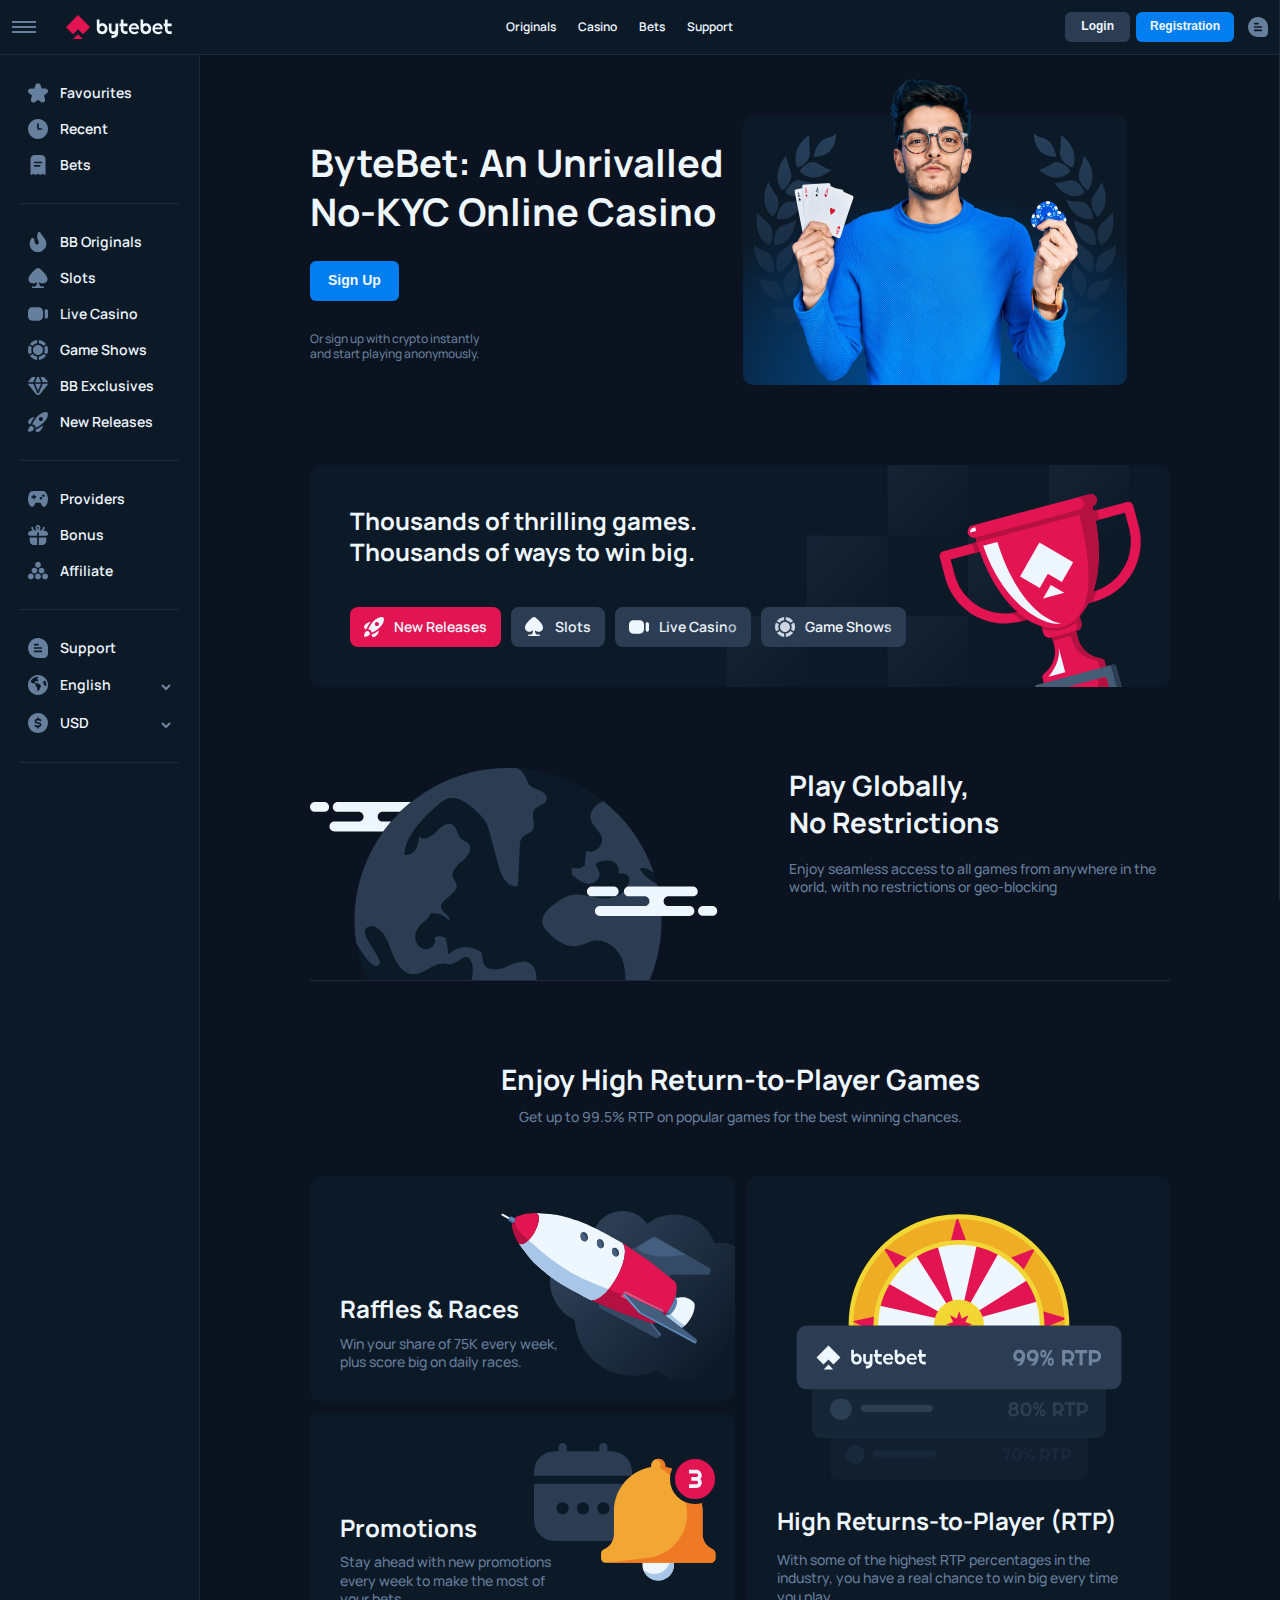
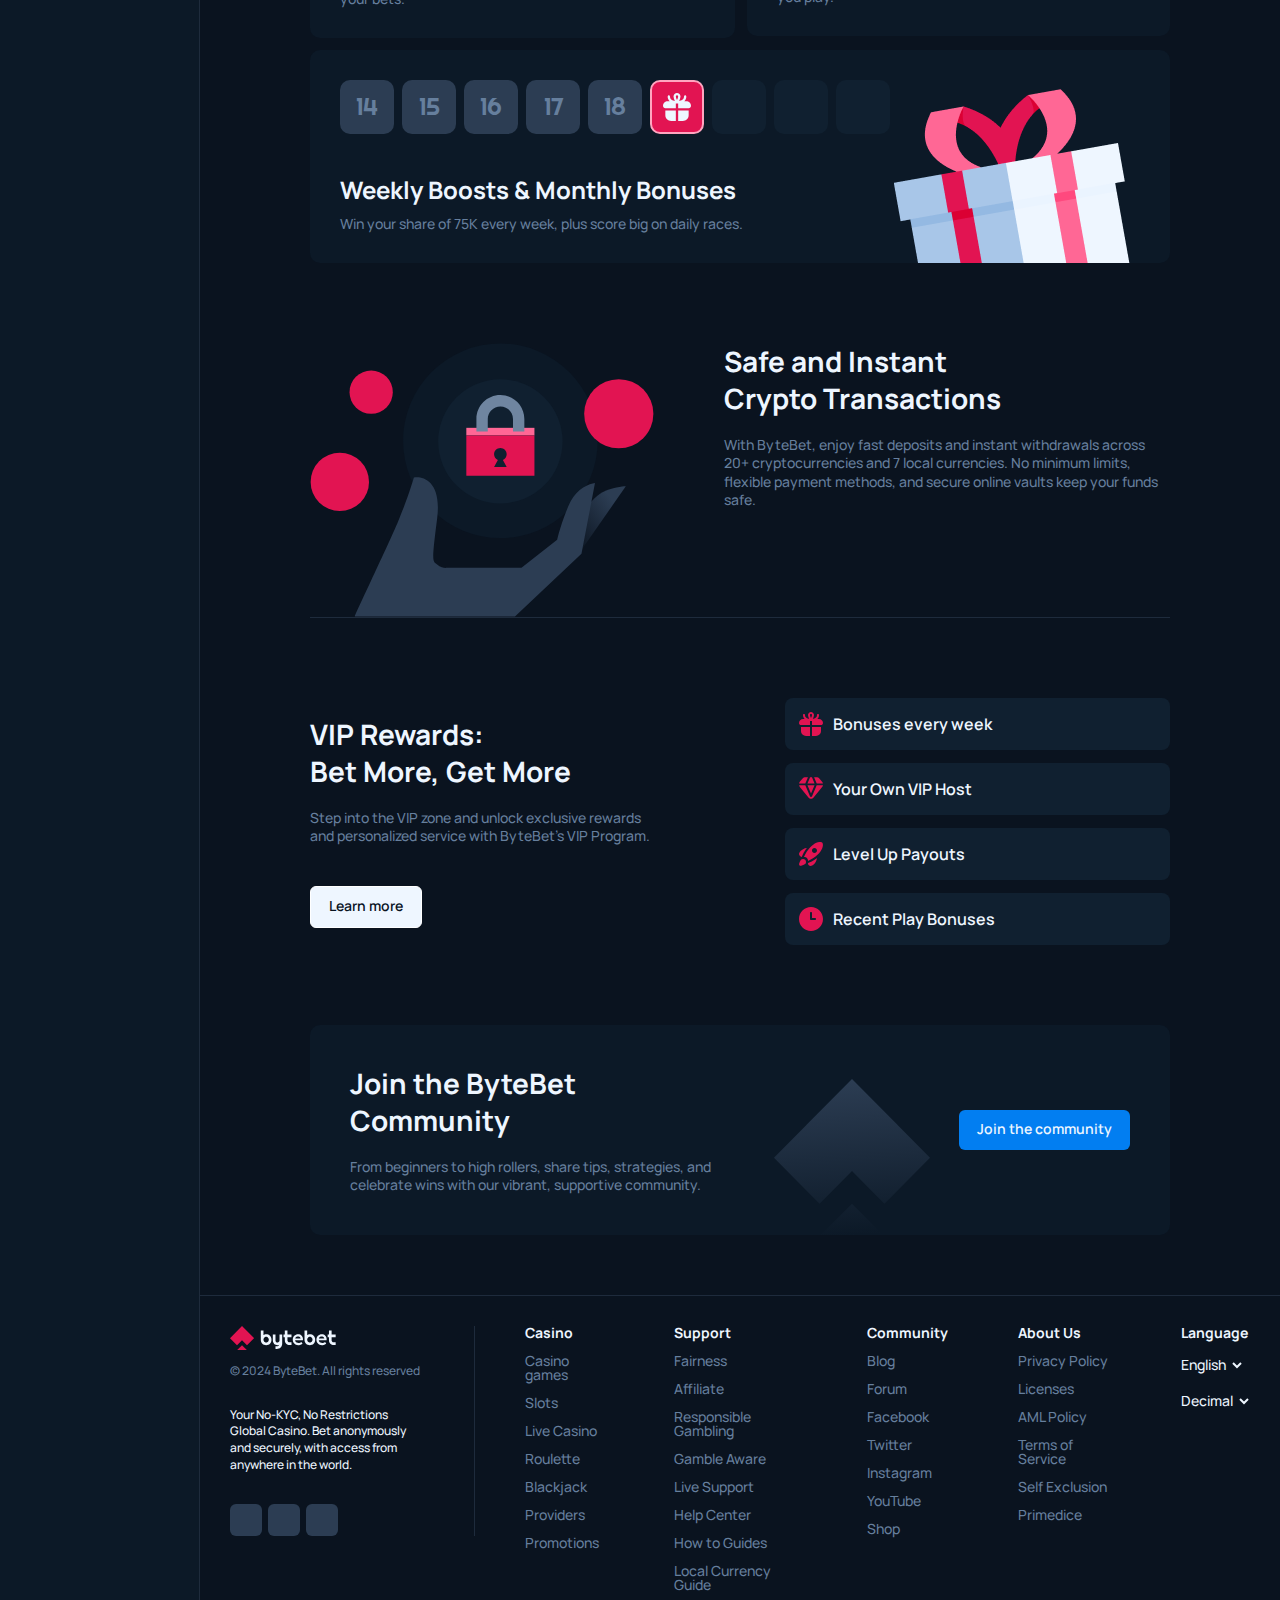
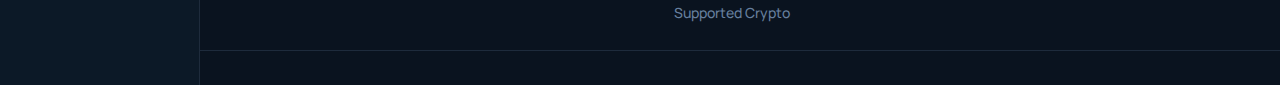
<file: index.html>
<!DOCTYPE html>
<html lang="en">
  <head>
    <meta charset="UTF-8" />
    <meta name="viewport" content="width=device-width, initial-scale=1.0" />
    <meta name="description" content="ByteBet - Online casino and sports betting" />
    <meta name="keywords" content="casino, betting, games, slots, roulette, poker, blackjack" />
    <meta name="author" content="ByteBet" />
    <meta property="og:title" content="ByteBet - Online Casino" />
    <meta property="og:description" content="Play the best casino games at ByteBet" />
    <meta property="og:type" content="website" />
    <meta name="robots" content="index, follow" />

    <link rel="stylesheet" href="/assets/css/style.css" />

    <script src="https://cdnjs.cloudflare.com/ajax/libs/jquery/3.7.1/jquery.min.js"></script>
    <script src="/assets/js/app.js"></script>

    <title>ByteBet</title>
  </head>
  <body>
    <div class="modal_background"></div>
    <div class="wrapper">
      <div class="header">
        <div class="header_brend">
          <div class="header_menu">
            <span></span>
            <span></span>
            <span></span>
          </div>
          <a href="/" class="header_logo">
            <img src="/assets/images/logo.svg" alt="" />
          </a>
        </div>
        <div class="header_nav">
          <a href="#" class="header_nav_link">Originals</a>
          <a href="casino.html" class="header_nav_link">Casino</a>
          <a href="bets.html" class="header_nav_link">Bets</a>
          <a href="#" class="header_nav_link">Support</a>
        </div>
        <div class="header_other">
          <div class="header_auth_wrapper">
            <button type="button" class="header_btn_login openModalLogin">
              Login
            </button>
            <button type="button" class="header_btn_reg openModalReg">
              Registration
            </button>
          </div>
          <div class="header_chat open_chat">
            <svg
              width="20"
              height="20"
              viewBox="0 0 20 20"
              fill="none"
              xmlns="http://www.w3.org/2000/svg"
            >
              <g clip-path="url(#clip0_35_894)">
                <path
                  d="M16.3958 2.29831C15.34 1.41969 14.1136 0.769278 12.794 0.38806C11.4744 0.00684071 10.0901 -0.0969218 8.72834 0.0833103C6.20923 0.410575 3.90908 1.68429 2.29495 3.64582C0.68081 5.60735 -0.126318 8.10966 0.0374492 10.6447C0.201217 13.1797 1.3236 15.5573 3.17671 17.2949C5.02981 19.0324 7.47473 19.9996 10.015 20H15.8333C16.938 19.9987 17.997 19.5592 18.7782 18.7781C19.5593 17.997 19.9987 16.938 20 15.8333V9.42415V9.37165C19.9118 8.00952 19.5467 6.67969 18.927 5.46349C18.3073 4.24729 17.446 3.17028 16.3958 2.29831ZM6.66668 5.83331H10C10.221 5.83331 10.433 5.92111 10.5893 6.07739C10.7455 6.23367 10.8333 6.44563 10.8333 6.66664C10.8333 6.88766 10.7455 7.09962 10.5893 7.2559C10.433 7.41218 10.221 7.49998 10 7.49998H6.66668C6.44567 7.49998 6.2337 7.41218 6.07742 7.2559C5.92114 7.09962 5.83335 6.88766 5.83335 6.66664C5.83335 6.44563 5.92114 6.23367 6.07742 6.07739C6.2337 5.92111 6.44567 5.83331 6.66668 5.83331ZM13.3333 14.1666H6.66668C6.44567 14.1666 6.2337 14.0789 6.07742 13.9226C5.92114 13.7663 5.83335 13.5543 5.83335 13.3333C5.83335 13.1123 5.92114 12.9003 6.07742 12.7441C6.2337 12.5878 6.44567 12.5 6.66668 12.5H13.3333C13.5544 12.5 13.7663 12.5878 13.9226 12.7441C14.0789 12.9003 14.1667 13.1123 14.1667 13.3333C14.1667 13.5543 14.0789 13.7663 13.9226 13.9226C13.7663 14.0789 13.5544 14.1666 13.3333 14.1666ZM13.3333 10.8333H6.66668C6.44567 10.8333 6.2337 10.7455 6.07742 10.5892C5.92114 10.433 5.83335 10.221 5.83335 9.99998C5.83335 9.77897 5.92114 9.567 6.07742 9.41072C6.2337 9.25444 6.44567 9.16665 6.66668 9.16665H13.3333C13.5544 9.16665 13.7663 9.25444 13.9226 9.41072C14.0789 9.567 14.1667 9.77897 14.1667 9.99998C14.1667 10.221 14.0789 10.433 13.9226 10.5892C13.7663 10.7455 13.5544 10.8333 13.3333 10.8333Z"
                  fill="#667F9D"
                />
              </g>
              <defs>
                <clipPath id="clip0_35_894">
                  <rect width="20" height="20" fill="white" />
                </clipPath>
              </defs>
            </svg>
          </div>
        </div>
      </div>
      <div class="main">
        <div class="sidebar">
          <div class="sidebar_search">
            <div class="casino_search_wrapper" style="margin-top: 20px">
              <div class="casino_search_wrapper_icon">
                <svg
                  width="16"
                  height="16"
                  viewBox="0 0 16 16"
                  fill="none"
                  xmlns="http://www.w3.org/2000/svg"
                >
                  <path
                    d="M7.33333 12.6667C10.2789 12.6667 12.6667 10.2789 12.6667 7.33333C12.6667 4.38781 10.2789 2 7.33333 2C4.38781 2 2 4.38781 2 7.33333C2 10.2789 4.38781 12.6667 7.33333 12.6667Z"
                    stroke="#667F9D"
                    stroke-width="2"
                    stroke-linecap="round"
                    stroke-linejoin="round"
                  />
                  <path
                    d="M14 14.0001L11.1 11.1001"
                    stroke="#667F9D"
                    stroke-width="2"
                    stroke-linecap="round"
                    stroke-linejoin="round"
                  />
                </svg>
              </div>
              <div class="casino_search_input_wrapper">
                <input
                  type="text"
                  class="casino_search_input"
                  placeholder="Search your game"
                />
              </div>
            </div>
          </div>
          <div class="sidebar_items">
            <a href="#" class="sidebar_item">
              <div class="sidebar_item_icon">
                <svg
                  width="20"
                  height="20"
                  viewBox="0 0 20 20"
                  fill="none"
                  xmlns="http://www.w3.org/2000/svg"
                >
                  <path
                    d="M0.136626 7.32821C0.307087 6.78563 0.64764 6.31231 1.10792 5.97824C1.5682 5.64417 2.12376 5.4671 2.69246 5.47321H6.33329L7.43913 2.02655C7.61303 1.48401 7.95474 1.01073 8.41499 0.674935C8.87524 0.339144 9.43024 0.158203 9.99996 0.158203C10.5697 0.158203 11.1247 0.339144 11.5849 0.674935C12.0452 1.01073 12.3869 1.48401 12.5608 2.02655L13.6666 5.47321H17.3075C17.8743 5.47402 18.4265 5.65395 18.885 5.9873C19.3435 6.32065 19.6849 6.79037 19.8605 7.32937C20.0361 7.86837 20.0369 8.44907 19.8627 8.98854C19.6886 9.528 19.3484 9.99864 18.8908 10.3332L15.9275 12.4999L17.0541 15.989C17.2362 16.5302 17.2385 17.1157 17.0607 17.6583C16.8829 18.2009 16.5345 18.6714 16.0675 18.9999C15.6084 19.3389 15.0521 19.5205 14.4815 19.5176C13.9109 19.5148 13.3564 19.3276 12.9008 18.984L9.99996 16.849L7.09829 18.9815C6.64008 19.3186 6.0868 19.5017 5.51799 19.5044C4.94917 19.5072 4.39413 19.3295 3.93266 18.997C3.47118 18.6644 3.12705 18.1941 2.94972 17.6536C2.7724 17.1131 2.77102 16.5304 2.94579 15.989L4.07246 12.4999L1.10579 10.3332C0.642947 10.0028 0.298776 9.53221 0.124226 8.991C-0.0503241 8.44979 -0.0459774 7.86676 0.136626 7.32821Z"
                    fill="#667F9D"
                  />
                </svg>
              </div>
              <div class="sidebar_item_name">Favourites</div>
            </a>
            <a href="#" class="sidebar_item">
              <div class="sidebar_item_icon">
                <svg
                  width="20"
                  height="20"
                  viewBox="0 0 20 20"
                  fill="none"
                  xmlns="http://www.w3.org/2000/svg"
                >
                  <path
                    d="M10 0C4.48583 0 0 4.48583 0 10C0 15.5142 4.48583 20 10 20C15.5142 20 20 15.5142 20 10C20 4.48583 15.5142 0 10 0ZM13.3333 10.8333H10C9.54 10.8333 9.16667 10.4608 9.16667 10V5C9.16667 4.53917 9.54 4.16667 10 4.16667C10.46 4.16667 10.8333 4.53917 10.8333 5V9.16667H13.3333C13.7942 9.16667 14.1667 9.53917 14.1667 10C14.1667 10.4608 13.7942 10.8333 13.3333 10.8333Z"
                    fill="#667F9D"
                  />
                </svg>
              </div>
              <div class="sidebar_item_name">Recent</div>
            </a>
            <a href="bets.html" class="sidebar_item">
              <div class="sidebar_item_icon">
                <svg
                  width="16"
                  height="20"
                  viewBox="0 0 16 20"
                  fill="none"
                  xmlns="http://www.w3.org/2000/svg"
                >
                  <path
                    d="M4.66667 0C3.562 0.00132321 2.50296 0.440735 1.72185 1.22185C0.940735 2.00296 0.501323 3.062 0.5 4.16667V19.1667C0.500117 19.3182 0.541572 19.4669 0.619901 19.5967C0.698231 19.7264 0.810468 19.8324 0.944531 19.9031C1.07859 19.9738 1.22941 20.0066 1.38073 19.998C1.53206 19.9894 1.67817 19.9397 1.80333 19.8542L3.55833 18.655L5.31333 19.8542C5.45199 19.9491 5.61612 19.9999 5.78417 19.9999C5.95222 19.9999 6.11634 19.9491 6.255 19.8542L8.005 18.655L9.755 19.8542C9.89374 19.9493 10.058 20.0002 10.2262 20.0002C10.3945 20.0002 10.5588 19.9493 10.6975 19.8542L12.4475 18.6558L14.1975 19.8533C14.3226 19.9386 14.4685 19.9881 14.6197 19.9966C14.7708 20.0052 14.9214 19.9724 15.0553 19.9018C15.1892 19.8312 15.3013 19.7255 15.3797 19.596C15.458 19.4664 15.4996 19.318 15.5 19.1667V4.16667C15.4987 3.062 15.0593 2.00296 14.2782 1.22185C13.497 0.440735 12.438 0.00132321 11.3333 0L4.66667 0ZM9.66667 11.6667H4.66667C4.44565 11.6667 4.23369 11.5789 4.07741 11.4226C3.92113 11.2663 3.83333 11.0543 3.83333 10.8333C3.83333 10.6123 3.92113 10.4004 4.07741 10.2441C4.23369 10.0878 4.44565 10 4.66667 10H9.66667C9.88768 10 10.0996 10.0878 10.2559 10.2441C10.4122 10.4004 10.5 10.6123 10.5 10.8333C10.5 11.0543 10.4122 11.2663 10.2559 11.4226C10.0996 11.5789 9.88768 11.6667 9.66667 11.6667ZM12.1667 7.5C12.1667 7.72101 12.0789 7.93297 11.9226 8.08925C11.7663 8.24554 11.5543 8.33333 11.3333 8.33333H4.66667C4.44565 8.33333 4.23369 8.24554 4.07741 8.08925C3.92113 7.93297 3.83333 7.72101 3.83333 7.5C3.83333 7.27899 3.92113 7.06702 4.07741 6.91074C4.23369 6.75446 4.44565 6.66667 4.66667 6.66667H11.3333C11.5543 6.66667 11.7663 6.75446 11.9226 6.91074C12.0789 7.06702 12.1667 7.27899 12.1667 7.5Z"
                    fill="#667F9D"
                  />
                </svg>
              </div>
              <div class="sidebar_item_name">Bets</div>
            </a>
          </div>
          <div class="sidebar_items">
            <a href="#" class="sidebar_item">
              <div class="sidebar_item_icon">
                <svg
                  width="18"
                  height="20"
                  viewBox="0 0 18 20"
                  fill="none"
                  xmlns="http://www.w3.org/2000/svg"
                >
                  <path
                    d="M8.99996 19.9999H8.95246C4.38413 19.9999 0.666626 16.2616 0.666626 11.6666C0.666626 10.0591 1.22163 8.27488 2.22829 6.64072C2.62079 6.00322 3.37246 5.70238 4.09579 5.89405C4.81996 6.08488 5.32413 6.71655 5.34996 7.46488C5.42996 9.74822 5.97746 12.4766 8.13163 12.5007C9.03246 12.5082 9.74579 11.8782 9.82079 11.0616C9.89913 10.2066 9.58996 9.53655 9.19913 8.68905C8.73913 7.68905 8.16579 6.44572 8.16579 4.60488C8.16579 3.18238 8.45329 1.76155 8.73829 0.984051C8.95079 0.406551 9.45163 0.0273841 10.0466 -0.00678252C10.6625 -0.0401159 11.225 0.299051 11.5075 0.861551C12.1758 2.19072 13.1225 3.41905 14.0375 4.60738C15.6808 6.74238 17.38 8.94988 17.3341 11.6799C17.3341 16.2332 13.5983 19.9716 9.00579 19.9991H9.00079L8.99996 19.9999Z"
                    fill="#667F9D"
                  />
                </svg>
              </div>
              <div class="sidebar_item_name">BB Originals</div>
            </a>
            <a href="casino.html" class="sidebar_item">
              <div class="sidebar_item_icon">
                <svg
                  width="18"
                  height="19"
                  viewBox="0 0 18 19"
                  fill="none"
                  xmlns="http://www.w3.org/2000/svg"
                >
                  <path
                    d="M17.9964 10.2507C17.9964 7.00083 12.2886 1.97813 10.5384 0.552407C10.1024 0.194912 9.55962 0 9 0C8.44037 0 7.89756 0.194912 7.46161 0.552407C5.71139 1.97813 0.00356286 7 0.00356286 10.2507C-0.0835796 12.6317 0.999757 14.6669 4.91071 14.6669C6.11521 14.6372 7.26383 14.1432 8.12489 13.2845C7.97767 15.3377 7.45834 17.6064 5.72857 17.6064H3.27499V19H14.725V17.6064H12.2714C10.5417 17.6064 10.0223 15.3335 9.8751 13.2845C10.7362 14.1432 11.8848 14.6372 13.0893 14.6669C16.9998 14.6669 18.0836 12.6317 17.9964 10.2507Z"
                    fill="#667F9D"
                  />
                </svg>
              </div>
              <div class="sidebar_item_name">Slots</div>
            </a>
            <a href="#" class="sidebar_item">
              <div class="sidebar_item_icon">
                <svg
                  width="20"
                  height="14"
                  viewBox="0 0 20 14"
                  fill="none"
                  xmlns="http://www.w3.org/2000/svg"
                >
                  <path
                    d="M4.16667 13.6666H10.8333C13.1308 13.6666 15 11.7974 15 9.49992V4.49992C15 2.20242 13.1308 0.333252 10.8333 0.333252H4.16667C1.86917 0.333252 0 2.20242 0 4.49992V9.49992C0 11.7974 1.86917 13.6666 4.16667 13.6666ZM20 3.92742V10.0266C20 10.6574 19.65 11.2241 19.0858 11.5058C18.85 11.6233 18.5967 11.6816 18.345 11.6816C17.9942 11.6816 17.6475 11.5691 17.3542 11.3491C17.3233 11.3258 16.6667 10.6741 16.6667 10.6741V3.28659C16.6667 3.28659 17.3217 2.62909 17.3542 2.60492C17.8575 2.22659 18.52 2.16575 19.0858 2.44825C19.6517 2.73075 20 3.29659 20 3.92742Z"
                    fill="#667F9D"
                  />
                </svg>
              </div>
              <div class="sidebar_item_name">Live Casino</div>
            </a>
            <a href="#" class="sidebar_item">
              <div class="sidebar_item_icon">
                <svg
                  width="20"
                  height="20"
                  viewBox="0 0 20 20"
                  fill="none"
                  xmlns="http://www.w3.org/2000/svg"
                >
                  <g clip-path="url(#clip0_35_1506)">
                    <path
                      d="M1.87583 4.14833C3.54 1.82917 6.16417 0.249167 9.16667 0V3.34917C7.37833 3.57333 5.81083 4.5075 4.75167 5.86167L1.87667 4.14917L1.87583 4.14833ZM10.8333 3.34833C12.6217 3.5725 14.1892 4.50667 15.2483 5.86083L18.1233 4.14833C16.46 1.82917 13.8358 0.249167 10.8333 0V3.34833ZM15 9.9575C15 7.2 12.7575 4.9575 10 4.9575C7.2425 4.9575 5 7.2 5 9.9575C5 12.715 7.2425 14.9575 10 14.9575C12.7575 14.9575 15 12.715 15 9.9575ZM18.9775 14.335C19.6258 13.0108 20 11.5283 20 9.9575C20 8.38667 19.6258 6.90417 18.9767 5.58L16.1058 7.29083C16.4642 8.10833 16.6667 9.01 16.6667 9.95833C16.6667 10.9067 16.4642 11.8075 16.1058 12.6258L18.9775 14.3367V14.335ZM15.2483 14.0542C14.1892 15.4083 12.6217 16.3417 10.8333 16.5667V19.9158C13.8358 19.6667 16.46 18.0867 18.1233 15.7675L15.2483 14.0542ZM3.89417 12.625C3.53583 11.8075 3.33333 10.9067 3.33333 9.9575C3.33333 9.00833 3.53583 8.1075 3.89417 7.29L1.02333 5.58C0.375 6.90417 0 8.38667 0 9.9575C0 11.5283 0.374167 13.0108 1.0225 14.335L3.89417 12.625ZM9.16667 16.5667C7.37833 16.3425 5.81083 15.4083 4.75167 14.0542L1.87667 15.7675C3.54 18.0867 6.165 19.6667 9.16667 19.9158V16.5667Z"
                      fill="#667F9D"
                    />
                  </g>
                  <defs>
                    <clipPath id="clip0_35_1506">
                      <rect width="20" height="20" fill="white" />
                    </clipPath>
                  </defs>
                </svg>
              </div>
              <div class="sidebar_item_name">Game Shows</div>
            </a>
            <a href="#" class="sidebar_item">
              <div class="sidebar_item_icon">
                <svg
                  width="20"
                  height="20"
                  viewBox="0 0 20 20"
                  fill="none"
                  xmlns="http://www.w3.org/2000/svg"
                >
                  <path
                    d="M20 7.75008C19.8921 8.29466 19.6516 8.811 19.2958 9.26209L11.9767 18.1272C11.7446 18.397 11.4474 18.6158 11.1076 18.767C10.7677 18.9182 10.3941 18.9979 10.015 19C9.63595 19.0021 9.26129 18.9265 8.91941 18.7791C8.57753 18.6317 8.27738 18.4162 8.04167 18.1489L0.686667 9.10009C0.374233 8.69264 0.153677 8.23397 0.0375 7.75008H5.26083L9.22167 17.0194C9.28194 17.1612 9.38862 17.2833 9.52759 17.3693C9.66657 17.4554 9.8313 17.5015 10 17.5015C10.1687 17.5015 10.3334 17.4554 10.4724 17.3693C10.6114 17.2833 10.7181 17.1612 10.7783 17.0194L14.7392 7.75008H20ZM14.75 6.25006H19.9642C19.8374 5.74261 19.5941 5.26463 19.25 4.84679L17.1183 2.25627C16.8096 1.86795 16.4026 1.55144 15.9308 1.33297C15.4591 1.1145 14.9363 1.00036 14.4058 1H12.5725L14.75 6.25006ZM9.25667 1L7.04083 6.25006H12.9675L10.7958 1H9.25667ZM5.25833 6.25006L7.47333 1H5.53833C5.01232 0.999535 4.49369 1.1114 4.02504 1.3264C3.5564 1.54139 3.15112 1.85339 2.8425 2.23677L0.781667 4.66829C0.387338 5.13332 0.11962 5.67507 0 6.25006H5.25833ZM12.9533 7.75008H7.04667L10 14.6607L12.9533 7.75008Z"
                    fill="#667F9D"
                  />
                </svg>
              </div>
              <div class="sidebar_item_name">BB Exclusives</div>
            </a>
            <a href="#" class="sidebar_item">
              <div class="sidebar_item_icon">
                <svg
                  width="20"
                  height="20"
                  viewBox="0 0 20 20"
                  fill="none"
                  xmlns="http://www.w3.org/2000/svg"
                >
                  <path
                    d="M0.461558 11.3251C0.0085888 10.6587 -0.0819581 9.81017 0.22019 9.06318C0.895464 7.68564 2.02667 6.58432 3.42179 5.94619C4.43187 5.44389 5.52597 5.13236 6.6491 5.02717C6.15972 5.62935 5.6698 6.27185 5.17933 6.95478C4.18113 8.46635 3.32667 10.0681 2.62718 11.739L2.32609 12.4141C1.57187 12.3517 0.886401 11.9513 0.461558 11.3251ZM1.60867 14.8286C0.888042 15.8236 0.370815 16.951 0.0866747 18.1463C-0.0904737 18.9229 0.395503 19.6962 1.17218 19.8733C1.38355 19.9215 1.60304 19.9215 1.81441 19.8732C3.00785 19.5886 4.13351 19.0717 5.12718 18.352C6.10015 17.3795 6.10054 15.8024 5.128 14.8294C4.1555 13.8564 2.57835 13.856 1.60539 14.8286H1.60867ZM8.19187 17.3003L7.51175 17.6022V17.8461C7.51339 18.4303 7.74734 18.9898 8.16203 19.4013C8.55648 19.7849 9.08488 19.9997 9.63511 20.0001C11.5901 19.9719 13.1752 18.192 14.0071 16.5348C14.5167 15.5092 14.8293 14.397 14.9286 13.256C14.3203 13.7537 13.6681 14.2513 12.9719 14.749C11.4609 15.7475 9.85945 16.6017 8.18855 17.3003L8.19187 17.3003ZM19.9532 2.45428C19.8429 6.06478 17.2435 9.64545 12.0056 13.4028C10.5802 14.3268 9.07652 15.1239 7.51175 15.7849V15.318C7.50402 13.7179 6.20882 12.4227 4.60875 12.415H4.14179C4.80437 10.8502 5.60285 9.34646 6.52808 7.92111C10.2762 2.69564 13.8511 0.0928711 17.4558 -0.0249023C19.2523 -0.0249023 19.9532 0.70666 19.9532 2.45428ZM14.9766 7.02361C14.9766 5.87842 14.0483 4.95002 12.903 4.95002C11.7578 4.95002 10.8294 5.87838 10.8294 7.02361C10.8294 8.16881 11.7578 9.09721 12.903 9.09721C14.0483 9.09721 14.9766 8.16881 14.9766 7.02361Z"
                    fill="#667F9D"
                  />
                </svg>
              </div>
              <div class="sidebar_item_name">New Releases</div>
            </a>
          </div>
          <div class="sidebar_items">
            <a href="#" class="sidebar_item">
              <div class="sidebar_item_icon">
                <svg
                  width="20"
                  height="20"
                  viewBox="0 0 20 20"
                  fill="none"
                  xmlns="http://www.w3.org/2000/svg"
                >
                  <path
                    d="M18.4174 4.19482C17.671 2.86795 16.3441 2.12158 14.8514 2.12158H4.98266C3.48992 2.12158 2.16301 2.86795 1.41664 4.19482C0.504414 5.85342 0.00683594 7.67791 0.00683594 9.58529C0.00683594 14.1465 1.83129 17.8783 4.15336 17.8783C5.3973 17.8783 6.3925 16.7173 7.13887 14.3123C7.2218 13.9806 7.55352 13.7318 7.96816 13.7318H12.0318C12.3635 13.7318 12.6952 13.9806 12.8611 14.3123C13.6074 16.7173 14.6026 17.8783 15.8466 17.8783C18.1686 17.8783 19.9931 14.1465 19.9931 9.58529C19.8272 7.67787 19.3296 5.85342 18.4174 4.19482ZM7.47059 8.756H6.64129V9.58529C6.64129 10.0829 6.30957 10.4146 5.81199 10.4146C5.31441 10.4146 4.9827 10.0829 4.9827 9.58529V8.756H4.1534C3.65582 8.756 3.3241 8.42428 3.3241 7.9267C3.3241 7.42912 3.65582 7.0974 4.1534 7.0974H4.9827V6.26811C4.9827 5.77053 5.31441 5.43881 5.81199 5.43881C6.30957 5.43881 6.64129 5.77053 6.64129 6.26811V7.0974H7.47059C7.96816 7.0974 8.29988 7.42912 8.29988 7.9267C8.29988 8.42428 7.96816 8.756 7.47059 8.756ZM12.944 10.4146C12.2805 10.4146 11.7 9.83408 11.7 9.17064C11.7 8.50721 12.2805 7.9267 12.944 7.9267C13.6074 7.9267 14.1879 8.50721 14.1879 9.17064C14.1879 9.83408 13.5245 10.4146 12.944 10.4146ZM15.349 7.9267C14.7685 7.9267 14.105 7.34619 14.105 6.68275C14.105 6.01932 14.7685 5.43881 15.349 5.43881C15.9295 5.43881 16.5929 6.01932 16.5929 6.68275C16.5929 7.34619 16.0124 7.9267 15.349 7.9267Z"
                    fill="#667F9D"
                  />
                </svg>
              </div>
              <div class="sidebar_item_name">Providers</div>
            </a>
            <a href="#" class="sidebar_item">
              <div class="sidebar_item_icon">
                <svg
                  width="20"
                  height="20"
                  viewBox="0 0 20 20"
                  fill="none"
                  xmlns="http://www.w3.org/2000/svg"
                >
                  <path
                    d="M1.66667 12.5H9.16667V20H5.83333C4.72826 20 3.66846 19.561 2.88706 18.7796C2.10565 17.9982 1.66667 16.9384 1.66667 15.8333V12.5ZM20 9.16667C20 9.60869 19.8244 10.0326 19.5118 10.3452C19.1993 10.6577 18.7754 10.8333 18.3333 10.8333H10.8333V7.46417C10.5533 7.48583 10.2742 7.5 10 7.5C9.72583 7.5 9.44667 7.48583 9.16667 7.46417V10.8333H1.66667C1.22464 10.8333 0.800716 10.6577 0.488155 10.3452C0.175595 10.0326 0 9.60869 0 9.16667C0 8.28261 0.35119 7.43476 0.976311 6.80964C1.60143 6.18452 2.44928 5.83333 3.33333 5.83333H4.78167C4.3105 5.418 3.9365 4.90407 3.6862 4.328C3.4359 3.75193 3.31543 3.12784 3.33333 2.5C3.33333 2.27899 3.42113 2.06702 3.57741 1.91074C3.73369 1.75446 3.94565 1.66667 4.16667 1.66667C4.38768 1.66667 4.59964 1.75446 4.75592 1.91074C4.9122 2.06702 5 2.27899 5 2.5C5 4.685 6.97583 5.44167 8.47833 5.70083C7.92376 4.71755 7.58992 3.62531 7.5 2.5C7.5 1.83696 7.76339 1.20107 8.23223 0.732233C8.70107 0.263392 9.33696 0 10 0C10.663 0 11.2989 0.263392 11.7678 0.732233C12.2366 1.20107 12.5 1.83696 12.5 2.5C12.4101 3.62531 12.0762 4.71755 11.5217 5.70083C13.0242 5.44167 15 4.685 15 2.5C15 2.27899 15.0878 2.06702 15.2441 1.91074C15.4004 1.75446 15.6123 1.66667 15.8333 1.66667C16.0543 1.66667 16.2663 1.75446 16.4226 1.91074C16.5789 2.06702 16.6667 2.27899 16.6667 2.5C16.6846 3.12784 16.5641 3.75193 16.3138 4.328C16.0635 4.90407 15.6895 5.418 15.2183 5.83333H16.6667C17.5507 5.83333 18.3986 6.18452 19.0237 6.80964C19.6488 7.43476 20 8.28261 20 9.16667ZM9.16667 2.5C9.26726 3.38569 9.55106 4.24076 10 5.01083C10.4489 4.24076 10.7327 3.38569 10.8333 2.5C10.8333 2.27899 10.7455 2.06702 10.5893 1.91074C10.433 1.75446 10.221 1.66667 10 1.66667C9.77899 1.66667 9.56702 1.75446 9.41074 1.91074C9.25446 2.06702 9.16667 2.27899 9.16667 2.5ZM10.8333 20H14.1667C14.7138 20 15.2557 19.8922 15.7612 19.6828C16.2667 19.4734 16.726 19.1665 17.1129 18.7796C17.4999 18.3927 17.8068 17.9334 18.0162 17.4278C18.2256 16.9223 18.3333 16.3805 18.3333 15.8333V12.5H10.8333V20Z"
                    fill="#667F9D"
                  />
                </svg>
              </div>
              <div class="sidebar_item_name">Bonus</div>
            </a>
            <a href="#" class="sidebar_item">
              <div class="sidebar_item_icon">
                <svg
                  width="20"
                  height="20"
                  viewBox="0 0 20 20"
                  fill="none"
                  xmlns="http://www.w3.org/2000/svg"
                >
                  <path
                    d="M0 15.4166C0 13.8058 1.30583 12.4999 2.91667 12.4999C4.5275 12.4999 5.83333 13.8058 5.83333 15.4166C5.83333 17.0274 4.5275 18.3333 2.91667 18.3333C1.30583 18.3333 0 17.0274 0 15.4166ZM17.0833 18.3333C18.6942 18.3333 20 17.0274 20 15.4166C20 13.8058 18.6942 12.4999 17.0833 12.4999C15.4725 12.4999 14.1667 13.8058 14.1667 15.4166C14.1667 17.0274 15.4725 18.3333 17.0833 18.3333ZM10 18.3333C11.6108 18.3333 12.9167 17.0274 12.9167 15.4166C12.9167 13.8058 11.6108 12.4999 10 12.4999C8.38917 12.4999 7.08333 13.8058 7.08333 15.4166C7.08333 17.0274 8.38917 18.3333 10 18.3333ZM13.5417 12.4999C15.1525 12.4999 16.4583 11.1941 16.4583 9.58325C16.4583 7.97242 15.1525 6.66659 13.5417 6.66659C11.9308 6.66659 10.625 7.97242 10.625 9.58325C10.625 11.1941 11.9308 12.4999 13.5417 12.4999ZM6.45833 12.4999C8.06917 12.4999 9.375 11.1941 9.375 9.58325C9.375 7.97242 8.06917 6.66659 6.45833 6.66659C4.8475 6.66659 3.54167 7.97242 3.54167 9.58325C3.54167 11.1941 4.8475 12.4999 6.45833 12.4999ZM10 6.66659C11.6108 6.66659 12.9167 5.36075 12.9167 3.74992C12.9167 2.13909 11.6108 0.833252 10 0.833252C8.38917 0.833252 7.08333 2.13909 7.08333 3.74992C7.08333 5.36075 8.38917 6.66659 10 6.66659Z"
                    fill="#667F9D"
                  />
                </svg>
              </div>
              <div class="sidebar_item_name">Affiliate</div>
            </a>
          </div>
          <div class="sidebar_items">
            <a href="#" class="sidebar_item">
              <div class="sidebar_item_icon">
                <svg
                  width="20"
                  height="20"
                  viewBox="0 0 20 20"
                  fill="none"
                  xmlns="http://www.w3.org/2000/svg"
                >
                  <path
                    d="M16.3958 2.29831C15.34 1.41969 14.1136 0.769278 12.794 0.38806C11.4743 0.00684072 10.09 -0.0969218 8.72831 0.0833103C6.2092 0.410575 3.90905 1.68429 2.29492 3.64582C0.68078 5.60735 -0.126349 8.10966 0.0374187 10.6447C0.201186 13.1797 1.32357 15.5573 3.17668 17.2949C5.02978 19.0324 7.4747 19.9996 10.015 20H15.8333C16.938 19.9987 17.997 19.5592 18.7781 18.7781C19.5592 17.997 19.9987 16.938 20 15.8333V9.42414V9.37164C19.9118 8.00951 19.5467 6.67969 18.927 5.46349C18.3073 4.24729 17.446 3.17028 16.3958 2.29831ZM6.66665 5.83331H9.99998C10.221 5.83331 10.433 5.92111 10.5892 6.07739C10.7455 6.23367 10.8333 6.44563 10.8333 6.66664C10.8333 6.88766 10.7455 7.09962 10.5892 7.2559C10.433 7.41218 10.221 7.49998 9.99998 7.49998H6.66665C6.44563 7.49998 6.23367 7.41218 6.07739 7.2559C5.92111 7.09962 5.83331 6.88766 5.83331 6.66664C5.83331 6.44563 5.92111 6.23367 6.07739 6.07739C6.23367 5.92111 6.44563 5.83331 6.66665 5.83331ZM13.3333 14.1666H6.66665C6.44563 14.1666 6.23367 14.0788 6.07739 13.9226C5.92111 13.7663 5.83331 13.5543 5.83331 13.3333C5.83331 13.1123 5.92111 12.9003 6.07739 12.7441C6.23367 12.5878 6.44563 12.5 6.66665 12.5H13.3333C13.5543 12.5 13.7663 12.5878 13.9226 12.7441C14.0789 12.9003 14.1666 13.1123 14.1666 13.3333C14.1666 13.5543 14.0789 13.7663 13.9226 13.9226C13.7663 14.0788 13.5543 14.1666 13.3333 14.1666ZM13.3333 10.8333H6.66665C6.44563 10.8333 6.23367 10.7455 6.07739 10.5892C5.92111 10.433 5.83331 10.221 5.83331 9.99998C5.83331 9.77896 5.92111 9.567 6.07739 9.41072C6.23367 9.25444 6.44563 9.16664 6.66665 9.16664H13.3333C13.5543 9.16664 13.7663 9.25444 13.9226 9.41072C14.0789 9.567 14.1666 9.77896 14.1666 9.99998C14.1666 10.221 14.0789 10.433 13.9226 10.5892C13.7663 10.7455 13.5543 10.8333 13.3333 10.8333Z"
                    fill="#667F9D"
                  />
                </svg>
              </div>
              <div class="sidebar_item_name">Support</div>
            </a>
            <a href="#" class="sidebar_item">
              <div class="sidebar_item_icon">
                <svg
                  width="20"
                  height="20"
                  viewBox="0 0 20 20"
                  fill="none"
                  xmlns="http://www.w3.org/2000/svg"
                >
                  <path
                    d="M10 0C4.48583 0 0 4.48583 0 10C0 15.5142 4.48583 20 10 20C15.5142 20 20 15.5142 20 10C20 4.48583 15.5142 0 10 0ZM12.945 11.2592L11.0775 15.3058C10.9292 15.6275 10.6075 15.8333 10.2533 15.8333H10.0758C9.57417 15.8333 9.1675 15.4267 9.1675 14.925V12.9542C9.1675 12.6633 9.05167 12.3842 8.84583 12.1783L7.85417 11.1867C7.6275 10.96 7.5 10.6525 7.5 10.3325V9.53C7.5 9.2975 7.4075 9.07417 7.2425 8.90917L6.93167 8.59833C6.76167 8.42833 6.53167 8.33333 6.29167 8.33333H4.6675C4.3475 8.33333 4.04167 8.2025 3.82083 7.97L2.43917 6.5175C3.76167 3.65917 6.64917 1.66667 10 1.66667C10.1717 1.66667 10.3392 1.6825 10.5075 1.6925C10.0633 2.36583 9.66083 2.985 9.41667 3.36333C9.2625 3.60083 9.25917 3.90333 9.405 4.14667L10.1025 5.31C10.2875 5.6175 10.2383 6.01167 9.985 6.26583L9.9825 6.26833C9.74417 6.50667 9.38083 6.56583 9.07917 6.415L8.34583 6.04833C8.09 5.92 7.78083 5.97083 7.57833 6.1725L7.1375 6.61333C6.8775 6.87333 6.8775 7.29417 7.1375 7.55333L7.63083 8.04667C7.81417 8.23 8.06333 8.33333 8.3225 8.33333H9.515C9.8325 8.33333 10.1433 8.4225 10.4125 8.59083L12.5475 9.925C12.9967 10.2058 13.1675 10.7775 12.945 11.2592ZM16.27 10.2167C15.9933 10.0792 15.7908 9.8275 15.7158 9.5275L15.1933 7.43833C15.0792 6.98167 15.2817 6.50417 15.6892 6.26917L17.0083 5.50833C17.8433 6.80583 18.3333 8.34583 18.3333 10C18.3333 10.4067 18.2942 10.8025 18.2375 11.1933L16.27 10.2167Z"
                    fill="#667F9D"
                  />
                </svg>
              </div>
              <div class="sidebar_item_name">English</div>
              <div class="sidebar_item_arrow">
                <svg width="10" height="7" viewBox="0 0 10 7" fill="none" xmlns="http://www.w3.org/2000/svg">
                  <path d="M9 1L5 5L1 1" stroke="#6F85A0" stroke-width="2"></path>
                </svg>
              </div>
            </a>
            <a href="#" class="sidebar_item">
              <div class="sidebar_item_icon">
                <svg
                  width="20"
                  height="20"
                  viewBox="0 0 20 20"
                  fill="none"
                  xmlns="http://www.w3.org/2000/svg"
                >
                  <path
                    d="M10 0C4.48583 0 0 4.48583 0 10C0.5025 23.2483 19.5 23.245 20 10C20 4.48583 15.5142 0 10 0ZM10.8333 14.1667V15C10.8292 16.09 9.17083 16.0892 9.16667 15V14.1667H8.94333C8.05417 14.1667 7.22417 13.6883 6.77833 12.9175C6.5475 12.5183 6.68417 12.0092 7.08167 11.7792C7.48083 11.5467 7.99083 11.685 8.22 12.0825C8.36917 12.3408 8.64583 12.5 8.9425 12.5H10.8325C11.6633 12.5542 12.035 11.2083 11.1292 11.0333L8.595 10.6108C5.67667 10.07 6.305 5.81667 9.16583 5.83333V5C9.17083 3.91 10.8283 3.91083 10.8325 5V5.83333H11.0558C11.945 5.83333 12.775 6.3125 13.2208 7.08333C13.4517 7.48167 13.315 7.99083 12.9175 8.22167C12.5175 8.4525 12.0083 8.31583 11.7792 7.9175C11.63 7.66 11.3533 7.50083 11.0567 7.50083H9.16667C8.33583 7.44667 7.965 8.7925 8.87 8.9675L11.4042 9.39C14.3225 9.93083 13.6942 14.1833 10.8333 14.1667Z"
                    fill="#667F9D"
                  />
                </svg>
              </div>
              <div class="sidebar_item_name">USD</div>
              <div class="sidebar_item_arrow">
                <svg width="10" height="7" viewBox="0 0 10 7" fill="none" xmlns="http://www.w3.org/2000/svg">
                  <path d="M9 1L5 5L1 1" stroke="#6F85A0" stroke-width="2"></path>
                </svg>
              </div>
            </a>
          </div>
        </div>
        <div class="main_content main_content_mobile">
          <div class="index_wrapper">
            <div class="start_wrapper">
              <div class="start_left">
                <div class="start_title">
                  ByteBet: An Unrivalled <br />
                  No-KYC Online Casino
                </div>
                <div class="start_flex">
                  <button class="start_btn">Sign Up</button>
                  <div class="start_desc">
                    Or sign up with crypto instantly and start playing
                    anonymously.
                  </div>
                </div>
              </div>
              <div class="start_img_container">
                <div class="start_img">
                  <img
                    src="/assets/images/abmas.png"
                    style="max-height: 308px;"
                    
                    alt=""
                  />
                </div>
              </div>
            </div>
            <div class="thousands_section">
              <div class="thousands_title">
                Thousands of thrilling games.<br />
                Thousands of ways to win big.
              </div>
              <div class="thousands_items">
                <div class="thousands_item active">
                  <div class="thousands_item_icon">
                    <svg
                      width="20"
                      height="20"
                      viewBox="0 0 20 20"
                      fill="none"
                      xmlns="http://www.w3.org/2000/svg"
                    >
                      <path
                        d="M0.461558 11.3251C0.0085888 10.6587 -0.0819581 9.81017 0.22019 9.06318C0.895464 7.68564 2.02667 6.58432 3.42179 5.94619C4.43187 5.44389 5.52597 5.13236 6.6491 5.02717C6.15972 5.62935 5.6698 6.27185 5.17933 6.95478C4.18113 8.46635 3.32667 10.0681 2.62718 11.739L2.32609 12.4141C1.57187 12.3517 0.886401 11.9513 0.461558 11.3251ZM1.60867 14.8286C0.888042 15.8236 0.370815 16.951 0.0866747 18.1463C-0.0904737 18.9229 0.395503 19.6962 1.17218 19.8733C1.38355 19.9215 1.60304 19.9215 1.81441 19.8732C3.00785 19.5886 4.13351 19.0717 5.12718 18.352C6.10015 17.3795 6.10054 15.8024 5.128 14.8294C4.1555 13.8564 2.57835 13.856 1.60539 14.8286H1.60867ZM8.19187 17.3003L7.51175 17.6022V17.8461C7.51339 18.4303 7.74734 18.9898 8.16203 19.4013C8.55648 19.7849 9.08488 19.9997 9.63511 20.0001C11.5901 19.9719 13.1752 18.192 14.0071 16.5348C14.5167 15.5092 14.8293 14.397 14.9286 13.256C14.3203 13.7537 13.6681 14.2513 12.9719 14.749C11.4609 15.7475 9.85945 16.6017 8.18855 17.3003L8.19187 17.3003ZM19.9532 2.45428C19.8429 6.06478 17.2435 9.64545 12.0056 13.4028C10.5802 14.3268 9.07652 15.1239 7.51175 15.7849V15.318C7.50402 13.7179 6.20882 12.4227 4.60875 12.415H4.14179C4.80437 10.8502 5.60285 9.34646 6.52808 7.92111C10.2762 2.69564 13.8511 0.0928711 17.4558 -0.0249023C19.2523 -0.0249023 19.9532 0.70666 19.9532 2.45428ZM14.9766 7.02361C14.9766 5.87842 14.0483 4.95002 12.903 4.95002C11.7578 4.95002 10.8294 5.87838 10.8294 7.02361C10.8294 8.16881 11.7578 9.09721 12.903 9.09721C14.0483 9.09721 14.9766 8.16881 14.9766 7.02361Z"
                        fill="#EEF6FF"
                      />
                    </svg>
                  </div>
                  <div class="thousands_item_name">New Releases</div>
                </div>
                <div class="thousands_item">
                  <div class="thousands_item_icon">
                    <svg
                      width="18"
                      height="19"
                      viewBox="0 0 18 19"
                      fill="none"
                      xmlns="http://www.w3.org/2000/svg"
                    >
                      <path
                        d="M17.9964 10.2507C17.9964 7.00083 12.2886 1.97813 10.5384 0.552407C10.1024 0.194912 9.55962 0 9 0C8.44037 0 7.89756 0.194912 7.46161 0.552407C5.71139 1.97813 0.00356286 7 0.00356286 10.2507C-0.0835796 12.6317 0.999757 14.6669 4.91071 14.6669C6.11521 14.6372 7.26383 14.1432 8.12489 13.2845C7.97767 15.3377 7.45834 17.6064 5.72857 17.6064H3.27499V19H14.725V17.6064H12.2714C10.5417 17.6064 10.0223 15.3335 9.8751 13.2845C10.7362 14.1432 11.8848 14.6372 13.0893 14.6669C16.9998 14.6669 18.0836 12.6317 17.9964 10.2507Z"
                        fill="#EEF6FF"
                      />
                    </svg>
                  </div>
                  <div class="thousands_item_name">Slots</div>
                </div>
                <div class="thousands_item">
                  <div class="thousands_item_icon">
                    <svg
                      width="20"
                      height="14"
                      viewBox="0 0 20 14"
                      fill="none"
                      xmlns="http://www.w3.org/2000/svg"
                    >
                      <path
                        d="M4.16667 13.6666H10.8333C13.1308 13.6666 15 11.7974 15 9.49992V4.49992C15 2.20242 13.1308 0.333252 10.8333 0.333252H4.16667C1.86917 0.333252 0 2.20242 0 4.49992V9.49992C0 11.7974 1.86917 13.6666 4.16667 13.6666ZM20 3.92742V10.0266C20 10.6574 19.65 11.2241 19.0858 11.5058C18.85 11.6233 18.5967 11.6816 18.345 11.6816C17.9942 11.6816 17.6475 11.5691 17.3542 11.3491C17.3233 11.3258 16.6667 10.6741 16.6667 10.6741V3.28659C16.6667 3.28659 17.3217 2.62909 17.3542 2.60492C17.8575 2.22659 18.52 2.16575 19.0858 2.44825C19.6517 2.73075 20 3.29659 20 3.92742Z"
                        fill="#EEF6FF"
                      />
                    </svg>
                  </div>
                  <div class="thousands_item_name">Live Casino</div>
                </div>
                <div class="thousands_item">
                  <div class="thousands_item_icon">
                    <svg
                      width="20"
                      height="20"
                      viewBox="0 0 20 20"
                      fill="none"
                      xmlns="http://www.w3.org/2000/svg"
                    >
                      <path
                        d="M1.87583 4.14833C3.54 1.82917 6.16417 0.249167 9.16667 0V3.34917C7.37833 3.57333 5.81083 4.5075 4.75167 5.86167L1.87667 4.14917L1.87583 4.14833ZM10.8333 3.34833C12.6217 3.5725 14.1892 4.50667 15.2483 5.86083L18.1233 4.14833C16.46 1.82917 13.8358 0.249167 10.8333 0V3.34833ZM15 9.9575C15 7.2 12.7575 4.9575 10 4.9575C7.2425 4.9575 5 7.2 5 9.9575C5 12.715 7.2425 14.9575 10 14.9575C12.7575 14.9575 15 12.715 15 9.9575ZM18.9775 14.335C19.6258 13.0108 20 11.5283 20 9.9575C20 8.38667 19.6258 6.90417 18.9767 5.58L16.1058 7.29083C16.4642 8.10833 16.6667 9.01 16.6667 9.95833C16.6667 10.9067 16.4642 11.8075 16.1058 12.6258L18.9775 14.3367V14.335ZM15.2483 14.0542C14.1892 15.4083 12.6217 16.3417 10.8333 16.5667V19.9158C13.8358 19.6667 16.46 18.0867 18.1233 15.7675L15.2483 14.0542ZM3.89417 12.625C3.53583 11.8075 3.33333 10.9067 3.33333 9.9575C3.33333 9.00833 3.53583 8.1075 3.89417 7.29L1.02333 5.58C0.375 6.90417 0 8.38667 0 9.9575C0 11.5283 0.374167 13.0108 1.0225 14.335L3.89417 12.625ZM9.16667 16.5667C7.37833 16.3425 5.81083 15.4083 4.75167 14.0542L1.87667 15.7675C3.54 18.0867 6.165 19.6667 9.16667 19.9158V16.5667Z"
                        fill="#EEF6FF"
                      />
                    </svg>
                  </div>
                  <div class="thousands_item_name">Game Shows</div>
                </div>
              </div>
              <div class="thousands_img">
                <img src="/assets/images/thousands.svg" alt="" />
              </div>
            </div>
            <div class="global_section">
              <div class="global_icon">
                <img src="/assets/images/global.svg" alt="" />
              </div>
              <div class="global_other">
                <div class="global_title">
                  Play Globally, <br />
                  No Restrictions
                </div>
                <div class="global_desc">
                  Enjoy seamless access to all games from anywhere in the world,
                  with no restrictions or geo-blocking
                </div>
              </div>
            </div>
            <div class="player_section">
              <div class="player_head">
                <div class="player_head_title">
                  Enjoy High Return-to-Player Games
                </div>
                <div class="player_head_desc">
                  Get up to 99.5% RTP on popular games for the best winning
                  chances.
                </div>
              </div>
              <div class="player_items_wrapper">
                <div class="player_items_vertical">
                  <div class="player_item_vertical">
                    <div class="player_item_head">
                      <div class="player_item_vertical_title">
                        Raffles & Races
                      </div>
                      <div class="player_item_vertical_desc">
                        Win your share of 75K every week, plus score big on
                        daily races.
                      </div>
                    </div>
                    <div class="player_item_vertical_icon">
                      <img src="/assets/images/rocket.svg" class="rocket_img" />
                    </div>
                  </div>
                  <div class="player_item_vertical">
                    <div class="player_item_head">
                      <div class="player_item_vertical_title">Promotions</div>
                      <div class="player_item_vertical_desc">
                        Stay ahead with new promotions every week to make the
                        most of your bets.
                      </div>
                    </div>
                    <div class="player_item_vertical_icon">
                      <img
                        src="/assets/images/promotions.svg"
                        class="promotions_img"
                      />
                    </div>
                  </div>
                </div>
                <div class="player_item_horiz">
                  <div class="player_item_horiz_img">
                    <img src="/assets/images/returns.svg" alt="" />
                  </div>
                  <div class="player_item_horiz_text">
                    <div class="player_item_horiz_title">
                      High Returns-to-Player (RTP)
                    </div>
                    <div class="player_item_horiz_desc">
                      With some of the highest RTP percentages in the industry,
                      you have a real chance to win big every time you play.
                    </div>
                  </div>
                </div>
              </div>
              <div class="player_item_full">
                <div class="player_item_days">
                  <div class="player_item_day">14</div>
                  <div class="player_item_day">15</div>
                  <div class="player_item_day">16</div>
                  <div class="player_item_day">17</div>
                  <div class="player_item_day">18</div>
                  <div class="player_item_day active">
                    <svg
                      width="28"
                      height="28"
                      viewBox="0 0 28 28"
                      fill="none"
                      xmlns="http://www.w3.org/2000/svg"
                    >
                      <path
                        d="M2.33333 17.5H12.8333V28H8.16667C6.61957 28 5.13584 27.3854 4.04188 26.2915C2.94791 25.1975 2.33333 23.7138 2.33333 22.1667V17.5ZM28 12.8333C28 13.4522 27.7542 14.0457 27.3166 14.4832C26.879 14.9208 26.2855 15.1667 25.6667 15.1667H15.1667V10.4498C14.7747 10.4802 14.3838 10.5 14 10.5C13.6162 10.5 13.2253 10.4802 12.8333 10.4498V15.1667H2.33333C1.71449 15.1667 1.121 14.9208 0.683417 14.4832C0.245833 14.0457 0 13.4522 0 12.8333C0 11.5957 0.491665 10.4087 1.36683 9.5335C2.242 8.65833 3.42899 8.16667 4.66667 8.16667H6.69433C6.0347 7.58519 5.5111 6.86569 5.16068 6.0592C4.81025 5.2527 4.6416 4.37898 4.66667 3.5C4.66667 3.19058 4.78958 2.89383 5.00838 2.67504C5.22717 2.45625 5.52391 2.33333 5.83333 2.33333C6.14275 2.33333 6.4395 2.45625 6.65829 2.67504C6.87708 2.89383 7 3.19058 7 3.5C7 6.559 9.76617 7.61833 11.8697 7.98117C11.0933 6.60456 10.6259 5.07543 10.5 3.5C10.5 2.57174 10.8687 1.6815 11.5251 1.02513C12.1815 0.368749 13.0717 0 14 0C14.9283 0 15.8185 0.368749 16.4749 1.02513C17.1313 1.6815 17.5 2.57174 17.5 3.5C17.3741 5.07543 16.9067 6.60456 16.1303 7.98117C18.2338 7.61833 21 6.559 21 3.5C21 3.19058 21.1229 2.89383 21.3417 2.67504C21.5605 2.45625 21.8572 2.33333 22.1667 2.33333C22.4761 2.33333 22.7728 2.45625 22.9916 2.67504C23.2104 2.89383 23.3333 3.19058 23.3333 3.5C23.3584 4.37898 23.1897 5.2527 22.8393 6.0592C22.4889 6.86569 21.9653 7.58519 21.3057 8.16667H23.3333C24.571 8.16667 25.758 8.65833 26.6332 9.5335C27.5083 10.4087 28 11.5957 28 12.8333ZM12.8333 3.5C12.9742 4.73997 13.3715 5.93706 14 7.01517C14.6285 5.93706 15.0258 4.73997 15.1667 3.5C15.1667 3.19058 15.0437 2.89383 14.825 2.67504C14.6062 2.45625 14.3094 2.33333 14 2.33333C13.6906 2.33333 13.3938 2.45625 13.175 2.67504C12.9562 2.89383 12.8333 3.19058 12.8333 3.5ZM15.1667 28H19.8333C20.5994 28 21.3579 27.8491 22.0657 27.556C22.7734 27.2628 23.4164 26.8331 23.9581 26.2915C24.4998 25.7498 24.9295 25.1067 25.2226 24.399C25.5158 23.6913 25.6667 22.9327 25.6667 22.1667V17.5H15.1667V28Z"
                        fill="#EEF6FF"
                      />
                    </svg>
                  </div>
                  <div class="player_item_day disabled"></div>
                  <div class="player_item_day disabled"></div>
                  <div class="player_item_day disabled"></div>
                </div>
                <div class="player_bottom_text">
                  <div class="player_bottom_head">
                    Weekly Boosts & Monthly Bonuses
                  </div>
                  <div class="player_bottom_desc">
                    Win your share of 75K every week, plus score big on daily
                    races.
                  </div>
                </div>
                <div class="player_icon_gift">
                  <img src="/assets/images/gifts.png" alt="" />
                </div>
              </div>
            </div>
            <div class="global_section">
              <div class="lock_icon">
                <img src="/assets/images/lock.svg" alt="" />
              </div>
              <div class="global_other">
                <div class="global_title">
                  Safe and Instant <br />
                  Crypto Transactions
                </div>
                <div class="global_desc">
                  With ByteBet, enjoy fast deposits and instant withdrawals
                  across 20+ cryptocurrencies and 7 local currencies. No minimum
                  limits, flexible payment methods, and secure online vaults
                  keep your funds safe.
                </div>
              </div>
            </div>
            <div class="rewards_section">
              <div class="rewards_section_body">
                <div class="rewards_section_title">
                  VIP Rewards: <br />
                  Bet More, Get More
                </div>
                <div class="rewards_section_desc">
                  Step into the VIP zone and unlock exclusive rewards and
                  personalized service with ByteBet’s VIP Program.
                </div>
                <div class="rewards_btn">Learn more</div>
              </div>
              <div class="rewards_section_items">
                <div class="rewards_section_item">
                  <div class="rewards_section_item_icon">
                    <svg
                      width="24"
                      height="24"
                      viewBox="0 0 24 24"
                      fill="none"
                      xmlns="http://www.w3.org/2000/svg"
                    >
                      <path
                        d="M2 15H11V24H7C5.67392 24 4.40215 23.4732 3.46447 22.5355C2.52678 21.5979 2 20.3261 2 19V15ZM24 11C24 11.5304 23.7893 12.0391 23.4142 12.4142C23.0391 12.7893 22.5304 13 22 13H13V8.957C12.664 8.983 12.329 9 12 9C11.671 9 11.336 8.983 11 8.957V13H2C1.46957 13 0.960859 12.7893 0.585786 12.4142C0.210714 12.0391 0 11.5304 0 11C0 9.93913 0.421427 8.92172 1.17157 8.17157C1.92172 7.42143 2.93913 7 4 7H5.738C5.1726 6.5016 4.7238 5.88488 4.42344 5.1936C4.12307 4.50232 3.97851 3.75341 4 3C4 2.73478 4.10536 2.48043 4.29289 2.29289C4.48043 2.10536 4.73478 2 5 2C5.26522 2 5.51957 2.10536 5.70711 2.29289C5.89464 2.48043 6 2.73478 6 3C6 5.622 8.371 6.53 10.174 6.841C9.50852 5.66105 9.10791 4.35037 9 3C9 2.20435 9.31607 1.44129 9.87868 0.87868C10.4413 0.31607 11.2044 0 12 0C12.7956 0 13.5587 0.31607 14.1213 0.87868C14.6839 1.44129 15 2.20435 15 3C14.8921 4.35037 14.4915 5.66105 13.826 6.841C15.629 6.53 18 5.622 18 3C18 2.73478 18.1054 2.48043 18.2929 2.29289C18.4804 2.10536 18.7348 2 19 2C19.2652 2 19.5196 2.10536 19.7071 2.29289C19.8946 2.48043 20 2.73478 20 3C20.0215 3.75341 19.8769 4.50232 19.5766 5.1936C19.2762 5.88488 18.8274 6.5016 18.262 7H20C21.0609 7 22.0783 7.42143 22.8284 8.17157C23.5786 8.92172 24 9.93913 24 11ZM11 3C11.1207 4.06283 11.4613 5.08891 12 6.013C12.5387 5.08891 12.8793 4.06283 13 3C13 2.73478 12.8946 2.48043 12.7071 2.29289C12.5196 2.10536 12.2652 2 12 2C11.7348 2 11.4804 2.10536 11.2929 2.29289C11.1054 2.48043 11 2.73478 11 3ZM13 24H17C17.6566 24 18.3068 23.8707 18.9134 23.6194C19.52 23.3681 20.0712 22.9998 20.5355 22.5355C20.9998 22.0712 21.3681 21.52 21.6194 20.9134C21.8707 20.3068 22 19.6566 22 19V15H13V24Z"
                        fill="#E21452"
                      />
                    </svg>
                  </div>
                  <div class="rewards_section_item_name">
                    Bonuses every week
                  </div>
                </div>
                <div class="rewards_section_item">
                  <div class="rewards_section_item_icon">
                    <svg
                      width="24"
                      height="22"
                      viewBox="0 0 24 22"
                      fill="none"
                      xmlns="http://www.w3.org/2000/svg"
                    >
                      <path
                        d="M24 8.30029C23.8705 8.95378 23.5819 9.57339 23.155 10.1147L14.372 20.7528C14.0935 21.0766 13.7369 21.3391 13.3291 21.5206C12.9213 21.702 12.473 21.7976 12.0181 21.8001C11.5631 21.8027 11.1135 21.712 10.7033 21.5351C10.293 21.3582 9.93285 21.0996 9.65 20.7789L0.824 9.9203C0.44908 9.43136 0.184413 8.88096 0.045 8.30029H6.313L11.066 19.4235C11.1383 19.5937 11.2663 19.7401 11.4331 19.8434C11.5999 19.9467 11.7976 20.002 12 20.002C12.2024 20.002 12.4001 19.9467 12.5669 19.8434C12.7337 19.7401 12.8617 19.5937 12.934 19.4235L17.687 8.30029H24ZM17.7 6.50027H23.957C23.8049 5.89133 23.513 5.31775 23.1 4.81635L20.542 1.70771C20.1716 1.24174 19.6831 0.861929 19.117 0.599763C18.551 0.337597 17.9236 0.200624 17.287 0.200197H15.087L17.7 6.50027ZM11.108 0.200197L8.449 6.50027H15.561L12.955 0.200197H11.108ZM6.31 6.50027L8.968 0.200197H6.646C6.01478 0.199638 5.39242 0.333871 4.83005 0.591869C4.26768 0.849868 3.78135 1.22427 3.411 1.68431L0.938 4.60215C0.464805 5.16018 0.143545 5.81028 0 6.50027H6.31ZM15.544 8.30029H8.456L12 16.593L15.544 8.30029Z"
                        fill="#E21452"
                      />
                    </svg>
                  </div>
                  <div class="rewards_section_item_name">Your Own VIP Host</div>
                </div>
                <div class="rewards_section_item">
                  <div class="rewards_section_item_icon">
                    <svg
                      width="24"
                      height="24"
                      viewBox="0 0 24 24"
                      fill="none"
                      xmlns="http://www.w3.org/2000/svg"
                    >
                      <path
                        d="M0.553845 13.5902C0.0102821 12.7905 -0.0983741 11.7723 0.264204 10.8759C1.07453 9.22287 2.43199 7.90128 4.10613 7.13553C5.31822 6.53276 6.63114 6.15893 7.97889 6.0327C7.39164 6.75532 6.80374 7.52632 6.21517 8.34584C5.01733 10.1597 3.99199 12.0818 3.15259 14.0869L2.79128 14.897C1.88622 14.8221 1.06366 14.3417 0.553845 13.5902ZM1.93038 17.7944C1.06563 18.9884 0.444954 20.3413 0.103985 21.7757C-0.108593 22.7076 0.474579 23.6355 1.40659 23.8481C1.66024 23.9059 1.92363 23.9059 2.17727 23.8479C3.60939 23.5064 4.96019 22.8861 6.1526 22.0225C7.32016 20.8555 7.32063 18.9629 6.15358 17.7954C4.98658 16.6278 3.094 16.6273 1.92644 17.7944H1.93038ZM9.83022 20.7604L9.01408 21.1227V21.4154C9.01605 22.1164 9.29678 22.7878 9.79441 23.2816C10.2678 23.742 10.9018 23.9997 11.5621 24.0003C13.9081 23.9664 15.8102 21.8305 16.8085 19.8418C17.42 18.6111 17.7951 17.2765 17.9142 15.9073C17.1843 16.5045 16.4017 17.1017 15.5663 17.6989C13.7531 18.8971 11.8313 19.9221 9.82624 20.7605L9.83022 20.7604ZM23.9439 2.94523C23.8115 7.27784 20.6921 11.5746 14.4067 16.0834C12.6963 17.1922 10.8918 18.1488 9.01408 18.942V18.3817C9.0048 16.4616 7.45056 14.9073 5.53047 14.8981H4.97013C5.76522 13.0203 6.72339 11.2159 7.83367 9.50543C12.3315 3.23487 16.6213 0.111543 20.947 -0.0297852C23.1028 -0.0297852 23.9439 0.84809 23.9439 2.94523ZM17.9719 8.42843C17.9719 7.0542 16.8579 5.94012 15.4836 5.94012C14.1093 5.94012 12.9953 7.05415 12.9953 8.42843C12.9953 9.80267 14.1093 10.9167 15.4836 10.9167C16.8579 10.9167 17.9719 9.80267 17.9719 8.42843Z"
                        fill="#E21452"
                      />
                    </svg>
                  </div>
                  <div class="rewards_section_item_name">Level Up Payouts</div>
                </div>
                <div class="rewards_section_item">
                  <div class="rewards_section_item_icon">
                    <svg
                      width="24"
                      height="24"
                      viewBox="0 0 24 24"
                      fill="none"
                      xmlns="http://www.w3.org/2000/svg"
                    >
                      <path
                        d="M12 0C5.383 0 0 5.383 0 12C0 18.617 5.383 24 12 24C18.617 24 24 18.617 24 12C24 5.383 18.617 0 12 0ZM16 13H12C11.448 13 11 12.553 11 12V6C11 5.447 11.448 5 12 5C12.552 5 13 5.447 13 6V11H16C16.553 11 17 11.447 17 12C17 12.553 16.553 13 16 13Z"
                        fill="#E21452"
                      />
                    </svg>
                  </div>
                  <div class="rewards_section_item_name">
                    Recent Play Bonuses
                  </div>
                </div>
              </div>
            </div>
            <div class="community_section">
              <div class="community_section_head">
                <div class="community_section_title">
                  Join the ByteBet Community
                </div>
                <div class="community_section_desc">
                  From beginners to high rollers, share tips, strategies, and
                  celebrate wins with our vibrant, supportive community.
                </div>
              </div>
              <div class="community_section_icon">
                <img src="/assets/images/bytebet_join.svg" alt="" />
              </div>
              <a href="#" class="community_section_join">Join the community</a>
            </div>
          </div>
          <footer class="footer_wrapper">
            <div class="footer_content">
              <div class="footer_section_brend">
                <div class="footer_section_brend_left">
                  <div class="footer_section_brend_logo">
                    <img src="/assets/images/footer_logo.svg" alt="" />
                  </div>
                  <div class="footer_section_brend_desc">
                    © 2024 ByteBet. All rights reserved
                  </div>
                  <div class="footer_section_brend_warning">
                    Your No-KYC, No Restrictions Global Casino. Bet anonymously
                    and securely, with access from anywhere in the world.
                  </div>
                  <div class="footer_section_brend_socials">
                    <div class="footer_section_brend_social_item"></div>
                    <div class="footer_section_brend_social_item"></div>
                    <div class="footer_section_brend_social_item"></div>
                  </div>
                </div>
                <div class="footer_section_brend_right">
                  <div class="footer_section_nav_item hidePC">
                    <div class="footer_section_nav_item_title">Language</div>
                    <div class="footer_section_nav_item_select">
                      <div class="footer_section_nav_item_select_name">
                        English
                      </div>
                      <div class="footer_section_nav_item_select_icon">
                        <svg
                          width="12"
                          height="12"
                          viewBox="0 0 12 12"
                          fill="none"
                          xmlns="http://www.w3.org/2000/svg"
                        >
                          <path
                            d="M2 4L6 8L10 4"
                            stroke="#EEF6FF"
                            stroke-width="2"
                          />
                        </svg>
                      </div>
                    </div>
                    <div class="footer_section_nav_item_select">
                      <div class="footer_section_nav_item_select_name">
                        Decimal
                      </div>
                      <div class="footer_section_nav_item_select_icon">
                        <svg
                          width="12"
                          height="12"
                          viewBox="0 0 12 12"
                          fill="none"
                          xmlns="http://www.w3.org/2000/svg"
                        >
                          <path
                            d="M2 4L6 8L10 4"
                            stroke="#EEF6FF"
                            stroke-width="2"
                          />
                        </svg>
                      </div>
                    </div>
                  </div>
                </div>
              </div>
              <div class="footer_section_nav">
                <div class="footer_section_nav_item">
                  <div class="footer_section_nav_item_title">Casino</div>
                  <a href="casino.html" class="footer_section_nav_item_link"
                    >Casino games</a
                  >
                  <a href="casino.html" class="footer_section_nav_item_link">Slots</a>
                  <a href="#" class="footer_section_nav_item_link"
                    >Live Casino</a
                  >
                  <a href="#" class="footer_section_nav_item_link">Roulette</a>
                  <a href="#" class="footer_section_nav_item_link">Blackjack</a>
                  <a href="#" class="footer_section_nav_item_link">Providers</a>
                  <a href="#" class="footer_section_nav_item_link"
                    >Promotions</a
                  >
                </div>
                <div class="footer_section_nav_item">
                  <div class="footer_section_nav_item_title">Support</div>
                  <a href="#" class="footer_section_nav_item_link">Fairness</a>
                  <a href="#" class="footer_section_nav_item_link">Affiliate</a>
                  <a href="#" class="footer_section_nav_item_link"
                    >Responsible Gambling</a
                  >
                  <a href="#" class="footer_section_nav_item_link"
                    >Gamble Aware</a
                  >
                  <a href="#" class="footer_section_nav_item_link"
                    >Live Support</a
                  >
                  <a href="#" class="footer_section_nav_item_link"
                    >Help Center</a
                  >
                  <a href="#" class="footer_section_nav_item_link"
                    >How to Guides</a
                  >
                  <a href="#" class="footer_section_nav_item_link"
                    >Local Currency Guide</a
                  >
                  <a href="#" class="footer_section_nav_item_link"
                    >Supported Crypto</a
                  >
                </div>
                <div class="footer_section_nav_item">
                  <div class="footer_section_nav_item_title">Community</div>
                  <a href="#" class="footer_section_nav_item_link">Blog</a>
                  <a href="#" class="footer_section_nav_item_link">Forum</a>
                  <a href="#" class="footer_section_nav_item_link">Facebook</a>
                  <a href="#" class="footer_section_nav_item_link">Twitter</a>
                  <a href="#" class="footer_section_nav_item_link">Instagram</a>
                  <a href="#" class="footer_section_nav_item_link">YouTube</a>
                  <a href="#" class="footer_section_nav_item_link">Shop</a>
                </div>
                <div class="footer_section_nav_item">
                  <div class="footer_section_nav_item_title">About Us</div>
                  <a href="#" class="footer_section_nav_item_link"
                    >Privacy Policy</a
                  >
                  <a href="#" class="footer_section_nav_item_link">Licenses</a>
                  <a href="#" class="footer_section_nav_item_link"
                    >AML Policy</a
                  >
                  <a href="#" class="footer_section_nav_item_link"
                    >Terms of Service</a
                  >
                  <a href="#" class="footer_section_nav_item_link"
                    >Self Exclusion</a
                  >
                  <a href="#" class="footer_section_nav_item_link">Primedice</a>
                </div>
                <div class="footer_section_nav_item hideMobile">
                  <div class="footer_section_nav_item_title">Language</div>
                  <div class="footer_section_nav_item_select">
                    <div class="footer_section_nav_item_select_name">
                      English
                    </div>
                    <div class="footer_section_nav_item_select_icon">
                      <svg
                        width="12"
                        height="12"
                        viewBox="0 0 12 12"
                        fill="none"
                        xmlns="http://www.w3.org/2000/svg"
                      >
                        <path
                          d="M2 4L6 8L10 4"
                          stroke="#EEF6FF"
                          stroke-width="2"
                        />
                      </svg>
                    </div>
                  </div>
                  <div class="footer_section_nav_item_select">
                    <div class="footer_section_nav_item_select_name">
                      Decimal
                    </div>
                    <div class="footer_section_nav_item_select_icon">
                      <svg
                        width="12"
                        height="12"
                        viewBox="0 0 12 12"
                        fill="none"
                        xmlns="http://www.w3.org/2000/svg"
                      >
                        <path
                          d="M2 4L6 8L10 4"
                          stroke="#EEF6FF"
                          stroke-width="2"
                        />
                      </svg>
                    </div>
                  </div>
                </div>
              </div>
            </div>
            <div class="footer_other"></div>
          </footer>
        </div>
      </div>
      <div class="mobile_menu">
        <a href="#" class="mobile_menu_item openBrowse">
          <div class="mobile_menu_item_icon">
            <svg
              xmlns="http://www.w3.org/2000/svg"
              width="24"
              height="24"
              viewBox="0 0 24 24"
              fill="none"
            >
              <g clip-path="url(#clip0_139_3527)">
                <path
                  d="M8 0H4.5C2.015 0 0 2.015 0 4.5V8C0 9.105 0.895 10 2 10H8C9.105 10 10 9.105 10 8V2C10 0.895 9.105 0 8 0ZM14 10H20C21.105 10 22 9.105 22 8V4.5C22 2.015 19.985 0 17.5 0H14C12.895 0 12 0.895 12 2V8C12 9.105 12.895 10 14 10ZM8 12H2C0.895 12 0 12.895 0 14V17.5C0 19.985 2.015 22 4.5 22H8C9.105 22 10 21.105 10 20V14C10 12.895 9.105 12 8 12ZM23.707 22.293L21.167 19.753C21.691 18.962 22 18.017 22 17C22 14.243 19.757 12 17 12C14.243 12 12 14.243 12 17C12 19.757 14.243 22 17 22C18.017 22 18.962 21.691 19.753 21.167L22.293 23.707C22.488 23.902 22.744 24 23 24C23.256 24 23.512 23.902 23.707 23.707C24.098 23.316 24.098 22.684 23.707 22.293Z"
                  fill="#6F85A0"
                />
              </g>
              <defs>
                <clipPath id="clip0_139_3527">
                  <rect width="24" height="24" fill="white" />
                </clipPath>
              </defs>
            </svg>
          </div>
          <div class="mobile_menu_item_name">Browse</div>
        </a>
        <a href="bets.html" class="mobile_menu_item">
          <div class="mobile_menu_item_icon">
            <svg
              xmlns="http://www.w3.org/2000/svg"
              width="18"
              height="24"
              viewBox="0 0 18 24"
              fill="none"
            >
              <path
                d="M5 0C3.67441 0.00158786 2.40356 0.528882 1.46622 1.46622C0.528882 2.40356 0.00158786 3.6744 0 5V23C0.000140886 23.1819 0.0498864 23.3603 0.143882 23.516C0.237877 23.6717 0.372562 23.7989 0.533438 23.8837C0.694314 23.9686 0.875288 24.0079 1.05688 23.9976C1.23847 23.9873 1.4138 23.9276 1.564 23.825L3.67 22.386L5.776 23.825C5.94239 23.9389 6.13934 23.9999 6.341 23.9999C6.54266 23.9999 6.73961 23.9389 6.906 23.825L9.006 22.386L11.106 23.825C11.2725 23.9392 11.4696 24.0002 11.6715 24.0002C11.8734 24.0002 12.0705 23.9392 12.237 23.825L14.337 22.387L16.437 23.824C16.5871 23.9263 16.7623 23.9857 16.9436 23.996C17.125 24.0062 17.3057 23.9669 17.4664 23.8821C17.627 23.7974 17.7616 23.6706 17.8556 23.5151C17.9496 23.3597 17.9996 23.1816 18 23V5C17.9984 3.6744 17.4711 2.40356 16.5338 1.46622C15.5964 0.528882 14.3256 0.00158786 13 0L5 0ZM11 14H5C4.73478 14 4.48043 13.8946 4.29289 13.7071C4.10536 13.5196 4 13.2652 4 13C4 12.7348 4.10536 12.4804 4.29289 12.2929C4.48043 12.1054 4.73478 12 5 12H11C11.2652 12 11.5196 12.1054 11.7071 12.2929C11.8946 12.4804 12 12.7348 12 13C12 13.2652 11.8946 13.5196 11.7071 13.7071C11.5196 13.8946 11.2652 14 11 14ZM14 9C14 9.26522 13.8946 9.51957 13.7071 9.70711C13.5196 9.89464 13.2652 10 13 10H5C4.73478 10 4.48043 9.89464 4.29289 9.70711C4.10536 9.51957 4 9.26522 4 9C4 8.73478 4.10536 8.48043 4.29289 8.29289C4.48043 8.10536 4.73478 8 5 8H13C13.2652 8 13.5196 8.10536 13.7071 8.29289C13.8946 8.48043 14 8.73478 14 9Z"
                fill="#6F85A0"
              />
            </svg>
          </div>
          <div class="mobile_menu_item_name">Bets</div>
        </a>
        <a href="casino.html" class="mobile_menu_item">
          <div class="mobile_menu_item_icon">
            <svg
              xmlns="http://www.w3.org/2000/svg"
              width="24"
              height="24"
              viewBox="0 0 24 24"
              fill="none"
            >
              <path
                d="M22.7954 13.501C22.7954 9.60119 15.946 3.57395 13.8458 1.86308C13.3226 1.43409 12.6713 1.2002 11.9997 1.2002C11.3282 1.2002 10.6768 1.43409 10.1536 1.86308C8.05338 3.57395 1.20398 9.60019 1.20398 13.501C1.09941 16.3582 2.39942 18.8005 7.09256 18.8005C8.53796 18.7648 9.91631 18.172 10.9496 17.1417C10.7729 19.6055 10.1497 22.3279 8.07399 22.3279H5.1297V24.0002H18.8697V22.3279H15.9254C13.8497 22.3279 13.2265 19.6005 13.0498 17.1417C14.0831 18.172 15.4614 18.7648 16.9068 18.8005C21.5994 18.8005 22.9 16.3582 22.7954 13.501Z"
                fill="#6F85A0"
              />
            </svg>
          </div>
          <div class="mobile_menu_item_name">Casino</div>
        </a>
        <a href="#" class="mobile_menu_item open_chat">
          <div class="mobile_menu_item_icon">
            <svg
              xmlns="http://www.w3.org/2000/svg"
              width="24"
              height="24"
              viewBox="0 0 24 24"
              fill="none"
            >
              <g clip-path="url(#clip0_139_4390)">
                <path
                  d="M19.6746 2.75827C18.4076 1.70392 16.9359 0.923427 15.3524 0.465964C13.7688 0.00850182 12.1077 -0.116013 10.4736 0.100265C7.45065 0.492983 4.69047 2.02144 2.75351 4.37527C0.816545 6.72911 -0.152009 9.73189 0.0445118 12.7739C0.241033 15.8159 1.5879 18.6691 3.81162 20.7541C6.03535 22.8392 8.96925 23.9998 12.0176 24.0003H18.9996C20.3252 23.9987 21.596 23.4714 22.5334 22.5341C23.4707 21.5967 23.998 20.3259 23.9996 19.0003V11.3093V11.2463C23.8937 9.61171 23.4556 8.01592 22.712 6.55648C21.9683 5.09704 20.9348 3.80462 19.6746 2.75827ZM7.99959 7.00027H11.9996C12.2648 7.00027 12.5192 7.10562 12.7067 7.29316C12.8942 7.4807 12.9996 7.73505 12.9996 8.00027C12.9996 8.26548 12.8942 8.51984 12.7067 8.70737C12.5192 8.89491 12.2648 9.00027 11.9996 9.00027H7.99959C7.73437 9.00027 7.48002 8.89491 7.29248 8.70737C7.10494 8.51984 6.99959 8.26548 6.99959 8.00027C6.99959 7.73505 7.10494 7.4807 7.29248 7.29316C7.48002 7.10562 7.73437 7.00027 7.99959 7.00027ZM15.9996 17.0003H7.99959C7.73437 17.0003 7.48002 16.8949 7.29248 16.7074C7.10494 16.5198 6.99959 16.2655 6.99959 16.0003C6.99959 15.7351 7.10494 15.4807 7.29248 15.2932C7.48002 15.1056 7.73437 15.0003 7.99959 15.0003H15.9996C16.2648 15.0003 16.5192 15.1056 16.7067 15.2932C16.8942 15.4807 16.9996 15.7351 16.9996 16.0003C16.9996 16.2655 16.8942 16.5198 16.7067 16.7074C16.5192 16.8949 16.2648 17.0003 15.9996 17.0003ZM15.9996 13.0003H7.99959C7.73437 13.0003 7.48002 12.8949 7.29248 12.7074C7.10494 12.5198 6.99959 12.2655 6.99959 12.0003C6.99959 11.7351 7.10494 11.4807 7.29248 11.2932C7.48002 11.1056 7.73437 11.0003 7.99959 11.0003H15.9996C16.2648 11.0003 16.5192 11.1056 16.7067 11.2932C16.8942 11.4807 16.9996 11.7351 16.9996 12.0003C16.9996 12.2655 16.8942 12.5198 16.7067 12.7074C16.5192 12.8949 16.2648 13.0003 15.9996 13.0003Z"
                  fill="#6F85A0"
                />
              </g>
              <defs>
                <clipPath id="clip0_139_4390">
                  <rect width="24" height="24" fill="white" />
                </clipPath>
              </defs>
            </svg>
          </div>
          <div class="mobile_menu_item_name">Chat</div>
        </a>
        <a href="profile.html" class="mobile_menu_item">
          <div class="mobile_menu_item_icon">
            <svg
              xmlns="http://www.w3.org/2000/svg"
              width="24"
              height="24"
              viewBox="0 0 24 24"
              fill="none"
            >
              <path
                d="M12 12C15.3137 12 18 9.31371 18 6C18 2.68629 15.3137 0 12 0C8.68629 0 6 2.68629 6 6C6 9.31371 8.68629 12 12 12Z"
                fill="#6F85A0"
              />
              <path
                d="M12 14C7.03172 14.0055 3.00553 18.0317 3 23C3 23.5523 3.4477 24 3.99998 24H20C20.5522 24 21 23.5523 21 23C20.9945 18.0317 16.9683 14.0055 12 14Z"
                fill="#6F85A0"
              />
            </svg>
          </div>
          <div class="mobile_menu_item_name">Profile</div>
        </a>
      </div>
      <div class="chat_wrapper close">
        <div class="chat_head">
          <div class="chat_head_title">
            <div class="chat_head_title_icon">
              <svg
                xmlns="http://www.w3.org/2000/svg"
                width="20"
                height="20"
                viewBox="0 0 20 20"
                fill="none"
              >
                <g clip-path="url(#clip0_35_1065)">
                  <path
                    d="M16.3958 2.29831C15.34 1.41969 14.1136 0.769278 12.794 0.38806C11.4743 0.00684071 10.09 -0.0969218 8.72831 0.0833103C6.2092 0.410575 3.90905 1.68429 2.29492 3.64582C0.680779 5.60735 -0.126349 8.10966 0.0374187 10.6447C0.201186 13.1797 1.32357 15.5573 3.17668 17.2949C5.02978 19.0324 7.4747 19.9996 10.015 20H15.8333C16.938 19.9987 17.997 19.5592 18.7781 18.7781C19.5592 17.997 19.9987 16.938 20 15.8333V9.42414V9.37164C19.9118 8.00951 19.5467 6.67969 18.927 5.46349C18.3073 4.24729 17.446 3.17028 16.3958 2.29831ZM6.66665 5.83331H9.99998C10.221 5.83331 10.433 5.92111 10.5892 6.07739C10.7455 6.23367 10.8333 6.44563 10.8333 6.66664C10.8333 6.88766 10.7455 7.09962 10.5892 7.2559C10.433 7.41218 10.221 7.49998 9.99998 7.49998H6.66665C6.44563 7.49998 6.23367 7.41218 6.07739 7.2559C5.92111 7.09962 5.83331 6.88766 5.83331 6.66664C5.83331 6.44563 5.92111 6.23367 6.07739 6.07739C6.23367 5.92111 6.44563 5.83331 6.66665 5.83331ZM13.3333 14.1666H6.66665C6.44563 14.1666 6.23367 14.0788 6.07739 13.9226C5.92111 13.7663 5.83331 13.5543 5.83331 13.3333C5.83331 13.1123 5.92111 12.9003 6.07739 12.7441C6.23367 12.5878 6.44563 12.5 6.66665 12.5H13.3333C13.5543 12.5 13.7663 12.5878 13.9226 12.7441C14.0789 12.9003 14.1666 13.1123 14.1666 13.3333C14.1666 13.5543 14.0789 13.7663 13.9226 13.9226C13.7663 14.0788 13.5543 14.1666 13.3333 14.1666ZM13.3333 10.8333H6.66665C6.44563 10.8333 6.23367 10.7455 6.07739 10.5892C5.92111 10.433 5.83331 10.221 5.83331 9.99998C5.83331 9.77896 5.92111 9.567 6.07739 9.41072C6.23367 9.25444 6.44563 9.16664 6.66665 9.16664H13.3333C13.5543 9.16664 13.7663 9.25444 13.9226 9.41072C14.0789 9.567 14.1666 9.77896 14.1666 9.99998C14.1666 10.221 14.0789 10.433 13.9226 10.5892C13.7663 10.7455 13.5543 10.8333 13.3333 10.8333Z"
                    fill="#E21452"
                  />
                  <path
                    d="M6.66665 5.83331H9.99998C10.221 5.83331 10.433 5.92111 10.5892 6.07739C10.7455 6.23367 10.8333 6.44563 10.8333 6.66664C10.8333 6.88766 10.7455 7.09962 10.5892 7.2559C10.433 7.41218 10.221 7.49998 9.99998 7.49998H6.66665C6.44563 7.49998 6.23367 7.41218 6.07739 7.2559C5.92111 7.09962 5.83331 6.88766 5.83331 6.66664C5.83331 6.44563 5.92111 6.23367 6.07739 6.07739C6.23367 5.92111 6.44563 5.83331 6.66665 5.83331Z"
                    fill="#EEF6FF"
                  />
                  <path
                    d="M13.3333 10.8333H6.66665C6.44563 10.8333 6.23367 10.7455 6.07739 10.5892C5.92111 10.433 5.83331 10.221 5.83331 9.99998C5.83331 9.77896 5.92111 9.567 6.07739 9.41072C6.23367 9.25444 6.44563 9.16664 6.66665 9.16664H13.3333C13.5543 9.16664 13.7663 9.25444 13.9226 9.41072C14.0789 9.567 14.1666 9.77896 14.1666 9.99998C14.1666 10.221 14.0789 10.433 13.9226 10.5892C13.7663 10.7455 13.5543 10.8333 13.3333 10.8333Z"
                    fill="#EEF6FF"
                  />
                  <path
                    d="M13.3333 14.1666H6.66665C6.44563 14.1666 6.23367 14.0788 6.07739 13.9226C5.92111 13.7663 5.83331 13.5543 5.83331 13.3333C5.83331 13.1123 5.92111 12.9003 6.07739 12.7441C6.23367 12.5878 6.44563 12.5 6.66665 12.5H13.3333C13.5543 12.5 13.7663 12.5878 13.9226 12.7441C14.0789 12.9003 14.1666 13.1123 14.1666 13.3333C14.1666 13.5543 14.0789 13.7663 13.9226 13.9226C13.7663 14.0788 13.5543 14.1666 13.3333 14.1666Z"
                    fill="#EEF6FF"
                  />
                </g>
                <defs>
                  <clipPath id="clip0_35_1065">
                    <rect width="20" height="20" fill="white" />
                  </clipPath>
                </defs>
              </svg>
            </div>
            <div class="chat_head_title_name">Global</div>
          </div>
          <div class="chat_head_close">
            <svg
              xmlns="http://www.w3.org/2000/svg"
              width="14"
              height="14"
              viewBox="0 0 14 14"
              fill="none"
            >
              <g clip-path="url(#clip0_35_1071)">
                <path
                  d="M12.5999 1.3999L6.9999 6.9999M6.9999 6.9999L1.3999 12.5999M6.9999 6.9999L1.3999 1.3999M6.9999 6.9999L12.5999 12.5999"
                  stroke="#EEF6FF"
                  stroke-width="2"
                />
              </g>
              <defs>
                <clipPath id="clip0_35_1071">
                  <rect width="14" height="14" fill="white" />
                </clipPath>
              </defs>
            </svg>
          </div>
        </div>
        <div class="chat_main">
          <div class="chat_message">
            <div class="chat_message_content">
              <span class="chat_message_name">Nick:</span>
              Nemo enim ipsam voluptatem, nam libero tempore, cum soluta nobis
              est eligendi optio, cumque nihil impedit, quo minus id, quod
              maxime placeat, qui dolorem eum fugiat, quo voluptas nulla
              pariatur.
            </div>
            <div class="chat_message_time">12:34</div>
          </div>
          <div class="chat_message">
            <div class="chat_message_content">
              <span class="chat_message_name">Nick:</span>
              Nemo enim ipsam voluptatem, nam libero tempore, cum soluta nobis
              est eligendi optio, cumque nihil impedit, quo minus id, quod
              maxime placeat, qui dolorem eum fugiat, quo voluptas nulla
              pariatur.
            </div>
            <div class="chat_message_time">12:34</div>
          </div>
          <div class="chat_message">
            <div class="chat_message_content">
              <span class="chat_message_name">Nick:</span>
              Nemo enim ipsam voluptatem, nam libero tempore, cum soluta nobis
              est eligendi optio, cumque nihil impedit, quo minus id, quod
              maxime placeat, qui dolorem eum fugiat, quo voluptas nulla
              pariatur.
            </div>
            <div class="chat_message_time">12:34</div>
          </div>
          <div class="chat_message">
            <div class="chat_message_content">
              <span class="chat_message_name">Nick:</span>
              Nemo enim ipsam voluptatem, nam libero tempore, cum soluta nobis
              est eligendi optio, cumque nihil impedit, quo minus id, quod
              maxime placeat, qui dolorem eum fugiat, quo voluptas nulla
              pariatur.
            </div>
            <div class="chat_message_time">12:34</div>
          </div>
          <div class="chat_message">
            <div class="chat_message_content">
              <span class="chat_message_name">Nick:</span>
              Nemo enim ipsam voluptatem, nam libero tempore, cum soluta nobis
              est eligendi optio, cumque nihil impedit, quo minus id, quod
              maxime placeat, qui dolorem eum fugiat, quo voluptas nulla
              pariatur.
            </div>
            <div class="chat_message_time">12:34</div>
          </div>
        </div>
        <div class="chat_message_send_wrapper">
          <div class="chat_message_send_input_wrapper">
            <input
              type="text"
              class="chat_message_send_input"
              placeholder="Type your message"
            />
            <div class="chat_message_send_emoji">
              <svg
                xmlns="http://www.w3.org/2000/svg"
                width="16"
                height="16"
                viewBox="0 0 16 16"
                fill="none"
              >
                <g clip-path="url(#clip0_35_1060)">
                  <path
                    d="M8 0C5.87897 0.00229405 3.84547 0.845885 2.34568 2.34568C0.845885 3.84547 0.00229405 5.87897 0 8C0.4 18.6 15.6 18.5953 16 8C15.9977 5.87897 15.1541 3.84547 13.6543 2.34568C12.1545 0.845885 10.121 0.00229405 8 0ZM10.3333 5.33333C10.5985 5.33333 10.8529 5.43869 11.0404 5.62623C11.228 5.81376 11.3333 6.06812 11.3333 6.33333C11.3333 6.59855 11.228 6.8529 11.0404 7.04044C10.8529 7.22798 10.5985 7.33333 10.3333 7.33333C10.0681 7.33333 9.81376 7.22798 9.62623 7.04044C9.43869 6.8529 9.33333 6.59855 9.33333 6.33333C9.33333 6.06812 9.43869 5.81376 9.62623 5.62623C9.81376 5.43869 10.0681 5.33333 10.3333 5.33333ZM5.66667 5.33333C5.93188 5.33333 6.18624 5.43869 6.37377 5.62623C6.56131 5.81376 6.66667 6.06812 6.66667 6.33333C6.66667 6.59855 6.56131 6.8529 6.37377 7.04044C6.18624 7.22798 5.93188 7.33333 5.66667 7.33333C5.40145 7.33333 5.1471 7.22798 4.95956 7.04044C4.77202 6.8529 4.66667 6.59855 4.66667 6.33333C4.66667 6.06812 4.77202 5.81376 4.95956 5.62623C5.1471 5.43869 5.40145 5.33333 5.66667 5.33333ZM11.8947 10.3613C11.503 11.0519 10.9374 11.628 10.2542 12.0324C9.57098 12.4368 8.79386 12.6555 8 12.6667C7.20559 12.6556 6.42788 12.437 5.744 12.0326C5.06013 11.6282 4.49385 11.0521 4.10133 10.3613C4.03046 10.2507 3.99385 10.1216 3.99611 9.99022C3.99838 9.85885 4.03941 9.73107 4.11406 9.62295C4.18871 9.51482 4.29364 9.43116 4.41568 9.38248C4.53772 9.3338 4.67143 9.32227 4.8 9.34933C5.82512 9.73556 6.90545 9.95522 8 10C9.09275 9.95466 10.1712 9.735 11.1947 9.34933C11.3233 9.32193 11.4572 9.33321 11.5795 9.38175C11.7018 9.4303 11.807 9.51393 11.8818 9.62213C11.9567 9.73033 11.9978 9.85825 12.0001 9.98979C12.0024 10.1213 11.9657 10.2506 11.8947 10.3613Z"
                    fill="#667F9D"
                  />
                </g>
                <defs>
                  <clipPath id="clip0_35_1060">
                    <rect width="16" height="16" fill="white" />
                  </clipPath>
                </defs>
              </svg>
            </div>
          </div>
          <button class="chat_message_send">
            <svg
              xmlns="http://www.w3.org/2000/svg"
              width="16"
              height="16"
              viewBox="0 0 16 16"
              fill="none"
            >
              <g clip-path="url(#clip0_35_1032)">
                <path
                  d="M0.114764 2.47205C-0.143903 1.76405 0.0507637 0.980049 0.61143 0.475382C1.17076 -0.0272845 1.96743 -0.140618 2.64343 0.188049L14.7034 5.81738C15.3501 6.12005 15.8128 6.67271 16.0001 7.33272H2.69876L0.152764 2.55672C0.138764 2.52938 0.126097 2.50072 0.114764 2.47205ZM2.7081 8.66671L0.206097 13.45C0.192097 13.4767 0.180097 13.5034 0.170097 13.5314C-0.087903 14.24 0.108764 15.0227 0.66943 15.5267C1.01676 15.838 1.45543 15.9987 1.89676 15.9987C2.16943 15.9987 2.44276 15.9374 2.69743 15.8127L14.7048 10.1874C15.3534 9.88338 15.8154 9.32872 16.0014 8.66738H2.7081V8.66671Z"
                  fill="#EEF6FF"
                />
              </g>
              <defs>
                <clipPath id="clip0_35_1032">
                  <rect width="16" height="16" fill="white" />
                </clipPath>
              </defs>
            </svg>
          </button>
        </div>
      </div>
    </div>

    <div class="modal modal_register" style="display: none;">
      <div class="modal_head">
        <div class="modal_head_name">
          <div class="modal_head_name_value">Create an account</div>
        </div>
        <div class="modal_close">
          <svg
            xmlns="http://www.w3.org/2000/svg"
            width="12"
            height="12"
            viewBox="0 0 12 12"
            fill="none"
          >
            <path
              d="M10.8002 1.19995L6.00019 5.99995M6.00019 5.99995L1.2002 10.8M6.00019 5.99995L1.2002 1.19995M6.00019 5.99995L10.8002 10.8"
              stroke="#EEF6FF"
              stroke-width="2"
              fill="white"
            />
          </svg>
        </div>
      </div>
      <div class="modal_content">
        <div class="modal_auth_input_wrapper">
          <label class="modal_auth_input_label">Account Email</label>
          <input
            type="text"
            class="modal_auth_input"
            placeholder="Enter your email"
          />
        </div>
        <div class="modal_auth_input_wrapper">
          <label class="modal_auth_input_label">Username</label>
          <input
            type="text"
            class="modal_auth_input"
            placeholder="Enter your username"
          />
        </div>
        <div class="modal_auth_input_wrapper">
          <label class="modal_auth_input_label">Password</label>
          <input
            type="text"
            class="modal_auth_input"
            placeholder="Create password"
          />
        </div>
        <div class="modal_auth_input_wrapper">
          <label class="modal_auth_input_label">Phone (Optional)</label>
          <input
            type="text"
            class="modal_auth_input"
            placeholder="Phone number"
          />
        </div>
        <div class="modal_auth_actions">
          <button class="modal_auth_action colorful openModalSogl">Continue</button>
          <div class="modal_auth_or_wrapper">
            <div class="modal_auth_or_line"></div>
            <div class="modal_auth_or_name">OR</div>
            <div class="modal_auth_or_line"></div>
          </div>
          <button class="modal_auth_action openModalLogin">Sign in</button>
        </div>
      </div>
    </div>

    <div class="modal modal_login" style="display: none;">
      <div class="modal_head">
        <div class="modal_head_name">
          <div class="modal_head_name_value">Sign in</div>
        </div>
        <div class="modal_close">
          <svg
            xmlns="http://www.w3.org/2000/svg"
            width="12"
            height="12"
            viewBox="0 0 12 12"
            fill="none"
          >
            <path
              d="M10.8002 1.19995L6.00019 5.99995M6.00019 5.99995L1.2002 10.8M6.00019 5.99995L1.2002 1.19995M6.00019 5.99995L10.8002 10.8"
              stroke="#EEF6FF"
              stroke-width="2"
              fill="white"
            />
          </svg>
        </div>
      </div>
      <div class="modal_content">
        <div class="modal_auth_input_wrapper">
          <label class="modal_auth_input_label">Email or Username</label>
          <input
            type="text"
            class="modal_auth_input"
            placeholder="Enter your email"
          />
        </div>
        <div class="modal_auth_input_wrapper">
          <label class="modal_auth_input_label">Password</label>
          <input
            type="text"
            class="modal_auth_input"
            placeholder="Create password"
          />
        </div>
        <div class="modal_auth_actions">
          <button class="modal_auth_action colorful">Sign in</button>
          <div class="modal_auth_or_wrapper">
            <div class="modal_auth_or_line"></div>
            <div class="modal_auth_or_name">OR</div>
            <div class="modal_auth_or_line"></div>
          </div>
          <button class="modal_auth_action openModalReg">
            Register Account
          </button>
        </div>
      </div>
    </div>






    <div class="modal modal_sogl" style="display: none;">
      <div class="modal_head">
        <div class="modal_head_name">
          <div class="modal_head_name_value">Create an account</div>
        </div>
        <div class="modal_close">
          <svg
            xmlns="http://www.w3.org/2000/svg"
            width="12"
            height="12"
            viewBox="0 0 12 12"
            fill="none"
          >
            <path
              d="M10.8002 1.19995L6.00019 5.99995M6.00019 5.99995L1.2002 10.8M6.00019 5.99995L1.2002 1.19995M6.00019 5.99995L10.8002 10.8"
              stroke="#EEF6FF"
              stroke-width="2"
              fill="white"
            />
          </svg>
        </div>
      </div>
      <div class="modal_content">
    
        <div class="modal_sogl_main">
          <div class="modal_sogl_main_content">
            <div class="modal_sogl_main_terms">
              <div class="modal_sogl_main_terms_content">
                <p class="modal_sogl_main_tittle">Terms and Conditions</p>
                <div class="modal_sogl_main_blocks">
                  <div class="modal_sogl_main_block">
                    <p class="modal_sogl_main_block_tittle">1. BYTEBET.COM</p>
                    <p class="modal_sogl_main_block_text">Blackjack is one of the most popular online casino games available at ByteBet.com. The goal of Blackjack is to acquire a hand as close to 21 as possible, beating the dealer in the process. Beating the dealer with a regular hand pays out 1:1, while beating the dealer with Blackjack pays out 3:2.
                      As the leading online casino, we have many popular Blackjack variants, with this ByteBet original version of Blackjack being amongst our best games !</p>
                  </div>
                  <div class="modal_sogl_main_block">
                    <p class="modal_sogl_main_block_tittle">1. BYTEBET.COM</p>
                    <p class="modal_sogl_main_block_text">Blackjack is one of the most popular online casino games available at ByteBet.com. The goal of Blackjack is to acquire a hand as close to 21 as possible, beating the dealer in the process. Beating the dealer with a regular hand pays out 1:1, while beating the dealer with Blackjack pays out 3:2.
                      As the leading online casino, we have many popular Blackjack variants, with this ByteBet original version of Blackjack being amongst our best games !</p>
                  </div>
                  <div class="modal_sogl_main_block">
                    <p class="modal_sogl_main_block_tittle">1. BYTEBET.COM</p>
                    <p class="modal_sogl_main_block_text">Blackjack is one of the most popular online casino games available at ByteBet.com. The goal of Blackjack is to acquire a hand as close to 21 as possible, beating the dealer in the process. Beating the dealer with a regular hand pays out 1:1, while beating the dealer with Blackjack pays out 3:2.
                      As the leading online casino, we have many popular Blackjack variants, with this ByteBet original version of Blackjack being amongst our best games !</p>
                  </div>
                </div>
              </div>
            </div>
            <div class="modal_sogl_main_buttons">
              <button class="modal_sogl_main_button">Play Now</button>
              <button class="modal_sogl_main_button openModalReg">Back</button>
            </div>
          </div>
        </div>
      </div>
    </div>





  </body>
</html>
</file>
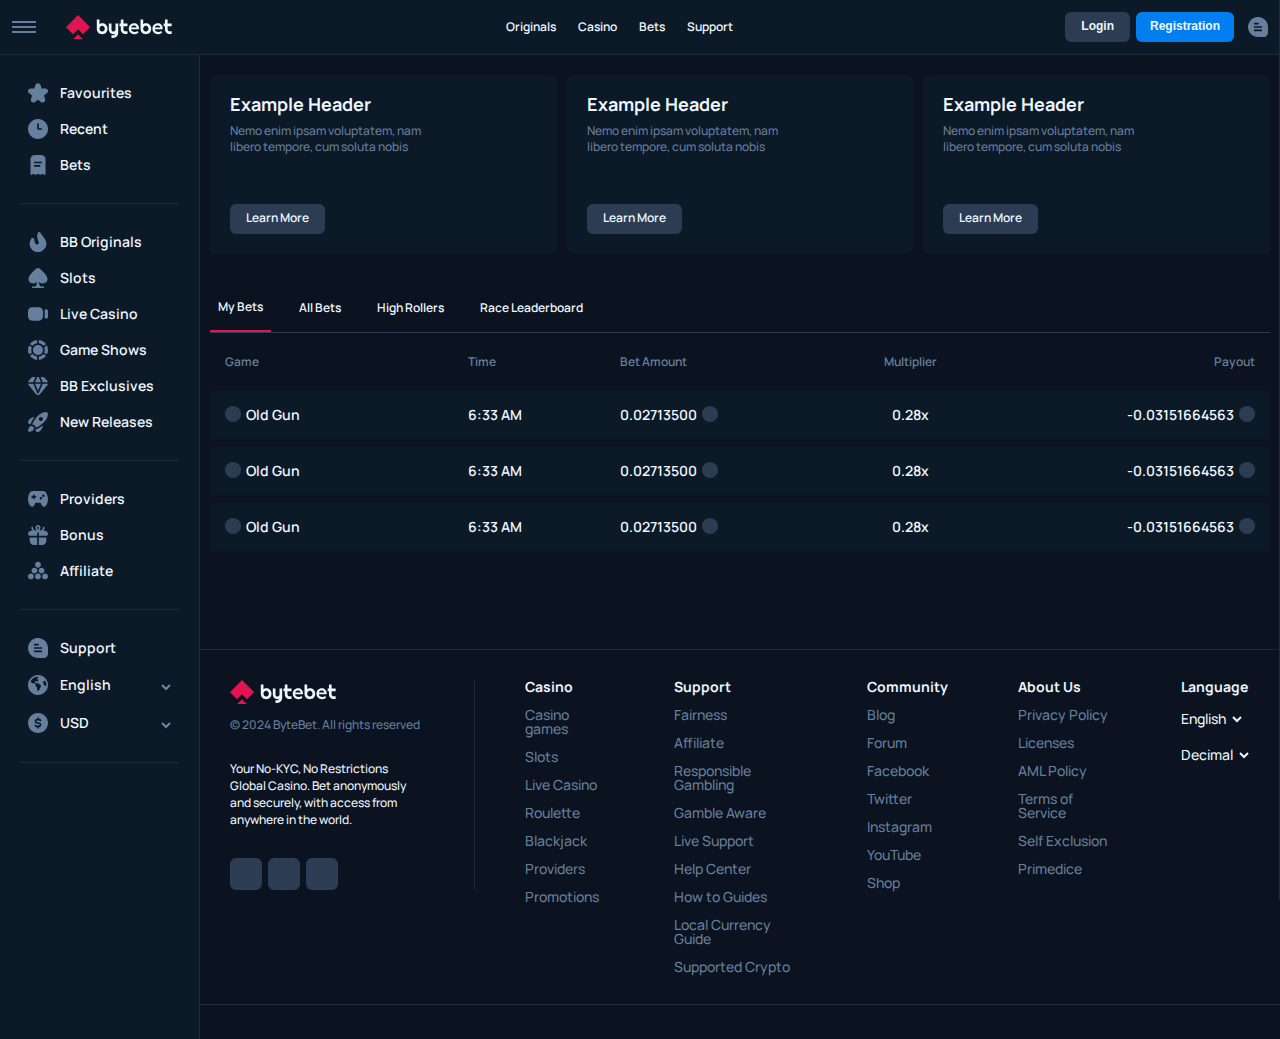
<file: bets.html>
<!DOCTYPE html>
<html lang="en">
  <head>
    <meta charset="UTF-8" />
    <meta name="viewport" content="width=device-width, initial-scale=1.0" />
    <meta name="description" content="ByteBet - Online casino and sports betting" />
    <meta name="keywords" content="casino, betting, games, slots, roulette, poker, blackjack" />
    <meta name="author" content="ByteBet" />
    <meta property="og:title" content="ByteBet - Online Casino" />
    <meta property="og:description" content="Play the best casino games at ByteBet" />
    <meta property="og:type" content="website" />
    <meta name="robots" content="index, follow" />

    <link rel="stylesheet" href="/assets/css/style.css" />

    <script src="https://cdnjs.cloudflare.com/ajax/libs/jquery/3.7.1/jquery.min.js"></script>
    <script src="/assets/js/app.js"></script>

    <title>ByteBet</title>
  </head>
  <body>
    <div class="modal_background"></div>
    <div class="wrapper">
      <div class="header">
        <div class="header_brend">
          <div class="header_menu">
            <span></span>
            <span></span>
            <span></span>
          </div>
          <a href="/" class="header_logo">
            <img src="/assets/images/logo.svg" alt="" />
          </a>
        </div>
        <div class="header_nav">
          <a href="#" class="header_nav_link">Originals</a>
          <a href="casino.html" class="header_nav_link">Casino</a>
          <a href="bets.html" class="header_nav_link">Bets</a>
          <a href="#" class="header_nav_link">Support</a>
        </div>
        <div class="header_other">
          <div class="header_auth_wrapper">
            <button type="button" class="header_btn_login openModalLogin">Login</button>
            <button type="button" class="header_btn_reg openModalReg">Registration</button>
          </div>
          <div class="header_chat open_chat">
            <svg
              width="20"
              height="20"
              viewBox="0 0 20 20"
              fill="none"
              xmlns="http://www.w3.org/2000/svg"
            >
              <g clip-path="url(#clip0_35_894)">
                <path
                  d="M16.3958 2.29831C15.34 1.41969 14.1136 0.769278 12.794 0.38806C11.4744 0.00684071 10.0901 -0.0969218 8.72834 0.0833103C6.20923 0.410575 3.90908 1.68429 2.29495 3.64582C0.68081 5.60735 -0.126318 8.10966 0.0374492 10.6447C0.201217 13.1797 1.3236 15.5573 3.17671 17.2949C5.02981 19.0324 7.47473 19.9996 10.015 20H15.8333C16.938 19.9987 17.997 19.5592 18.7782 18.7781C19.5593 17.997 19.9987 16.938 20 15.8333V9.42415V9.37165C19.9118 8.00952 19.5467 6.67969 18.927 5.46349C18.3073 4.24729 17.446 3.17028 16.3958 2.29831ZM6.66668 5.83331H10C10.221 5.83331 10.433 5.92111 10.5893 6.07739C10.7455 6.23367 10.8333 6.44563 10.8333 6.66664C10.8333 6.88766 10.7455 7.09962 10.5893 7.2559C10.433 7.41218 10.221 7.49998 10 7.49998H6.66668C6.44567 7.49998 6.2337 7.41218 6.07742 7.2559C5.92114 7.09962 5.83335 6.88766 5.83335 6.66664C5.83335 6.44563 5.92114 6.23367 6.07742 6.07739C6.2337 5.92111 6.44567 5.83331 6.66668 5.83331ZM13.3333 14.1666H6.66668C6.44567 14.1666 6.2337 14.0789 6.07742 13.9226C5.92114 13.7663 5.83335 13.5543 5.83335 13.3333C5.83335 13.1123 5.92114 12.9003 6.07742 12.7441C6.2337 12.5878 6.44567 12.5 6.66668 12.5H13.3333C13.5544 12.5 13.7663 12.5878 13.9226 12.7441C14.0789 12.9003 14.1667 13.1123 14.1667 13.3333C14.1667 13.5543 14.0789 13.7663 13.9226 13.9226C13.7663 14.0789 13.5544 14.1666 13.3333 14.1666ZM13.3333 10.8333H6.66668C6.44567 10.8333 6.2337 10.7455 6.07742 10.5892C5.92114 10.433 5.83335 10.221 5.83335 9.99998C5.83335 9.77897 5.92114 9.567 6.07742 9.41072C6.2337 9.25444 6.44567 9.16665 6.66668 9.16665H13.3333C13.5544 9.16665 13.7663 9.25444 13.9226 9.41072C14.0789 9.567 14.1667 9.77897 14.1667 9.99998C14.1667 10.221 14.0789 10.433 13.9226 10.5892C13.7663 10.7455 13.5544 10.8333 13.3333 10.8333Z"
                  fill="#667F9D"
                />
              </g>
              <defs>
                <clipPath id="clip0_35_894">
                  <rect width="20" height="20" fill="white" />
                </clipPath>
              </defs>
            </svg>
          </div>
        </div>
      </div>
      <div class="main">
        <div class="sidebar">
          <div class="sidebar_items">
            <a href="#" class="sidebar_item">
              <div class="sidebar_item_icon">
                <svg
                  width="20"
                  height="20"
                  viewBox="0 0 20 20"
                  fill="none"
                  xmlns="http://www.w3.org/2000/svg"
                >
                  <path
                    d="M0.136626 7.32821C0.307087 6.78563 0.64764 6.31231 1.10792 5.97824C1.5682 5.64417 2.12376 5.4671 2.69246 5.47321H6.33329L7.43913 2.02655C7.61303 1.48401 7.95474 1.01073 8.41499 0.674935C8.87524 0.339144 9.43024 0.158203 9.99996 0.158203C10.5697 0.158203 11.1247 0.339144 11.5849 0.674935C12.0452 1.01073 12.3869 1.48401 12.5608 2.02655L13.6666 5.47321H17.3075C17.8743 5.47402 18.4265 5.65395 18.885 5.9873C19.3435 6.32065 19.6849 6.79037 19.8605 7.32937C20.0361 7.86837 20.0369 8.44907 19.8627 8.98854C19.6886 9.528 19.3484 9.99864 18.8908 10.3332L15.9275 12.4999L17.0541 15.989C17.2362 16.5302 17.2385 17.1157 17.0607 17.6583C16.8829 18.2009 16.5345 18.6714 16.0675 18.9999C15.6084 19.3389 15.0521 19.5205 14.4815 19.5176C13.9109 19.5148 13.3564 19.3276 12.9008 18.984L9.99996 16.849L7.09829 18.9815C6.64008 19.3186 6.0868 19.5017 5.51799 19.5044C4.94917 19.5072 4.39413 19.3295 3.93266 18.997C3.47118 18.6644 3.12705 18.1941 2.94972 17.6536C2.7724 17.1131 2.77102 16.5304 2.94579 15.989L4.07246 12.4999L1.10579 10.3332C0.642947 10.0028 0.298776 9.53221 0.124226 8.991C-0.0503241 8.44979 -0.0459774 7.86676 0.136626 7.32821Z"
                    fill="#667F9D"
                  />
                </svg>
              </div>
              <div class="sidebar_item_name">Favourites</div>
            </a>
            <a href="#" class="sidebar_item">
              <div class="sidebar_item_icon">
                <svg
                  width="20"
                  height="20"
                  viewBox="0 0 20 20"
                  fill="none"
                  xmlns="http://www.w3.org/2000/svg"
                >
                  <path
                    d="M10 0C4.48583 0 0 4.48583 0 10C0 15.5142 4.48583 20 10 20C15.5142 20 20 15.5142 20 10C20 4.48583 15.5142 0 10 0ZM13.3333 10.8333H10C9.54 10.8333 9.16667 10.4608 9.16667 10V5C9.16667 4.53917 9.54 4.16667 10 4.16667C10.46 4.16667 10.8333 4.53917 10.8333 5V9.16667H13.3333C13.7942 9.16667 14.1667 9.53917 14.1667 10C14.1667 10.4608 13.7942 10.8333 13.3333 10.8333Z"
                    fill="#667F9D"
                  />
                </svg>
              </div>
              <div class="sidebar_item_name">Recent</div>
            </a>
            <a href="bets.html" class="sidebar_item">
              <div class="sidebar_item_icon">
                <svg
                  width="16"
                  height="20"
                  viewBox="0 0 16 20"
                  fill="none"
                  xmlns="http://www.w3.org/2000/svg"
                >
                  <path
                    d="M4.66667 0C3.562 0.00132321 2.50296 0.440735 1.72185 1.22185C0.940735 2.00296 0.501323 3.062 0.5 4.16667V19.1667C0.500117 19.3182 0.541572 19.4669 0.619901 19.5967C0.698231 19.7264 0.810468 19.8324 0.944531 19.9031C1.07859 19.9738 1.22941 20.0066 1.38073 19.998C1.53206 19.9894 1.67817 19.9397 1.80333 19.8542L3.55833 18.655L5.31333 19.8542C5.45199 19.9491 5.61612 19.9999 5.78417 19.9999C5.95222 19.9999 6.11634 19.9491 6.255 19.8542L8.005 18.655L9.755 19.8542C9.89374 19.9493 10.058 20.0002 10.2262 20.0002C10.3945 20.0002 10.5588 19.9493 10.6975 19.8542L12.4475 18.6558L14.1975 19.8533C14.3226 19.9386 14.4685 19.9881 14.6197 19.9966C14.7708 20.0052 14.9214 19.9724 15.0553 19.9018C15.1892 19.8312 15.3013 19.7255 15.3797 19.596C15.458 19.4664 15.4996 19.318 15.5 19.1667V4.16667C15.4987 3.062 15.0593 2.00296 14.2782 1.22185C13.497 0.440735 12.438 0.00132321 11.3333 0L4.66667 0ZM9.66667 11.6667H4.66667C4.44565 11.6667 4.23369 11.5789 4.07741 11.4226C3.92113 11.2663 3.83333 11.0543 3.83333 10.8333C3.83333 10.6123 3.92113 10.4004 4.07741 10.2441C4.23369 10.0878 4.44565 10 4.66667 10H9.66667C9.88768 10 10.0996 10.0878 10.2559 10.2441C10.4122 10.4004 10.5 10.6123 10.5 10.8333C10.5 11.0543 10.4122 11.2663 10.2559 11.4226C10.0996 11.5789 9.88768 11.6667 9.66667 11.6667ZM12.1667 7.5C12.1667 7.72101 12.0789 7.93297 11.9226 8.08925C11.7663 8.24554 11.5543 8.33333 11.3333 8.33333H4.66667C4.44565 8.33333 4.23369 8.24554 4.07741 8.08925C3.92113 7.93297 3.83333 7.72101 3.83333 7.5C3.83333 7.27899 3.92113 7.06702 4.07741 6.91074C4.23369 6.75446 4.44565 6.66667 4.66667 6.66667H11.3333C11.5543 6.66667 11.7663 6.75446 11.9226 6.91074C12.0789 7.06702 12.1667 7.27899 12.1667 7.5Z"
                    fill="#667F9D"
                  />
                </svg>
              </div>
              <div class="sidebar_item_name">Bets</div>
            </a>
          </div>
          <div class="sidebar_items">
            <a href="#" class="sidebar_item">
              <div class="sidebar_item_icon">
                <svg
                  width="18"
                  height="20"
                  viewBox="0 0 18 20"
                  fill="none"
                  xmlns="http://www.w3.org/2000/svg"
                >
                  <path
                    d="M8.99996 19.9999H8.95246C4.38413 19.9999 0.666626 16.2616 0.666626 11.6666C0.666626 10.0591 1.22163 8.27488 2.22829 6.64072C2.62079 6.00322 3.37246 5.70238 4.09579 5.89405C4.81996 6.08488 5.32413 6.71655 5.34996 7.46488C5.42996 9.74822 5.97746 12.4766 8.13163 12.5007C9.03246 12.5082 9.74579 11.8782 9.82079 11.0616C9.89913 10.2066 9.58996 9.53655 9.19913 8.68905C8.73913 7.68905 8.16579 6.44572 8.16579 4.60488C8.16579 3.18238 8.45329 1.76155 8.73829 0.984051C8.95079 0.406551 9.45163 0.0273841 10.0466 -0.00678252C10.6625 -0.0401159 11.225 0.299051 11.5075 0.861551C12.1758 2.19072 13.1225 3.41905 14.0375 4.60738C15.6808 6.74238 17.38 8.94988 17.3341 11.6799C17.3341 16.2332 13.5983 19.9716 9.00579 19.9991H9.00079L8.99996 19.9999Z"
                    fill="#667F9D"
                  />
                </svg>
              </div>
              <div class="sidebar_item_name">BB Originals</div>
            </a>
            <a href="casino.html" class="sidebar_item">
              <div class="sidebar_item_icon">
                <svg
                  width="18"
                  height="19"
                  viewBox="0 0 18 19"
                  fill="none"
                  xmlns="http://www.w3.org/2000/svg"
                >
                  <path
                    d="M17.9964 10.2507C17.9964 7.00083 12.2886 1.97813 10.5384 0.552407C10.1024 0.194912 9.55962 0 9 0C8.44037 0 7.89756 0.194912 7.46161 0.552407C5.71139 1.97813 0.00356286 7 0.00356286 10.2507C-0.0835796 12.6317 0.999757 14.6669 4.91071 14.6669C6.11521 14.6372 7.26383 14.1432 8.12489 13.2845C7.97767 15.3377 7.45834 17.6064 5.72857 17.6064H3.27499V19H14.725V17.6064H12.2714C10.5417 17.6064 10.0223 15.3335 9.8751 13.2845C10.7362 14.1432 11.8848 14.6372 13.0893 14.6669C16.9998 14.6669 18.0836 12.6317 17.9964 10.2507Z"
                    fill="#667F9D"
                  />
                </svg>
              </div>
              <div class="sidebar_item_name">Slots</div>
            </a>
            <a href="#" class="sidebar_item">
              <div class="sidebar_item_icon">
                <svg
                  width="20"
                  height="14"
                  viewBox="0 0 20 14"
                  fill="none"
                  xmlns="http://www.w3.org/2000/svg"
                >
                  <path
                    d="M4.16667 13.6666H10.8333C13.1308 13.6666 15 11.7974 15 9.49992V4.49992C15 2.20242 13.1308 0.333252 10.8333 0.333252H4.16667C1.86917 0.333252 0 2.20242 0 4.49992V9.49992C0 11.7974 1.86917 13.6666 4.16667 13.6666ZM20 3.92742V10.0266C20 10.6574 19.65 11.2241 19.0858 11.5058C18.85 11.6233 18.5967 11.6816 18.345 11.6816C17.9942 11.6816 17.6475 11.5691 17.3542 11.3491C17.3233 11.3258 16.6667 10.6741 16.6667 10.6741V3.28659C16.6667 3.28659 17.3217 2.62909 17.3542 2.60492C17.8575 2.22659 18.52 2.16575 19.0858 2.44825C19.6517 2.73075 20 3.29659 20 3.92742Z"
                    fill="#667F9D"
                  />
                </svg>
              </div>
              <div class="sidebar_item_name">Live Casino</div>
            </a>
            <a href="#" class="sidebar_item">
              <div class="sidebar_item_icon">
                <svg
                  width="20"
                  height="20"
                  viewBox="0 0 20 20"
                  fill="none"
                  xmlns="http://www.w3.org/2000/svg"
                >
                  <g clip-path="url(#clip0_35_1506)">
                    <path
                      d="M1.87583 4.14833C3.54 1.82917 6.16417 0.249167 9.16667 0V3.34917C7.37833 3.57333 5.81083 4.5075 4.75167 5.86167L1.87667 4.14917L1.87583 4.14833ZM10.8333 3.34833C12.6217 3.5725 14.1892 4.50667 15.2483 5.86083L18.1233 4.14833C16.46 1.82917 13.8358 0.249167 10.8333 0V3.34833ZM15 9.9575C15 7.2 12.7575 4.9575 10 4.9575C7.2425 4.9575 5 7.2 5 9.9575C5 12.715 7.2425 14.9575 10 14.9575C12.7575 14.9575 15 12.715 15 9.9575ZM18.9775 14.335C19.6258 13.0108 20 11.5283 20 9.9575C20 8.38667 19.6258 6.90417 18.9767 5.58L16.1058 7.29083C16.4642 8.10833 16.6667 9.01 16.6667 9.95833C16.6667 10.9067 16.4642 11.8075 16.1058 12.6258L18.9775 14.3367V14.335ZM15.2483 14.0542C14.1892 15.4083 12.6217 16.3417 10.8333 16.5667V19.9158C13.8358 19.6667 16.46 18.0867 18.1233 15.7675L15.2483 14.0542ZM3.89417 12.625C3.53583 11.8075 3.33333 10.9067 3.33333 9.9575C3.33333 9.00833 3.53583 8.1075 3.89417 7.29L1.02333 5.58C0.375 6.90417 0 8.38667 0 9.9575C0 11.5283 0.374167 13.0108 1.0225 14.335L3.89417 12.625ZM9.16667 16.5667C7.37833 16.3425 5.81083 15.4083 4.75167 14.0542L1.87667 15.7675C3.54 18.0867 6.165 19.6667 9.16667 19.9158V16.5667Z"
                      fill="#667F9D"
                    />
                  </g>
                  <defs>
                    <clipPath id="clip0_35_1506">
                      <rect width="20" height="20" fill="white" />
                    </clipPath>
                  </defs>
                </svg>
              </div>
              <div class="sidebar_item_name">Game Shows</div>
            </a>
            <a href="#" class="sidebar_item">
              <div class="sidebar_item_icon">
                <svg
                  width="20"
                  height="20"
                  viewBox="0 0 20 20"
                  fill="none"
                  xmlns="http://www.w3.org/2000/svg"
                >
                  <path
                    d="M20 7.75008C19.8921 8.29466 19.6516 8.811 19.2958 9.26209L11.9767 18.1272C11.7446 18.397 11.4474 18.6158 11.1076 18.767C10.7677 18.9182 10.3941 18.9979 10.015 19C9.63595 19.0021 9.26129 18.9265 8.91941 18.7791C8.57753 18.6317 8.27738 18.4162 8.04167 18.1489L0.686667 9.10009C0.374233 8.69264 0.153677 8.23397 0.0375 7.75008H5.26083L9.22167 17.0194C9.28194 17.1612 9.38862 17.2833 9.52759 17.3693C9.66657 17.4554 9.8313 17.5015 10 17.5015C10.1687 17.5015 10.3334 17.4554 10.4724 17.3693C10.6114 17.2833 10.7181 17.1612 10.7783 17.0194L14.7392 7.75008H20ZM14.75 6.25006H19.9642C19.8374 5.74261 19.5941 5.26463 19.25 4.84679L17.1183 2.25627C16.8096 1.86795 16.4026 1.55144 15.9308 1.33297C15.4591 1.1145 14.9363 1.00036 14.4058 1H12.5725L14.75 6.25006ZM9.25667 1L7.04083 6.25006H12.9675L10.7958 1H9.25667ZM5.25833 6.25006L7.47333 1H5.53833C5.01232 0.999535 4.49369 1.1114 4.02504 1.3264C3.5564 1.54139 3.15112 1.85339 2.8425 2.23677L0.781667 4.66829C0.387338 5.13332 0.11962 5.67507 0 6.25006H5.25833ZM12.9533 7.75008H7.04667L10 14.6607L12.9533 7.75008Z"
                    fill="#667F9D"
                  />
                </svg>
              </div>
              <div class="sidebar_item_name">BB Exclusives</div>
            </a>
            <a href="#" class="sidebar_item">
              <div class="sidebar_item_icon">
                <svg
                  width="20"
                  height="20"
                  viewBox="0 0 20 20"
                  fill="none"
                  xmlns="http://www.w3.org/2000/svg"
                >
                  <path
                    d="M0.461558 11.3251C0.0085888 10.6587 -0.0819581 9.81017 0.22019 9.06318C0.895464 7.68564 2.02667 6.58432 3.42179 5.94619C4.43187 5.44389 5.52597 5.13236 6.6491 5.02717C6.15972 5.62935 5.6698 6.27185 5.17933 6.95478C4.18113 8.46635 3.32667 10.0681 2.62718 11.739L2.32609 12.4141C1.57187 12.3517 0.886401 11.9513 0.461558 11.3251ZM1.60867 14.8286C0.888042 15.8236 0.370815 16.951 0.0866747 18.1463C-0.0904737 18.9229 0.395503 19.6962 1.17218 19.8733C1.38355 19.9215 1.60304 19.9215 1.81441 19.8732C3.00785 19.5886 4.13351 19.0717 5.12718 18.352C6.10015 17.3795 6.10054 15.8024 5.128 14.8294C4.1555 13.8564 2.57835 13.856 1.60539 14.8286H1.60867ZM8.19187 17.3003L7.51175 17.6022V17.8461C7.51339 18.4303 7.74734 18.9898 8.16203 19.4013C8.55648 19.7849 9.08488 19.9997 9.63511 20.0001C11.5901 19.9719 13.1752 18.192 14.0071 16.5348C14.5167 15.5092 14.8293 14.397 14.9286 13.256C14.3203 13.7537 13.6681 14.2513 12.9719 14.749C11.4609 15.7475 9.85945 16.6017 8.18855 17.3003L8.19187 17.3003ZM19.9532 2.45428C19.8429 6.06478 17.2435 9.64545 12.0056 13.4028C10.5802 14.3268 9.07652 15.1239 7.51175 15.7849V15.318C7.50402 13.7179 6.20882 12.4227 4.60875 12.415H4.14179C4.80437 10.8502 5.60285 9.34646 6.52808 7.92111C10.2762 2.69564 13.8511 0.0928711 17.4558 -0.0249023C19.2523 -0.0249023 19.9532 0.70666 19.9532 2.45428ZM14.9766 7.02361C14.9766 5.87842 14.0483 4.95002 12.903 4.95002C11.7578 4.95002 10.8294 5.87838 10.8294 7.02361C10.8294 8.16881 11.7578 9.09721 12.903 9.09721C14.0483 9.09721 14.9766 8.16881 14.9766 7.02361Z"
                    fill="#667F9D"
                  />
                </svg>
              </div>
              <div class="sidebar_item_name">New Releases</div>
            </a>
          </div>
          <div class="sidebar_items">
            <a href="#" class="sidebar_item">
              <div class="sidebar_item_icon">
                <svg
                  width="20"
                  height="20"
                  viewBox="0 0 20 20"
                  fill="none"
                  xmlns="http://www.w3.org/2000/svg"
                >
                  <path
                    d="M18.4174 4.19482C17.671 2.86795 16.3441 2.12158 14.8514 2.12158H4.98266C3.48992 2.12158 2.16301 2.86795 1.41664 4.19482C0.504414 5.85342 0.00683594 7.67791 0.00683594 9.58529C0.00683594 14.1465 1.83129 17.8783 4.15336 17.8783C5.3973 17.8783 6.3925 16.7173 7.13887 14.3123C7.2218 13.9806 7.55352 13.7318 7.96816 13.7318H12.0318C12.3635 13.7318 12.6952 13.9806 12.8611 14.3123C13.6074 16.7173 14.6026 17.8783 15.8466 17.8783C18.1686 17.8783 19.9931 14.1465 19.9931 9.58529C19.8272 7.67787 19.3296 5.85342 18.4174 4.19482ZM7.47059 8.756H6.64129V9.58529C6.64129 10.0829 6.30957 10.4146 5.81199 10.4146C5.31441 10.4146 4.9827 10.0829 4.9827 9.58529V8.756H4.1534C3.65582 8.756 3.3241 8.42428 3.3241 7.9267C3.3241 7.42912 3.65582 7.0974 4.1534 7.0974H4.9827V6.26811C4.9827 5.77053 5.31441 5.43881 5.81199 5.43881C6.30957 5.43881 6.64129 5.77053 6.64129 6.26811V7.0974H7.47059C7.96816 7.0974 8.29988 7.42912 8.29988 7.9267C8.29988 8.42428 7.96816 8.756 7.47059 8.756ZM12.944 10.4146C12.2805 10.4146 11.7 9.83408 11.7 9.17064C11.7 8.50721 12.2805 7.9267 12.944 7.9267C13.6074 7.9267 14.1879 8.50721 14.1879 9.17064C14.1879 9.83408 13.5245 10.4146 12.944 10.4146ZM15.349 7.9267C14.7685 7.9267 14.105 7.34619 14.105 6.68275C14.105 6.01932 14.7685 5.43881 15.349 5.43881C15.9295 5.43881 16.5929 6.01932 16.5929 6.68275C16.5929 7.34619 16.0124 7.9267 15.349 7.9267Z"
                    fill="#667F9D"
                  />
                </svg>
              </div>
              <div class="sidebar_item_name">Providers</div>
            </a>
            <a href="#" class="sidebar_item">
              <div class="sidebar_item_icon">
                <svg
                  width="20"
                  height="20"
                  viewBox="0 0 20 20"
                  fill="none"
                  xmlns="http://www.w3.org/2000/svg"
                >
                  <path
                    d="M1.66667 12.5H9.16667V20H5.83333C4.72826 20 3.66846 19.561 2.88706 18.7796C2.10565 17.9982 1.66667 16.9384 1.66667 15.8333V12.5ZM20 9.16667C20 9.60869 19.8244 10.0326 19.5118 10.3452C19.1993 10.6577 18.7754 10.8333 18.3333 10.8333H10.8333V7.46417C10.5533 7.48583 10.2742 7.5 10 7.5C9.72583 7.5 9.44667 7.48583 9.16667 7.46417V10.8333H1.66667C1.22464 10.8333 0.800716 10.6577 0.488155 10.3452C0.175595 10.0326 0 9.60869 0 9.16667C0 8.28261 0.35119 7.43476 0.976311 6.80964C1.60143 6.18452 2.44928 5.83333 3.33333 5.83333H4.78167C4.3105 5.418 3.9365 4.90407 3.6862 4.328C3.4359 3.75193 3.31543 3.12784 3.33333 2.5C3.33333 2.27899 3.42113 2.06702 3.57741 1.91074C3.73369 1.75446 3.94565 1.66667 4.16667 1.66667C4.38768 1.66667 4.59964 1.75446 4.75592 1.91074C4.9122 2.06702 5 2.27899 5 2.5C5 4.685 6.97583 5.44167 8.47833 5.70083C7.92376 4.71755 7.58992 3.62531 7.5 2.5C7.5 1.83696 7.76339 1.20107 8.23223 0.732233C8.70107 0.263392 9.33696 0 10 0C10.663 0 11.2989 0.263392 11.7678 0.732233C12.2366 1.20107 12.5 1.83696 12.5 2.5C12.4101 3.62531 12.0762 4.71755 11.5217 5.70083C13.0242 5.44167 15 4.685 15 2.5C15 2.27899 15.0878 2.06702 15.2441 1.91074C15.4004 1.75446 15.6123 1.66667 15.8333 1.66667C16.0543 1.66667 16.2663 1.75446 16.4226 1.91074C16.5789 2.06702 16.6667 2.27899 16.6667 2.5C16.6846 3.12784 16.5641 3.75193 16.3138 4.328C16.0635 4.90407 15.6895 5.418 15.2183 5.83333H16.6667C17.5507 5.83333 18.3986 6.18452 19.0237 6.80964C19.6488 7.43476 20 8.28261 20 9.16667ZM9.16667 2.5C9.26726 3.38569 9.55106 4.24076 10 5.01083C10.4489 4.24076 10.7327 3.38569 10.8333 2.5C10.8333 2.27899 10.7455 2.06702 10.5893 1.91074C10.433 1.75446 10.221 1.66667 10 1.66667C9.77899 1.66667 9.56702 1.75446 9.41074 1.91074C9.25446 2.06702 9.16667 2.27899 9.16667 2.5ZM10.8333 20H14.1667C14.7138 20 15.2557 19.8922 15.7612 19.6828C16.2667 19.4734 16.726 19.1665 17.1129 18.7796C17.4999 18.3927 17.8068 17.9334 18.0162 17.4278C18.2256 16.9223 18.3333 16.3805 18.3333 15.8333V12.5H10.8333V20Z"
                    fill="#667F9D"
                  />
                </svg>
              </div>
              <div class="sidebar_item_name">Bonus</div>
            </a>
            <a href="#" class="sidebar_item">
              <div class="sidebar_item_icon">
                <svg
                  width="20"
                  height="20"
                  viewBox="0 0 20 20"
                  fill="none"
                  xmlns="http://www.w3.org/2000/svg"
                >
                  <path
                    d="M0 15.4166C0 13.8058 1.30583 12.4999 2.91667 12.4999C4.5275 12.4999 5.83333 13.8058 5.83333 15.4166C5.83333 17.0274 4.5275 18.3333 2.91667 18.3333C1.30583 18.3333 0 17.0274 0 15.4166ZM17.0833 18.3333C18.6942 18.3333 20 17.0274 20 15.4166C20 13.8058 18.6942 12.4999 17.0833 12.4999C15.4725 12.4999 14.1667 13.8058 14.1667 15.4166C14.1667 17.0274 15.4725 18.3333 17.0833 18.3333ZM10 18.3333C11.6108 18.3333 12.9167 17.0274 12.9167 15.4166C12.9167 13.8058 11.6108 12.4999 10 12.4999C8.38917 12.4999 7.08333 13.8058 7.08333 15.4166C7.08333 17.0274 8.38917 18.3333 10 18.3333ZM13.5417 12.4999C15.1525 12.4999 16.4583 11.1941 16.4583 9.58325C16.4583 7.97242 15.1525 6.66659 13.5417 6.66659C11.9308 6.66659 10.625 7.97242 10.625 9.58325C10.625 11.1941 11.9308 12.4999 13.5417 12.4999ZM6.45833 12.4999C8.06917 12.4999 9.375 11.1941 9.375 9.58325C9.375 7.97242 8.06917 6.66659 6.45833 6.66659C4.8475 6.66659 3.54167 7.97242 3.54167 9.58325C3.54167 11.1941 4.8475 12.4999 6.45833 12.4999ZM10 6.66659C11.6108 6.66659 12.9167 5.36075 12.9167 3.74992C12.9167 2.13909 11.6108 0.833252 10 0.833252C8.38917 0.833252 7.08333 2.13909 7.08333 3.74992C7.08333 5.36075 8.38917 6.66659 10 6.66659Z"
                    fill="#667F9D"
                  />
                </svg>
              </div>
              <div class="sidebar_item_name">Affiliate</div>
            </a>
          </div>
          <div class="sidebar_items">
            <a href="#" class="sidebar_item">
              <div class="sidebar_item_icon">
                <svg
                  width="20"
                  height="20"
                  viewBox="0 0 20 20"
                  fill="none"
                  xmlns="http://www.w3.org/2000/svg"
                >
                  <path
                    d="M16.3958 2.29831C15.34 1.41969 14.1136 0.769278 12.794 0.38806C11.4743 0.00684072 10.09 -0.0969218 8.72831 0.0833103C6.2092 0.410575 3.90905 1.68429 2.29492 3.64582C0.68078 5.60735 -0.126349 8.10966 0.0374187 10.6447C0.201186 13.1797 1.32357 15.5573 3.17668 17.2949C5.02978 19.0324 7.4747 19.9996 10.015 20H15.8333C16.938 19.9987 17.997 19.5592 18.7781 18.7781C19.5592 17.997 19.9987 16.938 20 15.8333V9.42414V9.37164C19.9118 8.00951 19.5467 6.67969 18.927 5.46349C18.3073 4.24729 17.446 3.17028 16.3958 2.29831ZM6.66665 5.83331H9.99998C10.221 5.83331 10.433 5.92111 10.5892 6.07739C10.7455 6.23367 10.8333 6.44563 10.8333 6.66664C10.8333 6.88766 10.7455 7.09962 10.5892 7.2559C10.433 7.41218 10.221 7.49998 9.99998 7.49998H6.66665C6.44563 7.49998 6.23367 7.41218 6.07739 7.2559C5.92111 7.09962 5.83331 6.88766 5.83331 6.66664C5.83331 6.44563 5.92111 6.23367 6.07739 6.07739C6.23367 5.92111 6.44563 5.83331 6.66665 5.83331ZM13.3333 14.1666H6.66665C6.44563 14.1666 6.23367 14.0788 6.07739 13.9226C5.92111 13.7663 5.83331 13.5543 5.83331 13.3333C5.83331 13.1123 5.92111 12.9003 6.07739 12.7441C6.23367 12.5878 6.44563 12.5 6.66665 12.5H13.3333C13.5543 12.5 13.7663 12.5878 13.9226 12.7441C14.0789 12.9003 14.1666 13.1123 14.1666 13.3333C14.1666 13.5543 14.0789 13.7663 13.9226 13.9226C13.7663 14.0788 13.5543 14.1666 13.3333 14.1666ZM13.3333 10.8333H6.66665C6.44563 10.8333 6.23367 10.7455 6.07739 10.5892C5.92111 10.433 5.83331 10.221 5.83331 9.99998C5.83331 9.77896 5.92111 9.567 6.07739 9.41072C6.23367 9.25444 6.44563 9.16664 6.66665 9.16664H13.3333C13.5543 9.16664 13.7663 9.25444 13.9226 9.41072C14.0789 9.567 14.1666 9.77896 14.1666 9.99998C14.1666 10.221 14.0789 10.433 13.9226 10.5892C13.7663 10.7455 13.5543 10.8333 13.3333 10.8333Z"
                    fill="#667F9D"
                  />
                </svg>
              </div>
              <div class="sidebar_item_name">Support</div>
            </a>
            <a href="#" class="sidebar_item">
              <div class="sidebar_item_icon">
                <svg
                  width="20"
                  height="20"
                  viewBox="0 0 20 20"
                  fill="none"
                  xmlns="http://www.w3.org/2000/svg"
                >
                  <path
                    d="M10 0C4.48583 0 0 4.48583 0 10C0 15.5142 4.48583 20 10 20C15.5142 20 20 15.5142 20 10C20 4.48583 15.5142 0 10 0ZM12.945 11.2592L11.0775 15.3058C10.9292 15.6275 10.6075 15.8333 10.2533 15.8333H10.0758C9.57417 15.8333 9.1675 15.4267 9.1675 14.925V12.9542C9.1675 12.6633 9.05167 12.3842 8.84583 12.1783L7.85417 11.1867C7.6275 10.96 7.5 10.6525 7.5 10.3325V9.53C7.5 9.2975 7.4075 9.07417 7.2425 8.90917L6.93167 8.59833C6.76167 8.42833 6.53167 8.33333 6.29167 8.33333H4.6675C4.3475 8.33333 4.04167 8.2025 3.82083 7.97L2.43917 6.5175C3.76167 3.65917 6.64917 1.66667 10 1.66667C10.1717 1.66667 10.3392 1.6825 10.5075 1.6925C10.0633 2.36583 9.66083 2.985 9.41667 3.36333C9.2625 3.60083 9.25917 3.90333 9.405 4.14667L10.1025 5.31C10.2875 5.6175 10.2383 6.01167 9.985 6.26583L9.9825 6.26833C9.74417 6.50667 9.38083 6.56583 9.07917 6.415L8.34583 6.04833C8.09 5.92 7.78083 5.97083 7.57833 6.1725L7.1375 6.61333C6.8775 6.87333 6.8775 7.29417 7.1375 7.55333L7.63083 8.04667C7.81417 8.23 8.06333 8.33333 8.3225 8.33333H9.515C9.8325 8.33333 10.1433 8.4225 10.4125 8.59083L12.5475 9.925C12.9967 10.2058 13.1675 10.7775 12.945 11.2592ZM16.27 10.2167C15.9933 10.0792 15.7908 9.8275 15.7158 9.5275L15.1933 7.43833C15.0792 6.98167 15.2817 6.50417 15.6892 6.26917L17.0083 5.50833C17.8433 6.80583 18.3333 8.34583 18.3333 10C18.3333 10.4067 18.2942 10.8025 18.2375 11.1933L16.27 10.2167Z"
                    fill="#667F9D"
                  />
                </svg>
              </div>
              <div class="sidebar_item_name">English</div>
              <div class="sidebar_item_arrow">
                <svg width="10" height="7" viewBox="0 0 10 7" fill="none" xmlns="http://www.w3.org/2000/svg">
                  <path d="M9 1L5 5L1 1" stroke="#6F85A0" stroke-width="2"></path>
                </svg>
              </div>
            </a>
            <a href="#" class="sidebar_item">
              <div class="sidebar_item_icon">
                <svg
                  width="20"
                  height="20"
                  viewBox="0 0 20 20"
                  fill="none"
                  xmlns="http://www.w3.org/2000/svg"
                >
                  <path
                    d="M10 0C4.48583 0 0 4.48583 0 10C0.5025 23.2483 19.5 23.245 20 10C20 4.48583 15.5142 0 10 0ZM10.8333 14.1667V15C10.8292 16.09 9.17083 16.0892 9.16667 15V14.1667H8.94333C8.05417 14.1667 7.22417 13.6883 6.77833 12.9175C6.5475 12.5183 6.68417 12.0092 7.08167 11.7792C7.48083 11.5467 7.99083 11.685 8.22 12.0825C8.36917 12.3408 8.64583 12.5 8.9425 12.5H10.8325C11.6633 12.5542 12.035 11.2083 11.1292 11.0333L8.595 10.6108C5.67667 10.07 6.305 5.81667 9.16583 5.83333V5C9.17083 3.91 10.8283 3.91083 10.8325 5V5.83333H11.0558C11.945 5.83333 12.775 6.3125 13.2208 7.08333C13.4517 7.48167 13.315 7.99083 12.9175 8.22167C12.5175 8.4525 12.0083 8.31583 11.7792 7.9175C11.63 7.66 11.3533 7.50083 11.0567 7.50083H9.16667C8.33583 7.44667 7.965 8.7925 8.87 8.9675L11.4042 9.39C14.3225 9.93083 13.6942 14.1833 10.8333 14.1667Z"
                    fill="#667F9D"
                  />
                </svg>
              </div>
              <div class="sidebar_item_name">USD</div>
              <div class="sidebar_item_arrow">
                <svg width="10" height="7" viewBox="0 0 10 7" fill="none" xmlns="http://www.w3.org/2000/svg">
                  <path d="M9 1L5 5L1 1" stroke="#6F85A0" stroke-width="2"></path>
                </svg>
              </div>
            </a>
          </div>
        </div>
        <div class="main_content">
          <div class="pages_wrapper">
            <div class="casino_news">
              <div class="casino_news_item">
                <div class="casino_news_item_title">Example Header</div>
                <div class="casino_news_item_desc">
                  Nemo enim ipsam voluptatem, nam libero tempore, cum soluta
                  nobis
                </div>
                <a href="#" class="casino_news_item_link">Learn More</a>
              </div>
              <div class="casino_news_item">
                <div class="casino_news_item_title">Example Header</div>
                <div class="casino_news_item_desc">
                  Nemo enim ipsam voluptatem, nam libero tempore, cum soluta
                  nobis
                </div>
                <a href="#" class="casino_news_item_link">Learn More</a>
              </div>
              <div class="casino_news_item">
                <div class="casino_news_item_title">Example Header</div>
                <div class="casino_news_item_desc">
                  Nemo enim ipsam voluptatem, nam libero tempore, cum soluta
                  nobis
                </div>
                <a href="#" class="casino_news_item_link">Learn More</a>
              </div>
            </div>
         
            <div class="casino_bets_history">
              <div class="casino_bets_history_head">
                <div
                  class="casino_bets_history_head_item active"
                  data-type="mybets"
                >
                  My Bets
                </div>
                <div class="casino_bets_history_head_item" data-type="allbets">
                  All Bets
                </div>
                <div
                  class="casino_bets_history_head_item"
                  data-type="highrollers"
                >
                  High Rollers
                </div>
                <div
                  class="casino_bets_history_head_item"
                  data-type="raceleader"
                >
                  Race Leaderboard
                </div>
              </div>
              <div class="casino_bets_history_body" data-type="mybets">
                <table class="casino_bet_table">
                  <thead class="casino_bet_table_thead">
                    <tr>
                      <th>Game</th>
                      <th class="nomobile"></th>
                      <th class="nomobile">Time</th>
                      <th class="nomobile">Bet Amount</th>
                      <th class="text-center nomobile">Multiplier</th>
                      <th class="text-right">Payout</th>
                    </tr>
                  </thead>
                  <tbody class="casino_bet_table_tbody">
                    <tr>
                      <td>
                        <div class="table_flex">
                          <div class="table_icon">
                            <svg
                              width="16"
                              height="16"
                              viewBox="0 0 16 16"
                              fill="none"
                              xmlns="http://www.w3.org/2000/svg"
                            >
                              <circle cx="8" cy="8" r="8" fill="#2C3D53" />
                            </svg>
                          </div>
                          <div class="table_value">Old Gun</div>
                        </div>
                      </td>
                      <td class="nomobile"></td>
                      <td class="nomobile">6:33 AM</td>
                      <td class="nomobile">
                        <div class="table_flex">
                          <div class="table_value">0.02713500</div>
                          <div class="table_icon">
                            <svg
                              width="16"
                              height="16"
                              viewBox="0 0 16 16"
                              fill="none"
                              xmlns="http://www.w3.org/2000/svg"
                            >
                              <circle cx="8" cy="8" r="8" fill="#2C3D53" />
                            </svg>
                          </div>
                        </div>
                      </td>
                      <td class="text-center nomobile">0.28x</td>
                      <td>
                        <div class="table_flex justify-end">
                          <div class="table_value">-0.03151664563</div>
                          <div class="table_icon">
                            <svg
                              width="16"
                              height="16"
                              viewBox="0 0 16 16"
                              fill="none"
                              xmlns="http://www.w3.org/2000/svg"
                            >
                              <circle cx="8" cy="8" r="8" fill="#2C3D53" />
                            </svg>
                          </div>
                        </div>
                      </td>
                    </tr>
                    <tr>
                      <td>
                        <div class="table_flex">
                          <div class="table_icon">
                            <svg
                              width="16"
                              height="16"
                              viewBox="0 0 16 16"
                              fill="none"
                              xmlns="http://www.w3.org/2000/svg"
                            >
                              <circle cx="8" cy="8" r="8" fill="#2C3D53" />
                            </svg>
                          </div>
                          <div class="table_value">Old Gun</div>
                        </div>
                      </td>
                      <td class="nomobile"></td>
                      <td class="nomobile">6:33 AM</td>
                      <td class="nomobile">
                        <div class="table_flex">
                          <div class="table_value">0.02713500</div>
                          <div class="table_icon">
                            <svg
                              width="16"
                              height="16"
                              viewBox="0 0 16 16"
                              fill="none"
                              xmlns="http://www.w3.org/2000/svg"
                            >
                              <circle cx="8" cy="8" r="8" fill="#2C3D53" />
                            </svg>
                          </div>
                        </div>
                      </td>
                      <td class="text-center nomobile">0.28x</td>
                      <td>
                        <div class="table_flex justify-end">
                          <div class="table_value">-0.03151664563</div>
                          <div class="table_icon">
                            <svg
                              width="16"
                              height="16"
                              viewBox="0 0 16 16"
                              fill="none"
                              xmlns="http://www.w3.org/2000/svg"
                            >
                              <circle cx="8" cy="8" r="8" fill="#2C3D53" />
                            </svg>
                          </div>
                        </div>
                      </td>
                    </tr>
                    <tr>
                      <td>
                        <div class="table_flex">
                          <div class="table_icon">
                            <svg
                              width="16"
                              height="16"
                              viewBox="0 0 16 16"
                              fill="none"
                              xmlns="http://www.w3.org/2000/svg"
                            >
                              <circle cx="8" cy="8" r="8" fill="#2C3D53" />
                            </svg>
                          </div>
                          <div class="table_value">Old Gun</div>
                        </div>
                      </td>
                      <td class="nomobile"></td>
                      <td class="nomobile">6:33 AM</td>
                      <td class="nomobile">
                        <div class="table_flex">
                          <div class="table_value">0.02713500</div>
                          <div class="table_icon">
                            <svg
                              width="16"
                              height="16"
                              viewBox="0 0 16 16"
                              fill="none"
                              xmlns="http://www.w3.org/2000/svg"
                            >
                              <circle cx="8" cy="8" r="8" fill="#2C3D53" />
                            </svg>
                          </div>
                        </div>
                      </td>
                      <td class="text-center nomobile">0.28x</td>
                      <td>
                        <div class="table_flex justify-end">
                          <div class="table_value">-0.03151664563</div>
                          <div class="table_icon">
                            <svg
                              width="16"
                              height="16"
                              viewBox="0 0 16 16"
                              fill="none"
                              xmlns="http://www.w3.org/2000/svg"
                            >
                              <circle cx="8" cy="8" r="8" fill="#2C3D53" />
                            </svg>
                          </div>
                        </div>
                      </td>
                    </tr>
                  </tbody>
                </table>
              </div>
              <div
                class="casino_bets_history_body"
                style="display: none"
                data-type="allbets"
              >
                <table class="casino_bet_table">
                  <thead class="casino_bet_table_thead">
                    <tr>
                      <th>Game</th>
                      <th class="nomobile">User</th>
                      <th class="nomobile">Time</th>
                      <th class="nomobile">Bet Amount</th>
                      <th class="text-center nomobile">Multiplier</th>
                      <th class="text-right">Payout</th>
                    </tr>
                  </thead>
                  <tbody class="casino_bet_table_tbody">
                    <tr>
                      <td>
                        <div class="table_flex">
                          <div class="table_icon">
                            <svg
                              width="16"
                              height="16"
                              viewBox="0 0 16 16"
                              fill="none"
                              xmlns="http://www.w3.org/2000/svg"
                            >
                              <circle cx="8" cy="8" r="8" fill="#2C3D53" />
                            </svg>
                          </div>
                          <div class="table_value">Old Gun</div>
                        </div>
                      </td>
                      <td class="nomobile">
                        <div class="table_flex">
                          <div class="table_icon">
                            <svg
                              width="16"
                              height="16"
                              viewBox="0 0 16 16"
                              fill="none"
                              xmlns="http://www.w3.org/2000/svg"
                            >
                              <circle cx="8" cy="8" r="8" fill="#2C3D53" />
                            </svg>
                          </div>
                          <div class="table_value">Hidden</div>
                        </div>
                      </td>
                      <td class="nomobile">6:33 AM</td>
                      <td class="nomobile">
                        <div class="table_flex">
                          <div class="table_value">0.02713500</div>
                          <div class="table_icon">
                            <svg
                              width="16"
                              height="16"
                              viewBox="0 0 16 16"
                              fill="none"
                              xmlns="http://www.w3.org/2000/svg"
                            >
                              <circle cx="8" cy="8" r="8" fill="#2C3D53" />
                            </svg>
                          </div>
                        </div>
                      </td>
                      <td class="text-center nomobile">0.28x</td>
                      <td>
                        <div class="table_flex justify-end">
                          <div class="table_value">-0.03151664563</div>
                          <div class="table_icon">
                            <svg
                              width="16"
                              height="16"
                              viewBox="0 0 16 16"
                              fill="none"
                              xmlns="http://www.w3.org/2000/svg"
                            >
                              <circle cx="8" cy="8" r="8" fill="#2C3D53" />
                            </svg>
                          </div>
                        </div>
                      </td>
                    </tr>
                    <tr>
                      <td>
                        <div class="table_flex">
                          <div class="table_icon">
                            <svg
                              width="16"
                              height="16"
                              viewBox="0 0 16 16"
                              fill="none"
                              xmlns="http://www.w3.org/2000/svg"
                            >
                              <circle cx="8" cy="8" r="8" fill="#2C3D53" />
                            </svg>
                          </div>
                          <div class="table_value">Old Gun</div>
                        </div>
                      </td>
                      <td class="nomobile">
                        <div class="table_flex">
                          <div class="table_icon">
                            <svg
                              width="16"
                              height="16"
                              viewBox="0 0 16 16"
                              fill="none"
                              xmlns="http://www.w3.org/2000/svg"
                            >
                              <circle cx="8" cy="8" r="8" fill="#2C3D53" />
                            </svg>
                          </div>
                          <div class="table_value">Hidden</div>
                        </div>
                      </td>
                      <td class="nomobile">6:33 AM</td>
                      <td class="nomobile">
                        <div class="table_flex">
                          <div class="table_value">0.02713500</div>
                          <div class="table_icon">
                            <svg
                              width="16"
                              height="16"
                              viewBox="0 0 16 16"
                              fill="none"
                              xmlns="http://www.w3.org/2000/svg"
                            >
                              <circle cx="8" cy="8" r="8" fill="#2C3D53" />
                            </svg>
                          </div>
                        </div>
                      </td>
                      <td class="text-center nomobile">0.28x</td>
                      <td>
                        <div class="table_flex justify-end">
                          <div class="table_value">-0.03151664563</div>
                          <div class="table_icon">
                            <svg
                              width="16"
                              height="16"
                              viewBox="0 0 16 16"
                              fill="none"
                              xmlns="http://www.w3.org/2000/svg"
                            >
                              <circle cx="8" cy="8" r="8" fill="#2C3D53" />
                            </svg>
                          </div>
                        </div>
                      </td>
                    </tr>
                    <tr>
                      <td>
                        <div class="table_flex">
                          <div class="table_icon">
                            <svg
                              width="16"
                              height="16"
                              viewBox="0 0 16 16"
                              fill="none"
                              xmlns="http://www.w3.org/2000/svg"
                            >
                              <circle cx="8" cy="8" r="8" fill="#2C3D53" />
                            </svg>
                          </div>
                          <div class="table_value">Old Gun</div>
                        </div>
                      </td>
                      <td class="nomobile">
                        <div class="table_flex">
                          <div class="table_icon">
                            <svg
                              width="16"
                              height="16"
                              viewBox="0 0 16 16"
                              fill="none"
                              xmlns="http://www.w3.org/2000/svg"
                            >
                              <circle cx="8" cy="8" r="8" fill="#2C3D53" />
                            </svg>
                          </div>
                          <div class="table_value">Hidden</div>
                        </div>
                      </td>
                      <td class="nomobile">6:33 AM</td>
                      <td class="nomobile">
                        <div class="table_flex">
                          <div class="table_value">0.02713500</div>
                          <div class="table_icon">
                            <svg
                              width="16"
                              height="16"
                              viewBox="0 0 16 16"
                              fill="none"
                              xmlns="http://www.w3.org/2000/svg"
                            >
                              <circle cx="8" cy="8" r="8" fill="#2C3D53" />
                            </svg>
                          </div>
                        </div>
                      </td>
                      <td class="text-center nomobile">0.28x</td>
                      <td>
                        <div class="table_flex justify-end">
                          <div class="table_value">-0.03151664563</div>
                          <div class="table_icon">
                            <svg
                              width="16"
                              height="16"
                              viewBox="0 0 16 16"
                              fill="none"
                              xmlns="http://www.w3.org/2000/svg"
                            >
                              <circle cx="8" cy="8" r="8" fill="#2C3D53" />
                            </svg>
                          </div>
                        </div>
                      </td>
                    </tr>
                  </tbody>
                </table>
              </div>
              <div
                class="casino_bets_history_body"
                style="display: none"
                data-type="highrollers"
              >
                <table class="casino_bet_table">
                  <thead class="casino_bet_table_thead">
                    <tr>
                      <th>Game</th>
                      <th class="nomobile">User</th>
                      <th class="nomobile">Time</th>
                      <th class="nomobile">Bet Amount</th>
                      <th class="text-center nomobile">Multiplier</th>
                      <th class="text-right">Payout</th>
                    </tr>
                  </thead>
                  <tbody class="casino_bet_table_tbody">
                    <tr>
                      <td>
                        <div class="table_flex">
                          <div class="table_icon">
                            <svg
                              width="16"
                              height="16"
                              viewBox="0 0 16 16"
                              fill="none"
                              xmlns="http://www.w3.org/2000/svg"
                            >
                              <circle cx="8" cy="8" r="8" fill="#2C3D53" />
                            </svg>
                          </div>
                          <div class="table_value">Old Gun</div>
                        </div>
                      </td>
                      <td class="nomobile">
                        <div class="table_flex">
                          <div class="table_icon">
                            <svg
                              width="16"
                              height="16"
                              viewBox="0 0 16 16"
                              fill="none"
                              xmlns="http://www.w3.org/2000/svg"
                            >
                              <circle cx="8" cy="8" r="8" fill="#2C3D53" />
                            </svg>
                          </div>
                          <div class="table_value">Hidden</div>
                        </div>
                      </td>
                      <td class="nomobile">6:33 AM</td>
                      <td class="nomobile">
                        <div class="table_flex">
                          <div class="table_value">0.02713500</div>
                          <div class="table_icon">
                            <svg
                              width="16"
                              height="16"
                              viewBox="0 0 16 16"
                              fill="none"
                              xmlns="http://www.w3.org/2000/svg"
                            >
                              <circle cx="8" cy="8" r="8" fill="#2C3D53" />
                            </svg>
                          </div>
                        </div>
                      </td>
                      <td class="text-center nomobile">0.28x</td>
                      <td>
                        <div class="table_flex justify-end">
                          <div class="table_value">-0.03151664563</div>
                          <div class="table_icon">
                            <svg
                              width="16"
                              height="16"
                              viewBox="0 0 16 16"
                              fill="none"
                              xmlns="http://www.w3.org/2000/svg"
                            >
                              <circle cx="8" cy="8" r="8" fill="#2C3D53" />
                            </svg>
                          </div>
                        </div>
                      </td>
                    </tr>
                    <tr>
                      <td>
                        <div class="table_flex">
                          <div class="table_icon">
                            <svg
                              width="16"
                              height="16"
                              viewBox="0 0 16 16"
                              fill="none"
                              xmlns="http://www.w3.org/2000/svg"
                            >
                              <circle cx="8" cy="8" r="8" fill="#2C3D53" />
                            </svg>
                          </div>
                          <div class="table_value">Old Gun</div>
                        </div>
                      </td>
                      <td class="nomobile">
                        <div class="table_flex">
                          <div class="table_icon">
                            <svg
                              width="16"
                              height="16"
                              viewBox="0 0 16 16"
                              fill="none"
                              xmlns="http://www.w3.org/2000/svg"
                            >
                              <circle cx="8" cy="8" r="8" fill="#2C3D53" />
                            </svg>
                          </div>
                          <div class="table_value">Hidden</div>
                        </div>
                      </td>
                      <td class="nomobile">6:33 AM</td>
                      <td class="nomobile">
                        <div class="table_flex">
                          <div class="table_value">0.02713500</div>
                          <div class="table_icon">
                            <svg
                              width="16"
                              height="16"
                              viewBox="0 0 16 16"
                              fill="none"
                              xmlns="http://www.w3.org/2000/svg"
                            >
                              <circle cx="8" cy="8" r="8" fill="#2C3D53" />
                            </svg>
                          </div>
                        </div>
                      </td>
                      <td class="text-center nomobile">0.28x</td>
                      <td>
                        <div class="table_flex justify-end">
                          <div class="table_value">-0.03151664563</div>
                          <div class="table_icon">
                            <svg
                              width="16"
                              height="16"
                              viewBox="0 0 16 16"
                              fill="none"
                              xmlns="http://www.w3.org/2000/svg"
                            >
                              <circle cx="8" cy="8" r="8" fill="#2C3D53" />
                            </svg>
                          </div>
                        </div>
                      </td>
                    </tr>
                    <tr>
                      <td>
                        <div class="table_flex">
                          <div class="table_icon">
                            <svg
                              width="16"
                              height="16"
                              viewBox="0 0 16 16"
                              fill="none"
                              xmlns="http://www.w3.org/2000/svg"
                            >
                              <circle cx="8" cy="8" r="8" fill="#2C3D53" />
                            </svg>
                          </div>
                          <div class="table_value">Old Gun</div>
                        </div>
                      </td>
                      <td class="nomobile">
                        <div class="table_flex">
                          <div class="table_icon">
                            <svg
                              width="16"
                              height="16"
                              viewBox="0 0 16 16"
                              fill="none"
                              xmlns="http://www.w3.org/2000/svg"
                            >
                              <circle cx="8" cy="8" r="8" fill="#2C3D53" />
                            </svg>
                          </div>
                          <div class="table_value">Hidden</div>
                        </div>
                      </td>
                      <td class="nomobile">6:33 AM</td>
                      <td class="nomobile">
                        <div class="table_flex">
                          <div class="table_value">0.02713500</div>
                          <div class="table_icon">
                            <svg
                              width="16"
                              height="16"
                              viewBox="0 0 16 16"
                              fill="none"
                              xmlns="http://www.w3.org/2000/svg"
                            >
                              <circle cx="8" cy="8" r="8" fill="#2C3D53" />
                            </svg>
                          </div>
                        </div>
                      </td>
                      <td class="text-center nomobile">0.28x</td>
                      <td>
                        <div class="table_flex justify-end">
                          <div class="table_value">-0.03151664563</div>
                          <div class="table_icon">
                            <svg
                              width="16"
                              height="16"
                              viewBox="0 0 16 16"
                              fill="none"
                              xmlns="http://www.w3.org/2000/svg"
                            >
                              <circle cx="8" cy="8" r="8" fill="#2C3D53" />
                            </svg>
                          </div>
                        </div>
                      </td>
                    </tr>
                  </tbody>
                </table>
              </div>
              <div
                class="casino_bets_history_body"
                style="display: none"
                data-type="raceleader"
              >
                <table class="casino_bet_table">
                  <thead class="casino_bet_table_thead">
                    <tr>
                      <th>Rank</th>
                      <th>User</th>
                      <th></th>
                      <th></th>
                      <th>Wagered</th>
                      <th class="text-right">Prize</th>
                    </tr>
                  </thead>
                  <tbody class="casino_bet_table_tbody">
                    <tr>
                      <td>
                        <div class="table_flex">
                          <div class="table_value rank">1</div>
                        </div>
                      </td>
                      <td>
                        <div class="table_flex">
                          <div class="table_icon">
                            <svg
                              width="16"
                              height="16"
                              viewBox="0 0 16 16"
                              fill="none"
                              xmlns="http://www.w3.org/2000/svg"
                            >
                              <circle cx="8" cy="8" r="8" fill="#2C3D53" />
                            </svg>
                          </div>
                          <div class="table_value">Hidden</div>
                        </div>
                      </td>
                      <td></td>
                      <td></td>
                      <td>0.28x</td>
                      <td>
                        <div class="table_flex justify-end">
                          <div class="table_value">-0.03151664563</div>
                          <div class="table_icon">
                            <svg
                              width="16"
                              height="16"
                              viewBox="0 0 16 16"
                              fill="none"
                              xmlns="http://www.w3.org/2000/svg"
                            >
                              <circle cx="8" cy="8" r="8" fill="#2C3D53" />
                            </svg>
                          </div>
                        </div>
                      </td>
                    </tr>
                  </tbody>
                </table>
              </div>
            </div>
          </div>
          <footer class="footer_wrapper">
            <div class="footer_content">
              <div class="footer_section_brend">
                <div class="footer_section_brend_left">
                  <div class="footer_section_brend_logo">
                    <img src="/assets/images/footer_logo.svg" alt="" />
                  </div>
                  <div class="footer_section_brend_desc">
                    © 2024 ByteBet. All rights reserved
                  </div>
                  <div class="footer_section_brend_warning">
                    Your No-KYC, No Restrictions Global Casino. Bet anonymously
                    and securely, with access from anywhere in the world.
                  </div>
                  <div class="footer_section_brend_socials">
                    <div class="footer_section_brend_social_item"></div>
                    <div class="footer_section_brend_social_item"></div>
                    <div class="footer_section_brend_social_item"></div>
                  </div>
                </div>
                <div class="footer_section_brend_right">
                  <div class="footer_section_nav_item hidePC">
                    <div class="footer_section_nav_item_title">Language</div>
                    <div class="footer_section_nav_item_select">
                      <div class="footer_section_nav_item_select_name">
                        English
                      </div>
                      <div class="footer_section_nav_item_select_icon">
                        <svg
                          width="12"
                          height="12"
                          viewBox="0 0 12 12"
                          fill="none"
                          xmlns="http://www.w3.org/2000/svg"
                        >
                          <path
                            d="M2 4L6 8L10 4"
                            stroke="#EEF6FF"
                            stroke-width="2"
                          />
                        </svg>
                      </div>
                    </div>
                    <div class="footer_section_nav_item_select">
                      <div class="footer_section_nav_item_select_name">
                        Decimal
                      </div>
                      <div class="footer_section_nav_item_select_icon">
                        <svg
                          width="12"
                          height="12"
                          viewBox="0 0 12 12"
                          fill="none"
                          xmlns="http://www.w3.org/2000/svg"
                        >
                          <path
                            d="M2 4L6 8L10 4"
                            stroke="#EEF6FF"
                            stroke-width="2"
                          />
                        </svg>
                      </div>
                    </div>
                  </div>
                </div>
              </div>
              <div class="footer_section_nav">
                <div class="footer_section_nav_item">
                  <div class="footer_section_nav_item_title">Casino</div>
                  <a href="casino.html" class="footer_section_nav_item_link"
                    >Casino games</a
                  >
                  <a href="casino.html" class="footer_section_nav_item_link">Slots</a>
                  <a href="#" class="footer_section_nav_item_link"
                    >Live Casino</a
                  >
                  <a href="#" class="footer_section_nav_item_link">Roulette</a>
                  <a href="#" class="footer_section_nav_item_link">Blackjack</a>
                  <a href="#" class="footer_section_nav_item_link">Providers</a>
                  <a href="#" class="footer_section_nav_item_link"
                    >Promotions</a
                  >
                </div>
                <div class="footer_section_nav_item">
                  <div class="footer_section_nav_item_title">Support</div>
                  <a href="#" class="footer_section_nav_item_link">Fairness</a>
                  <a href="#" class="footer_section_nav_item_link">Affiliate</a>
                  <a href="#" class="footer_section_nav_item_link"
                    >Responsible Gambling</a
                  >
                  <a href="#" class="footer_section_nav_item_link"
                    >Gamble Aware</a
                  >
                  <a href="#" class="footer_section_nav_item_link"
                    >Live Support</a
                  >
                  <a href="#" class="footer_section_nav_item_link"
                    >Help Center</a
                  >
                  <a href="#" class="footer_section_nav_item_link"
                    >How to Guides</a
                  >
                  <a href="#" class="footer_section_nav_item_link"
                    >Local Currency Guide</a
                  >
                  <a href="#" class="footer_section_nav_item_link"
                    >Supported Crypto</a
                  >
                </div>
                <div class="footer_section_nav_item">
                  <div class="footer_section_nav_item_title">Community</div>
                  <a href="#" class="footer_section_nav_item_link">Blog</a>
                  <a href="#" class="footer_section_nav_item_link">Forum</a>
                  <a href="#" class="footer_section_nav_item_link">Facebook</a>
                  <a href="#" class="footer_section_nav_item_link">Twitter</a>
                  <a href="#" class="footer_section_nav_item_link">Instagram</a>
                  <a href="#" class="footer_section_nav_item_link">YouTube</a>
                  <a href="#" class="footer_section_nav_item_link">Shop</a>
                </div>
                <div class="footer_section_nav_item">
                  <div class="footer_section_nav_item_title">About Us</div>
                  <a href="#" class="footer_section_nav_item_link"
                    >Privacy Policy</a
                  >
                  <a href="#" class="footer_section_nav_item_link">Licenses</a>
                  <a href="#" class="footer_section_nav_item_link"
                    >AML Policy</a
                  >
                  <a href="#" class="footer_section_nav_item_link"
                    >Terms of Service</a
                  >
                  <a href="#" class="footer_section_nav_item_link"
                    >Self Exclusion</a
                  >
                  <a href="#" class="footer_section_nav_item_link">Primedice</a>
                </div>
                <div class="footer_section_nav_item hideMobile">
                  <div class="footer_section_nav_item_title">Language</div>
                  <div class="footer_section_nav_item_select">
                    <div class="footer_section_nav_item_select_name">
                      English
                    </div>
                    <div class="footer_section_nav_item_select_icon">
                      <svg
                        width="12"
                        height="12"
                        viewBox="0 0 12 12"
                        fill="none"
                        xmlns="http://www.w3.org/2000/svg"
                      >
                        <path
                          d="M2 4L6 8L10 4"
                          stroke="#EEF6FF"
                          stroke-width="2"
                        />
                      </svg>
                    </div>
                  </div>
                  <div class="footer_section_nav_item_select">
                    <div class="footer_section_nav_item_select_name">
                      Decimal
                    </div>
                    <div class="footer_section_nav_item_select_icon">
                      <svg
                        width="12"
                        height="12"
                        viewBox="0 0 12 12"
                        fill="none"
                        xmlns="http://www.w3.org/2000/svg"
                      >
                        <path
                          d="M2 4L6 8L10 4"
                          stroke="#EEF6FF"
                          stroke-width="2"
                        />
                      </svg>
                    </div>
                  </div>
                </div>
              </div>
            </div>
            <div class="footer_other"></div>
          </footer>
        </div>
      </div>
      <div class="mobile_menu">
        <a href="#" class="mobile_menu_item openBrowse">
          <div class="mobile_menu_item_icon">
            <svg
              xmlns="http://www.w3.org/2000/svg"
              width="24"
              height="24"
              viewBox="0 0 24 24"
              fill="none"
            >
              <g clip-path="url(#clip0_139_3527)">
                <path
                  d="M8 0H4.5C2.015 0 0 2.015 0 4.5V8C0 9.105 0.895 10 2 10H8C9.105 10 10 9.105 10 8V2C10 0.895 9.105 0 8 0ZM14 10H20C21.105 10 22 9.105 22 8V4.5C22 2.015 19.985 0 17.5 0H14C12.895 0 12 0.895 12 2V8C12 9.105 12.895 10 14 10ZM8 12H2C0.895 12 0 12.895 0 14V17.5C0 19.985 2.015 22 4.5 22H8C9.105 22 10 21.105 10 20V14C10 12.895 9.105 12 8 12ZM23.707 22.293L21.167 19.753C21.691 18.962 22 18.017 22 17C22 14.243 19.757 12 17 12C14.243 12 12 14.243 12 17C12 19.757 14.243 22 17 22C18.017 22 18.962 21.691 19.753 21.167L22.293 23.707C22.488 23.902 22.744 24 23 24C23.256 24 23.512 23.902 23.707 23.707C24.098 23.316 24.098 22.684 23.707 22.293Z"
                  fill="#6F85A0"
                />
              </g>
              <defs>
                <clipPath id="clip0_139_3527">
                  <rect width="24" height="24" fill="white" />
                </clipPath>
              </defs>
            </svg>
          </div>
          <div class="mobile_menu_item_name">Browse</div>
        </a>
        <a href="bets.html" class="mobile_menu_item active">
          <div class="mobile_menu_item_icon">
            <svg
              xmlns="http://www.w3.org/2000/svg"
              width="18"
              height="24"
              viewBox="0 0 18 24"
              fill="none"
            >
              <path
                d="M5 0C3.67441 0.00158786 2.40356 0.528882 1.46622 1.46622C0.528882 2.40356 0.00158786 3.6744 0 5V23C0.000140886 23.1819 0.0498864 23.3603 0.143882 23.516C0.237877 23.6717 0.372562 23.7989 0.533438 23.8837C0.694314 23.9686 0.875288 24.0079 1.05688 23.9976C1.23847 23.9873 1.4138 23.9276 1.564 23.825L3.67 22.386L5.776 23.825C5.94239 23.9389 6.13934 23.9999 6.341 23.9999C6.54266 23.9999 6.73961 23.9389 6.906 23.825L9.006 22.386L11.106 23.825C11.2725 23.9392 11.4696 24.0002 11.6715 24.0002C11.8734 24.0002 12.0705 23.9392 12.237 23.825L14.337 22.387L16.437 23.824C16.5871 23.9263 16.7623 23.9857 16.9436 23.996C17.125 24.0062 17.3057 23.9669 17.4664 23.8821C17.627 23.7974 17.7616 23.6706 17.8556 23.5151C17.9496 23.3597 17.9996 23.1816 18 23V5C17.9984 3.6744 17.4711 2.40356 16.5338 1.46622C15.5964 0.528882 14.3256 0.00158786 13 0L5 0ZM11 14H5C4.73478 14 4.48043 13.8946 4.29289 13.7071C4.10536 13.5196 4 13.2652 4 13C4 12.7348 4.10536 12.4804 4.29289 12.2929C4.48043 12.1054 4.73478 12 5 12H11C11.2652 12 11.5196 12.1054 11.7071 12.2929C11.8946 12.4804 12 12.7348 12 13C12 13.2652 11.8946 13.5196 11.7071 13.7071C11.5196 13.8946 11.2652 14 11 14ZM14 9C14 9.26522 13.8946 9.51957 13.7071 9.70711C13.5196 9.89464 13.2652 10 13 10H5C4.73478 10 4.48043 9.89464 4.29289 9.70711C4.10536 9.51957 4 9.26522 4 9C4 8.73478 4.10536 8.48043 4.29289 8.29289C4.48043 8.10536 4.73478 8 5 8H13C13.2652 8 13.5196 8.10536 13.7071 8.29289C13.8946 8.48043 14 8.73478 14 9Z"
                fill="#6F85A0"
              />
            </svg>
          </div>
          <div class="mobile_menu_item_name ">Bets</div>
        </a>
        <a href="casino.html" class="mobile_menu_item ">
          <div class="mobile_menu_item_icon">
            <svg
              xmlns="http://www.w3.org/2000/svg"
              width="24"
              height="24"
              viewBox="0 0 24 24"
              fill="none"
            >
              <path
                d="M22.7954 13.501C22.7954 9.60119 15.946 3.57395 13.8458 1.86308C13.3226 1.43409 12.6713 1.2002 11.9997 1.2002C11.3282 1.2002 10.6768 1.43409 10.1536 1.86308C8.05338 3.57395 1.20398 9.60019 1.20398 13.501C1.09941 16.3582 2.39942 18.8005 7.09256 18.8005C8.53796 18.7648 9.91631 18.172 10.9496 17.1417C10.7729 19.6055 10.1497 22.3279 8.07399 22.3279H5.1297V24.0002H18.8697V22.3279H15.9254C13.8497 22.3279 13.2265 19.6005 13.0498 17.1417C14.0831 18.172 15.4614 18.7648 16.9068 18.8005C21.5994 18.8005 22.9 16.3582 22.7954 13.501Z"
                fill="#6F85A0"
              />
            </svg>
          </div>
          <div class="mobile_menu_item_name">Casino</div>
        </a>
        <a href="#" class="mobile_menu_item open_chat">
          <div class="mobile_menu_item_icon">
            <svg
              xmlns="http://www.w3.org/2000/svg"
              width="24"
              height="24"
              viewBox="0 0 24 24"
              fill="none"
            >
              <g clip-path="url(#clip0_139_4390)">
                <path
                  d="M19.6746 2.75827C18.4076 1.70392 16.9359 0.923427 15.3524 0.465964C13.7688 0.00850182 12.1077 -0.116013 10.4736 0.100265C7.45065 0.492983 4.69047 2.02144 2.75351 4.37527C0.816545 6.72911 -0.152009 9.73189 0.0445118 12.7739C0.241033 15.8159 1.5879 18.6691 3.81162 20.7541C6.03535 22.8392 8.96925 23.9998 12.0176 24.0003H18.9996C20.3252 23.9987 21.596 23.4714 22.5334 22.5341C23.4707 21.5967 23.998 20.3259 23.9996 19.0003V11.3093V11.2463C23.8937 9.61171 23.4556 8.01592 22.712 6.55648C21.9683 5.09704 20.9348 3.80462 19.6746 2.75827ZM7.99959 7.00027H11.9996C12.2648 7.00027 12.5192 7.10562 12.7067 7.29316C12.8942 7.4807 12.9996 7.73505 12.9996 8.00027C12.9996 8.26548 12.8942 8.51984 12.7067 8.70737C12.5192 8.89491 12.2648 9.00027 11.9996 9.00027H7.99959C7.73437 9.00027 7.48002 8.89491 7.29248 8.70737C7.10494 8.51984 6.99959 8.26548 6.99959 8.00027C6.99959 7.73505 7.10494 7.4807 7.29248 7.29316C7.48002 7.10562 7.73437 7.00027 7.99959 7.00027ZM15.9996 17.0003H7.99959C7.73437 17.0003 7.48002 16.8949 7.29248 16.7074C7.10494 16.5198 6.99959 16.2655 6.99959 16.0003C6.99959 15.7351 7.10494 15.4807 7.29248 15.2932C7.48002 15.1056 7.73437 15.0003 7.99959 15.0003H15.9996C16.2648 15.0003 16.5192 15.1056 16.7067 15.2932C16.8942 15.4807 16.9996 15.7351 16.9996 16.0003C16.9996 16.2655 16.8942 16.5198 16.7067 16.7074C16.5192 16.8949 16.2648 17.0003 15.9996 17.0003ZM15.9996 13.0003H7.99959C7.73437 13.0003 7.48002 12.8949 7.29248 12.7074C7.10494 12.5198 6.99959 12.2655 6.99959 12.0003C6.99959 11.7351 7.10494 11.4807 7.29248 11.2932C7.48002 11.1056 7.73437 11.0003 7.99959 11.0003H15.9996C16.2648 11.0003 16.5192 11.1056 16.7067 11.2932C16.8942 11.4807 16.9996 11.7351 16.9996 12.0003C16.9996 12.2655 16.8942 12.5198 16.7067 12.7074C16.5192 12.8949 16.2648 13.0003 15.9996 13.0003Z"
                  fill="#6F85A0"
                />
              </g>
              <defs>
                <clipPath id="clip0_139_4390">
                  <rect width="24" height="24" fill="white" />
                </clipPath>
              </defs>
            </svg>
          </div>
          <div class="mobile_menu_item_name">Chat</div>
        </a>
        <a href="profile.html" class="mobile_menu_item">
          <div class="mobile_menu_item_icon">
            <svg
              xmlns="http://www.w3.org/2000/svg"
              width="24"
              height="24"
              viewBox="0 0 24 24"
              fill="none"
            >
              <path
                d="M12 12C15.3137 12 18 9.31371 18 6C18 2.68629 15.3137 0 12 0C8.68629 0 6 2.68629 6 6C6 9.31371 8.68629 12 12 12Z"
                fill="#6F85A0"
              />
              <path
                d="M12 14C7.03172 14.0055 3.00553 18.0317 3 23C3 23.5523 3.4477 24 3.99998 24H20C20.5522 24 21 23.5523 21 23C20.9945 18.0317 16.9683 14.0055 12 14Z"
                fill="#6F85A0"
              />
            </svg>
          </div>
          <div class="mobile_menu_item_name">Profile</div>
        </a>
      </div>
      <div class="chat_wrapper close">
        <div class="chat_head">
          <div class="chat_head_title">
            <div class="chat_head_title_icon">
              <svg
                xmlns="http://www.w3.org/2000/svg"
                width="20"
                height="20"
                viewBox="0 0 20 20"
                fill="none"
              >
                <g clip-path="url(#clip0_35_1065)">
                  <path
                    d="M16.3958 2.29831C15.34 1.41969 14.1136 0.769278 12.794 0.38806C11.4743 0.00684071 10.09 -0.0969218 8.72831 0.0833103C6.2092 0.410575 3.90905 1.68429 2.29492 3.64582C0.680779 5.60735 -0.126349 8.10966 0.0374187 10.6447C0.201186 13.1797 1.32357 15.5573 3.17668 17.2949C5.02978 19.0324 7.4747 19.9996 10.015 20H15.8333C16.938 19.9987 17.997 19.5592 18.7781 18.7781C19.5592 17.997 19.9987 16.938 20 15.8333V9.42414V9.37164C19.9118 8.00951 19.5467 6.67969 18.927 5.46349C18.3073 4.24729 17.446 3.17028 16.3958 2.29831ZM6.66665 5.83331H9.99998C10.221 5.83331 10.433 5.92111 10.5892 6.07739C10.7455 6.23367 10.8333 6.44563 10.8333 6.66664C10.8333 6.88766 10.7455 7.09962 10.5892 7.2559C10.433 7.41218 10.221 7.49998 9.99998 7.49998H6.66665C6.44563 7.49998 6.23367 7.41218 6.07739 7.2559C5.92111 7.09962 5.83331 6.88766 5.83331 6.66664C5.83331 6.44563 5.92111 6.23367 6.07739 6.07739C6.23367 5.92111 6.44563 5.83331 6.66665 5.83331ZM13.3333 14.1666H6.66665C6.44563 14.1666 6.23367 14.0788 6.07739 13.9226C5.92111 13.7663 5.83331 13.5543 5.83331 13.3333C5.83331 13.1123 5.92111 12.9003 6.07739 12.7441C6.23367 12.5878 6.44563 12.5 6.66665 12.5H13.3333C13.5543 12.5 13.7663 12.5878 13.9226 12.7441C14.0789 12.9003 14.1666 13.1123 14.1666 13.3333C14.1666 13.5543 14.0789 13.7663 13.9226 13.9226C13.7663 14.0788 13.5543 14.1666 13.3333 14.1666ZM13.3333 10.8333H6.66665C6.44563 10.8333 6.23367 10.7455 6.07739 10.5892C5.92111 10.433 5.83331 10.221 5.83331 9.99998C5.83331 9.77896 5.92111 9.567 6.07739 9.41072C6.23367 9.25444 6.44563 9.16664 6.66665 9.16664H13.3333C13.5543 9.16664 13.7663 9.25444 13.9226 9.41072C14.0789 9.567 14.1666 9.77896 14.1666 9.99998C14.1666 10.221 14.0789 10.433 13.9226 10.5892C13.7663 10.7455 13.5543 10.8333 13.3333 10.8333Z"
                    fill="#E21452"
                  />
                  <path
                    d="M6.66665 5.83331H9.99998C10.221 5.83331 10.433 5.92111 10.5892 6.07739C10.7455 6.23367 10.8333 6.44563 10.8333 6.66664C10.8333 6.88766 10.7455 7.09962 10.5892 7.2559C10.433 7.41218 10.221 7.49998 9.99998 7.49998H6.66665C6.44563 7.49998 6.23367 7.41218 6.07739 7.2559C5.92111 7.09962 5.83331 6.88766 5.83331 6.66664C5.83331 6.44563 5.92111 6.23367 6.07739 6.07739C6.23367 5.92111 6.44563 5.83331 6.66665 5.83331Z"
                    fill="#EEF6FF"
                  />
                  <path
                    d="M13.3333 10.8333H6.66665C6.44563 10.8333 6.23367 10.7455 6.07739 10.5892C5.92111 10.433 5.83331 10.221 5.83331 9.99998C5.83331 9.77896 5.92111 9.567 6.07739 9.41072C6.23367 9.25444 6.44563 9.16664 6.66665 9.16664H13.3333C13.5543 9.16664 13.7663 9.25444 13.9226 9.41072C14.0789 9.567 14.1666 9.77896 14.1666 9.99998C14.1666 10.221 14.0789 10.433 13.9226 10.5892C13.7663 10.7455 13.5543 10.8333 13.3333 10.8333Z"
                    fill="#EEF6FF"
                  />
                  <path
                    d="M13.3333 14.1666H6.66665C6.44563 14.1666 6.23367 14.0788 6.07739 13.9226C5.92111 13.7663 5.83331 13.5543 5.83331 13.3333C5.83331 13.1123 5.92111 12.9003 6.07739 12.7441C6.23367 12.5878 6.44563 12.5 6.66665 12.5H13.3333C13.5543 12.5 13.7663 12.5878 13.9226 12.7441C14.0789 12.9003 14.1666 13.1123 14.1666 13.3333C14.1666 13.5543 14.0789 13.7663 13.9226 13.9226C13.7663 14.0788 13.5543 14.1666 13.3333 14.1666Z"
                    fill="#EEF6FF"
                  />
                </g>
                <defs>
                  <clipPath id="clip0_35_1065">
                    <rect width="20" height="20" fill="white" />
                  </clipPath>
                </defs>
              </svg>
            </div>
            <div class="chat_head_title_name">Global</div>
          </div>
          <div class="chat_head_close">
            <svg
              xmlns="http://www.w3.org/2000/svg"
              width="14"
              height="14"
              viewBox="0 0 14 14"
              fill="none"
            >
              <g clip-path="url(#clip0_35_1071)">
                <path
                  d="M12.5999 1.3999L6.9999 6.9999M6.9999 6.9999L1.3999 12.5999M6.9999 6.9999L1.3999 1.3999M6.9999 6.9999L12.5999 12.5999"
                  stroke="#EEF6FF"
                  stroke-width="2"
                />
              </g>
              <defs>
                <clipPath id="clip0_35_1071">
                  <rect width="14" height="14" fill="white" />
                </clipPath>
              </defs>
            </svg>
          </div>
        </div>
        <div class="chat_main">
          <div class="chat_message">
            <div class="chat_message_content">
              <span class="chat_message_name">Nick:</span>
              Nemo enim ipsam voluptatem, nam libero tempore, cum soluta nobis
              est eligendi optio, cumque nihil impedit, quo minus id, quod
              maxime placeat, qui dolorem eum fugiat, quo voluptas nulla
              pariatur.
            </div>
            <div class="chat_message_time">12:34</div>
          </div>
          <div class="chat_message">
            <div class="chat_message_content">
              <span class="chat_message_name">Nick:</span>
              Nemo enim ipsam voluptatem, nam libero tempore, cum soluta nobis
              est eligendi optio, cumque nihil impedit, quo minus id, quod
              maxime placeat, qui dolorem eum fugiat, quo voluptas nulla
              pariatur.
            </div>
            <div class="chat_message_time">12:34</div>
          </div>
          <div class="chat_message">
            <div class="chat_message_content">
              <span class="chat_message_name">Nick:</span>
              Nemo enim ipsam voluptatem, nam libero tempore, cum soluta nobis
              est eligendi optio, cumque nihil impedit, quo minus id, quod
              maxime placeat, qui dolorem eum fugiat, quo voluptas nulla
              pariatur.
            </div>
            <div class="chat_message_time">12:34</div>
          </div>
          <div class="chat_message">
            <div class="chat_message_content">
              <span class="chat_message_name">Nick:</span>
              Nemo enim ipsam voluptatem, nam libero tempore, cum soluta nobis
              est eligendi optio, cumque nihil impedit, quo minus id, quod
              maxime placeat, qui dolorem eum fugiat, quo voluptas nulla
              pariatur.
            </div>
            <div class="chat_message_time">12:34</div>
          </div>
          <div class="chat_message">
            <div class="chat_message_content">
              <span class="chat_message_name">Nick:</span>
              Nemo enim ipsam voluptatem, nam libero tempore, cum soluta nobis
              est eligendi optio, cumque nihil impedit, quo minus id, quod
              maxime placeat, qui dolorem eum fugiat, quo voluptas nulla
              pariatur.
            </div>
            <div class="chat_message_time">12:34</div>
          </div>
        </div>
        <div class="chat_message_send_wrapper">
          <div class="chat_message_send_input_wrapper">
            <input
              type="text"
              class="chat_message_send_input"
              placeholder="Type your message"
            />
            <div class="chat_message_send_emoji">
              <svg
                xmlns="http://www.w3.org/2000/svg"
                width="16"
                height="16"
                viewBox="0 0 16 16"
                fill="none"
              >
                <g clip-path="url(#clip0_35_1060)">
                  <path
                    d="M8 0C5.87897 0.00229405 3.84547 0.845885 2.34568 2.34568C0.845885 3.84547 0.00229405 5.87897 0 8C0.4 18.6 15.6 18.5953 16 8C15.9977 5.87897 15.1541 3.84547 13.6543 2.34568C12.1545 0.845885 10.121 0.00229405 8 0ZM10.3333 5.33333C10.5985 5.33333 10.8529 5.43869 11.0404 5.62623C11.228 5.81376 11.3333 6.06812 11.3333 6.33333C11.3333 6.59855 11.228 6.8529 11.0404 7.04044C10.8529 7.22798 10.5985 7.33333 10.3333 7.33333C10.0681 7.33333 9.81376 7.22798 9.62623 7.04044C9.43869 6.8529 9.33333 6.59855 9.33333 6.33333C9.33333 6.06812 9.43869 5.81376 9.62623 5.62623C9.81376 5.43869 10.0681 5.33333 10.3333 5.33333ZM5.66667 5.33333C5.93188 5.33333 6.18624 5.43869 6.37377 5.62623C6.56131 5.81376 6.66667 6.06812 6.66667 6.33333C6.66667 6.59855 6.56131 6.8529 6.37377 7.04044C6.18624 7.22798 5.93188 7.33333 5.66667 7.33333C5.40145 7.33333 5.1471 7.22798 4.95956 7.04044C4.77202 6.8529 4.66667 6.59855 4.66667 6.33333C4.66667 6.06812 4.77202 5.81376 4.95956 5.62623C5.1471 5.43869 5.40145 5.33333 5.66667 5.33333ZM11.8947 10.3613C11.503 11.0519 10.9374 11.628 10.2542 12.0324C9.57098 12.4368 8.79386 12.6555 8 12.6667C7.20559 12.6556 6.42788 12.437 5.744 12.0326C5.06013 11.6282 4.49385 11.0521 4.10133 10.3613C4.03046 10.2507 3.99385 10.1216 3.99611 9.99022C3.99838 9.85885 4.03941 9.73107 4.11406 9.62295C4.18871 9.51482 4.29364 9.43116 4.41568 9.38248C4.53772 9.3338 4.67143 9.32227 4.8 9.34933C5.82512 9.73556 6.90545 9.95522 8 10C9.09275 9.95466 10.1712 9.735 11.1947 9.34933C11.3233 9.32193 11.4572 9.33321 11.5795 9.38175C11.7018 9.4303 11.807 9.51393 11.8818 9.62213C11.9567 9.73033 11.9978 9.85825 12.0001 9.98979C12.0024 10.1213 11.9657 10.2506 11.8947 10.3613Z"
                    fill="#667F9D"
                  />
                </g>
                <defs>
                  <clipPath id="clip0_35_1060">
                    <rect width="16" height="16" fill="white" />
                  </clipPath>
                </defs>
              </svg>
            </div>
          </div>
          <button class="chat_message_send">
            <svg
              xmlns="http://www.w3.org/2000/svg"
              width="16"
              height="16"
              viewBox="0 0 16 16"
              fill="none"
            >
              <g clip-path="url(#clip0_35_1032)">
                <path
                  d="M0.114764 2.47205C-0.143903 1.76405 0.0507637 0.980049 0.61143 0.475382C1.17076 -0.0272845 1.96743 -0.140618 2.64343 0.188049L14.7034 5.81738C15.3501 6.12005 15.8128 6.67271 16.0001 7.33272H2.69876L0.152764 2.55672C0.138764 2.52938 0.126097 2.50072 0.114764 2.47205ZM2.7081 8.66671L0.206097 13.45C0.192097 13.4767 0.180097 13.5034 0.170097 13.5314C-0.087903 14.24 0.108764 15.0227 0.66943 15.5267C1.01676 15.838 1.45543 15.9987 1.89676 15.9987C2.16943 15.9987 2.44276 15.9374 2.69743 15.8127L14.7048 10.1874C15.3534 9.88338 15.8154 9.32872 16.0014 8.66738H2.7081V8.66671Z"
                  fill="#EEF6FF"
                />
              </g>
              <defs>
                <clipPath id="clip0_35_1032">
                  <rect width="16" height="16" fill="white" />
                </clipPath>
              </defs>
            </svg>
          </button>
        </div>
      </div>
    </div>
    <div class="modal modal_register" style="display: none">
      <div class="modal_head">
        <div class="modal_head_name">
          <div class="modal_head_name_value">Create an account</div>
        </div>
        <div class="modal_close">
          <svg
            xmlns="http://www.w3.org/2000/svg"
            width="12"
            height="12"
            viewBox="0 0 12 12"
            fill="none"
          >
            <path
              d="M10.8002 1.19995L6.00019 5.99995M6.00019 5.99995L1.2002 10.8M6.00019 5.99995L1.2002 1.19995M6.00019 5.99995L10.8002 10.8"
              stroke="#EEF6FF"
              stroke-width="2"
              fill="white"
            />
          </svg>
        </div>
      </div>
      <div class="modal_content">
        <div class="modal_auth_input_wrapper">
          <label class="modal_auth_input_label">Account Email</label>
          <input
            type="text"
            class="modal_auth_input"
            placeholder="Enter your email"
          />
        </div>
        <div class="modal_auth_input_wrapper">
          <label class="modal_auth_input_label">Username</label>
          <input
            type="text"
            class="modal_auth_input"
            placeholder="Enter your username"
          />
        </div>
        <div class="modal_auth_input_wrapper">
          <label class="modal_auth_input_label">Password</label>
          <input
            type="text"
            class="modal_auth_input"
            placeholder="Create password"
          />
        </div>
        <div class="modal_auth_input_wrapper">
          <label class="modal_auth_input_label">Phone (Optional)</label>
          <input
            type="text"
            class="modal_auth_input"
            placeholder="Phone number"
          />
        </div>
        <div class="modal_auth_actions">
          <button class="modal_auth_action colorful openModalSogl">Continue</button>
          <div class="modal_auth_or_wrapper">
            <div class="modal_auth_or_line"></div>
            <div class="modal_auth_or_name">OR</div>
            <div class="modal_auth_or_line"></div>
          </div>
          <button class="modal_auth_action openModalLogin">Sign in</button>
        </div>
      </div>
    </div>

    <div class="modal modal_login" style="display: none">
      <div class="modal_head">
        <div class="modal_head_name">
          <div class="modal_head_name_value">Sign in</div>
        </div>
        <div class="modal_close">
          <svg
            xmlns="http://www.w3.org/2000/svg"
            width="12"
            height="12"
            viewBox="0 0 12 12"
            fill="none"
          >
            <path
              d="M10.8002 1.19995L6.00019 5.99995M6.00019 5.99995L1.2002 10.8M6.00019 5.99995L1.2002 1.19995M6.00019 5.99995L10.8002 10.8"
              stroke="#EEF6FF"
              stroke-width="2"
              fill="white"
            />
          </svg>
        </div>
      </div>
      <div class="modal_content">
        <div class="modal_auth_input_wrapper">
          <label class="modal_auth_input_label">Email or Username</label>
          <input
            type="text"
            class="modal_auth_input"
            placeholder="Enter your email"
          />
        </div>
        <div class="modal_auth_input_wrapper">
          <label class="modal_auth_input_label">Password</label>
          <input
            type="text"
            class="modal_auth_input"
            placeholder="Create password"
          />
        </div>
        <div class="modal_auth_actions">
          <button class="modal_auth_action colorful">Sign in</button>
          <div class="modal_auth_or_wrapper">
            <div class="modal_auth_or_line"></div>
            <div class="modal_auth_or_name">OR</div>
            <div class="modal_auth_or_line"></div>
          </div>
          <button class="modal_auth_action openModalReg">
            Register Account
          </button>
        </div>
      </div>
    </div>

    <div class="modal modal_sogl" style="display: none;">
      <div class="modal_head">
        <div class="modal_head_name">
          <div class="modal_head_name_value">Create an account</div>
        </div>
        <div class="modal_close">
          <svg
            xmlns="http://www.w3.org/2000/svg"
            width="12"
            height="12"
            viewBox="0 0 12 12"
            fill="none"
          >
            <path
              d="M10.8002 1.19995L6.00019 5.99995M6.00019 5.99995L1.2002 10.8M6.00019 5.99995L1.2002 1.19995M6.00019 5.99995L10.8002 10.8"
              stroke="#EEF6FF"
              stroke-width="2"
              fill="white"
            />
          </svg>
        </div>
      </div>
      <div class="modal_content">
    
        <div class="modal_sogl_main">
          <div class="modal_sogl_main_content">
            <div class="modal_sogl_main_terms">
              <div class="modal_sogl_main_terms_content">
                <p class="modal_sogl_main_tittle">Terms and Conditions</p>
                <div class="modal_sogl_main_blocks">
                  <div class="modal_sogl_main_block">
                    <p class="modal_sogl_main_block_tittle">1. BYTEBET.COM</p>
                    <p class="modal_sogl_main_block_text">Blackjack is one of the most popular online casino games available at ByteBet.com. The goal of Blackjack is to acquire a hand as close to 21 as possible, beating the dealer in the process. Beating the dealer with a regular hand pays out 1:1, while beating the dealer with Blackjack pays out 3:2.
                      As the leading online casino, we have many popular Blackjack variants, with this ByteBet original version of Blackjack being amongst our best games !</p>
                  </div>
                  <div class="modal_sogl_main_block">
                    <p class="modal_sogl_main_block_tittle">1. BYTEBET.COM</p>
                    <p class="modal_sogl_main_block_text">Blackjack is one of the most popular online casino games available at ByteBet.com. The goal of Blackjack is to acquire a hand as close to 21 as possible, beating the dealer in the process. Beating the dealer with a regular hand pays out 1:1, while beating the dealer with Blackjack pays out 3:2.
                      As the leading online casino, we have many popular Blackjack variants, with this ByteBet original version of Blackjack being amongst our best games !</p>
                  </div>
                  <div class="modal_sogl_main_block">
                    <p class="modal_sogl_main_block_tittle">1. BYTEBET.COM</p>
                    <p class="modal_sogl_main_block_text">Blackjack is one of the most popular online casino games available at ByteBet.com. The goal of Blackjack is to acquire a hand as close to 21 as possible, beating the dealer in the process. Beating the dealer with a regular hand pays out 1:1, while beating the dealer with Blackjack pays out 3:2.
                      As the leading online casino, we have many popular Blackjack variants, with this ByteBet original version of Blackjack being amongst our best games !</p>
                  </div>
                </div>
              </div>
            </div>
            <div class="modal_sogl_main_buttons">
              <button class="modal_sogl_main_button">Play Now</button>
              <button class="modal_sogl_main_button openModalReg">Back</button>
            </div>
          </div>
        </div>
      </div>
    </div>
  </body>
</html>
</file>
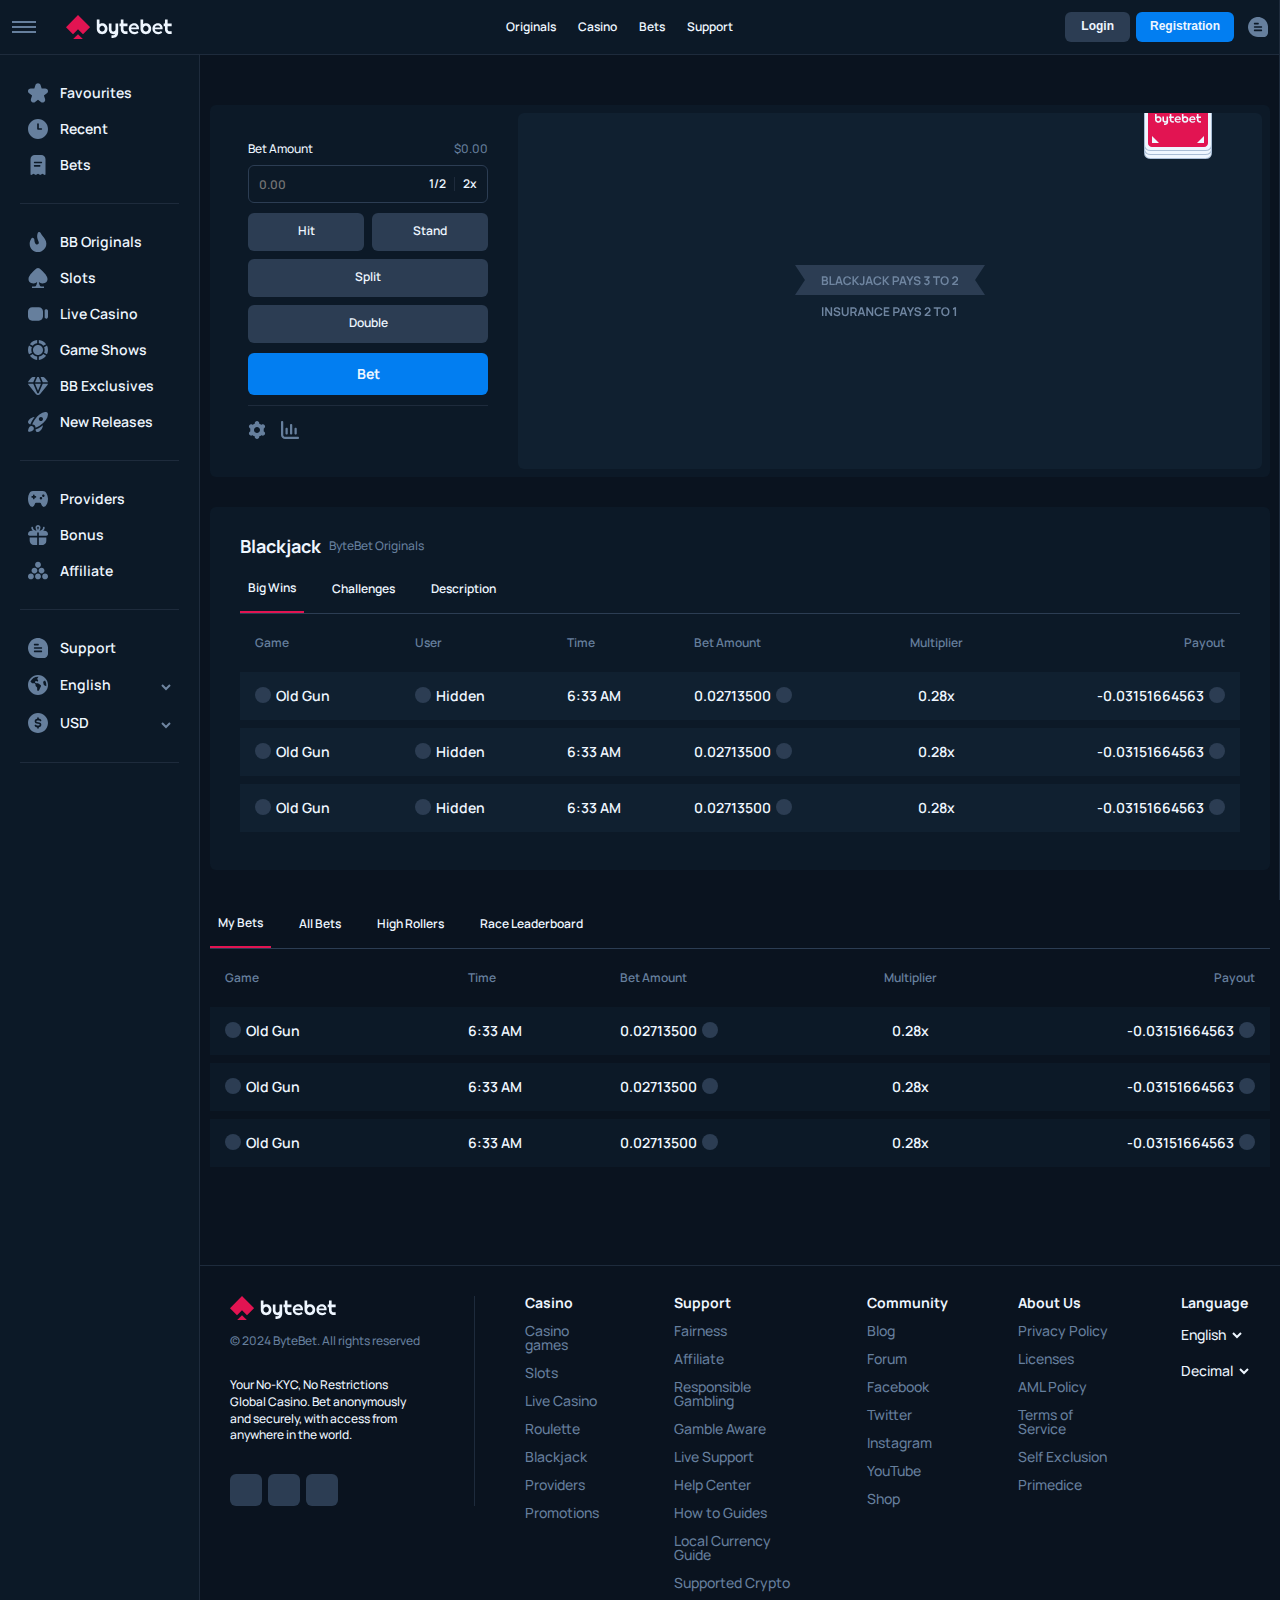
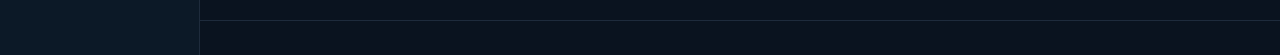
<file: blackjack.html>
<!DOCTYPE html>
<html lang="en">
  <head>
    <meta charset="UTF-8">
    <meta name="viewport" content="width=device-width, initial-scale=1.0">
    <meta name="description" content="ByteBet - Online casino and betting">
    <meta name="keywords" content="casino, betting, blackjack, gambling, online casino">
    <meta name="author" content="ByteBet">
    <meta property="og:title" content="ByteBet - Online Casino">
    <meta property="og:description" content="Play blackjack and other casino games online">
    <meta property="og:image" content="/assets/images/logo.svg">
    <meta property="og:url" content="https://bytebet.com">
    <meta name="twitter:card" content="summary_large_image">

    <link rel="stylesheet" href="/assets/css/style.css">

    <script src="https://cdnjs.cloudflare.com/ajax/libs/jquery/3.7.1/jquery.min.js"></script>
    <script src="/assets/js/app.js"></script>

    <title>ByteBet</title>
  </head>
  <body>
    <div class="modal_background"></div>
    <div class="wrapper">
      <div class="header">
        <div class="header_brend">
          <div class="header_menu">
            <span></span>
            <span></span>
            <span></span>
          </div>
          <a href="/" class="header_logo">
            <img src="/assets/images/logo.svg" alt="" />
          </a>
        </div>
        <div class="header_nav">
          <a href="#" class="header_nav_link">Originals</a>
          <a href="casino.html" class="header_nav_link">Casino</a>
          <a href="bets.html" class="header_nav_link">Bets</a>
          <a href="#" class="header_nav_link">Support</a>
        </div>
        <div class="header_other">
          <div class="header_auth_wrapper">
            <button type="button" class="header_btn_login openModalLogin">
              Login
            </button>
            <button type="button" class="header_btn_reg openModalReg">
              Registration
            </button>
          </div>
          <div class="header_chat open_chat">
            <svg
              width="20"
              height="20"
              viewBox="0 0 20 20"
              fill="none"
              xmlns="http://www.w3.org/2000/svg"
            >
              <g clip-path="url(#clip0_35_894)">
                <path
                  d="M16.3958 2.29831C15.34 1.41969 14.1136 0.769278 12.794 0.38806C11.4744 0.00684071 10.0901 -0.0969218 8.72834 0.0833103C6.20923 0.410575 3.90908 1.68429 2.29495 3.64582C0.68081 5.60735 -0.126318 8.10966 0.0374492 10.6447C0.201217 13.1797 1.3236 15.5573 3.17671 17.2949C5.02981 19.0324 7.47473 19.9996 10.015 20H15.8333C16.938 19.9987 17.997 19.5592 18.7782 18.7781C19.5593 17.997 19.9987 16.938 20 15.8333V9.42415V9.37165C19.9118 8.00952 19.5467 6.67969 18.927 5.46349C18.3073 4.24729 17.446 3.17028 16.3958 2.29831ZM6.66668 5.83331H10C10.221 5.83331 10.433 5.92111 10.5893 6.07739C10.7455 6.23367 10.8333 6.44563 10.8333 6.66664C10.8333 6.88766 10.7455 7.09962 10.5893 7.2559C10.433 7.41218 10.221 7.49998 10 7.49998H6.66668C6.44567 7.49998 6.2337 7.41218 6.07742 7.2559C5.92114 7.09962 5.83335 6.88766 5.83335 6.66664C5.83335 6.44563 5.92114 6.23367 6.07742 6.07739C6.2337 5.92111 6.44567 5.83331 6.66668 5.83331ZM13.3333 14.1666H6.66668C6.44567 14.1666 6.2337 14.0789 6.07742 13.9226C5.92114 13.7663 5.83335 13.5543 5.83335 13.3333C5.83335 13.1123 5.92114 12.9003 6.07742 12.7441C6.2337 12.5878 6.44567 12.5 6.66668 12.5H13.3333C13.5544 12.5 13.7663 12.5878 13.9226 12.7441C14.0789 12.9003 14.1667 13.1123 14.1667 13.3333C14.1667 13.5543 14.0789 13.7663 13.9226 13.9226C13.7663 14.0789 13.5544 14.1666 13.3333 14.1666ZM13.3333 10.8333H6.66668C6.44567 10.8333 6.2337 10.7455 6.07742 10.5892C5.92114 10.433 5.83335 10.221 5.83335 9.99998C5.83335 9.77897 5.92114 9.567 6.07742 9.41072C6.2337 9.25444 6.44567 9.16665 6.66668 9.16665H13.3333C13.5544 9.16665 13.7663 9.25444 13.9226 9.41072C14.0789 9.567 14.1667 9.77897 14.1667 9.99998C14.1667 10.221 14.0789 10.433 13.9226 10.5892C13.7663 10.7455 13.5544 10.8333 13.3333 10.8333Z"
                  fill="#667F9D"
                />
              </g>
              <defs>
                <clipPath id="clip0_35_894">
                  <rect width="20" height="20" fill="white" />
                </clipPath>
              </defs>
            </svg>
          </div>
        </div>
      </div>
      <div class="main">
        <div class="sidebar">
          <div class="sidebar_items">
            <a href="#" class="sidebar_item">
              <div class="sidebar_item_icon">
                <svg
                  width="20"
                  height="20"
                  viewBox="0 0 20 20"
                  fill="none"
                  xmlns="http://www.w3.org/2000/svg"
                >
                  <path
                    d="M0.136626 7.32821C0.307087 6.78563 0.64764 6.31231 1.10792 5.97824C1.5682 5.64417 2.12376 5.4671 2.69246 5.47321H6.33329L7.43913 2.02655C7.61303 1.48401 7.95474 1.01073 8.41499 0.674935C8.87524 0.339144 9.43024 0.158203 9.99996 0.158203C10.5697 0.158203 11.1247 0.339144 11.5849 0.674935C12.0452 1.01073 12.3869 1.48401 12.5608 2.02655L13.6666 5.47321H17.3075C17.8743 5.47402 18.4265 5.65395 18.885 5.9873C19.3435 6.32065 19.6849 6.79037 19.8605 7.32937C20.0361 7.86837 20.0369 8.44907 19.8627 8.98854C19.6886 9.528 19.3484 9.99864 18.8908 10.3332L15.9275 12.4999L17.0541 15.989C17.2362 16.5302 17.2385 17.1157 17.0607 17.6583C16.8829 18.2009 16.5345 18.6714 16.0675 18.9999C15.6084 19.3389 15.0521 19.5205 14.4815 19.5176C13.9109 19.5148 13.3564 19.3276 12.9008 18.984L9.99996 16.849L7.09829 18.9815C6.64008 19.3186 6.0868 19.5017 5.51799 19.5044C4.94917 19.5072 4.39413 19.3295 3.93266 18.997C3.47118 18.6644 3.12705 18.1941 2.94972 17.6536C2.7724 17.1131 2.77102 16.5304 2.94579 15.989L4.07246 12.4999L1.10579 10.3332C0.642947 10.0028 0.298776 9.53221 0.124226 8.991C-0.0503241 8.44979 -0.0459774 7.86676 0.136626 7.32821Z"
                    fill="#667F9D"
                  />
                </svg>
              </div>
              <div class="sidebar_item_name">Favourites</div>
            </a>
            <a href="#" class="sidebar_item">
              <div class="sidebar_item_icon">
                <svg
                  width="20"
                  height="20"
                  viewBox="0 0 20 20"
                  fill="none"
                  xmlns="http://www.w3.org/2000/svg"
                >
                  <path
                    d="M10 0C4.48583 0 0 4.48583 0 10C0 15.5142 4.48583 20 10 20C15.5142 20 20 15.5142 20 10C20 4.48583 15.5142 0 10 0ZM13.3333 10.8333H10C9.54 10.8333 9.16667 10.4608 9.16667 10V5C9.16667 4.53917 9.54 4.16667 10 4.16667C10.46 4.16667 10.8333 4.53917 10.8333 5V9.16667H13.3333C13.7942 9.16667 14.1667 9.53917 14.1667 10C14.1667 10.4608 13.7942 10.8333 13.3333 10.8333Z"
                    fill="#667F9D"
                  />
                </svg>
              </div>
              <div class="sidebar_item_name">Recent</div>
            </a>
            <a href="bets.html" class="sidebar_item">
              <div class="sidebar_item_icon">
                <svg
                  width="16"
                  height="20"
                  viewBox="0 0 16 20"
                  fill="none"
                  xmlns="http://www.w3.org/2000/svg"
                >
                  <path
                    d="M4.66667 0C3.562 0.00132321 2.50296 0.440735 1.72185 1.22185C0.940735 2.00296 0.501323 3.062 0.5 4.16667V19.1667C0.500117 19.3182 0.541572 19.4669 0.619901 19.5967C0.698231 19.7264 0.810468 19.8324 0.944531 19.9031C1.07859 19.9738 1.22941 20.0066 1.38073 19.998C1.53206 19.9894 1.67817 19.9397 1.80333 19.8542L3.55833 18.655L5.31333 19.8542C5.45199 19.9491 5.61612 19.9999 5.78417 19.9999C5.95222 19.9999 6.11634 19.9491 6.255 19.8542L8.005 18.655L9.755 19.8542C9.89374 19.9493 10.058 20.0002 10.2262 20.0002C10.3945 20.0002 10.5588 19.9493 10.6975 19.8542L12.4475 18.6558L14.1975 19.8533C14.3226 19.9386 14.4685 19.9881 14.6197 19.9966C14.7708 20.0052 14.9214 19.9724 15.0553 19.9018C15.1892 19.8312 15.3013 19.7255 15.3797 19.596C15.458 19.4664 15.4996 19.318 15.5 19.1667V4.16667C15.4987 3.062 15.0593 2.00296 14.2782 1.22185C13.497 0.440735 12.438 0.00132321 11.3333 0L4.66667 0ZM9.66667 11.6667H4.66667C4.44565 11.6667 4.23369 11.5789 4.07741 11.4226C3.92113 11.2663 3.83333 11.0543 3.83333 10.8333C3.83333 10.6123 3.92113 10.4004 4.07741 10.2441C4.23369 10.0878 4.44565 10 4.66667 10H9.66667C9.88768 10 10.0996 10.0878 10.2559 10.2441C10.4122 10.4004 10.5 10.6123 10.5 10.8333C10.5 11.0543 10.4122 11.2663 10.2559 11.4226C10.0996 11.5789 9.88768 11.6667 9.66667 11.6667ZM12.1667 7.5C12.1667 7.72101 12.0789 7.93297 11.9226 8.08925C11.7663 8.24554 11.5543 8.33333 11.3333 8.33333H4.66667C4.44565 8.33333 4.23369 8.24554 4.07741 8.08925C3.92113 7.93297 3.83333 7.72101 3.83333 7.5C3.83333 7.27899 3.92113 7.06702 4.07741 6.91074C4.23369 6.75446 4.44565 6.66667 4.66667 6.66667H11.3333C11.5543 6.66667 11.7663 6.75446 11.9226 6.91074C12.0789 7.06702 12.1667 7.27899 12.1667 7.5Z"
                    fill="#667F9D"
                  />
                </svg>
              </div>
              <div class="sidebar_item_name">Bets</div>
            </a>
          </div>
          <div class="sidebar_items">
            <a href="#" class="sidebar_item">
              <div class="sidebar_item_icon">
                <svg
                  width="18"
                  height="20"
                  viewBox="0 0 18 20"
                  fill="none"
                  xmlns="http://www.w3.org/2000/svg"
                >
                  <path
                    d="M8.99996 19.9999H8.95246C4.38413 19.9999 0.666626 16.2616 0.666626 11.6666C0.666626 10.0591 1.22163 8.27488 2.22829 6.64072C2.62079 6.00322 3.37246 5.70238 4.09579 5.89405C4.81996 6.08488 5.32413 6.71655 5.34996 7.46488C5.42996 9.74822 5.97746 12.4766 8.13163 12.5007C9.03246 12.5082 9.74579 11.8782 9.82079 11.0616C9.89913 10.2066 9.58996 9.53655 9.19913 8.68905C8.73913 7.68905 8.16579 6.44572 8.16579 4.60488C8.16579 3.18238 8.45329 1.76155 8.73829 0.984051C8.95079 0.406551 9.45163 0.0273841 10.0466 -0.00678252C10.6625 -0.0401159 11.225 0.299051 11.5075 0.861551C12.1758 2.19072 13.1225 3.41905 14.0375 4.60738C15.6808 6.74238 17.38 8.94988 17.3341 11.6799C17.3341 16.2332 13.5983 19.9716 9.00579 19.9991H9.00079L8.99996 19.9999Z"
                    fill="#667F9D"
                  />
                </svg>
              </div>
              <div class="sidebar_item_name">BB Originals</div>
            </a>
            <a href="casino.html" class="sidebar_item">
              <div class="sidebar_item_icon">
                <svg
                  width="18"
                  height="19"
                  viewBox="0 0 18 19"
                  fill="none"
                  xmlns="http://www.w3.org/2000/svg"
                >
                  <path
                    d="M17.9964 10.2507C17.9964 7.00083 12.2886 1.97813 10.5384 0.552407C10.1024 0.194912 9.55962 0 9 0C8.44037 0 7.89756 0.194912 7.46161 0.552407C5.71139 1.97813 0.00356286 7 0.00356286 10.2507C-0.0835796 12.6317 0.999757 14.6669 4.91071 14.6669C6.11521 14.6372 7.26383 14.1432 8.12489 13.2845C7.97767 15.3377 7.45834 17.6064 5.72857 17.6064H3.27499V19H14.725V17.6064H12.2714C10.5417 17.6064 10.0223 15.3335 9.8751 13.2845C10.7362 14.1432 11.8848 14.6372 13.0893 14.6669C16.9998 14.6669 18.0836 12.6317 17.9964 10.2507Z"
                    fill="#667F9D"
                  />
                </svg>
              </div>
              <div class="sidebar_item_name">Slots</div>
            </a>
            <a href="#" class="sidebar_item">
              <div class="sidebar_item_icon">
                <svg
                  width="20"
                  height="14"
                  viewBox="0 0 20 14"
                  fill="none"
                  xmlns="http://www.w3.org/2000/svg"
                >
                  <path
                    d="M4.16667 13.6666H10.8333C13.1308 13.6666 15 11.7974 15 9.49992V4.49992C15 2.20242 13.1308 0.333252 10.8333 0.333252H4.16667C1.86917 0.333252 0 2.20242 0 4.49992V9.49992C0 11.7974 1.86917 13.6666 4.16667 13.6666ZM20 3.92742V10.0266C20 10.6574 19.65 11.2241 19.0858 11.5058C18.85 11.6233 18.5967 11.6816 18.345 11.6816C17.9942 11.6816 17.6475 11.5691 17.3542 11.3491C17.3233 11.3258 16.6667 10.6741 16.6667 10.6741V3.28659C16.6667 3.28659 17.3217 2.62909 17.3542 2.60492C17.8575 2.22659 18.52 2.16575 19.0858 2.44825C19.6517 2.73075 20 3.29659 20 3.92742Z"
                    fill="#667F9D"
                  />
                </svg>
              </div>
              <div class="sidebar_item_name">Live Casino</div>
            </a>
            <a href="#" class="sidebar_item">
              <div class="sidebar_item_icon">
                <svg
                  width="20"
                  height="20"
                  viewBox="0 0 20 20"
                  fill="none"
                  xmlns="http://www.w3.org/2000/svg"
                >
                  <g clip-path="url(#clip0_35_1506)">
                    <path
                      d="M1.87583 4.14833C3.54 1.82917 6.16417 0.249167 9.16667 0V3.34917C7.37833 3.57333 5.81083 4.5075 4.75167 5.86167L1.87667 4.14917L1.87583 4.14833ZM10.8333 3.34833C12.6217 3.5725 14.1892 4.50667 15.2483 5.86083L18.1233 4.14833C16.46 1.82917 13.8358 0.249167 10.8333 0V3.34833ZM15 9.9575C15 7.2 12.7575 4.9575 10 4.9575C7.2425 4.9575 5 7.2 5 9.9575C5 12.715 7.2425 14.9575 10 14.9575C12.7575 14.9575 15 12.715 15 9.9575ZM18.9775 14.335C19.6258 13.0108 20 11.5283 20 9.9575C20 8.38667 19.6258 6.90417 18.9767 5.58L16.1058 7.29083C16.4642 8.10833 16.6667 9.01 16.6667 9.95833C16.6667 10.9067 16.4642 11.8075 16.1058 12.6258L18.9775 14.3367V14.335ZM15.2483 14.0542C14.1892 15.4083 12.6217 16.3417 10.8333 16.5667V19.9158C13.8358 19.6667 16.46 18.0867 18.1233 15.7675L15.2483 14.0542ZM3.89417 12.625C3.53583 11.8075 3.33333 10.9067 3.33333 9.9575C3.33333 9.00833 3.53583 8.1075 3.89417 7.29L1.02333 5.58C0.375 6.90417 0 8.38667 0 9.9575C0 11.5283 0.374167 13.0108 1.0225 14.335L3.89417 12.625ZM9.16667 16.5667C7.37833 16.3425 5.81083 15.4083 4.75167 14.0542L1.87667 15.7675C3.54 18.0867 6.165 19.6667 9.16667 19.9158V16.5667Z"
                      fill="#667F9D"
                    />
                  </g>
                  <defs>
                    <clipPath id="clip0_35_1506">
                      <rect width="20" height="20" fill="white" />
                    </clipPath>
                  </defs>
                </svg>
              </div>
              <div class="sidebar_item_name">Game Shows</div>
            </a>
            <a href="#" class="sidebar_item">
              <div class="sidebar_item_icon">
                <svg
                  width="20"
                  height="20"
                  viewBox="0 0 20 20"
                  fill="none"
                  xmlns="http://www.w3.org/2000/svg"
                >
                  <path
                    d="M20 7.75008C19.8921 8.29466 19.6516 8.811 19.2958 9.26209L11.9767 18.1272C11.7446 18.397 11.4474 18.6158 11.1076 18.767C10.7677 18.9182 10.3941 18.9979 10.015 19C9.63595 19.0021 9.26129 18.9265 8.91941 18.7791C8.57753 18.6317 8.27738 18.4162 8.04167 18.1489L0.686667 9.10009C0.374233 8.69264 0.153677 8.23397 0.0375 7.75008H5.26083L9.22167 17.0194C9.28194 17.1612 9.38862 17.2833 9.52759 17.3693C9.66657 17.4554 9.8313 17.5015 10 17.5015C10.1687 17.5015 10.3334 17.4554 10.4724 17.3693C10.6114 17.2833 10.7181 17.1612 10.7783 17.0194L14.7392 7.75008H20ZM14.75 6.25006H19.9642C19.8374 5.74261 19.5941 5.26463 19.25 4.84679L17.1183 2.25627C16.8096 1.86795 16.4026 1.55144 15.9308 1.33297C15.4591 1.1145 14.9363 1.00036 14.4058 1H12.5725L14.75 6.25006ZM9.25667 1L7.04083 6.25006H12.9675L10.7958 1H9.25667ZM5.25833 6.25006L7.47333 1H5.53833C5.01232 0.999535 4.49369 1.1114 4.02504 1.3264C3.5564 1.54139 3.15112 1.85339 2.8425 2.23677L0.781667 4.66829C0.387338 5.13332 0.11962 5.67507 0 6.25006H5.25833ZM12.9533 7.75008H7.04667L10 14.6607L12.9533 7.75008Z"
                    fill="#667F9D"
                  />
                </svg>
              </div>
              <div class="sidebar_item_name">BB Exclusives</div>
            </a>
            <a href="#" class="sidebar_item">
              <div class="sidebar_item_icon">
                <svg
                  width="20"
                  height="20"
                  viewBox="0 0 20 20"
                  fill="none"
                  xmlns="http://www.w3.org/2000/svg"
                >
                  <path
                    d="M0.461558 11.3251C0.0085888 10.6587 -0.0819581 9.81017 0.22019 9.06318C0.895464 7.68564 2.02667 6.58432 3.42179 5.94619C4.43187 5.44389 5.52597 5.13236 6.6491 5.02717C6.15972 5.62935 5.6698 6.27185 5.17933 6.95478C4.18113 8.46635 3.32667 10.0681 2.62718 11.739L2.32609 12.4141C1.57187 12.3517 0.886401 11.9513 0.461558 11.3251ZM1.60867 14.8286C0.888042 15.8236 0.370815 16.951 0.0866747 18.1463C-0.0904737 18.9229 0.395503 19.6962 1.17218 19.8733C1.38355 19.9215 1.60304 19.9215 1.81441 19.8732C3.00785 19.5886 4.13351 19.0717 5.12718 18.352C6.10015 17.3795 6.10054 15.8024 5.128 14.8294C4.1555 13.8564 2.57835 13.856 1.60539 14.8286H1.60867ZM8.19187 17.3003L7.51175 17.6022V17.8461C7.51339 18.4303 7.74734 18.9898 8.16203 19.4013C8.55648 19.7849 9.08488 19.9997 9.63511 20.0001C11.5901 19.9719 13.1752 18.192 14.0071 16.5348C14.5167 15.5092 14.8293 14.397 14.9286 13.256C14.3203 13.7537 13.6681 14.2513 12.9719 14.749C11.4609 15.7475 9.85945 16.6017 8.18855 17.3003L8.19187 17.3003ZM19.9532 2.45428C19.8429 6.06478 17.2435 9.64545 12.0056 13.4028C10.5802 14.3268 9.07652 15.1239 7.51175 15.7849V15.318C7.50402 13.7179 6.20882 12.4227 4.60875 12.415H4.14179C4.80437 10.8502 5.60285 9.34646 6.52808 7.92111C10.2762 2.69564 13.8511 0.0928711 17.4558 -0.0249023C19.2523 -0.0249023 19.9532 0.70666 19.9532 2.45428ZM14.9766 7.02361C14.9766 5.87842 14.0483 4.95002 12.903 4.95002C11.7578 4.95002 10.8294 5.87838 10.8294 7.02361C10.8294 8.16881 11.7578 9.09721 12.903 9.09721C14.0483 9.09721 14.9766 8.16881 14.9766 7.02361Z"
                    fill="#667F9D"
                  />
                </svg>
              </div>
              <div class="sidebar_item_name">New Releases</div>
            </a>
          </div>
          <div class="sidebar_items">
            <a href="#" class="sidebar_item">
              <div class="sidebar_item_icon">
                <svg
                  width="20"
                  height="20"
                  viewBox="0 0 20 20"
                  fill="none"
                  xmlns="http://www.w3.org/2000/svg"
                >
                  <path
                    d="M18.4174 4.19482C17.671 2.86795 16.3441 2.12158 14.8514 2.12158H4.98266C3.48992 2.12158 2.16301 2.86795 1.41664 4.19482C0.504414 5.85342 0.00683594 7.67791 0.00683594 9.58529C0.00683594 14.1465 1.83129 17.8783 4.15336 17.8783C5.3973 17.8783 6.3925 16.7173 7.13887 14.3123C7.2218 13.9806 7.55352 13.7318 7.96816 13.7318H12.0318C12.3635 13.7318 12.6952 13.9806 12.8611 14.3123C13.6074 16.7173 14.6026 17.8783 15.8466 17.8783C18.1686 17.8783 19.9931 14.1465 19.9931 9.58529C19.8272 7.67787 19.3296 5.85342 18.4174 4.19482ZM7.47059 8.756H6.64129V9.58529C6.64129 10.0829 6.30957 10.4146 5.81199 10.4146C5.31441 10.4146 4.9827 10.0829 4.9827 9.58529V8.756H4.1534C3.65582 8.756 3.3241 8.42428 3.3241 7.9267C3.3241 7.42912 3.65582 7.0974 4.1534 7.0974H4.9827V6.26811C4.9827 5.77053 5.31441 5.43881 5.81199 5.43881C6.30957 5.43881 6.64129 5.77053 6.64129 6.26811V7.0974H7.47059C7.96816 7.0974 8.29988 7.42912 8.29988 7.9267C8.29988 8.42428 7.96816 8.756 7.47059 8.756ZM12.944 10.4146C12.2805 10.4146 11.7 9.83408 11.7 9.17064C11.7 8.50721 12.2805 7.9267 12.944 7.9267C13.6074 7.9267 14.1879 8.50721 14.1879 9.17064C14.1879 9.83408 13.5245 10.4146 12.944 10.4146ZM15.349 7.9267C14.7685 7.9267 14.105 7.34619 14.105 6.68275C14.105 6.01932 14.7685 5.43881 15.349 5.43881C15.9295 5.43881 16.5929 6.01932 16.5929 6.68275C16.5929 7.34619 16.0124 7.9267 15.349 7.9267Z"
                    fill="#667F9D"
                  />
                </svg>
              </div>
              <div class="sidebar_item_name">Providers</div>
            </a>
            <a href="#" class="sidebar_item">
              <div class="sidebar_item_icon">
                <svg
                  width="20"
                  height="20"
                  viewBox="0 0 20 20"
                  fill="none"
                  xmlns="http://www.w3.org/2000/svg"
                >
                  <path
                    d="M1.66667 12.5H9.16667V20H5.83333C4.72826 20 3.66846 19.561 2.88706 18.7796C2.10565 17.9982 1.66667 16.9384 1.66667 15.8333V12.5ZM20 9.16667C20 9.60869 19.8244 10.0326 19.5118 10.3452C19.1993 10.6577 18.7754 10.8333 18.3333 10.8333H10.8333V7.46417C10.5533 7.48583 10.2742 7.5 10 7.5C9.72583 7.5 9.44667 7.48583 9.16667 7.46417V10.8333H1.66667C1.22464 10.8333 0.800716 10.6577 0.488155 10.3452C0.175595 10.0326 0 9.60869 0 9.16667C0 8.28261 0.35119 7.43476 0.976311 6.80964C1.60143 6.18452 2.44928 5.83333 3.33333 5.83333H4.78167C4.3105 5.418 3.9365 4.90407 3.6862 4.328C3.4359 3.75193 3.31543 3.12784 3.33333 2.5C3.33333 2.27899 3.42113 2.06702 3.57741 1.91074C3.73369 1.75446 3.94565 1.66667 4.16667 1.66667C4.38768 1.66667 4.59964 1.75446 4.75592 1.91074C4.9122 2.06702 5 2.27899 5 2.5C5 4.685 6.97583 5.44167 8.47833 5.70083C7.92376 4.71755 7.58992 3.62531 7.5 2.5C7.5 1.83696 7.76339 1.20107 8.23223 0.732233C8.70107 0.263392 9.33696 0 10 0C10.663 0 11.2989 0.263392 11.7678 0.732233C12.2366 1.20107 12.5 1.83696 12.5 2.5C12.4101 3.62531 12.0762 4.71755 11.5217 5.70083C13.0242 5.44167 15 4.685 15 2.5C15 2.27899 15.0878 2.06702 15.2441 1.91074C15.4004 1.75446 15.6123 1.66667 15.8333 1.66667C16.0543 1.66667 16.2663 1.75446 16.4226 1.91074C16.5789 2.06702 16.6667 2.27899 16.6667 2.5C16.6846 3.12784 16.5641 3.75193 16.3138 4.328C16.0635 4.90407 15.6895 5.418 15.2183 5.83333H16.6667C17.5507 5.83333 18.3986 6.18452 19.0237 6.80964C19.6488 7.43476 20 8.28261 20 9.16667ZM9.16667 2.5C9.26726 3.38569 9.55106 4.24076 10 5.01083C10.4489 4.24076 10.7327 3.38569 10.8333 2.5C10.8333 2.27899 10.7455 2.06702 10.5893 1.91074C10.433 1.75446 10.221 1.66667 10 1.66667C9.77899 1.66667 9.56702 1.75446 9.41074 1.91074C9.25446 2.06702 9.16667 2.27899 9.16667 2.5ZM10.8333 20H14.1667C14.7138 20 15.2557 19.8922 15.7612 19.6828C16.2667 19.4734 16.726 19.1665 17.1129 18.7796C17.4999 18.3927 17.8068 17.9334 18.0162 17.4278C18.2256 16.9223 18.3333 16.3805 18.3333 15.8333V12.5H10.8333V20Z"
                    fill="#667F9D"
                  />
                </svg>
              </div>
              <div class="sidebar_item_name">Bonus</div>
            </a>
            <a href="#" class="sidebar_item">
              <div class="sidebar_item_icon">
                <svg
                  width="20"
                  height="20"
                  viewBox="0 0 20 20"
                  fill="none"
                  xmlns="http://www.w3.org/2000/svg"
                >
                  <path
                    d="M0 15.4166C0 13.8058 1.30583 12.4999 2.91667 12.4999C4.5275 12.4999 5.83333 13.8058 5.83333 15.4166C5.83333 17.0274 4.5275 18.3333 2.91667 18.3333C1.30583 18.3333 0 17.0274 0 15.4166ZM17.0833 18.3333C18.6942 18.3333 20 17.0274 20 15.4166C20 13.8058 18.6942 12.4999 17.0833 12.4999C15.4725 12.4999 14.1667 13.8058 14.1667 15.4166C14.1667 17.0274 15.4725 18.3333 17.0833 18.3333ZM10 18.3333C11.6108 18.3333 12.9167 17.0274 12.9167 15.4166C12.9167 13.8058 11.6108 12.4999 10 12.4999C8.38917 12.4999 7.08333 13.8058 7.08333 15.4166C7.08333 17.0274 8.38917 18.3333 10 18.3333ZM13.5417 12.4999C15.1525 12.4999 16.4583 11.1941 16.4583 9.58325C16.4583 7.97242 15.1525 6.66659 13.5417 6.66659C11.9308 6.66659 10.625 7.97242 10.625 9.58325C10.625 11.1941 11.9308 12.4999 13.5417 12.4999ZM6.45833 12.4999C8.06917 12.4999 9.375 11.1941 9.375 9.58325C9.375 7.97242 8.06917 6.66659 6.45833 6.66659C4.8475 6.66659 3.54167 7.97242 3.54167 9.58325C3.54167 11.1941 4.8475 12.4999 6.45833 12.4999ZM10 6.66659C11.6108 6.66659 12.9167 5.36075 12.9167 3.74992C12.9167 2.13909 11.6108 0.833252 10 0.833252C8.38917 0.833252 7.08333 2.13909 7.08333 3.74992C7.08333 5.36075 8.38917 6.66659 10 6.66659Z"
                    fill="#667F9D"
                  />
                </svg>
              </div>
              <div class="sidebar_item_name">Affiliate</div>
            </a>
          </div>
          <div class="sidebar_items">
            <a href="#" class="sidebar_item">
              <div class="sidebar_item_icon">
                <svg
                  width="20"
                  height="20"
                  viewBox="0 0 20 20"
                  fill="none"
                  xmlns="http://www.w3.org/2000/svg"
                >
                  <path
                    d="M16.3958 2.29831C15.34 1.41969 14.1136 0.769278 12.794 0.38806C11.4743 0.00684072 10.09 -0.0969218 8.72831 0.0833103C6.2092 0.410575 3.90905 1.68429 2.29492 3.64582C0.68078 5.60735 -0.126349 8.10966 0.0374187 10.6447C0.201186 13.1797 1.32357 15.5573 3.17668 17.2949C5.02978 19.0324 7.4747 19.9996 10.015 20H15.8333C16.938 19.9987 17.997 19.5592 18.7781 18.7781C19.5592 17.997 19.9987 16.938 20 15.8333V9.42414V9.37164C19.9118 8.00951 19.5467 6.67969 18.927 5.46349C18.3073 4.24729 17.446 3.17028 16.3958 2.29831ZM6.66665 5.83331H9.99998C10.221 5.83331 10.433 5.92111 10.5892 6.07739C10.7455 6.23367 10.8333 6.44563 10.8333 6.66664C10.8333 6.88766 10.7455 7.09962 10.5892 7.2559C10.433 7.41218 10.221 7.49998 9.99998 7.49998H6.66665C6.44563 7.49998 6.23367 7.41218 6.07739 7.2559C5.92111 7.09962 5.83331 6.88766 5.83331 6.66664C5.83331 6.44563 5.92111 6.23367 6.07739 6.07739C6.23367 5.92111 6.44563 5.83331 6.66665 5.83331ZM13.3333 14.1666H6.66665C6.44563 14.1666 6.23367 14.0788 6.07739 13.9226C5.92111 13.7663 5.83331 13.5543 5.83331 13.3333C5.83331 13.1123 5.92111 12.9003 6.07739 12.7441C6.23367 12.5878 6.44563 12.5 6.66665 12.5H13.3333C13.5543 12.5 13.7663 12.5878 13.9226 12.7441C14.0789 12.9003 14.1666 13.1123 14.1666 13.3333C14.1666 13.5543 14.0789 13.7663 13.9226 13.9226C13.7663 14.0788 13.5543 14.1666 13.3333 14.1666ZM13.3333 10.8333H6.66665C6.44563 10.8333 6.23367 10.7455 6.07739 10.5892C5.92111 10.433 5.83331 10.221 5.83331 9.99998C5.83331 9.77896 5.92111 9.567 6.07739 9.41072C6.23367 9.25444 6.44563 9.16664 6.66665 9.16664H13.3333C13.5543 9.16664 13.7663 9.25444 13.9226 9.41072C14.0789 9.567 14.1666 9.77896 14.1666 9.99998C14.1666 10.221 14.0789 10.433 13.9226 10.5892C13.7663 10.7455 13.5543 10.8333 13.3333 10.8333Z"
                    fill="#667F9D"
                  />
                </svg>
              </div>
              <div class="sidebar_item_name">Support</div>
            </a>
            <a href="#" class="sidebar_item">
              <div class="sidebar_item_icon">
                <svg
                  width="20"
                  height="20"
                  viewBox="0 0 20 20"
                  fill="none"
                  xmlns="http://www.w3.org/2000/svg"
                >
                  <path
                    d="M10 0C4.48583 0 0 4.48583 0 10C0 15.5142 4.48583 20 10 20C15.5142 20 20 15.5142 20 10C20 4.48583 15.5142 0 10 0ZM12.945 11.2592L11.0775 15.3058C10.9292 15.6275 10.6075 15.8333 10.2533 15.8333H10.0758C9.57417 15.8333 9.1675 15.4267 9.1675 14.925V12.9542C9.1675 12.6633 9.05167 12.3842 8.84583 12.1783L7.85417 11.1867C7.6275 10.96 7.5 10.6525 7.5 10.3325V9.53C7.5 9.2975 7.4075 9.07417 7.2425 8.90917L6.93167 8.59833C6.76167 8.42833 6.53167 8.33333 6.29167 8.33333H4.6675C4.3475 8.33333 4.04167 8.2025 3.82083 7.97L2.43917 6.5175C3.76167 3.65917 6.64917 1.66667 10 1.66667C10.1717 1.66667 10.3392 1.6825 10.5075 1.6925C10.0633 2.36583 9.66083 2.985 9.41667 3.36333C9.2625 3.60083 9.25917 3.90333 9.405 4.14667L10.1025 5.31C10.2875 5.6175 10.2383 6.01167 9.985 6.26583L9.9825 6.26833C9.74417 6.50667 9.38083 6.56583 9.07917 6.415L8.34583 6.04833C8.09 5.92 7.78083 5.97083 7.57833 6.1725L7.1375 6.61333C6.8775 6.87333 6.8775 7.29417 7.1375 7.55333L7.63083 8.04667C7.81417 8.23 8.06333 8.33333 8.3225 8.33333H9.515C9.8325 8.33333 10.1433 8.4225 10.4125 8.59083L12.5475 9.925C12.9967 10.2058 13.1675 10.7775 12.945 11.2592ZM16.27 10.2167C15.9933 10.0792 15.7908 9.8275 15.7158 9.5275L15.1933 7.43833C15.0792 6.98167 15.2817 6.50417 15.6892 6.26917L17.0083 5.50833C17.8433 6.80583 18.3333 8.34583 18.3333 10C18.3333 10.4067 18.2942 10.8025 18.2375 11.1933L16.27 10.2167Z"
                    fill="#667F9D"
                  />
                </svg>
              </div>
              <div class="sidebar_item_name">English</div>
              <div class="sidebar_item_arrow">
                <svg
                  width="10"
                  height="7"
                  viewBox="0 0 10 7"
                  fill="none"
                  xmlns="http://www.w3.org/2000/svg"
                >
                  <path d="M9 1L5 5L1 1" stroke="#6F85A0" stroke-width="2" />
                </svg>
              </div>
            </a>
            <a href="#" class="sidebar_item">
              <div class="sidebar_item_icon">
                <svg
                  width="20"
                  height="20"
                  viewBox="0 0 20 20"
                  fill="none"
                  xmlns="http://www.w3.org/2000/svg"
                >
                  <path
                    d="M10 0C4.48583 0 0 4.48583 0 10C0.5025 23.2483 19.5 23.245 20 10C20 4.48583 15.5142 0 10 0ZM10.8333 14.1667V15C10.8292 16.09 9.17083 16.0892 9.16667 15V14.1667H8.94333C8.05417 14.1667 7.22417 13.6883 6.77833 12.9175C6.5475 12.5183 6.68417 12.0092 7.08167 11.7792C7.48083 11.5467 7.99083 11.685 8.22 12.0825C8.36917 12.3408 8.64583 12.5 8.9425 12.5H10.8325C11.6633 12.5542 12.035 11.2083 11.1292 11.0333L8.595 10.6108C5.67667 10.07 6.305 5.81667 9.16583 5.83333V5C9.17083 3.91 10.8283 3.91083 10.8325 5V5.83333H11.0558C11.945 5.83333 12.775 6.3125 13.2208 7.08333C13.4517 7.48167 13.315 7.99083 12.9175 8.22167C12.5175 8.4525 12.0083 8.31583 11.7792 7.9175C11.63 7.66 11.3533 7.50083 11.0567 7.50083H9.16667C8.33583 7.44667 7.965 8.7925 8.87 8.9675L11.4042 9.39C14.3225 9.93083 13.6942 14.1833 10.8333 14.1667Z"
                    fill="#667F9D"
                  />
                </svg>
              </div>
              <div class="sidebar_item_name">USD</div>
              <div class="sidebar_item_arrow">
                <svg width="10" height="7" viewBox="0 0 10 7" fill="none" xmlns="http://www.w3.org/2000/svg">
                  <path d="M9 1L5 5L1 1" stroke="#6F85A0" stroke-width="2"></path>
                </svg>
              </div>
            </a>
          </div>
        </div>
        <div class="main_content">
          <div class="pages_wrapper">
            <div class="blackjack_wrapper">
              <div class="blackjack_bet_wrapper">
                <div class="blackjack_bet_head">
                  <div class="blackjack_bet_head_info">
                    <div class="blackjack_bet_head_name">Bet Amount</div>
                    <div class="blackjack_bet_head_balance">$0.00</div>
                  </div>
                  <div class="blackjack_bet_input_wrapper">
                    <input
                      type="text"
                      class="blackjack_bet_input"
                      placeholder="0.00"
                    />
                    <div class="blackjack_bet_input_actions">
                      <div class="blackjack_bet_input_action">1/2</div>
                      <div class="blackjack_bet_input_action_line"></div>
                      <div class="blackjack_bet_input_action">2x</div>
                    </div>
                  </div>
                  <div class="blackjack_action_game">
                    <div class="blackjack_action_game_double">
                      <div class="blackjack_action_game_btn">Hit</div>
                      <div class="blackjack_action_game_btn">Stand</div>
                    </div>
                    <div class="blackjack_action_game_btn">Split</div>
                    <div class="blackjack_action_game_btn">Double</div>
                  </div>
                  <button class="blackjack_game_bet">Bet</button>
                  <div class="blackjack_game_footer">
                    <div
                      class="blackjack_game_footer_action blackjack_settings"
                    >
                      <svg
                        xmlns="http://www.w3.org/2000/svg"
                        width="18"
                        height="18"
                        viewBox="0 0 18 18"
                        fill="none"
                      >
                        <g clip-path="url(#clip0_35_1912)">
                          <path
                            d="M1.20548 13.5C1.82585 14.5767 3.20162 14.9466 4.27831 14.3262C4.27905 14.3258 4.27975 14.3254 4.28049 14.325L4.61423 14.1322C5.24423 14.6712 5.96838 15.0892 6.75022 15.3652V15.75C6.75022 16.9926 7.75759 18 9.00022 18C10.2429 18 11.2502 16.9926 11.2502 15.75V15.3652C12.0322 15.0888 12.7563 14.6703 13.3862 14.1307L13.7215 14.3242C14.7984 14.9456 16.1752 14.5762 16.7965 13.4992C17.4178 12.4223 17.0484 11.0455 15.9715 10.4242L15.6385 10.2322C15.7884 9.41657 15.7884 8.58041 15.6385 7.76472L15.9715 7.57273C17.0484 6.95141 17.4178 5.57469 16.7965 4.49771C16.1752 3.42077 14.7984 3.05139 13.7215 3.6727L13.3877 3.86546C12.7571 3.32712 12.0324 2.90988 11.2502 2.63475V2.25C11.2502 1.00737 10.2429 0 9.00022 0C7.75759 0 6.75022 1.00737 6.75022 2.25V2.63475C5.96827 2.91118 5.24409 3.32968 4.61423 3.86926L4.27898 3.67502C3.202 3.05367 1.82529 3.42306 1.20397 4.5C0.582653 5.57694 0.952005 6.9537 2.02898 7.57501L2.36198 7.767C2.21208 8.58266 2.21208 9.41882 2.36198 10.2345L2.02898 10.4265C0.954993 11.0495 0.586837 12.4235 1.20548 13.5ZM9.00022 6.00001C10.6571 6.00001 12.0002 7.34316 12.0002 9C12.0002 10.6568 10.6571 12 9.00022 12C7.34338 12 6.00023 10.6568 6.00023 9C6.00023 7.34316 7.34338 6.00001 9.00022 6.00001Z"
                            fill="#667F9D"
                          />
                        </g>
                        <defs>
                          <clipPath id="clip0_35_1912">
                            <rect width="18" height="18" fill="white" />
                          </clipPath>
                        </defs>
                      </svg>
                    </div>
                    <div
                      class="blackjack_game_footer_action blackjack_livestats"
                    >
                      <svg
                        xmlns="http://www.w3.org/2000/svg"
                        width="18"
                        height="18"
                        viewBox="0 0 18 18"
                        fill="none"
                      >
                        <g clip-path="url(#clip0_35_1915)">
                          <path
                            d="M4.125 15.75C3.62772 15.75 3.15081 15.5525 2.79917 15.2008C2.44754 14.8492 2.25 14.3723 2.25 13.875V1.125C2.25 0.826631 2.13147 0.540483 1.9205 0.329505C1.70952 0.118526 1.42337 0 1.125 0C0.826631 0 0.540483 0.118526 0.329505 0.329505C0.118526 0.540483 0 0.826631 0 1.125L0 13.875C0 14.969 0.434597 16.0182 1.20818 16.7918C1.98177 17.5654 3.03098 18 4.125 18H16.875C17.1734 18 17.4595 17.8815 17.6705 17.6705C17.8815 17.4595 18 17.1734 18 16.875C18 16.5766 17.8815 16.2905 17.6705 16.0795C17.4595 15.8685 17.1734 15.75 16.875 15.75H4.125Z"
                            fill="#667F9D"
                          />
                          <path
                            d="M14.625 13.5C14.9234 13.5 15.2095 13.3815 15.4205 13.1705C15.6315 12.9595 15.75 12.6734 15.75 12.375V7.875C15.75 7.57663 15.6315 7.29048 15.4205 7.0795C15.2095 6.86853 14.9234 6.75 14.625 6.75C14.3266 6.75 14.0405 6.86853 13.8295 7.0795C13.6185 7.29048 13.5 7.57663 13.5 7.875V12.375C13.5 12.6734 13.6185 12.9595 13.8295 13.1705C14.0405 13.3815 14.3266 13.5 14.625 13.5Z"
                            fill="#667F9D"
                          />
                          <path
                            d="M5.625 13.5C5.92337 13.5 6.20952 13.3815 6.4205 13.1705C6.63147 12.9595 6.75 12.6734 6.75 12.375V7.875C6.75 7.57663 6.63147 7.29048 6.4205 7.0795C6.20952 6.86853 5.92337 6.75 5.625 6.75C5.32663 6.75 5.04048 6.86853 4.8295 7.0795C4.61853 7.29048 4.5 7.57663 4.5 7.875V12.375C4.5 12.6734 4.61853 12.9595 4.8295 13.1705C5.04048 13.3815 5.32663 13.5 5.625 13.5Z"
                            fill="#667F9D"
                          />
                          <path
                            d="M10.125 13.5C10.4234 13.5 10.7095 13.3815 10.9205 13.1705C11.1315 12.9595 11.25 12.6734 11.25 12.375V4.125C11.25 3.82663 11.1315 3.54048 10.9205 3.3295C10.7095 3.11853 10.4234 3 10.125 3C9.82663 3 9.54048 3.11853 9.3295 3.3295C9.11853 3.54048 9 3.82663 9 4.125V12.375C9 12.6734 9.11853 12.9595 9.3295 13.1705C9.54048 13.3815 9.82663 13.5 10.125 13.5Z"
                            fill="#667F9D"
                          />
                        </g>
                        <defs>
                          <clipPath id="clip0_35_1915">
                            <rect width="18" height="18" fill="white" />
                          </clipPath>
                        </defs>
                      </svg>
                    </div>
                    <div
                      class="blackjack_game_footer_settings_wrapper"
                      style="display: none"
                    >
                      <div class="blackjack_game_footer_settings_item">
                        <div class="blackjack_game_footer_settings_item_icon">
                          <svg
                            xmlns="http://www.w3.org/2000/svg"
                            width="18"
                            height="18"
                            viewBox="0 0 18 18"
                            fill="none"
                          >
                            <g clip-path="url(#clip0_189_7)">
                              <path
                                d="M15.6004 3.21944C15.4574 3.09191 15.2709 3.02399 15.0793 3.02962C14.8878 3.03525 14.7056 3.11401 14.5703 3.24972C14.435 3.38543 14.3567 3.5678 14.3516 3.75938C14.3466 3.95097 14.415 4.13723 14.5429 4.27994C15.7926 5.5328 16.4944 7.23013 16.4944 8.99969C16.4944 10.7692 15.7926 12.4666 14.5429 13.7194C14.4668 13.7873 14.4053 13.87 14.3622 13.9625C14.3191 14.055 14.2953 14.1553 14.2923 14.2573C14.2893 14.3592 14.3072 14.4608 14.3447 14.5556C14.3823 14.6505 14.4389 14.7366 14.5109 14.8089C14.5829 14.8811 14.669 14.9379 14.7637 14.9758C14.8585 15.0136 14.9599 15.0317 15.0619 15.029C15.1639 15.0263 15.2643 15.0028 15.3568 14.96C15.4494 14.9172 15.5323 14.8559 15.6004 14.7799C17.1313 13.2458 17.9911 11.167 17.9911 8.99969C17.9911 6.83238 17.1313 4.75359 15.6004 3.21944Z"
                                fill="#6F85A0"
                              />
                              <path
                                d="M13.5697 5.47018C13.5006 5.39854 13.4178 5.34141 13.3263 5.3021C13.2348 5.26279 13.1364 5.2421 13.0368 5.24124C12.9372 5.24037 12.8384 5.25935 12.7463 5.29706C12.6541 5.33477 12.5704 5.39046 12.4999 5.46088C12.4295 5.5313 12.3738 5.61504 12.3361 5.70721C12.2984 5.79938 12.2794 5.89814 12.2803 5.99773C12.2812 6.09731 12.3019 6.19573 12.3412 6.28723C12.3805 6.37873 12.4376 6.46149 12.5092 6.53068C13.163 7.18638 13.5301 8.07452 13.5301 9.00043C13.5301 9.92634 13.163 10.8145 12.5092 11.4702C12.4376 11.5394 12.3805 11.6221 12.3412 11.7136C12.3019 11.8051 12.2812 11.9035 12.2803 12.0031C12.2794 12.1027 12.2984 12.2015 12.3361 12.2936C12.3738 12.3858 12.4295 12.4696 12.4999 12.54C12.5704 12.6104 12.6541 12.6661 12.7463 12.7038C12.8384 12.7415 12.9372 12.7605 13.0368 12.7596C13.1364 12.7587 13.2348 12.7381 13.3263 12.6988C13.4178 12.6594 13.5006 12.6023 13.5697 12.5307C14.5045 11.5936 15.0294 10.324 15.0294 9.00043C15.0294 7.67683 14.5045 6.40726 13.5697 5.47018Z"
                                fill="#6F85A0"
                              />
                              <path
                                d="M10.3643 0.154966C8.08539 0.58271 6.05797 1.86962 4.701 3.74972H3.75C2.7558 3.75091 1.80267 4.14638 1.09966 4.84938C0.396661 5.55238 0.00119089 6.50552 0 7.49972L0 10.4997C0.00119089 11.4939 0.396661 12.447 1.09966 13.1501C1.80267 13.8531 2.7558 14.2485 3.75 14.2497H4.70175C6.05833 16.1299 8.08555 17.4168 10.3643 17.8445C10.4724 17.8644 10.5836 17.8602 10.69 17.8324C10.7963 17.8045 10.8953 17.7536 10.9798 17.6833C11.0643 17.613 11.1323 17.5249 11.179 17.4253C11.2257 17.3258 11.2499 17.2172 11.25 17.1072V0.892216C11.2499 0.782256 11.2257 0.673653 11.179 0.5741C11.1323 0.474546 11.0643 0.386477 10.9798 0.316132C10.8953 0.245787 10.7963 0.194886 10.69 0.167035C10.5836 0.139183 10.4724 0.135063 10.3643 0.154966Z"
                                fill="#6F85A0"
                              />
                            </g>
                            <defs>
                              <clipPath id="clip0_189_7">
                                <rect width="18" height="18" fill="white" />
                              </clipPath>
                            </defs>
                          </svg>
                        </div>
                        <div
                          class="blackjack_game_footer_settings_item_input_wrapper"
                        >
                          <input type="range" />
                        </div>
                      </div>
                      <div class="blackjack_game_footer_settings_item">
                        <div class="blackjack_game_footer_settings_item_icon">
                          <svg
                            xmlns="http://www.w3.org/2000/svg"
                            width="18"
                            height="18"
                            viewBox="0 0 18 18"
                            fill="none"
                          >
                            <g clip-path="url(#clip0_189_15)">
                              <path
                                d="M8.42998 18C8.18426 17.9992 7.94167 17.9449 7.71898 17.841C7.35524 17.6791 7.0631 17.3899 6.8974 17.0278C6.7317 16.6658 6.70381 16.2557 6.81898 15.8745L7.98973 12H5.23123C4.87978 12.0005 4.53312 11.9186 4.21903 11.7609C3.90494 11.6032 3.63216 11.3741 3.42254 11.092C3.21292 10.8099 3.0723 10.4827 3.01194 10.1364C2.95159 9.79022 2.97318 9.43467 3.07498 9.09829L5.34298 1.59829C5.48123 1.1344 5.76619 0.727856 6.15512 0.43968C6.54404 0.151504 7.01594 -0.00276122 7.49998 3.7417e-05H10.2697C10.5845 0.000300774 10.8946 0.0767819 11.1734 0.222945C11.4523 0.369107 11.6916 0.580606 11.8709 0.839365C12.0502 1.09812 12.1642 1.39645 12.2031 1.70885C12.2421 2.02125 12.2048 2.33843 12.0945 2.63329L10.8322 6.00004H12.75C13.1588 6.00001 13.5598 6.11135 13.9101 6.32209C14.2604 6.53284 14.5466 6.83504 14.7381 7.19622C14.9296 7.5574 15.019 7.96392 14.9968 8.3721C14.9747 8.78029 14.8417 9.17473 14.6122 9.51304L9.81223 17.238C9.66384 17.4704 9.45959 17.6619 9.21813 17.795C8.97667 17.9281 8.7057 17.9986 8.42998 18Z"
                                fill="#6F85A0"
                              />
                            </g>
                            <defs>
                              <clipPath id="clip0_189_15">
                                <rect width="18" height="18" fill="white" />
                              </clipPath>
                            </defs>
                          </svg>
                        </div>
                        <div class="blackjack_game_footer_settings_item_name">
                          Instant Bet
                        </div>
                      </div>
                      <div class="blackjack_game_footer_settings_item">
                        <div class="blackjack_game_footer_settings_item_icon">
                          <svg
                            xmlns="http://www.w3.org/2000/svg"
                            width="18"
                            height="18"
                            viewBox="0 0 18 18"
                            fill="none"
                          >
                            <g clip-path="url(#clip0_189_19)">
                              <path
                                d="M15.369 5.97677L8.21551 0.731271C7.65677 0.322135 6.99566 0.0757051 6.30545 0.0192981C5.61524 -0.037109 4.92289 0.0987095 4.30514 0.411699C3.6874 0.724688 3.16839 1.20262 2.80564 1.79253C2.44289 2.38243 2.25057 3.06126 2.25 3.75377V14.25C2.24893 14.9432 2.44024 15.6231 2.80264 16.214C3.16505 16.8049 3.68432 17.2837 4.30267 17.597C4.92103 17.9103 5.61419 18.0458 6.30501 17.9885C6.99583 17.9313 7.6572 17.6834 8.21551 17.2725L15.369 12.027C15.8437 11.6787 16.2296 11.2235 16.4957 10.6982C16.7617 10.173 16.9003 9.59253 16.9003 9.00377C16.9003 8.41501 16.7617 7.83452 16.4957 7.30929C16.2296 6.78406 15.8437 6.32886 15.369 5.98052V5.97677Z"
                                fill="#6F85A0"
                              />
                            </g>
                            <defs>
                              <clipPath id="clip0_189_19">
                                <rect width="18" height="18" fill="white" />
                              </clipPath>
                            </defs>
                          </svg>
                        </div>
                        <div class="blackjack_game_footer_settings_item_name">
                          Animations
                        </div>
                      </div>
                      <div class="blackjack_game_footer_settings_item">
                        <div class="blackjack_game_footer_settings_item_icon">
                          <svg
                            xmlns="http://www.w3.org/2000/svg"
                            width="18"
                            height="18"
                            viewBox="0 0 18 18"
                            fill="none"
                          >
                            <g clip-path="url(#clip0_189_23)">
                              <path
                                d="M9 18.0002H8.95725C4.84575 18.0002 1.5 14.6357 1.5 10.5002C1.5 9.05346 1.9995 7.44771 2.9055 5.97696C3.25875 5.40321 3.93525 5.13246 4.58625 5.30496C5.238 5.47671 5.69175 6.04521 5.715 6.71871C5.787 8.77371 6.27975 11.2292 8.2185 11.251C9.02925 11.2577 9.67125 10.6907 9.73875 9.95571C9.80925 9.18621 9.531 8.58321 9.17925 7.82046C8.76525 6.92046 8.24925 5.80146 8.24925 4.14471C8.24925 2.86446 8.508 1.58571 8.7645 0.885963C8.95575 0.366213 9.4065 0.0249631 9.942 -0.00578689C10.4962 -0.0357869 11.0025 0.269463 11.2567 0.775713C11.8582 1.97196 12.7103 3.07746 13.5338 4.14696C15.0128 6.06846 16.542 8.05521 16.5007 10.5122C16.5007 14.6102 13.1385 17.9747 9.00525 17.9995H9.00075L9 18.0002Z"
                                fill="#6F85A0"
                              />
                            </g>
                            <defs>
                              <clipPath id="clip0_189_23">
                                <rect width="18" height="18" fill="white" />
                              </clipPath>
                            </defs>
                          </svg>
                        </div>
                        <div class="blackjack_game_footer_settings_item_name">
                          Max Bet
                        </div>
                      </div>
                      <div class="blackjack_game_footer_settings_item">
                        <div class="blackjack_game_footer_settings_item_icon">
                          <svg
                            xmlns="http://www.w3.org/2000/svg"
                            width="18"
                            height="18"
                            viewBox="0 0 18 18"
                            fill="none"
                          >
                            <g clip-path="url(#clip0_189_27)">
                              <path
                                d="M9 18C10.78 18 12.5201 17.4722 14.0001 16.4832C15.4802 15.4943 16.6337 14.0887 17.3149 12.4442C17.9961 10.7996 18.1743 8.99002 17.8271 7.24419C17.4798 5.49836 16.6226 3.89472 15.364 2.63604C14.1053 1.37737 12.5016 0.520204 10.7558 0.172937C9.00998 -0.17433 7.20038 0.00389957 5.55585 0.685088C3.91131 1.36628 2.50571 2.51983 1.51677 3.99987C0.527841 5.47991 0 7.21997 0 9C0.00258081 11.3862 0.951621 13.6738 2.63889 15.3611C4.32616 17.0484 6.61384 17.9974 9 18ZM9 3.75C9.2225 3.75 9.44001 3.81598 9.62502 3.9396C9.81002 4.06322 9.95422 4.23892 10.0394 4.44449C10.1245 4.65005 10.1468 4.87625 10.1034 5.09448C10.06 5.31271 9.95283 5.51317 9.7955 5.6705C9.63816 5.82783 9.43771 5.93498 9.21948 5.97839C9.00125 6.0218 8.77505 5.99952 8.56948 5.91437C8.36391 5.82922 8.18821 5.68503 8.0646 5.50002C7.94098 5.31502 7.875 5.09751 7.875 4.875C7.875 4.57664 7.99353 4.29049 8.20451 4.07951C8.41548 3.86853 8.70163 3.75 9 3.75ZM8.25 7.5H9C9.39783 7.5 9.77936 7.65804 10.0607 7.93934C10.342 8.22065 10.5 8.60218 10.5 9V13.5C10.5 13.6989 10.421 13.8897 10.2803 14.0303C10.1397 14.171 9.94891 14.25 9.75 14.25C9.55109 14.25 9.36032 14.171 9.21967 14.0303C9.07902 13.8897 9 13.6989 9 13.5V9H8.25C8.05109 9 7.86032 8.92099 7.71967 8.78033C7.57902 8.63968 7.5 8.44892 7.5 8.25C7.5 8.05109 7.57902 7.86033 7.71967 7.71967C7.86032 7.57902 8.05109 7.5 8.25 7.5Z"
                                fill="#6F85A0"
                              />
                            </g>
                            <defs>
                              <clipPath id="clip0_189_27">
                                <rect width="18" height="18" fill="white" />
                              </clipPath>
                            </defs>
                          </svg>
                        </div>
                        <div class="blackjack_game_footer_settings_item_name">
                          Game Info
                        </div>
                      </div>
                      <div class="blackjack_game_footer_settings_item">
                        <div class="blackjack_game_footer_settings_item_icon">
                          <svg
                            xmlns="http://www.w3.org/2000/svg"
                            width="18"
                            height="18"
                            viewBox="0 0 18 18"
                            fill="none"
                          >
                            <path
                              fill-rule="evenodd"
                              clip-rule="evenodd"
                              d="M14.25 4.5H9.75H3.75C2.7558 4.50119 1.80267 4.89666 1.09966 5.59966C0.396661 6.30267 0.00119089 7.2558 0 8.25L0 11.25C0.00119089 12.2442 0.396661 13.1973 1.09966 13.9003C1.80267 14.6033 2.7558 14.9988 3.75 15H14.25C15.2442 14.9988 16.1973 14.6033 16.9003 13.9003C17.6033 13.1973 17.9988 12.2442 18 11.25V8.25C17.9988 7.2558 17.6033 6.30267 16.9003 5.59966C16.1973 4.89666 15.2442 4.50119 14.25 4.5ZM8.25 7.5H7.5C7.30109 7.5 7.11032 7.57902 6.96967 7.71967C6.82902 7.86032 6.75 8.05109 6.75 8.25C6.75 8.44891 6.82902 8.63968 6.96967 8.78033C7.11032 8.92098 7.30109 9 7.5 9H8.25C8.44891 9 8.63968 8.92098 8.78033 8.78033C8.92098 8.63968 9 8.44891 9 8.25C9 8.05109 8.92098 7.86032 8.78033 7.71967C8.63968 7.57902 8.44891 7.5 8.25 7.5ZM3.33332 11.8736C3.45666 11.956 3.60166 12 3.75 12C3.94891 12 4.13968 11.921 4.28033 11.7803C4.42098 11.6397 4.5 11.4489 4.5 11.25C4.5 11.1017 4.45601 10.9567 4.3736 10.8333C4.29119 10.71 4.17406 10.6139 4.03701 10.5571C3.89997 10.5003 3.74917 10.4855 3.60368 10.5144C3.4582 10.5433 3.32456 10.6148 3.21967 10.7197C3.11478 10.8246 3.04335 10.9582 3.01441 11.1037C2.98547 11.2492 3.00032 11.4 3.05709 11.537C3.11386 11.6741 3.20999 11.7912 3.33332 11.8736ZM3.75 9H4.5C4.69891 9 4.88968 8.92098 5.03033 8.78033C5.17098 8.63968 5.25 8.44891 5.25 8.25C5.25 8.05109 5.17098 7.86032 5.03033 7.71967C4.88968 7.57902 4.69891 7.5 4.5 7.5H3.75C3.55109 7.5 3.36032 7.57902 3.21967 7.71967C3.07902 7.86032 3 8.05109 3 8.25C3 8.44891 3.07902 8.63968 3.21967 8.78033C3.36032 8.92098 3.55109 9 3.75 9ZM6.75 12H11.25C11.4489 12 11.6397 11.921 11.7803 11.7803C11.921 11.6397 12 11.4489 12 11.25C12 11.0511 11.921 10.8603 11.7803 10.7197C11.6397 10.579 11.4489 10.5 11.25 10.5H6.75C6.55109 10.5 6.36032 10.579 6.21967 10.7197C6.07902 10.8603 6 11.0511 6 11.25C6 11.4489 6.07902 11.6397 6.21967 11.7803C6.36032 11.921 6.55109 12 6.75 12ZM13.8333 11.8736C13.9567 11.956 14.1017 12 14.25 12C14.4489 12 14.6397 11.921 14.7803 11.7803C14.921 11.6397 15 11.4489 15 11.25C15 11.1017 14.956 10.9567 14.8736 10.8333C14.7912 10.71 14.6741 10.6139 14.537 10.5571C14.4 10.5003 14.2492 10.4855 14.1037 10.5144C13.9582 10.5433 13.8246 10.6148 13.7197 10.7197C13.6148 10.8246 13.5433 10.9582 13.5144 11.1037C13.4855 11.2492 13.5003 11.4 13.5571 11.537C13.6139 11.6741 13.71 11.7912 13.8333 11.8736ZM11.25 9H14.25C14.4489 9 14.6397 8.92098 14.7803 8.78033C14.921 8.63968 15 8.44891 15 8.25C15 8.05109 14.921 7.86032 14.7803 7.71967C14.6397 7.57902 14.4489 7.5 14.25 7.5H11.25C11.0511 7.5 10.8603 7.57902 10.7197 7.71967C10.579 7.86032 10.5 8.05109 10.5 8.25C10.5 8.44891 10.579 8.63968 10.7197 8.78033C10.8603 8.92098 11.0511 9 11.25 9Z"
                              fill="#6F85A0"
                            />
                          </svg>
                        </div>
                        <div class="blackjack_game_footer_settings_item_name">
                          Hotkeys
                        </div>
                      </div>
                    </div>
                    <div
                      class="blackjack_livestats_wrapper"
                      style="display: none"
                    >
                      <div class="blackjack_livestats_wrapper_header">
                        <div class="blackjack_livestats_wrapper_header_title">
                          <div
                            class="blackjack_livestats_wrapper_header_title_icon"
                          >
                            <svg
                              xmlns="http://www.w3.org/2000/svg"
                              width="20"
                              height="20"
                              viewBox="0 0 20 20"
                              fill="none"
                            >
                              <g clip-path="url(#clip0_189_39)">
                                <path
                                  d="M4.58333 17.5C4.0308 17.5 3.50089 17.2805 3.11019 16.8898C2.71949 16.4991 2.5 15.9692 2.5 15.4167V1.25C2.5 0.918479 2.3683 0.600537 2.13388 0.366117C1.89946 0.131696 1.58152 0 1.25 0C0.918479 0 0.600537 0.131696 0.366117 0.366117C0.131696 0.600537 0 0.918479 0 1.25L0 15.4167C0 16.6322 0.482886 17.798 1.34243 18.6576C2.20197 19.5171 3.36776 20 4.58333 20H18.75C19.0815 20 19.3995 19.8683 19.6339 19.6339C19.8683 19.3995 20 19.0815 20 18.75C20 18.4185 19.8683 18.1005 19.6339 17.8661C19.3995 17.6317 19.0815 17.5 18.75 17.5H4.58333Z"
                                  fill="#EEF6FF"
                                />
                                <path
                                  d="M16.25 15C16.5815 15 16.8995 14.8683 17.1339 14.6339C17.3683 14.3995 17.5 14.0815 17.5 13.75V8.75C17.5 8.41848 17.3683 8.10054 17.1339 7.86612C16.8995 7.6317 16.5815 7.5 16.25 7.5C15.9185 7.5 15.6005 7.6317 15.3661 7.86612C15.1317 8.10054 15 8.41848 15 8.75V13.75C15 14.0815 15.1317 14.3995 15.3661 14.6339C15.6005 14.8683 15.9185 15 16.25 15Z"
                                  fill="#EEF6FF"
                                />
                                <path
                                  d="M6.25 15C6.58152 15 6.89946 14.8683 7.13388 14.6339C7.3683 14.3995 7.5 14.0815 7.5 13.75V8.75C7.5 8.41848 7.3683 8.10054 7.13388 7.86612C6.89946 7.6317 6.58152 7.5 6.25 7.5C5.91848 7.5 5.60054 7.6317 5.36612 7.86612C5.1317 8.10054 5 8.41848 5 8.75V13.75C5 14.0815 5.1317 14.3995 5.36612 14.6339C5.60054 14.8683 5.91848 15 6.25 15Z"
                                  fill="#EEF6FF"
                                />
                                <path
                                  d="M11.25 15.0002C11.5815 15.0002 11.8995 14.8685 12.1339 14.634C12.3683 14.3996 12.5 14.0817 12.5 13.7502V4.5835C12.5 4.25198 12.3683 3.93403 12.1339 3.69961C11.8995 3.46519 11.5815 3.3335 11.25 3.3335C10.9185 3.3335 10.6005 3.46519 10.3661 3.69961C10.1317 3.93403 10 4.25198 10 4.5835V13.7502C10 14.0817 10.1317 14.3996 10.3661 14.634C10.6005 14.8685 10.9185 15.0002 11.25 15.0002Z"
                                  fill="#EEF6FF"
                                />
                              </g>
                              <defs>
                                <clipPath id="clip0_189_39">
                                  <rect width="20" height="20" fill="white" />
                                </clipPath>
                              </defs>
                            </svg>
                          </div>
                          <div
                            class="blackjack_livestats_wrapper_header_title_name"
                          >
                            Live Stats
                          </div>
                        </div>
                        <div class="blackjack_livestats_header_close">
                          <svg
                            xmlns="http://www.w3.org/2000/svg"
                            width="12"
                            height="12"
                            viewBox="0 0 12 12"
                            fill="none"
                          >
                            <g clip-path="url(#clip0_189_44)">
                              <path
                                d="M10.8002 1.2002L6.00019 6.00019M6.00019 6.00019L1.2002 10.8002M6.00019 6.00019L1.2002 1.2002M6.00019 6.00019L10.8002 10.8002"
                                stroke="#EEF6FF"
                                stroke-width="2"
                              />
                            </g>
                            <defs>
                              <clipPath id="clip0_189_44">
                                <rect width="12" height="12" fill="white" />
                              </clipPath>
                            </defs>
                          </svg>
                        </div>
                      </div>
                      <div class="blackjack_livestats_settings">
                        <div class="blackjack_livestats_settings_period">
                          <select
                            class="blackjack_livestats_settings_period_input"
                          >
                            <option value="all">All</option>
                          </select>
                        </div>
                        <div class="blackjack_livestats_settings_reload">
                          <svg
                            xmlns="http://www.w3.org/2000/svg"
                            width="16"
                            height="16"
                            viewBox="0 0 16 16"
                            fill="none"
                          >
                            <g clip-path="url(#clip0_189_103)">
                              <path
                                d="M2 8.02539C2 11.3341 4.692 14.0254 8 14.0254C11.308 14.0254 14 11.3341 14 8.02539C14 4.71672 11.308 2.02539 8 2.02539C6.404 2.02539 4.882 2.67606 3.76467 3.79006L5.33333 5.35872H1.394C0.992667 5.35872 0.666667 5.03339 0.666667 4.63139V0.692057L2.35267 2.37806C3.842 0.894057 5.87133 0.0253906 8 0.0253906C12.4113 0.0253906 16 3.61406 16 8.02539C16 12.4367 12.4113 16.0254 8 16.0254C3.58867 16.0254 0 12.4374 0 8.02539H2Z"
                                fill="#6F85A0"
                              />
                            </g>
                            <defs>
                              <clipPath id="clip0_189_103">
                                <rect width="16" height="16" fill="white" />
                              </clipPath>
                            </defs>
                          </svg>
                        </div>
                      </div>
                      <div class="blackjack_livestats_block">
                        <div class="blackjack_livestats_block_item">
                          <div class="blackjack_livestats_block_item_wrapper">
                            <div class="blackjack_livestats_block_item_name">
                              Profits
                            </div>
                            <div
                              class="blackjack_livestats_block_item_value success"
                            >
                              $0.00
                              <svg
                                width="18"
                                height="18"
                                viewBox="0 0 18 18"
                                fill="none"
                                xmlns="http://www.w3.org/2000/svg"
                              >
                                <rect
                                  width="18"
                                  height="18"
                                  rx="9"
                                  fill="#F7931A"
                                />
                                <g clip-path="url(#clip0_192_6351)">
                                  <path
                                    d="M13.1967 7.8976C13.3722 6.71549 12.4787 6.08006 11.257 5.65617L11.6533 4.05489L10.6856 3.81201L10.2998 5.37112C10.0454 5.30721 9.7841 5.24699 9.52443 5.18729L9.91307 3.61788L8.94596 3.375L8.54939 4.97575C8.33886 4.92747 8.13209 4.87976 7.93148 4.82948L7.9326 4.82444L6.5981 4.48877L6.34067 5.52986C6.34067 5.52986 7.05863 5.69563 7.04351 5.70584C7.43538 5.80435 7.50624 6.06565 7.49447 6.27275L6.40848 10.6595C6.36059 10.7794 6.23903 10.9594 5.96505 10.8911C5.97475 10.9052 5.2617 10.7143 5.2617 10.7143L4.78125 11.83L6.04057 12.1462C6.27485 12.2054 6.50443 12.2673 6.73052 12.3256L6.33007 13.9452L7.29666 14.1881L7.69323 12.5856C7.9573 12.6578 8.21356 12.7244 8.46443 12.7872L8.0692 14.3821L9.03695 14.625L9.43736 13.0084C11.0875 13.323 12.3283 13.1961 12.8506 11.6927C13.2714 10.4823 12.8296 9.78414 11.9615 9.32885C12.5938 9.18197 13.0697 8.76294 13.1967 7.8976ZM10.9857 11.0205C10.6866 12.2309 8.66336 11.5766 8.00738 11.4125L8.53879 9.26681C9.19472 9.43175 11.2982 9.75817 10.9857 11.0205ZM11.285 7.88006C11.0122 8.98107 9.32817 8.42171 8.7819 8.28455L9.26369 6.33849C9.80996 6.47565 11.5691 6.73164 11.285 7.88006Z"
                                    fill="white"
                                  />
                                </g>
                                <defs>
                                  <clipPath id="clip0_192_6351">
                                    <rect
                                      width="11.25"
                                      height="11.25"
                                      fill="white"
                                      transform="translate(3.375 3.375)"
                                    />
                                  </clipPath>
                                </defs>
                              </svg>
                            </div>
                          </div>
                          <div class="blackjack_livestats_block_item_wrapper">
                            <div class="blackjack_livestats_block_item_name">
                              Wagered
                            </div>
                            <div class="blackjack_livestats_block_item_value">
                              $0.00
                              <svg
                                width="18"
                                height="18"
                                viewBox="0 0 18 18"
                                fill="none"
                                xmlns="http://www.w3.org/2000/svg"
                              >
                                <rect
                                  width="18"
                                  height="18"
                                  rx="9"
                                  fill="#F7931A"
                                />
                                <g clip-path="url(#clip0_192_6351)">
                                  <path
                                    d="M13.1967 7.8976C13.3722 6.71549 12.4787 6.08006 11.257 5.65617L11.6533 4.05489L10.6856 3.81201L10.2998 5.37112C10.0454 5.30721 9.7841 5.24699 9.52443 5.18729L9.91307 3.61788L8.94596 3.375L8.54939 4.97575C8.33886 4.92747 8.13209 4.87976 7.93148 4.82948L7.9326 4.82444L6.5981 4.48877L6.34067 5.52986C6.34067 5.52986 7.05863 5.69563 7.04351 5.70584C7.43538 5.80435 7.50624 6.06565 7.49447 6.27275L6.40848 10.6595C6.36059 10.7794 6.23903 10.9594 5.96505 10.8911C5.97475 10.9052 5.2617 10.7143 5.2617 10.7143L4.78125 11.83L6.04057 12.1462C6.27485 12.2054 6.50443 12.2673 6.73052 12.3256L6.33007 13.9452L7.29666 14.1881L7.69323 12.5856C7.9573 12.6578 8.21356 12.7244 8.46443 12.7872L8.0692 14.3821L9.03695 14.625L9.43736 13.0084C11.0875 13.323 12.3283 13.1961 12.8506 11.6927C13.2714 10.4823 12.8296 9.78414 11.9615 9.32885C12.5938 9.18197 13.0697 8.76294 13.1967 7.8976ZM10.9857 11.0205C10.6866 12.2309 8.66336 11.5766 8.00738 11.4125L8.53879 9.26681C9.19472 9.43175 11.2982 9.75817 10.9857 11.0205ZM11.285 7.88006C11.0122 8.98107 9.32817 8.42171 8.7819 8.28455L9.26369 6.33849C9.80996 6.47565 11.5691 6.73164 11.285 7.88006Z"
                                    fill="white"
                                  />
                                </g>
                                <defs>
                                  <clipPath id="clip0_192_6351">
                                    <rect
                                      width="11.25"
                                      height="11.25"
                                      fill="white"
                                      transform="translate(3.375 3.375)"
                                    />
                                  </clipPath>
                                </defs>
                              </svg>
                            </div>
                          </div>
                        </div>
                        <div class="blackjack_livestats_block_line"></div>
                        <div class="blackjack_livestats_block_item">
                          <div class="blackjack_livestats_block_item_wrapper">
                            <div class="blackjack_livestats_block_item_name">
                              Wins
                            </div>
                            <div
                              class="blackjack_livestats_block_item_value success"
                            >
                              0
                            </div>
                          </div>
                          <div class="blackjack_livestats_block_item_wrapper">
                            <div class="blackjack_livestats_block_item_name">
                              Losses
                            </div>
                            <div
                              class="blackjack_livestats_block_item_value lose"
                            >
                              0
                            </div>
                          </div>
                        </div>
                      </div>
                      <div class="blackjack_livestats_block">
                        <div class="blackjack_livestats_block_item">
                          <div class="blackjack_livestats_block_item_wrapper">
                            <svg
                              xmlns="http://www.w3.org/2000/svg"
                              width="96"
                              height="48"
                              viewBox="0 0 96 48"
                              fill="none"
                            >
                              <path
                                d="M96 48C96 41.6965 94.7584 35.4548 92.3462 29.6312C89.934 23.8076 86.3983 18.5161 81.9411 14.0589C77.4839 9.60166 72.1924 6.06601 66.3688 3.65378C60.5452 1.24156 54.3034 -2.75533e-07 48 0C41.6965 2.75533e-07 35.4548 1.24156 29.6312 3.65378C23.8076 6.06601 18.5161 9.60166 14.0589 14.0589C9.60166 18.5161 6.06601 23.8076 3.65378 29.6312C1.24156 35.4548 -5.51065e-07 41.6966 0 48H4.8C4.8 42.3269 5.9174 36.7093 8.08841 31.4681C10.2594 26.2268 13.4415 21.4645 17.453 17.453C21.4645 13.4415 26.2268 10.2594 31.4681 8.08841C36.7093 5.9174 42.3269 4.8 48 4.8C53.6731 4.8 59.2907 5.9174 64.5319 8.08841C69.7732 10.2594 74.5355 13.4415 78.547 17.453C82.5585 21.4645 85.7406 26.2268 87.9116 31.4681C90.0826 36.7093 91.2 42.3269 91.2 48H96Z"
                                fill="#6F85A0"
                              />
                              <rect
                                x="19"
                                y="31"
                                width="58"
                                height="17"
                                rx="4"
                                fill="#6F85A0"
                              />
                            </svg>
                          </div>
                          <div class="blackjack_livestats_block_item_wrapper">
                            <div
                              class="blackjack_livestats_block_item_block"
                            ></div>
                          </div>
                        </div>
                        <div class="blackjack_livestats_block_item">
                          <div class="blackjack_livestats_block_item_wrapper">
                            <div class="blackjack_livestats_block_item_name">
                              Prize
                            </div>
                            <div class="blackjack_livestats_block_item_value">
                              $0.00
                              <svg
                                width="18"
                                height="18"
                                viewBox="0 0 18 18"
                                fill="none"
                                xmlns="http://www.w3.org/2000/svg"
                              >
                                <rect
                                  width="18"
                                  height="18"
                                  rx="9"
                                  fill="#F7931A"
                                />
                                <g clip-path="url(#clip0_192_6351)">
                                  <path
                                    d="M13.1967 7.8976C13.3722 6.71549 12.4787 6.08006 11.257 5.65617L11.6533 4.05489L10.6856 3.81201L10.2998 5.37112C10.0454 5.30721 9.7841 5.24699 9.52443 5.18729L9.91307 3.61788L8.94596 3.375L8.54939 4.97575C8.33886 4.92747 8.13209 4.87976 7.93148 4.82948L7.9326 4.82444L6.5981 4.48877L6.34067 5.52986C6.34067 5.52986 7.05863 5.69563 7.04351 5.70584C7.43538 5.80435 7.50624 6.06565 7.49447 6.27275L6.40848 10.6595C6.36059 10.7794 6.23903 10.9594 5.96505 10.8911C5.97475 10.9052 5.2617 10.7143 5.2617 10.7143L4.78125 11.83L6.04057 12.1462C6.27485 12.2054 6.50443 12.2673 6.73052 12.3256L6.33007 13.9452L7.29666 14.1881L7.69323 12.5856C7.9573 12.6578 8.21356 12.7244 8.46443 12.7872L8.0692 14.3821L9.03695 14.625L9.43736 13.0084C11.0875 13.323 12.3283 13.1961 12.8506 11.6927C13.2714 10.4823 12.8296 9.78414 11.9615 9.32885C12.5938 9.18197 13.0697 8.76294 13.1967 7.8976ZM10.9857 11.0205C10.6866 12.2309 8.66336 11.5766 8.00738 11.4125L8.53879 9.26681C9.19472 9.43175 11.2982 9.75817 10.9857 11.0205ZM11.285 7.88006C11.0122 8.98107 9.32817 8.42171 8.7819 8.28455L9.26369 6.33849C9.80996 6.47565 11.5691 6.73164 11.285 7.88006Z"
                                    fill="white"
                                  />
                                </g>
                                <defs>
                                  <clipPath id="clip0_192_6351">
                                    <rect
                                      width="11.25"
                                      height="11.25"
                                      fill="white"
                                      transform="translate(3.375 3.375)"
                                    />
                                  </clipPath>
                                </defs>
                              </svg>
                            </div>
                          </div>
                          <div class="blackjack_livestats_block_item_wrapper">
                            <div class="blackjack_livestats_block_item_name">
                              Wagered
                            </div>
                            <div class="blackjack_livestats_block_item_value">
                              $0.00
                              <svg
                                width="18"
                                height="18"
                                viewBox="0 0 18 18"
                                fill="none"
                                xmlns="http://www.w3.org/2000/svg"
                              >
                                <rect
                                  width="18"
                                  height="18"
                                  rx="9"
                                  fill="#F7931A"
                                />
                                <g clip-path="url(#clip0_192_6351)">
                                  <path
                                    d="M13.1967 7.8976C13.3722 6.71549 12.4787 6.08006 11.257 5.65617L11.6533 4.05489L10.6856 3.81201L10.2998 5.37112C10.0454 5.30721 9.7841 5.24699 9.52443 5.18729L9.91307 3.61788L8.94596 3.375L8.54939 4.97575C8.33886 4.92747 8.13209 4.87976 7.93148 4.82948L7.9326 4.82444L6.5981 4.48877L6.34067 5.52986C6.34067 5.52986 7.05863 5.69563 7.04351 5.70584C7.43538 5.80435 7.50624 6.06565 7.49447 6.27275L6.40848 10.6595C6.36059 10.7794 6.23903 10.9594 5.96505 10.8911C5.97475 10.9052 5.2617 10.7143 5.2617 10.7143L4.78125 11.83L6.04057 12.1462C6.27485 12.2054 6.50443 12.2673 6.73052 12.3256L6.33007 13.9452L7.29666 14.1881L7.69323 12.5856C7.9573 12.6578 8.21356 12.7244 8.46443 12.7872L8.0692 14.3821L9.03695 14.625L9.43736 13.0084C11.0875 13.323 12.3283 13.1961 12.8506 11.6927C13.2714 10.4823 12.8296 9.78414 11.9615 9.32885C12.5938 9.18197 13.0697 8.76294 13.1967 7.8976ZM10.9857 11.0205C10.6866 12.2309 8.66336 11.5766 8.00738 11.4125L8.53879 9.26681C9.19472 9.43175 11.2982 9.75817 10.9857 11.0205ZM11.285 7.88006C11.0122 8.98107 9.32817 8.42171 8.7819 8.28455L9.26369 6.33849C9.80996 6.47565 11.5691 6.73164 11.285 7.88006Z"
                                    fill="white"
                                  />
                                </g>
                                <defs>
                                  <clipPath id="clip0_192_6351">
                                    <rect
                                      width="11.25"
                                      height="11.25"
                                      fill="white"
                                      transform="translate(3.375 3.375)"
                                    />
                                  </clipPath>
                                </defs>
                              </svg>
                            </div>
                          </div>
                        </div>
                      </div>
                    </div>
                  </div>
                </div>
              </div>
              <div class="blackjack_field_wrapper">
                <div class="blackjack_field_bg">
                  <img src="/assets/images/blackjack/background.svg" alt="" />
                </div>
                <div class="blackjack_deck">
                  <img src="/assets/images/blackjack/deck.png" alt="" />
                </div>
              </div>
              <!-- <div class="blackjack_field_wrapper">
                            <div class="blackjack_field_dealer">
                                <div class="blackjack_card">
                                    <img src="/assets/images/blackjack/A.svg">
                                </div>
                                <div class="blackjack_card">
                                    <img src="/assets/images/blackjack/A.svg">
                                </div>
                                <div class="blackjack_card">
                                    <img src="/assets/images/blackjack/A.svg">
                                </div>
                                <div class="blackjack_score blackjack_score_dealer">22</div>
                            </div>
                            <div class="blackjack_field_player">
                                <div class="blackjack_card">
                                    <img src="/assets/images/blackjack/A.svg">
                                </div>
                                <div class="blackjack_card">
                                    <img src="/assets/images/blackjack/A.svg">
                                </div>
                                <div class="blackjack_card">
                                    <img src="/assets/images/blackjack/A.svg">
                                </div>
                                <div class="blackjack_score blackjack_score_dealer win">22</div>
                            </div>
                            <div class="blackjack_deck">
                                <img src="/assets/images/blackjack/deck.png" alt="">
                            </div>
                        </div> -->
            </div>
            <div class="blackjack_history">
              <div class="blackjack_history_head">
                <div class="blackjack_history_head_title">Blackjack</div>
                <div class="blackjack_history_head_desc">ByteBet Originals</div>
              </div>
              <div class="casino_bets_history_head">
                <div
                  class="game_select_type blackjack_bets_history_head_item active"
                  data-type="wins"
                >
                  Big Wins
                </div>
                <div
                  class="game_select_type blackjack_bets_history_head_item"
                  data-type="challenges"
                >
                  Challenges
                </div>
                <div
                  class="game_select_type blackjack_bets_history_head_item"
                  data-type="description"
                >
                  Description
                </div>
              </div>
              <div class="blackjack_bets_history_body">
                <div
                  class="game_block_blackjack blackjack_description"
                  style="display: none"
                  data-type="description"
                >
                  <div class="game_description">
                    <img src="/assets/images/games/blackjack.svg" alt="" />
                  </div>
                  <div class="game_description_wrapper">
                    <div class="game_description_head">
                      <div class="game_description_head_keys">
                        <div class="game_description_head_key active">
                          Edge: 0.50%
                        </div>
                        <div class="game_description_head_key">Blackjack</div>
                        <div class="game_description_head_key">
                          ByteBet Originals
                        </div>
                        <div class="game_description_head_key">
                          ByteBet Games
                        </div>
                        <div class="game_description_head_key">Table Games</div>
                      </div>
                      <div class="game_description_head_desc">
                        Blackjack lover? You have come to the right place! Race
                        to 21 with one of the most popular, fast paced card
                        games to exist. With the lowest house edge in the
                        industry, you will not be disappointed in this ultimate
                        card showdown at our Bitcoin casino!
                      </div>
                    </div>
                    <div class="game_description_faq">
                      <div class="game_description_faq_title">
                        What is Blackjack?
                      </div>
                      <div class="game_description_faq_text">
                        Blackjack is one of the most popular online casino games
                        available at ByteBet.com. The goal of Blackjack is to
                        acquire a hand as close to 21 as possible, beating the
                        dealer in the process. Beating the dealer with a regular
                        hand pays out 1:1, while beating the dealer with
                        Blackjack pays out 3:2.<br />
                        As the leading online casino, we have many popular
                        Blackjack variants, with this ByteBet original version
                        of Blackjack being amongst our best games !
                      </div>
                    </div>
                    <div class="game_description_rules">
                      <div class="game_description_rules_title">
                        What are the Basic Rules of Blackjack
                      </div>
                      <div class="game_description_rules_block">
                        Although luck plays a big role in the outcome of any
                        Blackjack hand, the fact that you can decide to hit or
                        stand each hand means that a basic Blackjack strategy is
                        also important. Here are some tips that will help you as
                        you get your feet under the Blackjack table:
                      </div>
                      <div class="game_description_rules_block">
                        While it’s tempting to go for 21 every time, standing
                        with a hand of 17 or better is a smart move as it keeps
                        you in the game. After all, if you go bust, you have
                        zero chance of beating the dealer.<br />
                        Read the dealer’s hand before making your decision. If
                        the dealer is showing 7-Ace, they’re likely to have a
                        good hand and that should influence your decision
                        accordingly.<br />
                        Aces and Eights are great cards to split as you’re
                        betting on getting a ten in your next hand.<br />
                        Remember that you are only dealt one additional card
                        after doubling down, so make sure that you don’t play
                        yourself out of the game.<br />
                      </div>
                      <div class="game_description_rules_block">
                        For further help, be sure to check out our guide that
                        explains how to play Blackjack on ByteBet. Our online
                        casino guide , guide to table games , and guide to
                        casino card games are also a great resource for new
                        Blackjack players.
                      </div>
                    </div>
                  </div>
                </div>
                <div
                  class="game_block_blackjack blackjack_challenges"
                  style="display: none"
                  data-type="challenges"
                >
                  <div class="blackjack_challenges_icon">
                    <svg
                      xmlns="http://www.w3.org/2000/svg"
                      width="20"
                      height="20"
                      viewBox="0 0 20 20"
                      fill="none"
                    >
                      <g clip-path="url(#clip0_35_2106)">
                        <path
                          d="M10 0C4.48583 0 0 4.48583 0 10C0 15.5142 4.48583 20 10 20C15.5142 20 20 15.5142 20 10C20 4.48583 15.5142 0 10 0ZM13.3333 10.8333H10C9.54 10.8333 9.16667 10.4608 9.16667 10V5C9.16667 4.53917 9.54 4.16667 10 4.16667C10.46 4.16667 10.8333 4.53917 10.8333 5V9.16667H13.3333C13.7942 9.16667 14.1667 9.53917 14.1667 10C14.1667 10.4608 13.7942 10.8333 13.3333 10.8333Z"
                          fill="#667F9D"
                        />
                      </g>
                      <defs>
                        <clipPath id="clip0_35_2106">
                          <rect width="20" height="20" fill="white" />
                        </clipPath>
                      </defs>
                    </svg>
                  </div>
                  <div class="blackjack_challenges_status">
                    Blackjack has no active challenges
                  </div>
                </div>
                <table
                  class="game_block_blackjack casino_bet_table"
                  data-type="wins"
                >
                  <thead class="casino_bet_table_thead">
                    <tr>
                      <th>Game</th>
                      <th>User</th>
                      <th>Time</th>
                      <th>Bet Amount</th>
                      <th class="text-center">Multiplier</th>
                      <th class="text-right">Payout</th>
                    </tr>
                  </thead>
                  <tbody class="blackjack_bet_table_tbody">
                    <tr>
                      <td>
                        <div class="table_flex">
                          <div class="table_icon">
                            <svg
                              width="16"
                              height="16"
                              viewBox="0 0 16 16"
                              fill="none"
                              xmlns="http://www.w3.org/2000/svg"
                            >
                              <circle cx="8" cy="8" r="8" fill="#2C3D53" />
                            </svg>
                          </div>
                          <div class="table_value">Old Gun</div>
                        </div>
                      </td>
                      <td>
                        <div class="table_flex">
                          <div class="table_icon">
                            <svg
                              width="16"
                              height="16"
                              viewBox="0 0 16 16"
                              fill="none"
                              xmlns="http://www.w3.org/2000/svg"
                            >
                              <circle cx="8" cy="8" r="8" fill="#2C3D53" />
                            </svg>
                          </div>
                          <div class="table_value">Hidden</div>
                        </div>
                      </td>
                      <td>6:33 AM</td>
                      <td>
                        <div class="table_flex">
                          <div class="table_value">0.02713500</div>
                          <div class="table_icon">
                            <svg
                              width="16"
                              height="16"
                              viewBox="0 0 16 16"
                              fill="none"
                              xmlns="http://www.w3.org/2000/svg"
                            >
                              <circle cx="8" cy="8" r="8" fill="#2C3D53" />
                            </svg>
                          </div>
                        </div>
                      </td>
                      <td class="text-center">0.28x</td>
                      <td>
                        <div class="table_flex justify-end">
                          <div class="table_value">-0.03151664563</div>
                          <div class="table_icon">
                            <svg
                              width="16"
                              height="16"
                              viewBox="0 0 16 16"
                              fill="none"
                              xmlns="http://www.w3.org/2000/svg"
                            >
                              <circle cx="8" cy="8" r="8" fill="#2C3D53" />
                            </svg>
                          </div>
                        </div>
                      </td>
                    </tr>
                    <tr>
                      <td>
                        <div class="table_flex">
                          <div class="table_icon">
                            <svg
                              width="16"
                              height="16"
                              viewBox="0 0 16 16"
                              fill="none"
                              xmlns="http://www.w3.org/2000/svg"
                            >
                              <circle cx="8" cy="8" r="8" fill="#2C3D53" />
                            </svg>
                          </div>
                          <div class="table_value">Old Gun</div>
                        </div>
                      </td>
                      <td>
                        <div class="table_flex">
                          <div class="table_icon">
                            <svg
                              width="16"
                              height="16"
                              viewBox="0 0 16 16"
                              fill="none"
                              xmlns="http://www.w3.org/2000/svg"
                            >
                              <circle cx="8" cy="8" r="8" fill="#2C3D53" />
                            </svg>
                          </div>
                          <div class="table_value">Hidden</div>
                        </div>
                      </td>
                      <td>6:33 AM</td>
                      <td>
                        <div class="table_flex">
                          <div class="table_value">0.02713500</div>
                          <div class="table_icon">
                            <svg
                              width="16"
                              height="16"
                              viewBox="0 0 16 16"
                              fill="none"
                              xmlns="http://www.w3.org/2000/svg"
                            >
                              <circle cx="8" cy="8" r="8" fill="#2C3D53" />
                            </svg>
                          </div>
                        </div>
                      </td>
                      <td class="text-center">0.28x</td>
                      <td>
                        <div class="table_flex justify-end">
                          <div class="table_value">-0.03151664563</div>
                          <div class="table_icon">
                            <svg
                              width="16"
                              height="16"
                              viewBox="0 0 16 16"
                              fill="none"
                              xmlns="http://www.w3.org/2000/svg"
                            >
                              <circle cx="8" cy="8" r="8" fill="#2C3D53" />
                            </svg>
                          </div>
                        </div>
                      </td>
                    </tr>
                    <tr>
                      <td>
                        <div class="table_flex">
                          <div class="table_icon">
                            <svg
                              width="16"
                              height="16"
                              viewBox="0 0 16 16"
                              fill="none"
                              xmlns="http://www.w3.org/2000/svg"
                            >
                              <circle cx="8" cy="8" r="8" fill="#2C3D53" />
                            </svg>
                          </div>
                          <div class="table_value">Old Gun</div>
                        </div>
                      </td>
                      <td>
                        <div class="table_flex">
                          <div class="table_icon">
                            <svg
                              width="16"
                              height="16"
                              viewBox="0 0 16 16"
                              fill="none"
                              xmlns="http://www.w3.org/2000/svg"
                            >
                              <circle cx="8" cy="8" r="8" fill="#2C3D53" />
                            </svg>
                          </div>
                          <div class="table_value">Hidden</div>
                        </div>
                      </td>
                      <td>6:33 AM</td>
                      <td>
                        <div class="table_flex">
                          <div class="table_value">0.02713500</div>
                          <div class="table_icon">
                            <svg
                              width="16"
                              height="16"
                              viewBox="0 0 16 16"
                              fill="none"
                              xmlns="http://www.w3.org/2000/svg"
                            >
                              <circle cx="8" cy="8" r="8" fill="#2C3D53" />
                            </svg>
                          </div>
                        </div>
                      </td>
                      <td class="text-center">0.28x</td>
                      <td>
                        <div class="table_flex justify-end">
                          <div class="table_value">-0.03151664563</div>
                          <div class="table_icon">
                            <svg
                              width="16"
                              height="16"
                              viewBox="0 0 16 16"
                              fill="none"
                              xmlns="http://www.w3.org/2000/svg"
                            >
                              <circle cx="8" cy="8" r="8" fill="#2C3D53" />
                            </svg>
                          </div>
                        </div>
                      </td>
                    </tr>
                  </tbody>
                </table>
              </div>
            </div>
            <div class="casino_bets_history">
              <div class="casino_bets_history_head">
                <div
                  class="casino_bets_history_head_item active"
                  data-type="mybets"
                >
                  My Bets
                </div>
                <div class="casino_bets_history_head_item" data-type="allbets">
                  All Bets
                </div>
                <div
                  class="casino_bets_history_head_item"
                  data-type="highrollers"
                >
                  High Rollers
                </div>
                <div
                  class="casino_bets_history_head_item"
                  data-type="raceleader"
                >
                  Race Leaderboard
                </div>
              </div>
              <div class="casino_bets_history_body" data-type="mybets">
                <table class="casino_bet_table">
                  <thead class="casino_bet_table_thead">
                    <tr>
                      <th>Game</th>
                      <th class="nomobile"></th>
                      <th class="nomobile">Time</th>
                      <th class="nomobile">Bet Amount</th>
                      <th class="text-center nomobile">Multiplier</th>
                      <th class="text-right">Payout</th>
                    </tr>
                  </thead>
                  <tbody class="casino_bet_table_tbody">
                    <tr>
                      <td>
                        <div class="table_flex">
                          <div class="table_icon">
                            <svg
                              width="16"
                              height="16"
                              viewBox="0 0 16 16"
                              fill="none"
                              xmlns="http://www.w3.org/2000/svg"
                            >
                              <circle cx="8" cy="8" r="8" fill="#2C3D53" />
                            </svg>
                          </div>
                          <div class="table_value">Old Gun</div>
                        </div>
                      </td>
                      <td class="nomobile"></td>
                      <td class="nomobile">6:33 AM</td>
                      <td class="nomobile">
                        <div class="table_flex">
                          <div class="table_value">0.02713500</div>
                          <div class="table_icon">
                            <svg
                              width="16"
                              height="16"
                              viewBox="0 0 16 16"
                              fill="none"
                              xmlns="http://www.w3.org/2000/svg"
                            >
                              <circle cx="8" cy="8" r="8" fill="#2C3D53" />
                            </svg>
                          </div>
                        </div>
                      </td>
                      <td class="text-center nomobile">0.28x</td>
                      <td>
                        <div class="table_flex justify-end">
                          <div class="table_value">-0.03151664563</div>
                          <div class="table_icon">
                            <svg
                              width="16"
                              height="16"
                              viewBox="0 0 16 16"
                              fill="none"
                              xmlns="http://www.w3.org/2000/svg"
                            >
                              <circle cx="8" cy="8" r="8" fill="#2C3D53" />
                            </svg>
                          </div>
                        </div>
                      </td>
                    </tr>
                    <tr>
                      <td>
                        <div class="table_flex">
                          <div class="table_icon">
                            <svg
                              width="16"
                              height="16"
                              viewBox="0 0 16 16"
                              fill="none"
                              xmlns="http://www.w3.org/2000/svg"
                            >
                              <circle cx="8" cy="8" r="8" fill="#2C3D53" />
                            </svg>
                          </div>
                          <div class="table_value">Old Gun</div>
                        </div>
                      </td>
                      <td class="nomobile"></td>
                      <td class="nomobile">6:33 AM</td>
                      <td class="nomobile">
                        <div class="table_flex">
                          <div class="table_value">0.02713500</div>
                          <div class="table_icon">
                            <svg
                              width="16"
                              height="16"
                              viewBox="0 0 16 16"
                              fill="none"
                              xmlns="http://www.w3.org/2000/svg"
                            >
                              <circle cx="8" cy="8" r="8" fill="#2C3D53" />
                            </svg>
                          </div>
                        </div>
                      </td>
                      <td class="text-center nomobile">0.28x</td>
                      <td>
                        <div class="table_flex justify-end">
                          <div class="table_value">-0.03151664563</div>
                          <div class="table_icon">
                            <svg
                              width="16"
                              height="16"
                              viewBox="0 0 16 16"
                              fill="none"
                              xmlns="http://www.w3.org/2000/svg"
                            >
                              <circle cx="8" cy="8" r="8" fill="#2C3D53" />
                            </svg>
                          </div>
                        </div>
                      </td>
                    </tr>
                    <tr>
                      <td>
                        <div class="table_flex">
                          <div class="table_icon">
                            <svg
                              width="16"
                              height="16"
                              viewBox="0 0 16 16"
                              fill="none"
                              xmlns="http://www.w3.org/2000/svg"
                            >
                              <circle cx="8" cy="8" r="8" fill="#2C3D53" />
                            </svg>
                          </div>
                          <div class="table_value">Old Gun</div>
                        </div>
                      </td>
                      <td class="nomobile"></td>
                      <td class="nomobile">6:33 AM</td>
                      <td class="nomobile">
                        <div class="table_flex">
                          <div class="table_value">0.02713500</div>
                          <div class="table_icon">
                            <svg
                              width="16"
                              height="16"
                              viewBox="0 0 16 16"
                              fill="none"
                              xmlns="http://www.w3.org/2000/svg"
                            >
                              <circle cx="8" cy="8" r="8" fill="#2C3D53" />
                            </svg>
                          </div>
                        </div>
                      </td>
                      <td class="text-center nomobile">0.28x</td>
                      <td>
                        <div class="table_flex justify-end">
                          <div class="table_value">-0.03151664563</div>
                          <div class="table_icon">
                            <svg
                              width="16"
                              height="16"
                              viewBox="0 0 16 16"
                              fill="none"
                              xmlns="http://www.w3.org/2000/svg"
                            >
                              <circle cx="8" cy="8" r="8" fill="#2C3D53" />
                            </svg>
                          </div>
                        </div>
                      </td>
                    </tr>
                  </tbody>
                </table>
              </div>
              <div
                class="casino_bets_history_body"
                style="display: none"
                data-type="allbets"
              >
                <table class="casino_bet_table">
                  <thead class="casino_bet_table_thead">
                    <tr>
                      <th>Game</th>
                      <th class="nomobile">User</th>
                      <th class="nomobile">Time</th>
                      <th class="nomobile">Bet Amount</th>
                      <th class="text-center nomobile">Multiplier</th>
                      <th class="text-right">Payout</th>
                    </tr>
                  </thead>
                  <tbody class="casino_bet_table_tbody">
                    <tr>
                      <td>
                        <div class="table_flex">
                          <div class="table_icon">
                            <svg
                              width="16"
                              height="16"
                              viewBox="0 0 16 16"
                              fill="none"
                              xmlns="http://www.w3.org/2000/svg"
                            >
                              <circle cx="8" cy="8" r="8" fill="#2C3D53" />
                            </svg>
                          </div>
                          <div class="table_value">Old Gun</div>
                        </div>
                      </td>
                      <td class="nomobile">
                        <div class="table_flex">
                          <div class="table_icon">
                            <svg
                              width="16"
                              height="16"
                              viewBox="0 0 16 16"
                              fill="none"
                              xmlns="http://www.w3.org/2000/svg"
                            >
                              <circle cx="8" cy="8" r="8" fill="#2C3D53" />
                            </svg>
                          </div>
                          <div class="table_value">Hidden</div>
                        </div>
                      </td>
                      <td class="nomobile">6:33 AM</td>
                      <td class="nomobile">
                        <div class="table_flex">
                          <div class="table_value">0.02713500</div>
                          <div class="table_icon">
                            <svg
                              width="16"
                              height="16"
                              viewBox="0 0 16 16"
                              fill="none"
                              xmlns="http://www.w3.org/2000/svg"
                            >
                              <circle cx="8" cy="8" r="8" fill="#2C3D53" />
                            </svg>
                          </div>
                        </div>
                      </td>
                      <td class="text-center nomobile">0.28x</td>
                      <td>
                        <div class="table_flex justify-end">
                          <div class="table_value">-0.03151664563</div>
                          <div class="table_icon">
                            <svg
                              width="16"
                              height="16"
                              viewBox="0 0 16 16"
                              fill="none"
                              xmlns="http://www.w3.org/2000/svg"
                            >
                              <circle cx="8" cy="8" r="8" fill="#2C3D53" />
                            </svg>
                          </div>
                        </div>
                      </td>
                    </tr>
                    <tr>
                      <td>
                        <div class="table_flex">
                          <div class="table_icon">
                            <svg
                              width="16"
                              height="16"
                              viewBox="0 0 16 16"
                              fill="none"
                              xmlns="http://www.w3.org/2000/svg"
                            >
                              <circle cx="8" cy="8" r="8" fill="#2C3D53" />
                            </svg>
                          </div>
                          <div class="table_value">Old Gun</div>
                        </div>
                      </td>
                      <td class="nomobile">
                        <div class="table_flex">
                          <div class="table_icon">
                            <svg
                              width="16"
                              height="16"
                              viewBox="0 0 16 16"
                              fill="none"
                              xmlns="http://www.w3.org/2000/svg"
                            >
                              <circle cx="8" cy="8" r="8" fill="#2C3D53" />
                            </svg>
                          </div>
                          <div class="table_value">Hidden</div>
                        </div>
                      </td>
                      <td class="nomobile">6:33 AM</td>
                      <td class="nomobile">
                        <div class="table_flex">
                          <div class="table_value">0.02713500</div>
                          <div class="table_icon">
                            <svg
                              width="16"
                              height="16"
                              viewBox="0 0 16 16"
                              fill="none"
                              xmlns="http://www.w3.org/2000/svg"
                            >
                              <circle cx="8" cy="8" r="8" fill="#2C3D53" />
                            </svg>
                          </div>
                        </div>
                      </td>
                      <td class="text-center nomobile">0.28x</td>
                      <td>
                        <div class="table_flex justify-end">
                          <div class="table_value">-0.03151664563</div>
                          <div class="table_icon">
                            <svg
                              width="16"
                              height="16"
                              viewBox="0 0 16 16"
                              fill="none"
                              xmlns="http://www.w3.org/2000/svg"
                            >
                              <circle cx="8" cy="8" r="8" fill="#2C3D53" />
                            </svg>
                          </div>
                        </div>
                      </td>
                    </tr>
                    <tr>
                      <td>
                        <div class="table_flex">
                          <div class="table_icon">
                            <svg
                              width="16"
                              height="16"
                              viewBox="0 0 16 16"
                              fill="none"
                              xmlns="http://www.w3.org/2000/svg"
                            >
                              <circle cx="8" cy="8" r="8" fill="#2C3D53" />
                            </svg>
                          </div>
                          <div class="table_value">Old Gun</div>
                        </div>
                      </td>
                      <td class="nomobile">
                        <div class="table_flex">
                          <div class="table_icon">
                            <svg
                              width="16"
                              height="16"
                              viewBox="0 0 16 16"
                              fill="none"
                              xmlns="http://www.w3.org/2000/svg"
                            >
                              <circle cx="8" cy="8" r="8" fill="#2C3D53" />
                            </svg>
                          </div>
                          <div class="table_value">Hidden</div>
                        </div>
                      </td>
                      <td class="nomobile">6:33 AM</td>
                      <td class="nomobile">
                        <div class="table_flex">
                          <div class="table_value">0.02713500</div>
                          <div class="table_icon">
                            <svg
                              width="16"
                              height="16"
                              viewBox="0 0 16 16"
                              fill="none"
                              xmlns="http://www.w3.org/2000/svg"
                            >
                              <circle cx="8" cy="8" r="8" fill="#2C3D53" />
                            </svg>
                          </div>
                        </div>
                      </td>
                      <td class="text-center nomobile">0.28x</td>
                      <td>
                        <div class="table_flex justify-end">
                          <div class="table_value">-0.03151664563</div>
                          <div class="table_icon">
                            <svg
                              width="16"
                              height="16"
                              viewBox="0 0 16 16"
                              fill="none"
                              xmlns="http://www.w3.org/2000/svg"
                            >
                              <circle cx="8" cy="8" r="8" fill="#2C3D53" />
                            </svg>
                          </div>
                        </div>
                      </td>
                    </tr>
                  </tbody>
                </table>
              </div>
              <div
                class="casino_bets_history_body"
                style="display: none"
                data-type="highrollers"
              >
                <table class="casino_bet_table">
                  <thead class="casino_bet_table_thead">
                    <tr>
                      <th>Game</th>
                      <th class="nomobile">User</th>
                      <th class="nomobile">Time</th>
                      <th class="nomobile">Bet Amount</th>
                      <th class="text-center nomobile">Multiplier</th>
                      <th class="text-right">Payout</th>
                    </tr>
                  </thead>
                  <tbody class="casino_bet_table_tbody">
                    <tr>
                      <td>
                        <div class="table_flex">
                          <div class="table_icon">
                            <svg
                              width="16"
                              height="16"
                              viewBox="0 0 16 16"
                              fill="none"
                              xmlns="http://www.w3.org/2000/svg"
                            >
                              <circle cx="8" cy="8" r="8" fill="#2C3D53" />
                            </svg>
                          </div>
                          <div class="table_value">Old Gun</div>
                        </div>
                      </td>
                      <td class="nomobile">
                        <div class="table_flex">
                          <div class="table_icon">
                            <svg
                              width="16"
                              height="16"
                              viewBox="0 0 16 16"
                              fill="none"
                              xmlns="http://www.w3.org/2000/svg"
                            >
                              <circle cx="8" cy="8" r="8" fill="#2C3D53" />
                            </svg>
                          </div>
                          <div class="table_value">Hidden</div>
                        </div>
                      </td>
                      <td class="nomobile">6:33 AM</td>
                      <td class="nomobile">
                        <div class="table_flex">
                          <div class="table_value">0.02713500</div>
                          <div class="table_icon">
                            <svg
                              width="16"
                              height="16"
                              viewBox="0 0 16 16"
                              fill="none"
                              xmlns="http://www.w3.org/2000/svg"
                            >
                              <circle cx="8" cy="8" r="8" fill="#2C3D53" />
                            </svg>
                          </div>
                        </div>
                      </td>
                      <td class="text-center nomobile">0.28x</td>
                      <td>
                        <div class="table_flex justify-end">
                          <div class="table_value">-0.03151664563</div>
                          <div class="table_icon">
                            <svg
                              width="16"
                              height="16"
                              viewBox="0 0 16 16"
                              fill="none"
                              xmlns="http://www.w3.org/2000/svg"
                            >
                              <circle cx="8" cy="8" r="8" fill="#2C3D53" />
                            </svg>
                          </div>
                        </div>
                      </td>
                    </tr>
                    <tr>
                      <td>
                        <div class="table_flex">
                          <div class="table_icon">
                            <svg
                              width="16"
                              height="16"
                              viewBox="0 0 16 16"
                              fill="none"
                              xmlns="http://www.w3.org/2000/svg"
                            >
                              <circle cx="8" cy="8" r="8" fill="#2C3D53" />
                            </svg>
                          </div>
                          <div class="table_value">Old Gun</div>
                        </div>
                      </td>
                      <td class="nomobile">
                        <div class="table_flex">
                          <div class="table_icon">
                            <svg
                              width="16"
                              height="16"
                              viewBox="0 0 16 16"
                              fill="none"
                              xmlns="http://www.w3.org/2000/svg"
                            >
                              <circle cx="8" cy="8" r="8" fill="#2C3D53" />
                            </svg>
                          </div>
                          <div class="table_value">Hidden</div>
                        </div>
                      </td>
                      <td class="nomobile">6:33 AM</td>
                      <td class="nomobile">
                        <div class="table_flex">
                          <div class="table_value">0.02713500</div>
                          <div class="table_icon">
                            <svg
                              width="16"
                              height="16"
                              viewBox="0 0 16 16"
                              fill="none"
                              xmlns="http://www.w3.org/2000/svg"
                            >
                              <circle cx="8" cy="8" r="8" fill="#2C3D53" />
                            </svg>
                          </div>
                        </div>
                      </td>
                      <td class="text-center nomobile">0.28x</td>
                      <td>
                        <div class="table_flex justify-end">
                          <div class="table_value">-0.03151664563</div>
                          <div class="table_icon">
                            <svg
                              width="16"
                              height="16"
                              viewBox="0 0 16 16"
                              fill="none"
                              xmlns="http://www.w3.org/2000/svg"
                            >
                              <circle cx="8" cy="8" r="8" fill="#2C3D53" />
                            </svg>
                          </div>
                        </div>
                      </td>
                    </tr>
                    <tr>
                      <td>
                        <div class="table_flex">
                          <div class="table_icon">
                            <svg
                              width="16"
                              height="16"
                              viewBox="0 0 16 16"
                              fill="none"
                              xmlns="http://www.w3.org/2000/svg"
                            >
                              <circle cx="8" cy="8" r="8" fill="#2C3D53" />
                            </svg>
                          </div>
                          <div class="table_value">Old Gun</div>
                        </div>
                      </td>
                      <td class="nomobile">
                        <div class="table_flex">
                          <div class="table_icon">
                            <svg
                              width="16"
                              height="16"
                              viewBox="0 0 16 16"
                              fill="none"
                              xmlns="http://www.w3.org/2000/svg"
                            >
                              <circle cx="8" cy="8" r="8" fill="#2C3D53" />
                            </svg>
                          </div>
                          <div class="table_value">Hidden</div>
                        </div>
                      </td>
                      <td class="nomobile">6:33 AM</td>
                      <td class="nomobile">
                        <div class="table_flex">
                          <div class="table_value">0.02713500</div>
                          <div class="table_icon">
                            <svg
                              width="16"
                              height="16"
                              viewBox="0 0 16 16"
                              fill="none"
                              xmlns="http://www.w3.org/2000/svg"
                            >
                              <circle cx="8" cy="8" r="8" fill="#2C3D53" />
                            </svg>
                          </div>
                        </div>
                      </td>
                      <td class="text-center nomobile">0.28x</td>
                      <td>
                        <div class="table_flex justify-end">
                          <div class="table_value">-0.03151664563</div>
                          <div class="table_icon">
                            <svg
                              width="16"
                              height="16"
                              viewBox="0 0 16 16"
                              fill="none"
                              xmlns="http://www.w3.org/2000/svg"
                            >
                              <circle cx="8" cy="8" r="8" fill="#2C3D53" />
                            </svg>
                          </div>
                        </div>
                      </td>
                    </tr>
                  </tbody>
                </table>
              </div>
              <div
                class="casino_bets_history_body"
                style="display: none"
                data-type="raceleader"
              >
                <table class="casino_bet_table">
                  <thead class="casino_bet_table_thead">
                    <tr>
                      <th>Rank</th>
                      <th>User</th>
                      <th></th>
                      <th></th>
                      <th>Wagered</th>
                      <th class="text-right">Prize</th>
                    </tr>
                  </thead>
                  <tbody class="casino_bet_table_tbody">
                    <tr>
                      <td>
                        <div class="table_flex">
                          <div class="table_value rank">1</div>
                        </div>
                      </td>
                      <td>
                        <div class="table_flex">
                          <div class="table_icon">
                            <svg
                              width="16"
                              height="16"
                              viewBox="0 0 16 16"
                              fill="none"
                              xmlns="http://www.w3.org/2000/svg"
                            >
                              <circle cx="8" cy="8" r="8" fill="#2C3D53" />
                            </svg>
                          </div>
                          <div class="table_value">Hidden</div>
                        </div>
                      </td>
                      <td></td>
                      <td></td>
                      <td>0.28x</td>
                      <td>
                        <div class="table_flex justify-end">
                          <div class="table_value">-0.03151664563</div>
                          <div class="table_icon">
                            <svg
                              width="16"
                              height="16"
                              viewBox="0 0 16 16"
                              fill="none"
                              xmlns="http://www.w3.org/2000/svg"
                            >
                              <circle cx="8" cy="8" r="8" fill="#2C3D53" />
                            </svg>
                          </div>
                        </div>
                      </td>
                    </tr>
                  </tbody>
                </table>
              </div>
            </div>
          </div>
          <footer class="footer_wrapper">
            <div class="footer_content">
              <div class="footer_section_brend">
                <div class="footer_section_brend_left">
                  <div class="footer_section_brend_logo">
                    <img src="/assets/images/footer_logo.svg" alt="" />
                  </div>
                  <div class="footer_section_brend_desc">
                    © 2024 ByteBet. All rights reserved
                  </div>
                  <div class="footer_section_brend_warning">
                    Your No-KYC, No Restrictions Global Casino. Bet anonymously
                    and securely, with access from anywhere in the world.
                  </div>
                  <div class="footer_section_brend_socials">
                    <div class="footer_section_brend_social_item"></div>
                    <div class="footer_section_brend_social_item"></div>
                    <div class="footer_section_brend_social_item"></div>
                  </div>
                </div>
                <div class="footer_section_brend_right">
                  <div class="footer_section_nav_item hidePC">
                    <div class="footer_section_nav_item_title">Language</div>
                    <div class="footer_section_nav_item_select">
                      <div class="footer_section_nav_item_select_name">
                        English
                      </div>
                      <div class="footer_section_nav_item_select_icon">
                        <svg
                          width="12"
                          height="12"
                          viewBox="0 0 12 12"
                          fill="none"
                          xmlns="http://www.w3.org/2000/svg"
                        >
                          <path
                            d="M2 4L6 8L10 4"
                            stroke="#EEF6FF"
                            stroke-width="2"
                          />
                        </svg>
                      </div>
                    </div>
                    <div class="footer_section_nav_item_select">
                      <div class="footer_section_nav_item_select_name">
                        Decimal
                      </div>
                      <div class="footer_section_nav_item_select_icon">
                        <svg
                          width="12"
                          height="12"
                          viewBox="0 0 12 12"
                          fill="none"
                          xmlns="http://www.w3.org/2000/svg"
                        >
                          <path
                            d="M2 4L6 8L10 4"
                            stroke="#EEF6FF"
                            stroke-width="2"
                          />
                        </svg>
                      </div>
                    </div>
                  </div>
                </div>
              </div>
              <div class="footer_section_nav">
                <div class="footer_section_nav_item">
                  <div class="footer_section_nav_item_title">Casino</div>
                  <a href="casino.html" class="footer_section_nav_item_link"
                    >Casino games</a
                  >
                  <a href="casino.html" class="footer_section_nav_item_link">Slots</a>
                  <a href="#" class="footer_section_nav_item_link"
                    >Live Casino</a
                  >
                  <a href="#" class="footer_section_nav_item_link">Roulette</a>
                  <a href="#" class="footer_section_nav_item_link">Blackjack</a>
                  <a href="#" class="footer_section_nav_item_link">Providers</a>
                  <a href="#" class="footer_section_nav_item_link"
                    >Promotions</a
                  >
                </div>
                <div class="footer_section_nav_item">
                  <div class="footer_section_nav_item_title">Support</div>
                  <a href="#" class="footer_section_nav_item_link">Fairness</a>
                  <a href="#" class="footer_section_nav_item_link">Affiliate</a>
                  <a href="#" class="footer_section_nav_item_link"
                    >Responsible Gambling</a
                  >
                  <a href="#" class="footer_section_nav_item_link"
                    >Gamble Aware</a
                  >
                  <a href="#" class="footer_section_nav_item_link"
                    >Live Support</a
                  >
                  <a href="#" class="footer_section_nav_item_link"
                    >Help Center</a
                  >
                  <a href="#" class="footer_section_nav_item_link"
                    >How to Guides</a
                  >
                  <a href="#" class="footer_section_nav_item_link"
                    >Local Currency Guide</a
                  >
                  <a href="#" class="footer_section_nav_item_link"
                    >Supported Crypto</a
                  >
                </div>
                <div class="footer_section_nav_item">
                  <div class="footer_section_nav_item_title">Community</div>
                  <a href="#" class="footer_section_nav_item_link">Blog</a>
                  <a href="#" class="footer_section_nav_item_link">Forum</a>
                  <a href="#" class="footer_section_nav_item_link">Facebook</a>
                  <a href="#" class="footer_section_nav_item_link">Twitter</a>
                  <a href="#" class="footer_section_nav_item_link">Instagram</a>
                  <a href="#" class="footer_section_nav_item_link">YouTube</a>
                  <a href="#" class="footer_section_nav_item_link">Shop</a>
                </div>
                <div class="footer_section_nav_item">
                  <div class="footer_section_nav_item_title">About Us</div>
                  <a href="#" class="footer_section_nav_item_link"
                    >Privacy Policy</a
                  >
                  <a href="#" class="footer_section_nav_item_link">Licenses</a>
                  <a href="#" class="footer_section_nav_item_link"
                    >AML Policy</a
                  >
                  <a href="#" class="footer_section_nav_item_link"
                    >Terms of Service</a
                  >
                  <a href="#" class="footer_section_nav_item_link"
                    >Self Exclusion</a
                  >
                  <a href="#" class="footer_section_nav_item_link">Primedice</a>
                </div>
                <div class="footer_section_nav_item hideMobile">
                  <div class="footer_section_nav_item_title">Language</div>
                  <div class="footer_section_nav_item_select">
                    <div class="footer_section_nav_item_select_name">
                      English
                    </div>
                    <div class="footer_section_nav_item_select_icon">
                      <svg
                        width="12"
                        height="12"
                        viewBox="0 0 12 12"
                        fill="none"
                        xmlns="http://www.w3.org/2000/svg"
                      >
                        <path
                          d="M2 4L6 8L10 4"
                          stroke="#EEF6FF"
                          stroke-width="2"
                        />
                      </svg>
                    </div>
                  </div>
                  <div class="footer_section_nav_item_select">
                    <div class="footer_section_nav_item_select_name">
                      Decimal
                    </div>
                    <div class="footer_section_nav_item_select_icon">
                      <svg
                        width="12"
                        height="12"
                        viewBox="0 0 12 12"
                        fill="none"
                        xmlns="http://www.w3.org/2000/svg"
                      >
                        <path
                          d="M2 4L6 8L10 4"
                          stroke="#EEF6FF"
                          stroke-width="2"
                        />
                      </svg>
                    </div>
                  </div>
                </div>
              </div>
            </div>
            <div class="footer_other"></div>
          </footer>
        </div>
      </div>

      <div class="mobile_menu">
        <a href="#" class="mobile_menu_item openBrowse">
          <div class="mobile_menu_item_icon">
            <svg
              xmlns="http://www.w3.org/2000/svg"
              width="24"
              height="24"
              viewBox="0 0 24 24"
              fill="none"
            >
              <g clip-path="url(#clip0_139_3527)">
                <path
                  d="M8 0H4.5C2.015 0 0 2.015 0 4.5V8C0 9.105 0.895 10 2 10H8C9.105 10 10 9.105 10 8V2C10 0.895 9.105 0 8 0ZM14 10H20C21.105 10 22 9.105 22 8V4.5C22 2.015 19.985 0 17.5 0H14C12.895 0 12 0.895 12 2V8C12 9.105 12.895 10 14 10ZM8 12H2C0.895 12 0 12.895 0 14V17.5C0 19.985 2.015 22 4.5 22H8C9.105 22 10 21.105 10 20V14C10 12.895 9.105 12 8 12ZM23.707 22.293L21.167 19.753C21.691 18.962 22 18.017 22 17C22 14.243 19.757 12 17 12C14.243 12 12 14.243 12 17C12 19.757 14.243 22 17 22C18.017 22 18.962 21.691 19.753 21.167L22.293 23.707C22.488 23.902 22.744 24 23 24C23.256 24 23.512 23.902 23.707 23.707C24.098 23.316 24.098 22.684 23.707 22.293Z"
                  fill="#6F85A0"
                />
              </g>
              <defs>
                <clipPath id="clip0_139_3527">
                  <rect width="24" height="24" fill="white" />
                </clipPath>
              </defs>
            </svg>
          </div>
          <div class="mobile_menu_item_name">Browse</div>
        </a>
        <a href="bets.html" class="mobile_menu_item">
          <div class="mobile_menu_item_icon">
            <svg
              xmlns="http://www.w3.org/2000/svg"
              width="18"
              height="24"
              viewBox="0 0 18 24"
              fill="none"
            >
              <path
                d="M5 0C3.67441 0.00158786 2.40356 0.528882 1.46622 1.46622C0.528882 2.40356 0.00158786 3.6744 0 5V23C0.000140886 23.1819 0.0498864 23.3603 0.143882 23.516C0.237877 23.6717 0.372562 23.7989 0.533438 23.8837C0.694314 23.9686 0.875288 24.0079 1.05688 23.9976C1.23847 23.9873 1.4138 23.9276 1.564 23.825L3.67 22.386L5.776 23.825C5.94239 23.9389 6.13934 23.9999 6.341 23.9999C6.54266 23.9999 6.73961 23.9389 6.906 23.825L9.006 22.386L11.106 23.825C11.2725 23.9392 11.4696 24.0002 11.6715 24.0002C11.8734 24.0002 12.0705 23.9392 12.237 23.825L14.337 22.387L16.437 23.824C16.5871 23.9263 16.7623 23.9857 16.9436 23.996C17.125 24.0062 17.3057 23.9669 17.4664 23.8821C17.627 23.7974 17.7616 23.6706 17.8556 23.5151C17.9496 23.3597 17.9996 23.1816 18 23V5C17.9984 3.6744 17.4711 2.40356 16.5338 1.46622C15.5964 0.528882 14.3256 0.00158786 13 0L5 0ZM11 14H5C4.73478 14 4.48043 13.8946 4.29289 13.7071C4.10536 13.5196 4 13.2652 4 13C4 12.7348 4.10536 12.4804 4.29289 12.2929C4.48043 12.1054 4.73478 12 5 12H11C11.2652 12 11.5196 12.1054 11.7071 12.2929C11.8946 12.4804 12 12.7348 12 13C12 13.2652 11.8946 13.5196 11.7071 13.7071C11.5196 13.8946 11.2652 14 11 14ZM14 9C14 9.26522 13.8946 9.51957 13.7071 9.70711C13.5196 9.89464 13.2652 10 13 10H5C4.73478 10 4.48043 9.89464 4.29289 9.70711C4.10536 9.51957 4 9.26522 4 9C4 8.73478 4.10536 8.48043 4.29289 8.29289C4.48043 8.10536 4.73478 8 5 8H13C13.2652 8 13.5196 8.10536 13.7071 8.29289C13.8946 8.48043 14 8.73478 14 9Z"
                fill="#6F85A0"
              />
            </svg>
          </div>
          <div class="mobile_menu_item_name">Bets</div>
        </a>
        <a href="casino.html" class="mobile_menu_item">
          <div class="mobile_menu_item_icon">
            <svg
              xmlns="http://www.w3.org/2000/svg"
              width="24"
              height="24"
              viewBox="0 0 24 24"
              fill="none"
            >
              <path
                d="M22.7954 13.501C22.7954 9.60119 15.946 3.57395 13.8458 1.86308C13.3226 1.43409 12.6713 1.2002 11.9997 1.2002C11.3282 1.2002 10.6768 1.43409 10.1536 1.86308C8.05338 3.57395 1.20398 9.60019 1.20398 13.501C1.09941 16.3582 2.39942 18.8005 7.09256 18.8005C8.53796 18.7648 9.91631 18.172 10.9496 17.1417C10.7729 19.6055 10.1497 22.3279 8.07399 22.3279H5.1297V24.0002H18.8697V22.3279H15.9254C13.8497 22.3279 13.2265 19.6005 13.0498 17.1417C14.0831 18.172 15.4614 18.7648 16.9068 18.8005C21.5994 18.8005 22.9 16.3582 22.7954 13.501Z"
                fill="#6F85A0"
              />
            </svg>
          </div>
          <div class="mobile_menu_item_name">Casino</div>
        </a>
        <a href="#" class="mobile_menu_item open_chat">
          <div class="mobile_menu_item_icon">
            <svg
              xmlns="http://www.w3.org/2000/svg"
              width="24"
              height="24"
              viewBox="0 0 24 24"
              fill="none"
            >
              <g clip-path="url(#clip0_139_4390)">
                <path
                  d="M19.6746 2.75827C18.4076 1.70392 16.9359 0.923427 15.3524 0.465964C13.7688 0.00850182 12.1077 -0.116013 10.4736 0.100265C7.45065 0.492983 4.69047 2.02144 2.75351 4.37527C0.816545 6.72911 -0.152009 9.73189 0.0445118 12.7739C0.241033 15.8159 1.5879 18.6691 3.81162 20.7541C6.03535 22.8392 8.96925 23.9998 12.0176 24.0003H18.9996C20.3252 23.9987 21.596 23.4714 22.5334 22.5341C23.4707 21.5967 23.998 20.3259 23.9996 19.0003V11.3093V11.2463C23.8937 9.61171 23.4556 8.01592 22.712 6.55648C21.9683 5.09704 20.9348 3.80462 19.6746 2.75827ZM7.99959 7.00027H11.9996C12.2648 7.00027 12.5192 7.10562 12.7067 7.29316C12.8942 7.4807 12.9996 7.73505 12.9996 8.00027C12.9996 8.26548 12.8942 8.51984 12.7067 8.70737C12.5192 8.89491 12.2648 9.00027 11.9996 9.00027H7.99959C7.73437 9.00027 7.48002 8.89491 7.29248 8.70737C7.10494 8.51984 6.99959 8.26548 6.99959 8.00027C6.99959 7.73505 7.10494 7.4807 7.29248 7.29316C7.48002 7.10562 7.73437 7.00027 7.99959 7.00027ZM15.9996 17.0003H7.99959C7.73437 17.0003 7.48002 16.8949 7.29248 16.7074C7.10494 16.5198 6.99959 16.2655 6.99959 16.0003C6.99959 15.7351 7.10494 15.4807 7.29248 15.2932C7.48002 15.1056 7.73437 15.0003 7.99959 15.0003H15.9996C16.2648 15.0003 16.5192 15.1056 16.7067 15.2932C16.8942 15.4807 16.9996 15.7351 16.9996 16.0003C16.9996 16.2655 16.8942 16.5198 16.7067 16.7074C16.5192 16.8949 16.2648 17.0003 15.9996 17.0003ZM15.9996 13.0003H7.99959C7.73437 13.0003 7.48002 12.8949 7.29248 12.7074C7.10494 12.5198 6.99959 12.2655 6.99959 12.0003C6.99959 11.7351 7.10494 11.4807 7.29248 11.2932C7.48002 11.1056 7.73437 11.0003 7.99959 11.0003H15.9996C16.2648 11.0003 16.5192 11.1056 16.7067 11.2932C16.8942 11.4807 16.9996 11.7351 16.9996 12.0003C16.9996 12.2655 16.8942 12.5198 16.7067 12.7074C16.5192 12.8949 16.2648 13.0003 15.9996 13.0003Z"
                  fill="#6F85A0"
                />
              </g>
              <defs>
                <clipPath id="clip0_139_4390">
                  <rect width="24" height="24" fill="white" />
                </clipPath>
              </defs>
            </svg>
          </div>
          <div class="mobile_menu_item_name">Chat</div>
        </a>
        <a href="profile.html" class="mobile_menu_item">
          <div class="mobile_menu_item_icon">
            <svg
              xmlns="http://www.w3.org/2000/svg"
              width="24"
              height="24"
              viewBox="0 0 24 24"
              fill="none"
            >
              <path
                d="M12 12C15.3137 12 18 9.31371 18 6C18 2.68629 15.3137 0 12 0C8.68629 0 6 2.68629 6 6C6 9.31371 8.68629 12 12 12Z"
                fill="#6F85A0"
              />
              <path
                d="M12 14C7.03172 14.0055 3.00553 18.0317 3 23C3 23.5523 3.4477 24 3.99998 24H20C20.5522 24 21 23.5523 21 23C20.9945 18.0317 16.9683 14.0055 12 14Z"
                fill="#6F85A0"
              />
            </svg>
          </div>
          <div class="mobile_menu_item_name">Profile</div>
        </a>
      </div>
      <div class="chat_wrapper close">
        <div class="chat_head">
          <div class="chat_head_title">
            <div class="chat_head_title_icon">
              <svg
                xmlns="http://www.w3.org/2000/svg"
                width="20"
                height="20"
                viewBox="0 0 20 20"
                fill="none"
              >
                <g clip-path="url(#clip0_35_1065)">
                  <path
                    d="M16.3958 2.29831C15.34 1.41969 14.1136 0.769278 12.794 0.38806C11.4743 0.00684071 10.09 -0.0969218 8.72831 0.0833103C6.2092 0.410575 3.90905 1.68429 2.29492 3.64582C0.680779 5.60735 -0.126349 8.10966 0.0374187 10.6447C0.201186 13.1797 1.32357 15.5573 3.17668 17.2949C5.02978 19.0324 7.4747 19.9996 10.015 20H15.8333C16.938 19.9987 17.997 19.5592 18.7781 18.7781C19.5592 17.997 19.9987 16.938 20 15.8333V9.42414V9.37164C19.9118 8.00951 19.5467 6.67969 18.927 5.46349C18.3073 4.24729 17.446 3.17028 16.3958 2.29831ZM6.66665 5.83331H9.99998C10.221 5.83331 10.433 5.92111 10.5892 6.07739C10.7455 6.23367 10.8333 6.44563 10.8333 6.66664C10.8333 6.88766 10.7455 7.09962 10.5892 7.2559C10.433 7.41218 10.221 7.49998 9.99998 7.49998H6.66665C6.44563 7.49998 6.23367 7.41218 6.07739 7.2559C5.92111 7.09962 5.83331 6.88766 5.83331 6.66664C5.83331 6.44563 5.92111 6.23367 6.07739 6.07739C6.23367 5.92111 6.44563 5.83331 6.66665 5.83331ZM13.3333 14.1666H6.66665C6.44563 14.1666 6.23367 14.0788 6.07739 13.9226C5.92111 13.7663 5.83331 13.5543 5.83331 13.3333C5.83331 13.1123 5.92111 12.9003 6.07739 12.7441C6.23367 12.5878 6.44563 12.5 6.66665 12.5H13.3333C13.5543 12.5 13.7663 12.5878 13.9226 12.7441C14.0789 12.9003 14.1666 13.1123 14.1666 13.3333C14.1666 13.5543 14.0789 13.7663 13.9226 13.9226C13.7663 14.0788 13.5543 14.1666 13.3333 14.1666ZM13.3333 10.8333H6.66665C6.44563 10.8333 6.23367 10.7455 6.07739 10.5892C5.92111 10.433 5.83331 10.221 5.83331 9.99998C5.83331 9.77896 5.92111 9.567 6.07739 9.41072C6.23367 9.25444 6.44563 9.16664 6.66665 9.16664H13.3333C13.5543 9.16664 13.7663 9.25444 13.9226 9.41072C14.0789 9.567 14.1666 9.77896 14.1666 9.99998C14.1666 10.221 14.0789 10.433 13.9226 10.5892C13.7663 10.7455 13.5543 10.8333 13.3333 10.8333Z"
                    fill="#E21452"
                  />
                  <path
                    d="M6.66665 5.83331H9.99998C10.221 5.83331 10.433 5.92111 10.5892 6.07739C10.7455 6.23367 10.8333 6.44563 10.8333 6.66664C10.8333 6.88766 10.7455 7.09962 10.5892 7.2559C10.433 7.41218 10.221 7.49998 9.99998 7.49998H6.66665C6.44563 7.49998 6.23367 7.41218 6.07739 7.2559C5.92111 7.09962 5.83331 6.88766 5.83331 6.66664C5.83331 6.44563 5.92111 6.23367 6.07739 6.07739C6.23367 5.92111 6.44563 5.83331 6.66665 5.83331Z"
                    fill="#EEF6FF"
                  />
                  <path
                    d="M13.3333 10.8333H6.66665C6.44563 10.8333 6.23367 10.7455 6.07739 10.5892C5.92111 10.433 5.83331 10.221 5.83331 9.99998C5.83331 9.77896 5.92111 9.567 6.07739 9.41072C6.23367 9.25444 6.44563 9.16664 6.66665 9.16664H13.3333C13.5543 9.16664 13.7663 9.25444 13.9226 9.41072C14.0789 9.567 14.1666 9.77896 14.1666 9.99998C14.1666 10.221 14.0789 10.433 13.9226 10.5892C13.7663 10.7455 13.5543 10.8333 13.3333 10.8333Z"
                    fill="#EEF6FF"
                  />
                  <path
                    d="M13.3333 14.1666H6.66665C6.44563 14.1666 6.23367 14.0788 6.07739 13.9226C5.92111 13.7663 5.83331 13.5543 5.83331 13.3333C5.83331 13.1123 5.92111 12.9003 6.07739 12.7441C6.23367 12.5878 6.44563 12.5 6.66665 12.5H13.3333C13.5543 12.5 13.7663 12.5878 13.9226 12.7441C14.0789 12.9003 14.1666 13.1123 14.1666 13.3333C14.1666 13.5543 14.0789 13.7663 13.9226 13.9226C13.7663 14.0788 13.5543 14.1666 13.3333 14.1666Z"
                    fill="#EEF6FF"
                  />
                </g>
                <defs>
                  <clipPath id="clip0_35_1065">
                    <rect width="20" height="20" fill="white" />
                  </clipPath>
                </defs>
              </svg>
            </div>
            <div class="chat_head_title_name">Global</div>
          </div>
          <div class="chat_head_close">
            <svg
              xmlns="http://www.w3.org/2000/svg"
              width="14"
              height="14"
              viewBox="0 0 14 14"
              fill="none"
            >
              <g clip-path="url(#clip0_35_1071)">
                <path
                  d="M12.5999 1.3999L6.9999 6.9999M6.9999 6.9999L1.3999 12.5999M6.9999 6.9999L1.3999 1.3999M6.9999 6.9999L12.5999 12.5999"
                  stroke="#EEF6FF"
                  stroke-width="2"
                />
              </g>
              <defs>
                <clipPath id="clip0_35_1071">
                  <rect width="14" height="14" fill="white" />
                </clipPath>
              </defs>
            </svg>
          </div>
        </div>
        <div class="chat_main">
          <div class="chat_message">
            <div class="chat_message_content">
              <span class="chat_message_name">Nick:</span>
              Nemo enim ipsam voluptatem, nam libero tempore, cum soluta nobis
              est eligendi optio, cumque nihil impedit, quo minus id, quod
              maxime placeat, qui dolorem eum fugiat, quo voluptas nulla
              pariatur.
            </div>
            <div class="chat_message_time">12:34</div>
          </div>
          <div class="chat_message">
            <div class="chat_message_content">
              <span class="chat_message_name">Nick:</span>
              Nemo enim ipsam voluptatem, nam libero tempore, cum soluta nobis
              est eligendi optio, cumque nihil impedit, quo minus id, quod
              maxime placeat, qui dolorem eum fugiat, quo voluptas nulla
              pariatur.
            </div>
            <div class="chat_message_time">12:34</div>
          </div>
          <div class="chat_message">
            <div class="chat_message_content">
              <span class="chat_message_name">Nick:</span>
              Nemo enim ipsam voluptatem, nam libero tempore, cum soluta nobis
              est eligendi optio, cumque nihil impedit, quo minus id, quod
              maxime placeat, qui dolorem eum fugiat, quo voluptas nulla
              pariatur.
            </div>
            <div class="chat_message_time">12:34</div>
          </div>
          <div class="chat_message">
            <div class="chat_message_content">
              <span class="chat_message_name">Nick:</span>
              Nemo enim ipsam voluptatem, nam libero tempore, cum soluta nobis
              est eligendi optio, cumque nihil impedit, quo minus id, quod
              maxime placeat, qui dolorem eum fugiat, quo voluptas nulla
              pariatur.
            </div>
            <div class="chat_message_time">12:34</div>
          </div>
          <div class="chat_message">
            <div class="chat_message_content">
              <span class="chat_message_name">Nick:</span>
              Nemo enim ipsam voluptatem, nam libero tempore, cum soluta nobis
              est eligendi optio, cumque nihil impedit, quo minus id, quod
              maxime placeat, qui dolorem eum fugiat, quo voluptas nulla
              pariatur.
            </div>
            <div class="chat_message_time">12:34</div>
          </div>
          <div class="chat_message">
            <div class="chat_message_content">
              <span class="chat_message_name">Nick:</span>
              Nemo enim ipsam voluptatem, nam libero tempore, cum soluta nobis
              est eligendi optio, cumque nihil impedit, quo minus id, quod
              maxime placeat, qui dolorem eum fugiat, quo voluptas nulla
              pariatur.
            </div>
            <div class="chat_message_time">12:34</div>
          </div>
          <div class="chat_message">
            <div class="chat_message_content">
              <span class="chat_message_name">Nick:</span>
              Nemo enim ipsam voluptatem, nam libero tempore, cum soluta nobis
              est eligendi optio, cumque nihil impedit, quo minus id, quod
              maxime placeat, qui dolorem eum fugiat, quo voluptas nulla
              pariatur.
            </div>
            <div class="chat_message_time">12:34</div>
          </div>
          <div class="chat_message">
            <div class="chat_message_content">
              <span class="chat_message_name">Nick:</span>
              Nemo enim ipsam voluptatem, nam libero tempore, cum soluta nobis
              est eligendi optio, cumque nihil impedit, quo minus id, quod
              maxime placeat, qui dolorem eum fugiat, quo voluptas nulla
              pariatur.
            </div>
            <div class="chat_message_time">12:34</div>
          </div>
          <div class="chat_message">
            <div class="chat_message_content">
              <span class="chat_message_name">Nick:</span>
              Nemo enim ipsam voluptatem, nam libero tempore, cum soluta nobis
              est eligendi optio, cumque nihil impedit, quo minus id, quod
              maxime placeat, qui dolorem eum fugiat, quo voluptas nulla
              pariatur.
            </div>
            <div class="chat_message_time">12:34</div>
          </div>
        </div>
        <div class="chat_message_send_wrapper">
          <div class="chat_message_send_input_wrapper">
            <input
              type="text"
              class="chat_message_send_input"
              placeholder="Type your message"
            />
            <div class="chat_message_send_emoji">
              <svg
                xmlns="http://www.w3.org/2000/svg"
                width="16"
                height="16"
                viewBox="0 0 16 16"
                fill="none"
              >
                <g clip-path="url(#clip0_35_1060)">
                  <path
                    d="M8 0C5.87897 0.00229405 3.84547 0.845885 2.34568 2.34568C0.845885 3.84547 0.00229405 5.87897 0 8C0.4 18.6 15.6 18.5953 16 8C15.9977 5.87897 15.1541 3.84547 13.6543 2.34568C12.1545 0.845885 10.121 0.00229405 8 0ZM10.3333 5.33333C10.5985 5.33333 10.8529 5.43869 11.0404 5.62623C11.228 5.81376 11.3333 6.06812 11.3333 6.33333C11.3333 6.59855 11.228 6.8529 11.0404 7.04044C10.8529 7.22798 10.5985 7.33333 10.3333 7.33333C10.0681 7.33333 9.81376 7.22798 9.62623 7.04044C9.43869 6.8529 9.33333 6.59855 9.33333 6.33333C9.33333 6.06812 9.43869 5.81376 9.62623 5.62623C9.81376 5.43869 10.0681 5.33333 10.3333 5.33333ZM5.66667 5.33333C5.93188 5.33333 6.18624 5.43869 6.37377 5.62623C6.56131 5.81376 6.66667 6.06812 6.66667 6.33333C6.66667 6.59855 6.56131 6.8529 6.37377 7.04044C6.18624 7.22798 5.93188 7.33333 5.66667 7.33333C5.40145 7.33333 5.1471 7.22798 4.95956 7.04044C4.77202 6.8529 4.66667 6.59855 4.66667 6.33333C4.66667 6.06812 4.77202 5.81376 4.95956 5.62623C5.1471 5.43869 5.40145 5.33333 5.66667 5.33333ZM11.8947 10.3613C11.503 11.0519 10.9374 11.628 10.2542 12.0324C9.57098 12.4368 8.79386 12.6555 8 12.6667C7.20559 12.6556 6.42788 12.437 5.744 12.0326C5.06013 11.6282 4.49385 11.0521 4.10133 10.3613C4.03046 10.2507 3.99385 10.1216 3.99611 9.99022C3.99838 9.85885 4.03941 9.73107 4.11406 9.62295C4.18871 9.51482 4.29364 9.43116 4.41568 9.38248C4.53772 9.3338 4.67143 9.32227 4.8 9.34933C5.82512 9.73556 6.90545 9.95522 8 10C9.09275 9.95466 10.1712 9.735 11.1947 9.34933C11.3233 9.32193 11.4572 9.33321 11.5795 9.38175C11.7018 9.4303 11.807 9.51393 11.8818 9.62213C11.9567 9.73033 11.9978 9.85825 12.0001 9.98979C12.0024 10.1213 11.9657 10.2506 11.8947 10.3613Z"
                    fill="#667F9D"
                  />
                </g>
                <defs>
                  <clipPath id="clip0_35_1060">
                    <rect width="16" height="16" fill="white" />
                  </clipPath>
                </defs>
              </svg>
            </div>
          </div>
          <button class="chat_message_send">
            <svg
              xmlns="http://www.w3.org/2000/svg"
              width="16"
              height="16"
              viewBox="0 0 16 16"
              fill="none"
            >
              <g clip-path="url(#clip0_35_1032)">
                <path
                  d="M0.114764 2.47205C-0.143903 1.76405 0.0507637 0.980049 0.61143 0.475382C1.17076 -0.0272845 1.96743 -0.140618 2.64343 0.188049L14.7034 5.81738C15.3501 6.12005 15.8128 6.67271 16.0001 7.33272H2.69876L0.152764 2.55672C0.138764 2.52938 0.126097 2.50072 0.114764 2.47205ZM2.7081 8.66671L0.206097 13.45C0.192097 13.4767 0.180097 13.5034 0.170097 13.5314C-0.087903 14.24 0.108764 15.0227 0.66943 15.5267C1.01676 15.838 1.45543 15.9987 1.89676 15.9987C2.16943 15.9987 2.44276 15.9374 2.69743 15.8127L14.7048 10.1874C15.3534 9.88338 15.8154 9.32872 16.0014 8.66738H2.7081V8.66671Z"
                  fill="#EEF6FF"
                />
              </g>
              <defs>
                <clipPath id="clip0_35_1032">
                  <rect width="16" height="16" fill="white" />
                </clipPath>
              </defs>
            </svg>
          </button>
        </div>
      </div>
    </div>
    <div class="modal modal_register" style="display: none">
      <div class="modal_head">
        <div class="modal_head_name">
          <div class="modal_head_name_value">Create an account</div>
        </div>
        <div class="modal_close">
          <svg
            xmlns="http://www.w3.org/2000/svg"
            width="12"
            height="12"
            viewBox="0 0 12 12"
            fill="none"
          >
            <path
              d="M10.8002 1.19995L6.00019 5.99995M6.00019 5.99995L1.2002 10.8M6.00019 5.99995L1.2002 1.19995M6.00019 5.99995L10.8002 10.8"
              stroke="#EEF6FF"
              stroke-width="2"
              fill="white"
            />
          </svg>
        </div>
      </div>
      <div class="modal_content">
        <div class="modal_auth_input_wrapper">
          <label class="modal_auth_input_label">Account Email</label>
          <input
            type="text"
            class="modal_auth_input"
            placeholder="Enter your email"
          />
        </div>
        <div class="modal_auth_input_wrapper">
          <label class="modal_auth_input_label">Username</label>
          <input
            type="text"
            class="modal_auth_input"
            placeholder="Enter your username"
          />
        </div>
        <div class="modal_auth_input_wrapper">
          <label class="modal_auth_input_label">Password</label>
          <input
            type="text"
            class="modal_auth_input"
            placeholder="Create password"
          />
        </div>
        <div class="modal_auth_input_wrapper">
          <label class="modal_auth_input_label">Phone (Optional)</label>
          <input
            type="text"
            class="modal_auth_input"
            placeholder="Phone number"
          />
        </div>
        <div class="modal_auth_actions">
          <button class="modal_auth_action colorful openModalSogl">Continue</button>
          <div class="modal_auth_or_wrapper">
            <div class="modal_auth_or_line"></div>
            <div class="modal_auth_or_name">OR</div>
            <div class="modal_auth_or_line"></div>
          </div>
          <button class="modal_auth_action openModalLogin">Sign in</button>
        </div>
      </div>
    </div>

    <div class="modal modal_login" style="display: none">
      <div class="modal_head">
        <div class="modal_head_name">
          <div class="modal_head_name_value">Sign in</div>
        </div>
        <div class="modal_close">
          <svg
            xmlns="http://www.w3.org/2000/svg"
            width="12"
            height="12"
            viewBox="0 0 12 12"
            fill="none"
          >
            <path
              d="M10.8002 1.19995L6.00019 5.99995M6.00019 5.99995L1.2002 10.8M6.00019 5.99995L1.2002 1.19995M6.00019 5.99995L10.8002 10.8"
              stroke="#EEF6FF"
              stroke-width="2"
              fill="white"
            />
          </svg>
        </div>
      </div>
      <div class="modal_content">
        <div class="modal_auth_input_wrapper">
          <label class="modal_auth_input_label">Email or Username</label>
          <input
            type="text"
            class="modal_auth_input"
            placeholder="Enter your email"
          />
        </div>
        <div class="modal_auth_input_wrapper">
          <label class="modal_auth_input_label">Password</label>
          <input
            type="text"
            class="modal_auth_input"
            placeholder="Create password"
          />
        </div>
        <div class="modal_auth_actions">
          <button class="modal_auth_action colorful">Sign in</button>
          <div class="modal_auth_or_wrapper">
            <div class="modal_auth_or_line"></div>
            <div class="modal_auth_or_name">OR</div>
            <div class="modal_auth_or_line"></div>
          </div>
          <button class="modal_auth_action openModalReg">
            Register Account
          </button>
        </div>
      </div>
    </div>

    <div class="modal modal_sogl" style="display: none;">
      <div class="modal_head">
        <div class="modal_head_name">
          <div class="modal_head_name_value">Create an account</div>
        </div>
        <div class="modal_close">
          <svg
            xmlns="http://www.w3.org/2000/svg"
            width="12"
            height="12"
            viewBox="0 0 12 12"
            fill="none"
          >
            <path
              d="M10.8002 1.19995L6.00019 5.99995M6.00019 5.99995L1.2002 10.8M6.00019 5.99995L1.2002 1.19995M6.00019 5.99995L10.8002 10.8"
              stroke="#EEF6FF"
              stroke-width="2"
              fill="white"
            />
          </svg>
        </div>
      </div>
      <div class="modal_content">
    
        <div class="modal_sogl_main">
          <div class="modal_sogl_main_content">
            <div class="modal_sogl_main_terms">
              <div class="modal_sogl_main_terms_content">
                <p class="modal_sogl_main_tittle">Terms and Conditions</p>
                <div class="modal_sogl_main_blocks">
                  <div class="modal_sogl_main_block">
                    <p class="modal_sogl_main_block_tittle">1. BYTEBET.COM</p>
                    <p class="modal_sogl_main_block_text">Blackjack is one of the most popular online casino games available at ByteBet.com. The goal of Blackjack is to acquire a hand as close to 21 as possible, beating the dealer in the process. Beating the dealer with a regular hand pays out 1:1, while beating the dealer with Blackjack pays out 3:2.
                      As the leading online casino, we have many popular Blackjack variants, with this ByteBet original version of Blackjack being amongst our best games !</p>
                  </div>
                  <div class="modal_sogl_main_block">
                    <p class="modal_sogl_main_block_tittle">1. BYTEBET.COM</p>
                    <p class="modal_sogl_main_block_text">Blackjack is one of the most popular online casino games available at ByteBet.com. The goal of Blackjack is to acquire a hand as close to 21 as possible, beating the dealer in the process. Beating the dealer with a regular hand pays out 1:1, while beating the dealer with Blackjack pays out 3:2.
                      As the leading online casino, we have many popular Blackjack variants, with this ByteBet original version of Blackjack being amongst our best games !</p>
                  </div>
                  <div class="modal_sogl_main_block">
                    <p class="modal_sogl_main_block_tittle">1. BYTEBET.COM</p>
                    <p class="modal_sogl_main_block_text">Blackjack is one of the most popular online casino games available at ByteBet.com. The goal of Blackjack is to acquire a hand as close to 21 as possible, beating the dealer in the process. Beating the dealer with a regular hand pays out 1:1, while beating the dealer with Blackjack pays out 3:2.
                      As the leading online casino, we have many popular Blackjack variants, with this ByteBet original version of Blackjack being amongst our best games !</p>
                  </div>
                </div>
              </div>
            </div>
            <div class="modal_sogl_main_buttons">
              <button class="modal_sogl_main_button">Play Now</button>
              <button class="modal_sogl_main_button openModalReg">Back</button>
            </div>
          </div>
        </div>
      </div>
    </div>
  </body>
</html>
</file>
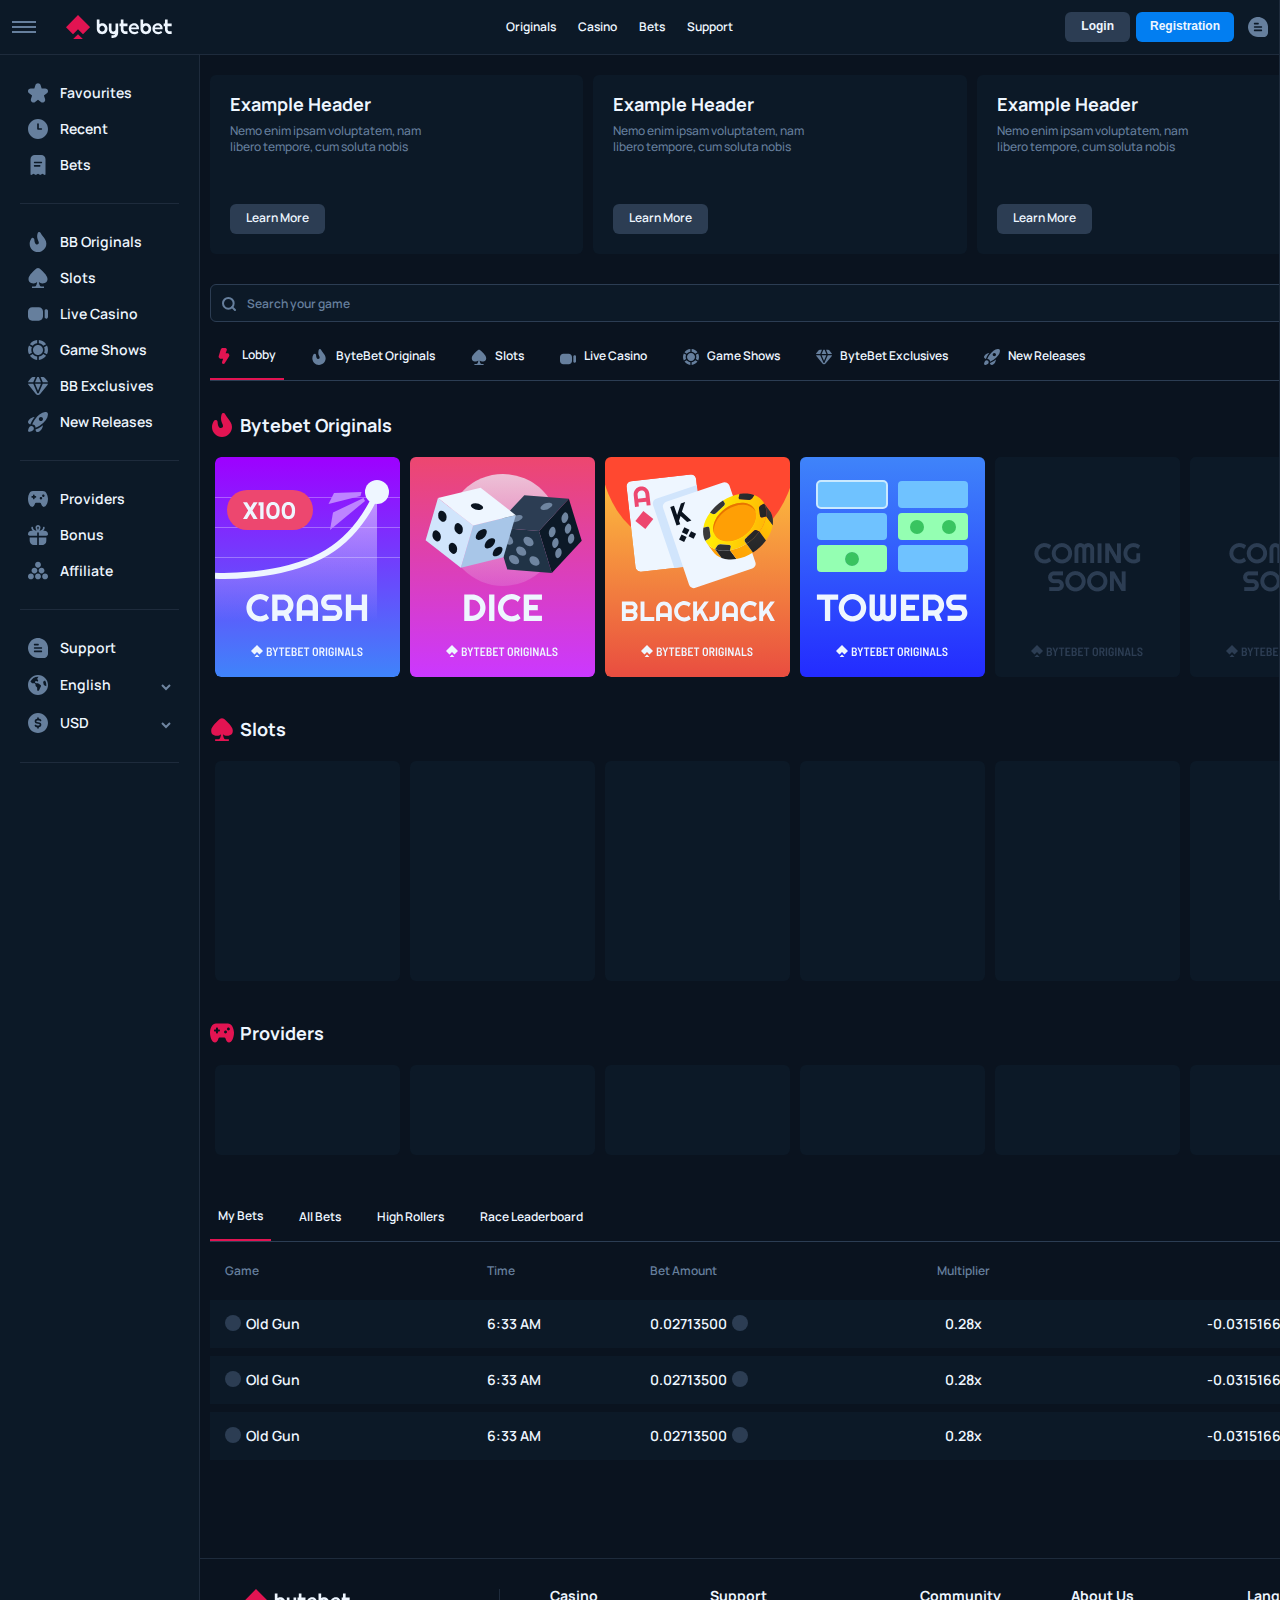
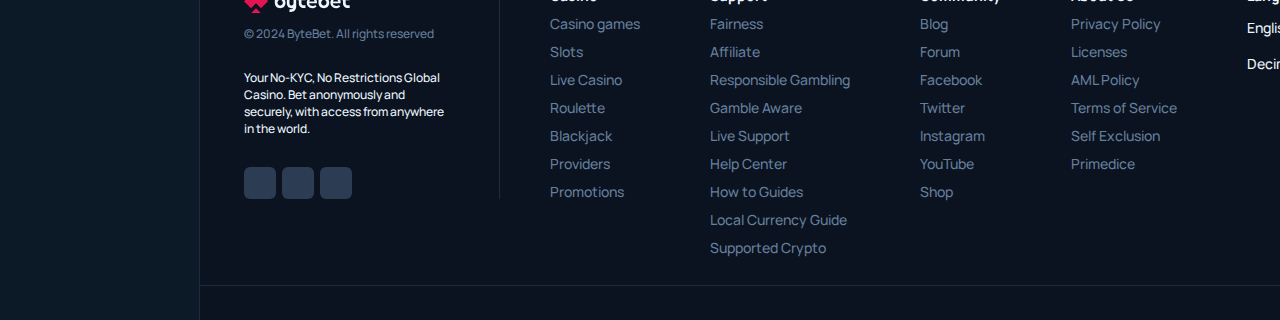
<file: casino.html>
<!DOCTYPE html>
<html lang="en">
  <head>
    <meta charset="UTF-8" />
    <meta name="viewport" content="width=device-width, initial-scale=1.0" />
    <meta name="description" content="ByteBet - Online casino and sports betting" />
    <meta name="keywords" content="casino, betting, games, slots, roulette, poker, blackjack" />
    <meta name="author" content="ByteBet" />
    <meta property="og:title" content="ByteBet - Online Casino" />
    <meta property="og:description" content="Play the best casino games at ByteBet" />
    <meta property="og:type" content="website" />
    <meta name="robots" content="index, follow" />

    <link rel="stylesheet" href="/assets/css/style.css" />

    <script src="https://cdnjs.cloudflare.com/ajax/libs/jquery/3.7.1/jquery.min.js"></script>
    <script src="/assets/js/app.js"></script>

    <title>ByteBet</title>
  </head>
  <body>
    <div class="modal_background"></div>
    <div class="wrapper">
      <div class="header">
        <div class="header_brend">
          <div class="header_menu">
            <span></span>
            <span></span>
            <span></span>
          </div>
          <a href="/" class="header_logo">
            <img src="/assets/images/logo.svg" alt="" />
          </a>
        </div>
        <div class="header_nav">
          <a href="#" class="header_nav_link">Originals</a>
          <a href="casino.html" class="header_nav_link">Casino</a>
          <a href="bets.html" class="header_nav_link">Bets</a>
          <a href="#" class="header_nav_link">Support</a>
        </div>
        <div class="header_other">
          <div class="header_auth_wrapper">
            <button type="button" class="header_btn_login openModalLogin">Login</button>
            <button type="button" class="header_btn_reg openModalReg">Registration</button>
          </div>
          <div class="header_chat open_chat">
            <svg
              width="20"
              height="20"
              viewBox="0 0 20 20"
              fill="none"
              xmlns="http://www.w3.org/2000/svg"
            >
              <g clip-path="url(#clip0_35_894)">
                <path
                  d="M16.3958 2.29831C15.34 1.41969 14.1136 0.769278 12.794 0.38806C11.4744 0.00684071 10.0901 -0.0969218 8.72834 0.0833103C6.20923 0.410575 3.90908 1.68429 2.29495 3.64582C0.68081 5.60735 -0.126318 8.10966 0.0374492 10.6447C0.201217 13.1797 1.3236 15.5573 3.17671 17.2949C5.02981 19.0324 7.47473 19.9996 10.015 20H15.8333C16.938 19.9987 17.997 19.5592 18.7782 18.7781C19.5593 17.997 19.9987 16.938 20 15.8333V9.42415V9.37165C19.9118 8.00952 19.5467 6.67969 18.927 5.46349C18.3073 4.24729 17.446 3.17028 16.3958 2.29831ZM6.66668 5.83331H10C10.221 5.83331 10.433 5.92111 10.5893 6.07739C10.7455 6.23367 10.8333 6.44563 10.8333 6.66664C10.8333 6.88766 10.7455 7.09962 10.5893 7.2559C10.433 7.41218 10.221 7.49998 10 7.49998H6.66668C6.44567 7.49998 6.2337 7.41218 6.07742 7.2559C5.92114 7.09962 5.83335 6.88766 5.83335 6.66664C5.83335 6.44563 5.92114 6.23367 6.07742 6.07739C6.2337 5.92111 6.44567 5.83331 6.66668 5.83331ZM13.3333 14.1666H6.66668C6.44567 14.1666 6.2337 14.0789 6.07742 13.9226C5.92114 13.7663 5.83335 13.5543 5.83335 13.3333C5.83335 13.1123 5.92114 12.9003 6.07742 12.7441C6.2337 12.5878 6.44567 12.5 6.66668 12.5H13.3333C13.5544 12.5 13.7663 12.5878 13.9226 12.7441C14.0789 12.9003 14.1667 13.1123 14.1667 13.3333C14.1667 13.5543 14.0789 13.7663 13.9226 13.9226C13.7663 14.0789 13.5544 14.1666 13.3333 14.1666ZM13.3333 10.8333H6.66668C6.44567 10.8333 6.2337 10.7455 6.07742 10.5892C5.92114 10.433 5.83335 10.221 5.83335 9.99998C5.83335 9.77897 5.92114 9.567 6.07742 9.41072C6.2337 9.25444 6.44567 9.16665 6.66668 9.16665H13.3333C13.5544 9.16665 13.7663 9.25444 13.9226 9.41072C14.0789 9.567 14.1667 9.77897 14.1667 9.99998C14.1667 10.221 14.0789 10.433 13.9226 10.5892C13.7663 10.7455 13.5544 10.8333 13.3333 10.8333Z"
                  fill="#667F9D"
                />
              </g>
              <defs>
                <clipPath id="clip0_35_894">
                  <rect width="20" height="20" fill="white" />
                </clipPath>
              </defs>
            </svg>
          </div>
        </div>
      </div>
      <div class="main">
        <div class="sidebar">
          <div class="sidebar_items">
            <a href="#" class="sidebar_item">
              <div class="sidebar_item_icon">
                <svg
                  width="20"
                  height="20"
                  viewBox="0 0 20 20"
                  fill="none"
                  xmlns="http://www.w3.org/2000/svg"
                >
                  <path
                    d="M0.136626 7.32821C0.307087 6.78563 0.64764 6.31231 1.10792 5.97824C1.5682 5.64417 2.12376 5.4671 2.69246 5.47321H6.33329L7.43913 2.02655C7.61303 1.48401 7.95474 1.01073 8.41499 0.674935C8.87524 0.339144 9.43024 0.158203 9.99996 0.158203C10.5697 0.158203 11.1247 0.339144 11.5849 0.674935C12.0452 1.01073 12.3869 1.48401 12.5608 2.02655L13.6666 5.47321H17.3075C17.8743 5.47402 18.4265 5.65395 18.885 5.9873C19.3435 6.32065 19.6849 6.79037 19.8605 7.32937C20.0361 7.86837 20.0369 8.44907 19.8627 8.98854C19.6886 9.528 19.3484 9.99864 18.8908 10.3332L15.9275 12.4999L17.0541 15.989C17.2362 16.5302 17.2385 17.1157 17.0607 17.6583C16.8829 18.2009 16.5345 18.6714 16.0675 18.9999C15.6084 19.3389 15.0521 19.5205 14.4815 19.5176C13.9109 19.5148 13.3564 19.3276 12.9008 18.984L9.99996 16.849L7.09829 18.9815C6.64008 19.3186 6.0868 19.5017 5.51799 19.5044C4.94917 19.5072 4.39413 19.3295 3.93266 18.997C3.47118 18.6644 3.12705 18.1941 2.94972 17.6536C2.7724 17.1131 2.77102 16.5304 2.94579 15.989L4.07246 12.4999L1.10579 10.3332C0.642947 10.0028 0.298776 9.53221 0.124226 8.991C-0.0503241 8.44979 -0.0459774 7.86676 0.136626 7.32821Z"
                    fill="#667F9D"
                  />
                </svg>
              </div>
              <div class="sidebar_item_name">Favourites</div>
            </a>
            <a href="#" class="sidebar_item">
              <div class="sidebar_item_icon">
                <svg
                  width="20"
                  height="20"
                  viewBox="0 0 20 20"
                  fill="none"
                  xmlns="http://www.w3.org/2000/svg"
                >
                  <path
                    d="M10 0C4.48583 0 0 4.48583 0 10C0 15.5142 4.48583 20 10 20C15.5142 20 20 15.5142 20 10C20 4.48583 15.5142 0 10 0ZM13.3333 10.8333H10C9.54 10.8333 9.16667 10.4608 9.16667 10V5C9.16667 4.53917 9.54 4.16667 10 4.16667C10.46 4.16667 10.8333 4.53917 10.8333 5V9.16667H13.3333C13.7942 9.16667 14.1667 9.53917 14.1667 10C14.1667 10.4608 13.7942 10.8333 13.3333 10.8333Z"
                    fill="#667F9D"
                  />
                </svg>
              </div>
              <div class="sidebar_item_name">Recent</div>
            </a>
            <a href="bets.html" class="sidebar_item">
              <div class="sidebar_item_icon">
                <svg
                  width="16"
                  height="20"
                  viewBox="0 0 16 20"
                  fill="none"
                  xmlns="http://www.w3.org/2000/svg"
                >
                  <path
                    d="M4.66667 0C3.562 0.00132321 2.50296 0.440735 1.72185 1.22185C0.940735 2.00296 0.501323 3.062 0.5 4.16667V19.1667C0.500117 19.3182 0.541572 19.4669 0.619901 19.5967C0.698231 19.7264 0.810468 19.8324 0.944531 19.9031C1.07859 19.9738 1.22941 20.0066 1.38073 19.998C1.53206 19.9894 1.67817 19.9397 1.80333 19.8542L3.55833 18.655L5.31333 19.8542C5.45199 19.9491 5.61612 19.9999 5.78417 19.9999C5.95222 19.9999 6.11634 19.9491 6.255 19.8542L8.005 18.655L9.755 19.8542C9.89374 19.9493 10.058 20.0002 10.2262 20.0002C10.3945 20.0002 10.5588 19.9493 10.6975 19.8542L12.4475 18.6558L14.1975 19.8533C14.3226 19.9386 14.4685 19.9881 14.6197 19.9966C14.7708 20.0052 14.9214 19.9724 15.0553 19.9018C15.1892 19.8312 15.3013 19.7255 15.3797 19.596C15.458 19.4664 15.4996 19.318 15.5 19.1667V4.16667C15.4987 3.062 15.0593 2.00296 14.2782 1.22185C13.497 0.440735 12.438 0.00132321 11.3333 0L4.66667 0ZM9.66667 11.6667H4.66667C4.44565 11.6667 4.23369 11.5789 4.07741 11.4226C3.92113 11.2663 3.83333 11.0543 3.83333 10.8333C3.83333 10.6123 3.92113 10.4004 4.07741 10.2441C4.23369 10.0878 4.44565 10 4.66667 10H9.66667C9.88768 10 10.0996 10.0878 10.2559 10.2441C10.4122 10.4004 10.5 10.6123 10.5 10.8333C10.5 11.0543 10.4122 11.2663 10.2559 11.4226C10.0996 11.5789 9.88768 11.6667 9.66667 11.6667ZM12.1667 7.5C12.1667 7.72101 12.0789 7.93297 11.9226 8.08925C11.7663 8.24554 11.5543 8.33333 11.3333 8.33333H4.66667C4.44565 8.33333 4.23369 8.24554 4.07741 8.08925C3.92113 7.93297 3.83333 7.72101 3.83333 7.5C3.83333 7.27899 3.92113 7.06702 4.07741 6.91074C4.23369 6.75446 4.44565 6.66667 4.66667 6.66667H11.3333C11.5543 6.66667 11.7663 6.75446 11.9226 6.91074C12.0789 7.06702 12.1667 7.27899 12.1667 7.5Z"
                    fill="#667F9D"
                  />
                </svg>
              </div>
              <div class="sidebar_item_name">Bets</div>
            </a>
          </div>
          <div class="sidebar_items">
            <a href="#" class="sidebar_item">
              <div class="sidebar_item_icon">
                <svg
                  width="18"
                  height="20"
                  viewBox="0 0 18 20"
                  fill="none"
                  xmlns="http://www.w3.org/2000/svg"
                >
                  <path
                    d="M8.99996 19.9999H8.95246C4.38413 19.9999 0.666626 16.2616 0.666626 11.6666C0.666626 10.0591 1.22163 8.27488 2.22829 6.64072C2.62079 6.00322 3.37246 5.70238 4.09579 5.89405C4.81996 6.08488 5.32413 6.71655 5.34996 7.46488C5.42996 9.74822 5.97746 12.4766 8.13163 12.5007C9.03246 12.5082 9.74579 11.8782 9.82079 11.0616C9.89913 10.2066 9.58996 9.53655 9.19913 8.68905C8.73913 7.68905 8.16579 6.44572 8.16579 4.60488C8.16579 3.18238 8.45329 1.76155 8.73829 0.984051C8.95079 0.406551 9.45163 0.0273841 10.0466 -0.00678252C10.6625 -0.0401159 11.225 0.299051 11.5075 0.861551C12.1758 2.19072 13.1225 3.41905 14.0375 4.60738C15.6808 6.74238 17.38 8.94988 17.3341 11.6799C17.3341 16.2332 13.5983 19.9716 9.00579 19.9991H9.00079L8.99996 19.9999Z"
                    fill="#667F9D"
                  />
                </svg>
              </div>
              <div class="sidebar_item_name">BB Originals</div>
            </a>
            <a href="casino.html" class="sidebar_item">
              <div class="sidebar_item_icon">
                <svg
                  width="18"
                  height="19"
                  viewBox="0 0 18 19"
                  fill="none"
                  xmlns="http://www.w3.org/2000/svg"
                >
                  <path
                    d="M17.9964 10.2507C17.9964 7.00083 12.2886 1.97813 10.5384 0.552407C10.1024 0.194912 9.55962 0 9 0C8.44037 0 7.89756 0.194912 7.46161 0.552407C5.71139 1.97813 0.00356286 7 0.00356286 10.2507C-0.0835796 12.6317 0.999757 14.6669 4.91071 14.6669C6.11521 14.6372 7.26383 14.1432 8.12489 13.2845C7.97767 15.3377 7.45834 17.6064 5.72857 17.6064H3.27499V19H14.725V17.6064H12.2714C10.5417 17.6064 10.0223 15.3335 9.8751 13.2845C10.7362 14.1432 11.8848 14.6372 13.0893 14.6669C16.9998 14.6669 18.0836 12.6317 17.9964 10.2507Z"
                    fill="#667F9D"
                  />
                </svg>
              </div>
              <div class="sidebar_item_name">Slots</div>
            </a>
            <a href="#" class="sidebar_item">
              <div class="sidebar_item_icon">
                <svg
                  width="20"
                  height="14"
                  viewBox="0 0 20 14"
                  fill="none"
                  xmlns="http://www.w3.org/2000/svg"
                >
                  <path
                    d="M4.16667 13.6666H10.8333C13.1308 13.6666 15 11.7974 15 9.49992V4.49992C15 2.20242 13.1308 0.333252 10.8333 0.333252H4.16667C1.86917 0.333252 0 2.20242 0 4.49992V9.49992C0 11.7974 1.86917 13.6666 4.16667 13.6666ZM20 3.92742V10.0266C20 10.6574 19.65 11.2241 19.0858 11.5058C18.85 11.6233 18.5967 11.6816 18.345 11.6816C17.9942 11.6816 17.6475 11.5691 17.3542 11.3491C17.3233 11.3258 16.6667 10.6741 16.6667 10.6741V3.28659C16.6667 3.28659 17.3217 2.62909 17.3542 2.60492C17.8575 2.22659 18.52 2.16575 19.0858 2.44825C19.6517 2.73075 20 3.29659 20 3.92742Z"
                    fill="#667F9D"
                  />
                </svg>
              </div>
              <div class="sidebar_item_name">Live Casino</div>
            </a>
            <a href="#" class="sidebar_item">
              <div class="sidebar_item_icon">
                <svg
                  width="20"
                  height="20"
                  viewBox="0 0 20 20"
                  fill="none"
                  xmlns="http://www.w3.org/2000/svg"
                >
                  <g clip-path="url(#clip0_35_1506)">
                    <path
                      d="M1.87583 4.14833C3.54 1.82917 6.16417 0.249167 9.16667 0V3.34917C7.37833 3.57333 5.81083 4.5075 4.75167 5.86167L1.87667 4.14917L1.87583 4.14833ZM10.8333 3.34833C12.6217 3.5725 14.1892 4.50667 15.2483 5.86083L18.1233 4.14833C16.46 1.82917 13.8358 0.249167 10.8333 0V3.34833ZM15 9.9575C15 7.2 12.7575 4.9575 10 4.9575C7.2425 4.9575 5 7.2 5 9.9575C5 12.715 7.2425 14.9575 10 14.9575C12.7575 14.9575 15 12.715 15 9.9575ZM18.9775 14.335C19.6258 13.0108 20 11.5283 20 9.9575C20 8.38667 19.6258 6.90417 18.9767 5.58L16.1058 7.29083C16.4642 8.10833 16.6667 9.01 16.6667 9.95833C16.6667 10.9067 16.4642 11.8075 16.1058 12.6258L18.9775 14.3367V14.335ZM15.2483 14.0542C14.1892 15.4083 12.6217 16.3417 10.8333 16.5667V19.9158C13.8358 19.6667 16.46 18.0867 18.1233 15.7675L15.2483 14.0542ZM3.89417 12.625C3.53583 11.8075 3.33333 10.9067 3.33333 9.9575C3.33333 9.00833 3.53583 8.1075 3.89417 7.29L1.02333 5.58C0.375 6.90417 0 8.38667 0 9.9575C0 11.5283 0.374167 13.0108 1.0225 14.335L3.89417 12.625ZM9.16667 16.5667C7.37833 16.3425 5.81083 15.4083 4.75167 14.0542L1.87667 15.7675C3.54 18.0867 6.165 19.6667 9.16667 19.9158V16.5667Z"
                      fill="#667F9D"
                    />
                  </g>
                  <defs>
                    <clipPath id="clip0_35_1506">
                      <rect width="20" height="20" fill="white" />
                    </clipPath>
                  </defs>
                </svg>
              </div>
              <div class="sidebar_item_name">Game Shows</div>
            </a>
            <a href="#" class="sidebar_item">
              <div class="sidebar_item_icon">
                <svg
                  width="20"
                  height="20"
                  viewBox="0 0 20 20"
                  fill="none"
                  xmlns="http://www.w3.org/2000/svg"
                >
                  <path
                    d="M20 7.75008C19.8921 8.29466 19.6516 8.811 19.2958 9.26209L11.9767 18.1272C11.7446 18.397 11.4474 18.6158 11.1076 18.767C10.7677 18.9182 10.3941 18.9979 10.015 19C9.63595 19.0021 9.26129 18.9265 8.91941 18.7791C8.57753 18.6317 8.27738 18.4162 8.04167 18.1489L0.686667 9.10009C0.374233 8.69264 0.153677 8.23397 0.0375 7.75008H5.26083L9.22167 17.0194C9.28194 17.1612 9.38862 17.2833 9.52759 17.3693C9.66657 17.4554 9.8313 17.5015 10 17.5015C10.1687 17.5015 10.3334 17.4554 10.4724 17.3693C10.6114 17.2833 10.7181 17.1612 10.7783 17.0194L14.7392 7.75008H20ZM14.75 6.25006H19.9642C19.8374 5.74261 19.5941 5.26463 19.25 4.84679L17.1183 2.25627C16.8096 1.86795 16.4026 1.55144 15.9308 1.33297C15.4591 1.1145 14.9363 1.00036 14.4058 1H12.5725L14.75 6.25006ZM9.25667 1L7.04083 6.25006H12.9675L10.7958 1H9.25667ZM5.25833 6.25006L7.47333 1H5.53833C5.01232 0.999535 4.49369 1.1114 4.02504 1.3264C3.5564 1.54139 3.15112 1.85339 2.8425 2.23677L0.781667 4.66829C0.387338 5.13332 0.11962 5.67507 0 6.25006H5.25833ZM12.9533 7.75008H7.04667L10 14.6607L12.9533 7.75008Z"
                    fill="#667F9D"
                  />
                </svg>
              </div>
              <div class="sidebar_item_name">BB Exclusives</div>
            </a>
            <a href="#" class="sidebar_item">
              <div class="sidebar_item_icon">
                <svg
                  width="20"
                  height="20"
                  viewBox="0 0 20 20"
                  fill="none"
                  xmlns="http://www.w3.org/2000/svg"
                >
                  <path
                    d="M0.461558 11.3251C0.0085888 10.6587 -0.0819581 9.81017 0.22019 9.06318C0.895464 7.68564 2.02667 6.58432 3.42179 5.94619C4.43187 5.44389 5.52597 5.13236 6.6491 5.02717C6.15972 5.62935 5.6698 6.27185 5.17933 6.95478C4.18113 8.46635 3.32667 10.0681 2.62718 11.739L2.32609 12.4141C1.57187 12.3517 0.886401 11.9513 0.461558 11.3251ZM1.60867 14.8286C0.888042 15.8236 0.370815 16.951 0.0866747 18.1463C-0.0904737 18.9229 0.395503 19.6962 1.17218 19.8733C1.38355 19.9215 1.60304 19.9215 1.81441 19.8732C3.00785 19.5886 4.13351 19.0717 5.12718 18.352C6.10015 17.3795 6.10054 15.8024 5.128 14.8294C4.1555 13.8564 2.57835 13.856 1.60539 14.8286H1.60867ZM8.19187 17.3003L7.51175 17.6022V17.8461C7.51339 18.4303 7.74734 18.9898 8.16203 19.4013C8.55648 19.7849 9.08488 19.9997 9.63511 20.0001C11.5901 19.9719 13.1752 18.192 14.0071 16.5348C14.5167 15.5092 14.8293 14.397 14.9286 13.256C14.3203 13.7537 13.6681 14.2513 12.9719 14.749C11.4609 15.7475 9.85945 16.6017 8.18855 17.3003L8.19187 17.3003ZM19.9532 2.45428C19.8429 6.06478 17.2435 9.64545 12.0056 13.4028C10.5802 14.3268 9.07652 15.1239 7.51175 15.7849V15.318C7.50402 13.7179 6.20882 12.4227 4.60875 12.415H4.14179C4.80437 10.8502 5.60285 9.34646 6.52808 7.92111C10.2762 2.69564 13.8511 0.0928711 17.4558 -0.0249023C19.2523 -0.0249023 19.9532 0.70666 19.9532 2.45428ZM14.9766 7.02361C14.9766 5.87842 14.0483 4.95002 12.903 4.95002C11.7578 4.95002 10.8294 5.87838 10.8294 7.02361C10.8294 8.16881 11.7578 9.09721 12.903 9.09721C14.0483 9.09721 14.9766 8.16881 14.9766 7.02361Z"
                    fill="#667F9D"
                  />
                </svg>
              </div>
              <div class="sidebar_item_name">New Releases</div>
            </a>
          </div>
          <div class="sidebar_items">
            <a href="#" class="sidebar_item">
              <div class="sidebar_item_icon">
                <svg
                  width="20"
                  height="20"
                  viewBox="0 0 20 20"
                  fill="none"
                  xmlns="http://www.w3.org/2000/svg"
                >
                  <path
                    d="M18.4174 4.19482C17.671 2.86795 16.3441 2.12158 14.8514 2.12158H4.98266C3.48992 2.12158 2.16301 2.86795 1.41664 4.19482C0.504414 5.85342 0.00683594 7.67791 0.00683594 9.58529C0.00683594 14.1465 1.83129 17.8783 4.15336 17.8783C5.3973 17.8783 6.3925 16.7173 7.13887 14.3123C7.2218 13.9806 7.55352 13.7318 7.96816 13.7318H12.0318C12.3635 13.7318 12.6952 13.9806 12.8611 14.3123C13.6074 16.7173 14.6026 17.8783 15.8466 17.8783C18.1686 17.8783 19.9931 14.1465 19.9931 9.58529C19.8272 7.67787 19.3296 5.85342 18.4174 4.19482ZM7.47059 8.756H6.64129V9.58529C6.64129 10.0829 6.30957 10.4146 5.81199 10.4146C5.31441 10.4146 4.9827 10.0829 4.9827 9.58529V8.756H4.1534C3.65582 8.756 3.3241 8.42428 3.3241 7.9267C3.3241 7.42912 3.65582 7.0974 4.1534 7.0974H4.9827V6.26811C4.9827 5.77053 5.31441 5.43881 5.81199 5.43881C6.30957 5.43881 6.64129 5.77053 6.64129 6.26811V7.0974H7.47059C7.96816 7.0974 8.29988 7.42912 8.29988 7.9267C8.29988 8.42428 7.96816 8.756 7.47059 8.756ZM12.944 10.4146C12.2805 10.4146 11.7 9.83408 11.7 9.17064C11.7 8.50721 12.2805 7.9267 12.944 7.9267C13.6074 7.9267 14.1879 8.50721 14.1879 9.17064C14.1879 9.83408 13.5245 10.4146 12.944 10.4146ZM15.349 7.9267C14.7685 7.9267 14.105 7.34619 14.105 6.68275C14.105 6.01932 14.7685 5.43881 15.349 5.43881C15.9295 5.43881 16.5929 6.01932 16.5929 6.68275C16.5929 7.34619 16.0124 7.9267 15.349 7.9267Z"
                    fill="#667F9D"
                  />
                </svg>
              </div>
              <div class="sidebar_item_name">Providers</div>
            </a>
            <a href="#" class="sidebar_item">
              <div class="sidebar_item_icon">
                <svg
                  width="20"
                  height="20"
                  viewBox="0 0 20 20"
                  fill="none"
                  xmlns="http://www.w3.org/2000/svg"
                >
                  <path
                    d="M1.66667 12.5H9.16667V20H5.83333C4.72826 20 3.66846 19.561 2.88706 18.7796C2.10565 17.9982 1.66667 16.9384 1.66667 15.8333V12.5ZM20 9.16667C20 9.60869 19.8244 10.0326 19.5118 10.3452C19.1993 10.6577 18.7754 10.8333 18.3333 10.8333H10.8333V7.46417C10.5533 7.48583 10.2742 7.5 10 7.5C9.72583 7.5 9.44667 7.48583 9.16667 7.46417V10.8333H1.66667C1.22464 10.8333 0.800716 10.6577 0.488155 10.3452C0.175595 10.0326 0 9.60869 0 9.16667C0 8.28261 0.35119 7.43476 0.976311 6.80964C1.60143 6.18452 2.44928 5.83333 3.33333 5.83333H4.78167C4.3105 5.418 3.9365 4.90407 3.6862 4.328C3.4359 3.75193 3.31543 3.12784 3.33333 2.5C3.33333 2.27899 3.42113 2.06702 3.57741 1.91074C3.73369 1.75446 3.94565 1.66667 4.16667 1.66667C4.38768 1.66667 4.59964 1.75446 4.75592 1.91074C4.9122 2.06702 5 2.27899 5 2.5C5 4.685 6.97583 5.44167 8.47833 5.70083C7.92376 4.71755 7.58992 3.62531 7.5 2.5C7.5 1.83696 7.76339 1.20107 8.23223 0.732233C8.70107 0.263392 9.33696 0 10 0C10.663 0 11.2989 0.263392 11.7678 0.732233C12.2366 1.20107 12.5 1.83696 12.5 2.5C12.4101 3.62531 12.0762 4.71755 11.5217 5.70083C13.0242 5.44167 15 4.685 15 2.5C15 2.27899 15.0878 2.06702 15.2441 1.91074C15.4004 1.75446 15.6123 1.66667 15.8333 1.66667C16.0543 1.66667 16.2663 1.75446 16.4226 1.91074C16.5789 2.06702 16.6667 2.27899 16.6667 2.5C16.6846 3.12784 16.5641 3.75193 16.3138 4.328C16.0635 4.90407 15.6895 5.418 15.2183 5.83333H16.6667C17.5507 5.83333 18.3986 6.18452 19.0237 6.80964C19.6488 7.43476 20 8.28261 20 9.16667ZM9.16667 2.5C9.26726 3.38569 9.55106 4.24076 10 5.01083C10.4489 4.24076 10.7327 3.38569 10.8333 2.5C10.8333 2.27899 10.7455 2.06702 10.5893 1.91074C10.433 1.75446 10.221 1.66667 10 1.66667C9.77899 1.66667 9.56702 1.75446 9.41074 1.91074C9.25446 2.06702 9.16667 2.27899 9.16667 2.5ZM10.8333 20H14.1667C14.7138 20 15.2557 19.8922 15.7612 19.6828C16.2667 19.4734 16.726 19.1665 17.1129 18.7796C17.4999 18.3927 17.8068 17.9334 18.0162 17.4278C18.2256 16.9223 18.3333 16.3805 18.3333 15.8333V12.5H10.8333V20Z"
                    fill="#667F9D"
                  />
                </svg>
              </div>
              <div class="sidebar_item_name">Bonus</div>
            </a>
            <a href="#" class="sidebar_item">
              <div class="sidebar_item_icon">
                <svg
                  width="20"
                  height="20"
                  viewBox="0 0 20 20"
                  fill="none"
                  xmlns="http://www.w3.org/2000/svg"
                >
                  <path
                    d="M0 15.4166C0 13.8058 1.30583 12.4999 2.91667 12.4999C4.5275 12.4999 5.83333 13.8058 5.83333 15.4166C5.83333 17.0274 4.5275 18.3333 2.91667 18.3333C1.30583 18.3333 0 17.0274 0 15.4166ZM17.0833 18.3333C18.6942 18.3333 20 17.0274 20 15.4166C20 13.8058 18.6942 12.4999 17.0833 12.4999C15.4725 12.4999 14.1667 13.8058 14.1667 15.4166C14.1667 17.0274 15.4725 18.3333 17.0833 18.3333ZM10 18.3333C11.6108 18.3333 12.9167 17.0274 12.9167 15.4166C12.9167 13.8058 11.6108 12.4999 10 12.4999C8.38917 12.4999 7.08333 13.8058 7.08333 15.4166C7.08333 17.0274 8.38917 18.3333 10 18.3333ZM13.5417 12.4999C15.1525 12.4999 16.4583 11.1941 16.4583 9.58325C16.4583 7.97242 15.1525 6.66659 13.5417 6.66659C11.9308 6.66659 10.625 7.97242 10.625 9.58325C10.625 11.1941 11.9308 12.4999 13.5417 12.4999ZM6.45833 12.4999C8.06917 12.4999 9.375 11.1941 9.375 9.58325C9.375 7.97242 8.06917 6.66659 6.45833 6.66659C4.8475 6.66659 3.54167 7.97242 3.54167 9.58325C3.54167 11.1941 4.8475 12.4999 6.45833 12.4999ZM10 6.66659C11.6108 6.66659 12.9167 5.36075 12.9167 3.74992C12.9167 2.13909 11.6108 0.833252 10 0.833252C8.38917 0.833252 7.08333 2.13909 7.08333 3.74992C7.08333 5.36075 8.38917 6.66659 10 6.66659Z"
                    fill="#667F9D"
                  />
                </svg>
              </div>
              <div class="sidebar_item_name">Affiliate</div>
            </a>
          </div>
          <div class="sidebar_items">
            <a href="#" class="sidebar_item">
              <div class="sidebar_item_icon">
                <svg
                  width="20"
                  height="20"
                  viewBox="0 0 20 20"
                  fill="none"
                  xmlns="http://www.w3.org/2000/svg"
                >
                  <path
                    d="M16.3958 2.29831C15.34 1.41969 14.1136 0.769278 12.794 0.38806C11.4743 0.00684072 10.09 -0.0969218 8.72831 0.0833103C6.2092 0.410575 3.90905 1.68429 2.29492 3.64582C0.68078 5.60735 -0.126349 8.10966 0.0374187 10.6447C0.201186 13.1797 1.32357 15.5573 3.17668 17.2949C5.02978 19.0324 7.4747 19.9996 10.015 20H15.8333C16.938 19.9987 17.997 19.5592 18.7781 18.7781C19.5592 17.997 19.9987 16.938 20 15.8333V9.42414V9.37164C19.9118 8.00951 19.5467 6.67969 18.927 5.46349C18.3073 4.24729 17.446 3.17028 16.3958 2.29831ZM6.66665 5.83331H9.99998C10.221 5.83331 10.433 5.92111 10.5892 6.07739C10.7455 6.23367 10.8333 6.44563 10.8333 6.66664C10.8333 6.88766 10.7455 7.09962 10.5892 7.2559C10.433 7.41218 10.221 7.49998 9.99998 7.49998H6.66665C6.44563 7.49998 6.23367 7.41218 6.07739 7.2559C5.92111 7.09962 5.83331 6.88766 5.83331 6.66664C5.83331 6.44563 5.92111 6.23367 6.07739 6.07739C6.23367 5.92111 6.44563 5.83331 6.66665 5.83331ZM13.3333 14.1666H6.66665C6.44563 14.1666 6.23367 14.0788 6.07739 13.9226C5.92111 13.7663 5.83331 13.5543 5.83331 13.3333C5.83331 13.1123 5.92111 12.9003 6.07739 12.7441C6.23367 12.5878 6.44563 12.5 6.66665 12.5H13.3333C13.5543 12.5 13.7663 12.5878 13.9226 12.7441C14.0789 12.9003 14.1666 13.1123 14.1666 13.3333C14.1666 13.5543 14.0789 13.7663 13.9226 13.9226C13.7663 14.0788 13.5543 14.1666 13.3333 14.1666ZM13.3333 10.8333H6.66665C6.44563 10.8333 6.23367 10.7455 6.07739 10.5892C5.92111 10.433 5.83331 10.221 5.83331 9.99998C5.83331 9.77896 5.92111 9.567 6.07739 9.41072C6.23367 9.25444 6.44563 9.16664 6.66665 9.16664H13.3333C13.5543 9.16664 13.7663 9.25444 13.9226 9.41072C14.0789 9.567 14.1666 9.77896 14.1666 9.99998C14.1666 10.221 14.0789 10.433 13.9226 10.5892C13.7663 10.7455 13.5543 10.8333 13.3333 10.8333Z"
                    fill="#667F9D"
                  />
                </svg>
              </div>
              <div class="sidebar_item_name">Support</div>
            </a>
            <a href="#" class="sidebar_item">
              <div class="sidebar_item_icon">
                <svg
                  width="20"
                  height="20"
                  viewBox="0 0 20 20"
                  fill="none"
                  xmlns="http://www.w3.org/2000/svg"
                >
                  <path
                    d="M10 0C4.48583 0 0 4.48583 0 10C0 15.5142 4.48583 20 10 20C15.5142 20 20 15.5142 20 10C20 4.48583 15.5142 0 10 0ZM12.945 11.2592L11.0775 15.3058C10.9292 15.6275 10.6075 15.8333 10.2533 15.8333H10.0758C9.57417 15.8333 9.1675 15.4267 9.1675 14.925V12.9542C9.1675 12.6633 9.05167 12.3842 8.84583 12.1783L7.85417 11.1867C7.6275 10.96 7.5 10.6525 7.5 10.3325V9.53C7.5 9.2975 7.4075 9.07417 7.2425 8.90917L6.93167 8.59833C6.76167 8.42833 6.53167 8.33333 6.29167 8.33333H4.6675C4.3475 8.33333 4.04167 8.2025 3.82083 7.97L2.43917 6.5175C3.76167 3.65917 6.64917 1.66667 10 1.66667C10.1717 1.66667 10.3392 1.6825 10.5075 1.6925C10.0633 2.36583 9.66083 2.985 9.41667 3.36333C9.2625 3.60083 9.25917 3.90333 9.405 4.14667L10.1025 5.31C10.2875 5.6175 10.2383 6.01167 9.985 6.26583L9.9825 6.26833C9.74417 6.50667 9.38083 6.56583 9.07917 6.415L8.34583 6.04833C8.09 5.92 7.78083 5.97083 7.57833 6.1725L7.1375 6.61333C6.8775 6.87333 6.8775 7.29417 7.1375 7.55333L7.63083 8.04667C7.81417 8.23 8.06333 8.33333 8.3225 8.33333H9.515C9.8325 8.33333 10.1433 8.4225 10.4125 8.59083L12.5475 9.925C12.9967 10.2058 13.1675 10.7775 12.945 11.2592ZM16.27 10.2167C15.9933 10.0792 15.7908 9.8275 15.7158 9.5275L15.1933 7.43833C15.0792 6.98167 15.2817 6.50417 15.6892 6.26917L17.0083 5.50833C17.8433 6.80583 18.3333 8.34583 18.3333 10C18.3333 10.4067 18.2942 10.8025 18.2375 11.1933L16.27 10.2167Z"
                    fill="#667F9D"
                  />
                </svg>
              </div>
              <div class="sidebar_item_name">English</div>
              <div class="sidebar_item_arrow">
                <svg width="10" height="7" viewBox="0 0 10 7" fill="none" xmlns="http://www.w3.org/2000/svg">
                  <path d="M9 1L5 5L1 1" stroke="#6F85A0" stroke-width="2"></path>
                </svg>
              </div>
            </a>
            <a href="#" class="sidebar_item">
              <div class="sidebar_item_icon">
                <svg
                  width="20"
                  height="20"
                  viewBox="0 0 20 20"
                  fill="none"
                  xmlns="http://www.w3.org/2000/svg"
                >
                  <path
                    d="M10 0C4.48583 0 0 4.48583 0 10C0.5025 23.2483 19.5 23.245 20 10C20 4.48583 15.5142 0 10 0ZM10.8333 14.1667V15C10.8292 16.09 9.17083 16.0892 9.16667 15V14.1667H8.94333C8.05417 14.1667 7.22417 13.6883 6.77833 12.9175C6.5475 12.5183 6.68417 12.0092 7.08167 11.7792C7.48083 11.5467 7.99083 11.685 8.22 12.0825C8.36917 12.3408 8.64583 12.5 8.9425 12.5H10.8325C11.6633 12.5542 12.035 11.2083 11.1292 11.0333L8.595 10.6108C5.67667 10.07 6.305 5.81667 9.16583 5.83333V5C9.17083 3.91 10.8283 3.91083 10.8325 5V5.83333H11.0558C11.945 5.83333 12.775 6.3125 13.2208 7.08333C13.4517 7.48167 13.315 7.99083 12.9175 8.22167C12.5175 8.4525 12.0083 8.31583 11.7792 7.9175C11.63 7.66 11.3533 7.50083 11.0567 7.50083H9.16667C8.33583 7.44667 7.965 8.7925 8.87 8.9675L11.4042 9.39C14.3225 9.93083 13.6942 14.1833 10.8333 14.1667Z"
                    fill="#667F9D"
                  />
                </svg>
              </div>
              <div class="sidebar_item_name">USD</div>
              <div class="sidebar_item_arrow">
                <svg width="10" height="7" viewBox="0 0 10 7" fill="none" xmlns="http://www.w3.org/2000/svg">
                  <path d="M9 1L5 5L1 1" stroke="#6F85A0" stroke-width="2"></path>
                </svg>
              </div>
            </a>
          </div>
        </div>
        <div class="main_content">
          <div class="pages_wrapper">
            <div class="casino_news">
              <div class="casino_news_item">
                <div class="casino_news_item_title">Example Header</div>
                <div class="casino_news_item_desc">
                  Nemo enim ipsam voluptatem, nam libero tempore, cum soluta
                  nobis
                </div>
                <a href="#" class="casino_news_item_link">Learn More</a>
              </div>
              <div class="casino_news_item">
                <div class="casino_news_item_title">Example Header</div>
                <div class="casino_news_item_desc">
                  Nemo enim ipsam voluptatem, nam libero tempore, cum soluta
                  nobis
                </div>
                <a href="#" class="casino_news_item_link">Learn More</a>
              </div>
              <div class="casino_news_item">
                <div class="casino_news_item_title">Example Header</div>
                <div class="casino_news_item_desc">
                  Nemo enim ipsam voluptatem, nam libero tempore, cum soluta
                  nobis
                </div>
                <a href="#" class="casino_news_item_link">Learn More</a>
              </div>
            </div>
            <div class="casino_search_wrapper">
              <div class="casino_search_wrapper_icon">
                <svg
                  width="16"
                  height="16"
                  viewBox="0 0 16 16"
                  fill="none"
                  xmlns="http://www.w3.org/2000/svg"
                >
                  <path
                    d="M7.33333 12.6667C10.2789 12.6667 12.6667 10.2789 12.6667 7.33333C12.6667 4.38781 10.2789 2 7.33333 2C4.38781 2 2 4.38781 2 7.33333C2 10.2789 4.38781 12.6667 7.33333 12.6667Z"
                    stroke="#667F9D"
                    stroke-width="2"
                    stroke-linecap="round"
                    stroke-linejoin="round"
                  />
                  <path
                    d="M14 14.0001L11.1 11.1001"
                    stroke="#667F9D"
                    stroke-width="2"
                    stroke-linecap="round"
                    stroke-linejoin="round"
                  />
                </svg>
              </div>
              <div class="casino_search_input_wrapper">
                <input
                  type="text"
                  class="casino_search_input"
                  placeholder="Search your game"
                />
              </div>
            </div>
            <div class="casino_category">
              <div class="casino_category_item active" data-type="lobby">
                <div class="casino_category_item_icon">
                  <svg
                    width="12"
                    height="16"
                    viewBox="0 0 12 16"
                    fill="none"
                    xmlns="http://www.w3.org/2000/svg"
                  >
                    <path
                      d="M5.49333 16C5.27491 15.9992 5.05927 15.951 4.86133 15.8587C4.538 15.7147 4.27833 15.4577 4.13104 15.1359C3.98374 14.814 3.95896 14.4495 4.06133 14.1107L5.10199 10.6667H2.65C2.3376 10.6671 2.02946 10.5943 1.75026 10.4541C1.47107 10.3139 1.2286 10.1103 1.04227 9.85959C0.855944 9.60884 0.730947 9.31793 0.677297 9.01017C0.623647 8.70242 0.642837 8.38637 0.733328 8.08737L2.74933 1.4207C2.87221 1.00835 3.12552 0.646983 3.47123 0.390827C3.81694 0.13467 4.2364 -0.00245442 4.66666 3.32596e-05H7.12866C7.4085 0.000267355 7.68412 0.0682506 7.93196 0.198173C8.17981 0.328096 8.39252 0.516094 8.55191 0.746103C8.71129 0.976111 8.81262 1.24129 8.84724 1.51898C8.88185 1.79666 8.84871 2.0786 8.75066 2.3407L7.62866 5.33337H9.33333C9.6967 5.33334 10.0532 5.43231 10.3646 5.61964C10.6759 5.80697 10.9304 6.07559 11.1006 6.39664C11.2707 6.71769 11.3502 7.07904 11.3305 7.44187C11.3108 7.80471 11.1926 8.15531 10.9887 8.45603L6.722 15.3227C6.5901 15.5293 6.40854 15.6995 6.1939 15.8178C5.97927 15.9361 5.73841 15.9988 5.49333 16Z"
                      fill="#E21452"
                    />
                  </svg>
                </div>
                <div class="casino_category_item_name">Lobby</div>
              </div>
              <div class="casino_category_item" data-type="originals">
                <div class="casino_category_item_icon">
                  <svg
                    width="14"
                    height="16"
                    viewBox="0 0 14 16"
                    fill="none"
                    xmlns="http://www.w3.org/2000/svg"
                  >
                    <path
                      d="M7.00004 16.0001H6.96204C3.30737 16.0001 0.333374 13.0094 0.333374 9.33339C0.333374 8.04739 0.777374 6.62005 1.58271 5.31272C1.89671 4.80272 2.49804 4.56205 3.07671 4.71539C3.65604 4.86805 4.05937 5.37339 4.08004 5.97205C4.14404 7.79872 4.58204 9.98139 6.30537 10.0007C7.02604 10.0067 7.59671 9.50272 7.65671 8.84939C7.71937 8.16539 7.47204 7.62939 7.15937 6.95139C6.79137 6.15139 6.33271 5.15672 6.33271 3.68405C6.33271 2.54605 6.56271 1.40939 6.79071 0.787387C6.96071 0.325387 7.36137 0.0220538 7.83737 -0.00527953C8.33004 -0.0319462 8.78004 0.239387 9.00604 0.689387C9.54071 1.75272 10.298 2.73539 11.03 3.68605C12.3447 5.39405 13.704 7.16005 13.6674 9.34405C13.6674 12.9867 10.6787 15.9774 7.00471 15.9994H7.00071L7.00004 16.0001Z"
                      fill="#667F9D"
                    />
                  </svg>
                </div>
                <div class="casino_category_item_name">ByteBet Originals</div>
              </div>
              <div class="casino_category_item" data-type="slots">
                <div class="casino_category_item_icon">
                  <svg
                    width="16"
                    height="16"
                    viewBox="0 0 16 16"
                    fill="none"
                    xmlns="http://www.w3.org/2000/svg"
                  >
                    <path
                      d="M15.1972 9.00062C15.1972 6.40072 10.6309 2.38255 9.23076 1.24197C8.88199 0.955979 8.44774 0.800049 8.00005 0.800049C7.55235 0.800049 7.1181 0.955979 6.76933 1.24197C5.36916 2.38255 0.802899 6.40005 0.802899 9.00062C0.733185 10.9054 1.59985 12.5336 4.72862 12.5336C5.69222 12.5098 6.61111 12.1146 7.29996 11.4277C7.18219 13.0702 6.76672 14.8852 5.3829 14.8852H3.42004V16H12.58V14.8852H10.6172C9.23338 14.8852 8.8179 13.0669 8.70013 11.4277C9.38898 12.1146 10.3079 12.5098 11.2715 12.5336C14.3999 12.5336 15.2669 10.9054 15.1972 9.00062Z"
                      fill="#667F9D"
                    />
                  </svg>
                </div>
                <div class="casino_category_item_name">Slots</div>
              </div>
              <div class="casino_category_item" data-type="live">
                <div class="casino_category_item_icon">
                  <svg
                    width="16"
                    height="12"
                    viewBox="0 0 16 12"
                    fill="none"
                    xmlns="http://www.w3.org/2000/svg"
                  >
                    <path
                      d="M3.33333 11.3334H8.66667C10.5047 11.3334 12 9.83808 12 8.00008V4.00008C12 2.16208 10.5047 0.666748 8.66667 0.666748H3.33333C1.49533 0.666748 0 2.16208 0 4.00008V8.00008C0 9.83808 1.49533 11.3334 3.33333 11.3334ZM16 3.54208V8.42142C16 8.92608 15.72 9.37942 15.2687 9.60475C15.08 9.69875 14.8773 9.74542 14.676 9.74542C14.3953 9.74542 14.118 9.65542 13.8833 9.47942C13.8587 9.46075 13.3333 8.93942 13.3333 8.93942V3.02942C13.3333 3.02942 13.8573 2.50341 13.8833 2.48408C14.286 2.18141 14.816 2.13275 15.2687 2.35875C15.7213 2.58475 16 3.03741 16 3.54208Z"
                      fill="#667F9D"
                    />
                  </svg>
                </div>
                <div class="casino_category_item_name">Live Casino</div>
              </div>
              <div class="casino_category_item" data-type="show">
                <div class="casino_category_item_icon">
                  <svg
                    width="16"
                    height="16"
                    viewBox="0 0 16 16"
                    fill="none"
                    xmlns="http://www.w3.org/2000/svg"
                  >
                    <path
                      d="M1.50067 3.31867C2.832 1.46333 4.93133 0.199333 7.33333 0V2.67933C5.90267 2.85867 4.64867 3.606 3.80133 4.68933L1.50133 3.31933L1.50067 3.31867ZM8.66667 2.67867C10.0973 2.858 11.3513 3.60533 12.1987 4.68867L14.4987 3.31867C13.168 1.46333 11.0687 0.199333 8.66667 0V2.67867ZM12 7.966C12 5.76 10.206 3.966 8 3.966C5.794 3.966 4 5.76 4 7.966C4 10.172 5.794 11.966 8 11.966C10.206 11.966 12 10.172 12 7.966ZM15.182 11.468C15.7007 10.4087 16 9.22267 16 7.966C16 6.70933 15.7007 5.52333 15.1813 4.464L12.8847 5.83267C13.1713 6.48667 13.3333 7.208 13.3333 7.96667C13.3333 8.72533 13.1713 9.446 12.8847 10.1007L15.182 11.4693V11.468ZM12.1987 11.2433C11.3513 12.3267 10.0973 13.0733 8.66667 13.2533V15.9327C11.0687 15.7333 13.168 14.4693 14.4987 12.614L12.1987 11.2433ZM3.11533 10.1C2.82867 9.446 2.66667 8.72533 2.66667 7.966C2.66667 7.20667 2.82867 6.486 3.11533 5.832L0.818667 4.464C0.3 5.52333 0 6.70933 0 7.966C0 9.22267 0.299333 10.4087 0.818 11.468L3.11533 10.1ZM7.33333 13.2533C5.90267 13.074 4.64867 12.3267 3.80133 11.2433L1.50133 12.614C2.832 14.4693 4.932 15.7333 7.33333 15.9327V13.2533Z"
                      fill="#667F9D"
                    />
                  </svg>
                </div>
                <div class="casino_category_item_name">Game Shows</div>
              </div>
              <div class="casino_category_item" data-type="exclusives">
                <div class="casino_category_item_icon">
                  <svg
                    width="16"
                    height="16"
                    viewBox="0 0 16 16"
                    fill="none"
                    xmlns="http://www.w3.org/2000/svg"
                  >
                    <path
                      d="M16 6.20011C15.9136 6.63577 15.7213 7.04885 15.4367 7.40972L9.58133 14.5018C9.3957 14.7177 9.15795 14.8927 8.88607 15.0136C8.6142 15.1346 8.31532 15.1983 8.01204 15.2C7.70876 15.2017 7.40903 15.1413 7.13553 15.0233C6.86202 14.9054 6.6219 14.733 6.43333 14.5192L0.549333 7.28012C0.299387 6.95416 0.122942 6.58722 0.03 6.20011H4.20867L7.37733 13.6156C7.42555 13.729 7.51089 13.8266 7.62207 13.8955C7.73325 13.9644 7.86504 14.0012 8 14.0012C8.13496 14.0012 8.26675 13.9644 8.37793 13.8955C8.48911 13.8266 8.57445 13.729 8.62267 13.6156L11.7913 6.20011H16ZM11.8 5.0001H15.9713C15.8699 4.59414 15.6753 4.21175 15.4 3.87748L13.6947 1.80506C13.4477 1.49441 13.1221 1.2412 12.7447 1.06643C12.3673 0.89165 11.9491 0.800335 11.5247 0.80005H10.058L11.8 5.0001ZM7.40533 0.80005L5.63267 5.0001H10.374L8.63667 0.80005H7.40533ZM4.20667 5.0001L5.97867 0.80005H4.43067C4.00985 0.799677 3.59495 0.889166 3.22004 1.06116C2.84512 1.23316 2.5209 1.48276 2.274 1.78946L0.625333 3.73468C0.30987 4.10671 0.0956964 4.5401 0 5.0001H4.20667ZM10.3627 6.20011H5.63733L8 11.7286L10.3627 6.20011Z"
                      fill="#667F9D"
                    />
                  </svg>
                </div>
                <div class="casino_category_item_name">ByteBet Exclusives</div>
              </div>
              <div class="casino_category_item" data-type="releases">
                <div class="casino_category_item_icon">
                  <svg
                    width="16"
                    height="16"
                    viewBox="0 0 16 16"
                    fill="none"
                    xmlns="http://www.w3.org/2000/svg"
                  >
                    <path
                      d="M0.369148 9.05995C0.00677338 8.52682 -0.0656641 7.84804 0.176055 7.25045C0.716273 6.14842 1.62124 5.26735 2.73734 4.75686C3.5454 4.35501 4.42068 4.10579 5.31918 4.02164C4.92768 4.50339 4.53574 5.01739 4.14337 5.56373C3.3448 6.77298 2.66124 8.05436 2.10165 9.39107L1.86077 9.9312C1.2574 9.88126 0.709023 9.56098 0.369148 9.05995ZM1.28684 11.8628C0.710336 12.6588 0.296555 13.5607 0.0692421 14.5169C-0.0724766 15.1383 0.316305 15.7569 0.937648 15.8986C1.10674 15.9371 1.28234 15.9371 1.45143 15.8984C2.40618 15.6708 3.30671 15.2573 4.10165 14.6815C4.88002 13.9035 4.88034 12.6418 4.1023 11.8634C3.3243 11.085 2.06259 11.0847 1.28421 11.8628H1.28684ZM6.5534 13.8401L6.0093 14.0817V14.2768C6.01062 14.7441 6.19777 15.1917 6.52952 15.5209C6.84509 15.8278 7.2678 15.9997 7.70799 16C9.27196 15.9774 10.54 14.5535 11.2056 13.2277C11.6133 12.4072 11.8633 11.5175 11.9427 10.6047C11.4561 11.0029 10.9344 11.401 10.3774 11.7991C9.16865 12.5979 7.88746 13.2812 6.55074 13.8402L6.5534 13.8401ZM15.9625 1.96332C15.8742 4.85173 13.7947 7.71626 9.6044 10.7221C8.46409 11.4613 7.26112 12.099 6.0093 12.6279V12.2543C6.00312 10.9742 4.96696 9.93804 3.6869 9.93189H3.31334C3.8434 8.68004 4.48218 7.47707 5.22237 6.33679C8.2209 2.15642 11.0808 0.0741992 13.9646 -0.0200195C15.4018 -0.0200195 15.9625 0.56523 15.9625 1.96332ZM11.9812 5.61879C11.9812 4.70264 11.2385 3.95992 10.3223 3.95992C9.40615 3.95992 8.66346 4.7026 8.66346 5.61879C8.66346 6.53495 9.40615 7.27767 10.3223 7.27767C11.2385 7.27767 11.9812 6.53495 11.9812 5.61879Z"
                      fill="#667F9D"
                    />
                  </svg>
                </div>
                <div class="casino_category_item_name">New Releases</div>
              </div>
            </div>
            <div class="casino_wrapper_type active" data-type="lobby">
              <div class="casino_row_games">
                <div class="casino_row_games_head">
                  <div class="casino_row_games_head_title">
                    <div class="casino_row_games_head_icon">
                      <svg
                        width="20"
                        height="24"
                        viewBox="0 0 20 24"
                        fill="none"
                        xmlns="http://www.w3.org/2000/svg"
                      >
                        <path
                          d="M10 24H9.943C4.461 24 0 19.514 0 14C0 12.071 0.666 9.92996 1.874 7.96896C2.345 7.20396 3.247 6.84296 4.115 7.07296C4.984 7.30196 5.589 8.05996 5.62 8.95796C5.716 11.698 6.373 14.972 8.958 15.001C10.039 15.01 10.895 14.254 10.985 13.274C11.079 12.248 10.708 11.444 10.239 10.427C9.687 9.22696 8.999 7.73496 8.999 5.52596C8.999 3.81896 9.344 2.11396 9.686 1.18096C9.941 0.487959 10.542 0.0329586 11.256 -0.00804137C11.995 -0.0480414 12.67 0.358959 13.009 1.03396C13.811 2.62896 14.947 4.10296 16.045 5.52896C18.017 8.09096 20.056 10.74 20.001 14.016C20.001 19.48 15.518 23.966 10.007 23.999H10.001L10 24Z"
                          fill="#E21452"
                        />
                      </svg>
                    </div>
                    <div class="casino_row_games_head_name">
                      Bytebet Originals
                    </div>
                  </div>
                  <div class="casino_row_games_pagination">
                    <div
                      class="casino_row_games_pagination_item casino_game_pagination_left"
                      id="scrollLeft"
                    >
                      <svg
                        width="7"
                        height="10"
                        viewBox="0 0 7 10"
                        fill="none"
                        xmlns="http://www.w3.org/2000/svg"
                      >
                        <path
                          d="M6 9L2 5L6 1"
                          stroke="#667F9D"
                          stroke-width="2"
                        />
                      </svg>
                    </div>
                    <div
                      class="casino_row_games_pagination_item casino_game_pagination_right"
                      id="scrollRight"
                    >
                      <svg
                        width="7"
                        height="10"
                        viewBox="0 0 7 10"
                        fill="none"
                        xmlns="http://www.w3.org/2000/svg"
                      >
                        <path
                          d="M1 9L5 5L1 1"
                          stroke="#EEF6FF"
                          stroke-width="2"
                        />
                      </svg>
                    </div>
                  </div>
                </div>
                <div class="casino_row_games_wrapper" id="gamesWrapper">
                  <a href="#" class="casino_row_games_item">
                    <img
                      src="/assets/images/games/crash.svg"
                      class="casino_row_games_item_icon"
                    />
                  </a>
                  <a href="#" class="casino_row_games_item">
                    <img
                      src="/assets/images/games/dice.svg"
                      class="casino_row_games_item_icon"
                    />
                  </a>
                  <a href="/blackjack.html" class="casino_row_games_item">
                    <img
                      src="/assets/images/games/blackjack.svg"
                      class="casino_row_games_item_icon"
                    />
                  </a>
                  <a href="#" class="casino_row_games_item">
                    <img
                      src="/assets/images/games/towers.svg"
                      class="casino_row_games_item_icon"
                    />
                  </a>
                  <a href="#" class="casino_row_games_item">
                    <img
                      src="/assets/images/games/coming.png"
                      class="casino_row_games_item_icon"
                    />
                  </a>
                  <a href="#" class="casino_row_games_item">
                    <img
                      src="/assets/images/games/coming.png"
                      class="casino_row_games_item_icon"
                    />
                  </a>
                  <a href="#" class="casino_row_games_item">
                    <img
                      src="/assets/images/games/coming.png"
                      class="casino_row_games_item_icon"
                    />
                  </a>
                </div>
              </div>
              <div class="casino_row_games">
                <div class="casino_row_games_head">
                  <div class="casino_row_games_head_title">
                    <div class="casino_row_games_head_icon">
                      <svg
                        width="24"
                        height="24"
                        viewBox="0 0 24 24"
                        fill="none"
                        xmlns="http://www.w3.org/2000/svg"
                      >
                        <path
                          d="M22.7957 13.5008C22.7957 9.60095 15.9463 3.5737 13.846 1.86284C13.3229 1.43385 12.6715 1.19995 11.9999 1.19995C11.3284 1.19995 10.677 1.43385 10.1539 1.86284C8.05362 3.5737 1.20423 9.59995 1.20423 13.5008C1.09966 16.358 2.39966 18.8003 7.0928 18.8003C8.53821 18.7646 9.91655 18.1718 10.9498 17.1414C10.7732 19.6052 10.15 22.3276 8.07423 22.3276H5.12994V24H18.87V22.3276H15.9257C13.8499 22.3276 13.2267 19.6002 13.0501 17.1414C14.0833 18.1718 15.4617 18.7646 16.9071 18.8003C21.5997 18.8003 22.9002 16.358 22.7957 13.5008Z"
                          fill="#E21452"
                        />
                      </svg>
                    </div>
                    <div class="casino_row_games_head_name">Slots</div>
                  </div>
                  <div class="casino_row_games_pagination">
                    <div
                      class="casino_row_games_pagination_item casino_game_pagination_left"
                    >
                      <svg
                        width="7"
                        height="10"
                        viewBox="0 0 7 10"
                        fill="none"
                        xmlns="http://www.w3.org/2000/svg"
                      >
                        <path
                          d="M6 9L2 5L6 1"
                          stroke="#667F9D"
                          stroke-width="2"
                        />
                      </svg>
                    </div>
                    <div
                      class="casino_row_games_pagination_item casino_game_pagination_right"
                    >
                      <svg
                        width="7"
                        height="10"
                        viewBox="0 0 7 10"
                        fill="none"
                        xmlns="http://www.w3.org/2000/svg"
                      >
                        <path
                          d="M1 9L5 5L1 1"
                          stroke="#EEF6FF"
                          stroke-width="2"
                        />
                      </svg>
                    </div>
                  </div>
                </div>
                <div class="casino_row_games_wrapper">
                  <a href="#" class="casino_row_games_item"></a>
                  <a href="#" class="casino_row_games_item"></a>
                  <a href="#" class="casino_row_games_item"></a>
                  <a href="#" class="casino_row_games_item"></a>
                  <a href="#" class="casino_row_games_item"></a>
                  <a href="#" class="casino_row_games_item"></a>
                  <a href="#" class="casino_row_games_item"></a>
                </div>
              </div>
              <div class="casino_row_games">
                <div class="casino_row_games_head">
                  <div class="casino_row_games_head_title">
                    <div class="casino_row_games_head_icon">
                      <svg
                        width="24"
                        height="20"
                        viewBox="0 0 24 20"
                        fill="none"
                        xmlns="http://www.w3.org/2000/svg"
                      >
                        <path
                          d="M22.101 3.03379C21.2053 1.44154 19.6131 0.545898 17.8217 0.545898H5.97928C4.188 0.545898 2.59571 1.44154 1.70007 3.03379C0.605394 5.0241 0.00830078 7.21349 0.00830078 9.50235C0.00830078 14.9758 2.19764 19.454 4.98413 19.454C6.47686 19.454 7.6711 18.0608 8.56674 15.1748C8.66625 14.7767 9.06432 14.4782 9.56189 14.4782H14.4382C14.8363 14.4782 15.2343 14.7767 15.4334 15.1748C16.329 18.0608 17.5232 19.454 19.016 19.454C21.8025 19.454 23.9918 14.9758 23.9918 9.50235C23.7928 7.21345 23.1957 5.0241 22.101 3.03379ZM8.9648 8.5072H7.96964V9.50235C7.96964 10.0994 7.57158 10.4975 6.97449 10.4975C6.37739 10.4975 5.97933 10.0994 5.97933 9.50235V8.5072H4.98418C4.38708 8.5072 3.98902 8.10913 3.98902 7.51204C3.98902 6.91495 4.38708 6.51688 4.98418 6.51688H5.97933V5.52173C5.97933 4.92463 6.37739 4.52657 6.97449 4.52657C7.57158 4.52657 7.96964 4.92463 7.96964 5.52173V6.51688H8.9648C9.56189 6.51688 9.95996 6.91495 9.95996 7.51204C9.95996 8.10913 9.56189 8.5072 8.9648 8.5072ZM15.5329 10.4975C14.7368 10.4975 14.0401 9.8009 14.0401 9.00477C14.0401 8.20865 14.7368 7.51204 15.5329 7.51204C16.329 7.51204 17.0256 8.20865 17.0256 9.00477C17.0256 9.8009 16.2295 10.4975 15.5329 10.4975ZM18.4189 7.51204C17.7223 7.51204 16.9261 6.81543 16.9261 6.01931C16.9261 5.22318 17.7223 4.52657 18.4189 4.52657C19.1155 4.52657 19.9116 5.22318 19.9116 6.01931C19.9116 6.81543 19.215 7.51204 18.4189 7.51204Z"
                          fill="#E21452"
                        />
                      </svg>
                    </div>
                    <div class="casino_row_games_head_name">Providers</div>
                  </div>
                  <div class="casino_row_games_pagination">
                    <div
                      class="casino_row_games_pagination_item casino_game_pagination_left"
                    >
                      <svg
                        width="7"
                        height="10"
                        viewBox="0 0 7 10"
                        fill="none"
                        xmlns="http://www.w3.org/2000/svg"
                      >
                        <path
                          d="M6 9L2 5L6 1"
                          stroke="#667F9D"
                          stroke-width="2"
                        />
                      </svg>
                    </div>
                    <div
                      class="casino_row_games_pagination_item casino_game_pagination_right"
                    >
                      <svg
                        width="7"
                        height="10"
                        viewBox="0 0 7 10"
                        fill="none"
                        xmlns="http://www.w3.org/2000/svg"
                      >
                        <path
                          d="M1 9L5 5L1 1"
                          stroke="#EEF6FF"
                          stroke-width="2"
                        />
                      </svg>
                    </div>
                  </div>
                </div>
                <div class="casino_row_games_wrapper">
                  <a href="#" class="casino_row_games_item_providers"></a>
                  <a href="#" class="casino_row_games_item_providers"></a>
                  <a href="#" class="casino_row_games_item_providers"></a>
                  <a href="#" class="casino_row_games_item_providers"></a>
                  <a href="#" class="casino_row_games_item_providers"></a>
                  <a href="#" class="casino_row_games_item_providers"></a>
                  <a href="#" class="casino_row_games_item_providers"></a>
                  <a href="#" class="casino_row_games_item_providers"></a>
                </div>
              </div>
            </div>
            <div class="casino_wrapper_type" data-type="originals"></div>
            <div class="casino_wrapper_type" data-type="slots"></div>
            <div class="casino_wrapper_type" data-type="live"></div>
            <div class="casino_wrapper_type" data-type="show"></div>
            <div class="casino_wrapper_type" data-type="exclusives"></div>
            <div class="casino_wrapper_type" data-type="releases"></div>

            <div class="casino_bets_history">
              <div class="casino_bets_history_head">
                <div
                  class="casino_bets_history_head_item active"
                  data-type="mybets"
                >
                  My Bets
                </div>
                <div class="casino_bets_history_head_item" data-type="allbets">
                  All Bets
                </div>
                <div
                  class="casino_bets_history_head_item"
                  data-type="highrollers"
                >
                  High Rollers
                </div>
                <div
                  class="casino_bets_history_head_item"
                  data-type="raceleader"
                >
                  Race Leaderboard
                </div>
              </div>
              <div class="casino_bets_history_body" data-type="mybets">
                <table class="casino_bet_table">
                  <thead class="casino_bet_table_thead">
                    <tr>
                      <th>Game</th>
                      <th class="nomobile"></th>
                      <th class="nomobile">Time</th>
                      <th class="nomobile">Bet Amount</th>
                      <th class="text-center nomobile">Multiplier</th>
                      <th class="text-right">Payout</th>
                    </tr>
                  </thead>
                  <tbody class="casino_bet_table_tbody">
                    <tr>
                      <td>
                        <div class="table_flex">
                          <div class="table_icon">
                            <svg
                              width="16"
                              height="16"
                              viewBox="0 0 16 16"
                              fill="none"
                              xmlns="http://www.w3.org/2000/svg"
                            >
                              <circle cx="8" cy="8" r="8" fill="#2C3D53" />
                            </svg>
                          </div>
                          <div class="table_value">Old Gun</div>
                        </div>
                      </td>
                      <td class="nomobile"></td>
                      <td class="nomobile">6:33 AM</td>
                      <td class="nomobile">
                        <div class="table_flex">
                          <div class="table_value">0.02713500</div>
                          <div class="table_icon">
                            <svg
                              width="16"
                              height="16"
                              viewBox="0 0 16 16"
                              fill="none"
                              xmlns="http://www.w3.org/2000/svg"
                            >
                              <circle cx="8" cy="8" r="8" fill="#2C3D53" />
                            </svg>
                          </div>
                        </div>
                      </td>
                      <td class="text-center nomobile">0.28x</td>
                      <td>
                        <div class="table_flex justify-end">
                          <div class="table_value">-0.03151664563</div>
                          <div class="table_icon">
                            <svg
                              width="16"
                              height="16"
                              viewBox="0 0 16 16"
                              fill="none"
                              xmlns="http://www.w3.org/2000/svg"
                            >
                              <circle cx="8" cy="8" r="8" fill="#2C3D53" />
                            </svg>
                          </div>
                        </div>
                      </td>
                    </tr>
                    <tr>
                      <td>
                        <div class="table_flex">
                          <div class="table_icon">
                            <svg
                              width="16"
                              height="16"
                              viewBox="0 0 16 16"
                              fill="none"
                              xmlns="http://www.w3.org/2000/svg"
                            >
                              <circle cx="8" cy="8" r="8" fill="#2C3D53" />
                            </svg>
                          </div>
                          <div class="table_value">Old Gun</div>
                        </div>
                      </td>
                      <td class="nomobile"></td>
                      <td class="nomobile">6:33 AM</td>
                      <td class="nomobile">
                        <div class="table_flex">
                          <div class="table_value">0.02713500</div>
                          <div class="table_icon">
                            <svg
                              width="16"
                              height="16"
                              viewBox="0 0 16 16"
                              fill="none"
                              xmlns="http://www.w3.org/2000/svg"
                            >
                              <circle cx="8" cy="8" r="8" fill="#2C3D53" />
                            </svg>
                          </div>
                        </div>
                      </td>
                      <td class="text-center nomobile">0.28x</td>
                      <td>
                        <div class="table_flex justify-end">
                          <div class="table_value">-0.03151664563</div>
                          <div class="table_icon">
                            <svg
                              width="16"
                              height="16"
                              viewBox="0 0 16 16"
                              fill="none"
                              xmlns="http://www.w3.org/2000/svg"
                            >
                              <circle cx="8" cy="8" r="8" fill="#2C3D53" />
                            </svg>
                          </div>
                        </div>
                      </td>
                    </tr>
                    <tr>
                      <td>
                        <div class="table_flex">
                          <div class="table_icon">
                            <svg
                              width="16"
                              height="16"
                              viewBox="0 0 16 16"
                              fill="none"
                              xmlns="http://www.w3.org/2000/svg"
                            >
                              <circle cx="8" cy="8" r="8" fill="#2C3D53" />
                            </svg>
                          </div>
                          <div class="table_value">Old Gun</div>
                        </div>
                      </td>
                      <td class="nomobile"></td>
                      <td class="nomobile">6:33 AM</td>
                      <td class="nomobile">
                        <div class="table_flex">
                          <div class="table_value">0.02713500</div>
                          <div class="table_icon">
                            <svg
                              width="16"
                              height="16"
                              viewBox="0 0 16 16"
                              fill="none"
                              xmlns="http://www.w3.org/2000/svg"
                            >
                              <circle cx="8" cy="8" r="8" fill="#2C3D53" />
                            </svg>
                          </div>
                        </div>
                      </td>
                      <td class="text-center nomobile">0.28x</td>
                      <td>
                        <div class="table_flex justify-end">
                          <div class="table_value">-0.03151664563</div>
                          <div class="table_icon">
                            <svg
                              width="16"
                              height="16"
                              viewBox="0 0 16 16"
                              fill="none"
                              xmlns="http://www.w3.org/2000/svg"
                            >
                              <circle cx="8" cy="8" r="8" fill="#2C3D53" />
                            </svg>
                          </div>
                        </div>
                      </td>
                    </tr>
                  </tbody>
                </table>
              </div>
              <div
                class="casino_bets_history_body"
                style="display: none"
                data-type="allbets"
              >
                <table class="casino_bet_table">
                  <thead class="casino_bet_table_thead">
                    <tr>
                      <th>Game</th>
                      <th class="nomobile">User</th>
                      <th class="nomobile">Time</th>
                      <th class="nomobile">Bet Amount</th>
                      <th class="text-center nomobile">Multiplier</th>
                      <th class="text-right">Payout</th>
                    </tr>
                  </thead>
                  <tbody class="casino_bet_table_tbody">
                    <tr>
                      <td>
                        <div class="table_flex">
                          <div class="table_icon">
                            <svg
                              width="16"
                              height="16"
                              viewBox="0 0 16 16"
                              fill="none"
                              xmlns="http://www.w3.org/2000/svg"
                            >
                              <circle cx="8" cy="8" r="8" fill="#2C3D53" />
                            </svg>
                          </div>
                          <div class="table_value">Old Gun</div>
                        </div>
                      </td>
                      <td class="nomobile">
                        <div class="table_flex">
                          <div class="table_icon">
                            <svg
                              width="16"
                              height="16"
                              viewBox="0 0 16 16"
                              fill="none"
                              xmlns="http://www.w3.org/2000/svg"
                            >
                              <circle cx="8" cy="8" r="8" fill="#2C3D53" />
                            </svg>
                          </div>
                          <div class="table_value">Hidden</div>
                        </div>
                      </td>
                      <td class="nomobile">6:33 AM</td>
                      <td class="nomobile">
                        <div class="table_flex">
                          <div class="table_value">0.02713500</div>
                          <div class="table_icon">
                            <svg
                              width="16"
                              height="16"
                              viewBox="0 0 16 16"
                              fill="none"
                              xmlns="http://www.w3.org/2000/svg"
                            >
                              <circle cx="8" cy="8" r="8" fill="#2C3D53" />
                            </svg>
                          </div>
                        </div>
                      </td>
                      <td class="text-center nomobile">0.28x</td>
                      <td>
                        <div class="table_flex justify-end">
                          <div class="table_value">-0.03151664563</div>
                          <div class="table_icon">
                            <svg
                              width="16"
                              height="16"
                              viewBox="0 0 16 16"
                              fill="none"
                              xmlns="http://www.w3.org/2000/svg"
                            >
                              <circle cx="8" cy="8" r="8" fill="#2C3D53" />
                            </svg>
                          </div>
                        </div>
                      </td>
                    </tr>
                    <tr>
                      <td>
                        <div class="table_flex">
                          <div class="table_icon">
                            <svg
                              width="16"
                              height="16"
                              viewBox="0 0 16 16"
                              fill="none"
                              xmlns="http://www.w3.org/2000/svg"
                            >
                              <circle cx="8" cy="8" r="8" fill="#2C3D53" />
                            </svg>
                          </div>
                          <div class="table_value">Old Gun</div>
                        </div>
                      </td>
                      <td class="nomobile">
                        <div class="table_flex">
                          <div class="table_icon">
                            <svg
                              width="16"
                              height="16"
                              viewBox="0 0 16 16"
                              fill="none"
                              xmlns="http://www.w3.org/2000/svg"
                            >
                              <circle cx="8" cy="8" r="8" fill="#2C3D53" />
                            </svg>
                          </div>
                          <div class="table_value">Hidden</div>
                        </div>
                      </td>
                      <td class="nomobile">6:33 AM</td>
                      <td class="nomobile">
                        <div class="table_flex">
                          <div class="table_value">0.02713500</div>
                          <div class="table_icon">
                            <svg
                              width="16"
                              height="16"
                              viewBox="0 0 16 16"
                              fill="none"
                              xmlns="http://www.w3.org/2000/svg"
                            >
                              <circle cx="8" cy="8" r="8" fill="#2C3D53" />
                            </svg>
                          </div>
                        </div>
                      </td>
                      <td class="text-center nomobile">0.28x</td>
                      <td>
                        <div class="table_flex justify-end">
                          <div class="table_value">-0.03151664563</div>
                          <div class="table_icon">
                            <svg
                              width="16"
                              height="16"
                              viewBox="0 0 16 16"
                              fill="none"
                              xmlns="http://www.w3.org/2000/svg"
                            >
                              <circle cx="8" cy="8" r="8" fill="#2C3D53" />
                            </svg>
                          </div>
                        </div>
                      </td>
                    </tr>
                    <tr>
                      <td>
                        <div class="table_flex">
                          <div class="table_icon">
                            <svg
                              width="16"
                              height="16"
                              viewBox="0 0 16 16"
                              fill="none"
                              xmlns="http://www.w3.org/2000/svg"
                            >
                              <circle cx="8" cy="8" r="8" fill="#2C3D53" />
                            </svg>
                          </div>
                          <div class="table_value">Old Gun</div>
                        </div>
                      </td>
                      <td class="nomobile">
                        <div class="table_flex">
                          <div class="table_icon">
                            <svg
                              width="16"
                              height="16"
                              viewBox="0 0 16 16"
                              fill="none"
                              xmlns="http://www.w3.org/2000/svg"
                            >
                              <circle cx="8" cy="8" r="8" fill="#2C3D53" />
                            </svg>
                          </div>
                          <div class="table_value">Hidden</div>
                        </div>
                      </td>
                      <td class="nomobile">6:33 AM</td>
                      <td class="nomobile">
                        <div class="table_flex">
                          <div class="table_value">0.02713500</div>
                          <div class="table_icon">
                            <svg
                              width="16"
                              height="16"
                              viewBox="0 0 16 16"
                              fill="none"
                              xmlns="http://www.w3.org/2000/svg"
                            >
                              <circle cx="8" cy="8" r="8" fill="#2C3D53" />
                            </svg>
                          </div>
                        </div>
                      </td>
                      <td class="text-center nomobile">0.28x</td>
                      <td>
                        <div class="table_flex justify-end">
                          <div class="table_value">-0.03151664563</div>
                          <div class="table_icon">
                            <svg
                              width="16"
                              height="16"
                              viewBox="0 0 16 16"
                              fill="none"
                              xmlns="http://www.w3.org/2000/svg"
                            >
                              <circle cx="8" cy="8" r="8" fill="#2C3D53" />
                            </svg>
                          </div>
                        </div>
                      </td>
                    </tr>
                  </tbody>
                </table>
              </div>
              <div
                class="casino_bets_history_body"
                style="display: none"
                data-type="highrollers"
              >
                <table class="casino_bet_table">
                  <thead class="casino_bet_table_thead">
                    <tr>
                      <th>Game</th>
                      <th class="nomobile">User</th>
                      <th class="nomobile">Time</th>
                      <th class="nomobile">Bet Amount</th>
                      <th class="text-center nomobile">Multiplier</th>
                      <th class="text-right">Payout</th>
                    </tr>
                  </thead>
                  <tbody class="casino_bet_table_tbody">
                    <tr>
                      <td>
                        <div class="table_flex">
                          <div class="table_icon">
                            <svg
                              width="16"
                              height="16"
                              viewBox="0 0 16 16"
                              fill="none"
                              xmlns="http://www.w3.org/2000/svg"
                            >
                              <circle cx="8" cy="8" r="8" fill="#2C3D53" />
                            </svg>
                          </div>
                          <div class="table_value">Old Gun</div>
                        </div>
                      </td>
                      <td class="nomobile">
                        <div class="table_flex">
                          <div class="table_icon">
                            <svg
                              width="16"
                              height="16"
                              viewBox="0 0 16 16"
                              fill="none"
                              xmlns="http://www.w3.org/2000/svg"
                            >
                              <circle cx="8" cy="8" r="8" fill="#2C3D53" />
                            </svg>
                          </div>
                          <div class="table_value">Hidden</div>
                        </div>
                      </td>
                      <td class="nomobile">6:33 AM</td>
                      <td class="nomobile">
                        <div class="table_flex">
                          <div class="table_value">0.02713500</div>
                          <div class="table_icon">
                            <svg
                              width="16"
                              height="16"
                              viewBox="0 0 16 16"
                              fill="none"
                              xmlns="http://www.w3.org/2000/svg"
                            >
                              <circle cx="8" cy="8" r="8" fill="#2C3D53" />
                            </svg>
                          </div>
                        </div>
                      </td>
                      <td class="text-center nomobile">0.28x</td>
                      <td>
                        <div class="table_flex justify-end">
                          <div class="table_value">-0.03151664563</div>
                          <div class="table_icon">
                            <svg
                              width="16"
                              height="16"
                              viewBox="0 0 16 16"
                              fill="none"
                              xmlns="http://www.w3.org/2000/svg"
                            >
                              <circle cx="8" cy="8" r="8" fill="#2C3D53" />
                            </svg>
                          </div>
                        </div>
                      </td>
                    </tr>
                    <tr>
                      <td>
                        <div class="table_flex">
                          <div class="table_icon">
                            <svg
                              width="16"
                              height="16"
                              viewBox="0 0 16 16"
                              fill="none"
                              xmlns="http://www.w3.org/2000/svg"
                            >
                              <circle cx="8" cy="8" r="8" fill="#2C3D53" />
                            </svg>
                          </div>
                          <div class="table_value">Old Gun</div>
                        </div>
                      </td>
                      <td class="nomobile">
                        <div class="table_flex">
                          <div class="table_icon">
                            <svg
                              width="16"
                              height="16"
                              viewBox="0 0 16 16"
                              fill="none"
                              xmlns="http://www.w3.org/2000/svg"
                            >
                              <circle cx="8" cy="8" r="8" fill="#2C3D53" />
                            </svg>
                          </div>
                          <div class="table_value">Hidden</div>
                        </div>
                      </td>
                      <td class="nomobile">6:33 AM</td>
                      <td class="nomobile">
                        <div class="table_flex">
                          <div class="table_value">0.02713500</div>
                          <div class="table_icon">
                            <svg
                              width="16"
                              height="16"
                              viewBox="0 0 16 16"
                              fill="none"
                              xmlns="http://www.w3.org/2000/svg"
                            >
                              <circle cx="8" cy="8" r="8" fill="#2C3D53" />
                            </svg>
                          </div>
                        </div>
                      </td>
                      <td class="text-center nomobile">0.28x</td>
                      <td>
                        <div class="table_flex justify-end">
                          <div class="table_value">-0.03151664563</div>
                          <div class="table_icon">
                            <svg
                              width="16"
                              height="16"
                              viewBox="0 0 16 16"
                              fill="none"
                              xmlns="http://www.w3.org/2000/svg"
                            >
                              <circle cx="8" cy="8" r="8" fill="#2C3D53" />
                            </svg>
                          </div>
                        </div>
                      </td>
                    </tr>
                    <tr>
                      <td>
                        <div class="table_flex">
                          <div class="table_icon">
                            <svg
                              width="16"
                              height="16"
                              viewBox="0 0 16 16"
                              fill="none"
                              xmlns="http://www.w3.org/2000/svg"
                            >
                              <circle cx="8" cy="8" r="8" fill="#2C3D53" />
                            </svg>
                          </div>
                          <div class="table_value">Old Gun</div>
                        </div>
                      </td>
                      <td class="nomobile">
                        <div class="table_flex">
                          <div class="table_icon">
                            <svg
                              width="16"
                              height="16"
                              viewBox="0 0 16 16"
                              fill="none"
                              xmlns="http://www.w3.org/2000/svg"
                            >
                              <circle cx="8" cy="8" r="8" fill="#2C3D53" />
                            </svg>
                          </div>
                          <div class="table_value">Hidden</div>
                        </div>
                      </td>
                      <td class="nomobile">6:33 AM</td>
                      <td class="nomobile">
                        <div class="table_flex">
                          <div class="table_value">0.02713500</div>
                          <div class="table_icon">
                            <svg
                              width="16"
                              height="16"
                              viewBox="0 0 16 16"
                              fill="none"
                              xmlns="http://www.w3.org/2000/svg"
                            >
                              <circle cx="8" cy="8" r="8" fill="#2C3D53" />
                            </svg>
                          </div>
                        </div>
                      </td>
                      <td class="text-center nomobile">0.28x</td>
                      <td>
                        <div class="table_flex justify-end">
                          <div class="table_value">-0.03151664563</div>
                          <div class="table_icon">
                            <svg
                              width="16"
                              height="16"
                              viewBox="0 0 16 16"
                              fill="none"
                              xmlns="http://www.w3.org/2000/svg"
                            >
                              <circle cx="8" cy="8" r="8" fill="#2C3D53" />
                            </svg>
                          </div>
                        </div>
                      </td>
                    </tr>
                  </tbody>
                </table>
              </div>
              <div
                class="casino_bets_history_body"
                style="display: none"
                data-type="raceleader"
              >
                <table class="casino_bet_table">
                  <thead class="casino_bet_table_thead">
                    <tr>
                      <th>Rank</th>
                      <th>User</th>
                      <th></th>
                      <th></th>
                      <th>Wagered</th>
                      <th class="text-right">Prize</th>
                    </tr>
                  </thead>
                  <tbody class="casino_bet_table_tbody">
                    <tr>
                      <td>
                        <div class="table_flex">
                          <div class="table_value rank">1</div>
                        </div>
                      </td>
                      <td>
                        <div class="table_flex">
                          <div class="table_icon">
                            <svg
                              width="16"
                              height="16"
                              viewBox="0 0 16 16"
                              fill="none"
                              xmlns="http://www.w3.org/2000/svg"
                            >
                              <circle cx="8" cy="8" r="8" fill="#2C3D53" />
                            </svg>
                          </div>
                          <div class="table_value">Hidden</div>
                        </div>
                      </td>
                      <td></td>
                      <td></td>
                      <td>0.28x</td>
                      <td>
                        <div class="table_flex justify-end">
                          <div class="table_value">-0.03151664563</div>
                          <div class="table_icon">
                            <svg
                              width="16"
                              height="16"
                              viewBox="0 0 16 16"
                              fill="none"
                              xmlns="http://www.w3.org/2000/svg"
                            >
                              <circle cx="8" cy="8" r="8" fill="#2C3D53" />
                            </svg>
                          </div>
                        </div>
                      </td>
                    </tr>
                  </tbody>
                </table>
              </div>
            </div>
          </div>
          <footer class="footer_wrapper">
            <div class="footer_content">
              <div class="footer_section_brend">
                <div class="footer_section_brend_left">
                  <div class="footer_section_brend_logo">
                    <img src="/assets/images/footer_logo.svg" alt="" />
                  </div>
                  <div class="footer_section_brend_desc">
                    © 2024 ByteBet. All rights reserved
                  </div>
                  <div class="footer_section_brend_warning">
                    Your No-KYC, No Restrictions Global Casino. Bet anonymously
                    and securely, with access from anywhere in the world.
                  </div>
                  <div class="footer_section_brend_socials">
                    <div class="footer_section_brend_social_item"></div>
                    <div class="footer_section_brend_social_item"></div>
                    <div class="footer_section_brend_social_item"></div>
                  </div>
                </div>
                <div class="footer_section_brend_right">
                  <div class="footer_section_nav_item hidePC">
                    <div class="footer_section_nav_item_title">Language</div>
                    <div class="footer_section_nav_item_select">
                      <div class="footer_section_nav_item_select_name">
                        English
                      </div>
                      <div class="footer_section_nav_item_select_icon">
                        <svg
                          width="12"
                          height="12"
                          viewBox="0 0 12 12"
                          fill="none"
                          xmlns="http://www.w3.org/2000/svg"
                        >
                          <path
                            d="M2 4L6 8L10 4"
                            stroke="#EEF6FF"
                            stroke-width="2"
                          />
                        </svg>
                      </div>
                    </div>
                    <div class="footer_section_nav_item_select">
                      <div class="footer_section_nav_item_select_name">
                        Decimal
                      </div>
                      <div class="footer_section_nav_item_select_icon">
                        <svg
                          width="12"
                          height="12"
                          viewBox="0 0 12 12"
                          fill="none"
                          xmlns="http://www.w3.org/2000/svg"
                        >
                          <path
                            d="M2 4L6 8L10 4"
                            stroke="#EEF6FF"
                            stroke-width="2"
                          />
                        </svg>
                      </div>
                    </div>
                  </div>
                </div>
              </div>
              <div class="footer_section_nav">
                <div class="footer_section_nav_item">
                  <div class="footer_section_nav_item_title">Casino</div>
                  <a href="casino.html" class="footer_section_nav_item_link"
                    >Casino games</a
                  >
                  <a href="casino.html" class="footer_section_nav_item_link">Slots</a>
                  <a href="#" class="footer_section_nav_item_link"
                    >Live Casino</a
                  >
                  <a href="#" class="footer_section_nav_item_link">Roulette</a>
                  <a href="#" class="footer_section_nav_item_link">Blackjack</a>
                  <a href="#" class="footer_section_nav_item_link">Providers</a>
                  <a href="#" class="footer_section_nav_item_link"
                    >Promotions</a
                  >
                </div>
                <div class="footer_section_nav_item">
                  <div class="footer_section_nav_item_title">Support</div>
                  <a href="#" class="footer_section_nav_item_link">Fairness</a>
                  <a href="#" class="footer_section_nav_item_link">Affiliate</a>
                  <a href="#" class="footer_section_nav_item_link"
                    >Responsible Gambling</a
                  >
                  <a href="#" class="footer_section_nav_item_link"
                    >Gamble Aware</a
                  >
                  <a href="#" class="footer_section_nav_item_link"
                    >Live Support</a
                  >
                  <a href="#" class="footer_section_nav_item_link"
                    >Help Center</a
                  >
                  <a href="#" class="footer_section_nav_item_link"
                    >How to Guides</a
                  >
                  <a href="#" class="footer_section_nav_item_link"
                    >Local Currency Guide</a
                  >
                  <a href="#" class="footer_section_nav_item_link"
                    >Supported Crypto</a
                  >
                </div>
                <div class="footer_section_nav_item">
                  <div class="footer_section_nav_item_title">Community</div>
                  <a href="#" class="footer_section_nav_item_link">Blog</a>
                  <a href="#" class="footer_section_nav_item_link">Forum</a>
                  <a href="#" class="footer_section_nav_item_link">Facebook</a>
                  <a href="#" class="footer_section_nav_item_link">Twitter</a>
                  <a href="#" class="footer_section_nav_item_link">Instagram</a>
                  <a href="#" class="footer_section_nav_item_link">YouTube</a>
                  <a href="#" class="footer_section_nav_item_link">Shop</a>
                </div>
                <div class="footer_section_nav_item">
                  <div class="footer_section_nav_item_title">About Us</div>
                  <a href="#" class="footer_section_nav_item_link"
                    >Privacy Policy</a
                  >
                  <a href="#" class="footer_section_nav_item_link">Licenses</a>
                  <a href="#" class="footer_section_nav_item_link"
                    >AML Policy</a
                  >
                  <a href="#" class="footer_section_nav_item_link"
                    >Terms of Service</a
                  >
                  <a href="#" class="footer_section_nav_item_link"
                    >Self Exclusion</a
                  >
                  <a href="#" class="footer_section_nav_item_link">Primedice</a>
                </div>
                <div class="footer_section_nav_item hideMobile">
                  <div class="footer_section_nav_item_title">Language</div>
                  <div class="footer_section_nav_item_select">
                    <div class="footer_section_nav_item_select_name">
                      English
                    </div>
                    <div class="footer_section_nav_item_select_icon">
                      <svg
                        width="12"
                        height="12"
                        viewBox="0 0 12 12"
                        fill="none"
                        xmlns="http://www.w3.org/2000/svg"
                      >
                        <path
                          d="M2 4L6 8L10 4"
                          stroke="#EEF6FF"
                          stroke-width="2"
                        />
                      </svg>
                    </div>
                  </div>
                  <div class="footer_section_nav_item_select">
                    <div class="footer_section_nav_item_select_name">
                      Decimal
                    </div>
                    <div class="footer_section_nav_item_select_icon">
                      <svg
                        width="12"
                        height="12"
                        viewBox="0 0 12 12"
                        fill="none"
                        xmlns="http://www.w3.org/2000/svg"
                      >
                        <path
                          d="M2 4L6 8L10 4"
                          stroke="#EEF6FF"
                          stroke-width="2"
                        />
                      </svg>
                    </div>
                  </div>
                </div>
              </div>
            </div>
            <div class="footer_other"></div>
          </footer>
        </div>
      </div>
      <div class="mobile_menu">
        <a href="#" class="mobile_menu_item openBrowse">
          <div class="mobile_menu_item_icon">
            <svg
              xmlns="http://www.w3.org/2000/svg"
              width="24"
              height="24"
              viewBox="0 0 24 24"
              fill="none"
            >
              <g clip-path="url(#clip0_139_3527)">
                <path
                  d="M8 0H4.5C2.015 0 0 2.015 0 4.5V8C0 9.105 0.895 10 2 10H8C9.105 10 10 9.105 10 8V2C10 0.895 9.105 0 8 0ZM14 10H20C21.105 10 22 9.105 22 8V4.5C22 2.015 19.985 0 17.5 0H14C12.895 0 12 0.895 12 2V8C12 9.105 12.895 10 14 10ZM8 12H2C0.895 12 0 12.895 0 14V17.5C0 19.985 2.015 22 4.5 22H8C9.105 22 10 21.105 10 20V14C10 12.895 9.105 12 8 12ZM23.707 22.293L21.167 19.753C21.691 18.962 22 18.017 22 17C22 14.243 19.757 12 17 12C14.243 12 12 14.243 12 17C12 19.757 14.243 22 17 22C18.017 22 18.962 21.691 19.753 21.167L22.293 23.707C22.488 23.902 22.744 24 23 24C23.256 24 23.512 23.902 23.707 23.707C24.098 23.316 24.098 22.684 23.707 22.293Z"
                  fill="#6F85A0"
                />
              </g>
              <defs>
                <clipPath id="clip0_139_3527">
                  <rect width="24" height="24" fill="white" />
                </clipPath>
              </defs>
            </svg>
          </div>
          <div class="mobile_menu_item_name">Browse</div>
        </a>
        <a href="bets.html" class="mobile_menu_item">
          <div class="mobile_menu_item_icon">
            <svg
              xmlns="http://www.w3.org/2000/svg"
              width="18"
              height="24"
              viewBox="0 0 18 24"
              fill="none"
            >
              <path
                d="M5 0C3.67441 0.00158786 2.40356 0.528882 1.46622 1.46622C0.528882 2.40356 0.00158786 3.6744 0 5V23C0.000140886 23.1819 0.0498864 23.3603 0.143882 23.516C0.237877 23.6717 0.372562 23.7989 0.533438 23.8837C0.694314 23.9686 0.875288 24.0079 1.05688 23.9976C1.23847 23.9873 1.4138 23.9276 1.564 23.825L3.67 22.386L5.776 23.825C5.94239 23.9389 6.13934 23.9999 6.341 23.9999C6.54266 23.9999 6.73961 23.9389 6.906 23.825L9.006 22.386L11.106 23.825C11.2725 23.9392 11.4696 24.0002 11.6715 24.0002C11.8734 24.0002 12.0705 23.9392 12.237 23.825L14.337 22.387L16.437 23.824C16.5871 23.9263 16.7623 23.9857 16.9436 23.996C17.125 24.0062 17.3057 23.9669 17.4664 23.8821C17.627 23.7974 17.7616 23.6706 17.8556 23.5151C17.9496 23.3597 17.9996 23.1816 18 23V5C17.9984 3.6744 17.4711 2.40356 16.5338 1.46622C15.5964 0.528882 14.3256 0.00158786 13 0L5 0ZM11 14H5C4.73478 14 4.48043 13.8946 4.29289 13.7071C4.10536 13.5196 4 13.2652 4 13C4 12.7348 4.10536 12.4804 4.29289 12.2929C4.48043 12.1054 4.73478 12 5 12H11C11.2652 12 11.5196 12.1054 11.7071 12.2929C11.8946 12.4804 12 12.7348 12 13C12 13.2652 11.8946 13.5196 11.7071 13.7071C11.5196 13.8946 11.2652 14 11 14ZM14 9C14 9.26522 13.8946 9.51957 13.7071 9.70711C13.5196 9.89464 13.2652 10 13 10H5C4.73478 10 4.48043 9.89464 4.29289 9.70711C4.10536 9.51957 4 9.26522 4 9C4 8.73478 4.10536 8.48043 4.29289 8.29289C4.48043 8.10536 4.73478 8 5 8H13C13.2652 8 13.5196 8.10536 13.7071 8.29289C13.8946 8.48043 14 8.73478 14 9Z"
                fill="#6F85A0"
              />
            </svg>
          </div>
          <div class="mobile_menu_item_name">Bets</div>
        </a>
        <a href="casino.html" class="mobile_menu_item active">
          <div class="mobile_menu_item_icon">
            <svg
              xmlns="http://www.w3.org/2000/svg"
              width="24"
              height="24"
              viewBox="0 0 24 24"
              fill="none"
            >
              <path
                d="M22.7954 13.501C22.7954 9.60119 15.946 3.57395 13.8458 1.86308C13.3226 1.43409 12.6713 1.2002 11.9997 1.2002C11.3282 1.2002 10.6768 1.43409 10.1536 1.86308C8.05338 3.57395 1.20398 9.60019 1.20398 13.501C1.09941 16.3582 2.39942 18.8005 7.09256 18.8005C8.53796 18.7648 9.91631 18.172 10.9496 17.1417C10.7729 19.6055 10.1497 22.3279 8.07399 22.3279H5.1297V24.0002H18.8697V22.3279H15.9254C13.8497 22.3279 13.2265 19.6005 13.0498 17.1417C14.0831 18.172 15.4614 18.7648 16.9068 18.8005C21.5994 18.8005 22.9 16.3582 22.7954 13.501Z"
                fill="#6F85A0"
              />
            </svg>
          </div>
          <div class="mobile_menu_item_name">Casino</div>
        </a>
        <a href="#" class="mobile_menu_item open_chat">
          <div class="mobile_menu_item_icon">
            <svg
              xmlns="http://www.w3.org/2000/svg"
              width="24"
              height="24"
              viewBox="0 0 24 24"
              fill="none"
            >
              <g clip-path="url(#clip0_139_4390)">
                <path
                  d="M19.6746 2.75827C18.4076 1.70392 16.9359 0.923427 15.3524 0.465964C13.7688 0.00850182 12.1077 -0.116013 10.4736 0.100265C7.45065 0.492983 4.69047 2.02144 2.75351 4.37527C0.816545 6.72911 -0.152009 9.73189 0.0445118 12.7739C0.241033 15.8159 1.5879 18.6691 3.81162 20.7541C6.03535 22.8392 8.96925 23.9998 12.0176 24.0003H18.9996C20.3252 23.9987 21.596 23.4714 22.5334 22.5341C23.4707 21.5967 23.998 20.3259 23.9996 19.0003V11.3093V11.2463C23.8937 9.61171 23.4556 8.01592 22.712 6.55648C21.9683 5.09704 20.9348 3.80462 19.6746 2.75827ZM7.99959 7.00027H11.9996C12.2648 7.00027 12.5192 7.10562 12.7067 7.29316C12.8942 7.4807 12.9996 7.73505 12.9996 8.00027C12.9996 8.26548 12.8942 8.51984 12.7067 8.70737C12.5192 8.89491 12.2648 9.00027 11.9996 9.00027H7.99959C7.73437 9.00027 7.48002 8.89491 7.29248 8.70737C7.10494 8.51984 6.99959 8.26548 6.99959 8.00027C6.99959 7.73505 7.10494 7.4807 7.29248 7.29316C7.48002 7.10562 7.73437 7.00027 7.99959 7.00027ZM15.9996 17.0003H7.99959C7.73437 17.0003 7.48002 16.8949 7.29248 16.7074C7.10494 16.5198 6.99959 16.2655 6.99959 16.0003C6.99959 15.7351 7.10494 15.4807 7.29248 15.2932C7.48002 15.1056 7.73437 15.0003 7.99959 15.0003H15.9996C16.2648 15.0003 16.5192 15.1056 16.7067 15.2932C16.8942 15.4807 16.9996 15.7351 16.9996 16.0003C16.9996 16.2655 16.8942 16.5198 16.7067 16.7074C16.5192 16.8949 16.2648 17.0003 15.9996 17.0003ZM15.9996 13.0003H7.99959C7.73437 13.0003 7.48002 12.8949 7.29248 12.7074C7.10494 12.5198 6.99959 12.2655 6.99959 12.0003C6.99959 11.7351 7.10494 11.4807 7.29248 11.2932C7.48002 11.1056 7.73437 11.0003 7.99959 11.0003H15.9996C16.2648 11.0003 16.5192 11.1056 16.7067 11.2932C16.8942 11.4807 16.9996 11.7351 16.9996 12.0003C16.9996 12.2655 16.8942 12.5198 16.7067 12.7074C16.5192 12.8949 16.2648 13.0003 15.9996 13.0003Z"
                  fill="#6F85A0"
                />
              </g>
              <defs>
                <clipPath id="clip0_139_4390">
                  <rect width="24" height="24" fill="white" />
                </clipPath>
              </defs>
            </svg>
          </div>
          <div class="mobile_menu_item_name">Chat</div>
        </a>
        <a href="profile.html" class="mobile_menu_item">
          <div class="mobile_menu_item_icon">
            <svg
              xmlns="http://www.w3.org/2000/svg"
              width="24"
              height="24"
              viewBox="0 0 24 24"
              fill="none"
            >
              <path
                d="M12 12C15.3137 12 18 9.31371 18 6C18 2.68629 15.3137 0 12 0C8.68629 0 6 2.68629 6 6C6 9.31371 8.68629 12 12 12Z"
                fill="#6F85A0"
              />
              <path
                d="M12 14C7.03172 14.0055 3.00553 18.0317 3 23C3 23.5523 3.4477 24 3.99998 24H20C20.5522 24 21 23.5523 21 23C20.9945 18.0317 16.9683 14.0055 12 14Z"
                fill="#6F85A0"
              />
            </svg>
          </div>
          <div class="mobile_menu_item_name">Profile</div>
        </a>
      </div>
      <div class="chat_wrapper close">
        <div class="chat_head">
          <div class="chat_head_title">
            <div class="chat_head_title_icon">
              <svg
                xmlns="http://www.w3.org/2000/svg"
                width="20"
                height="20"
                viewBox="0 0 20 20"
                fill="none"
              >
                <g clip-path="url(#clip0_35_1065)">
                  <path
                    d="M16.3958 2.29831C15.34 1.41969 14.1136 0.769278 12.794 0.38806C11.4743 0.00684071 10.09 -0.0969218 8.72831 0.0833103C6.2092 0.410575 3.90905 1.68429 2.29492 3.64582C0.680779 5.60735 -0.126349 8.10966 0.0374187 10.6447C0.201186 13.1797 1.32357 15.5573 3.17668 17.2949C5.02978 19.0324 7.4747 19.9996 10.015 20H15.8333C16.938 19.9987 17.997 19.5592 18.7781 18.7781C19.5592 17.997 19.9987 16.938 20 15.8333V9.42414V9.37164C19.9118 8.00951 19.5467 6.67969 18.927 5.46349C18.3073 4.24729 17.446 3.17028 16.3958 2.29831ZM6.66665 5.83331H9.99998C10.221 5.83331 10.433 5.92111 10.5892 6.07739C10.7455 6.23367 10.8333 6.44563 10.8333 6.66664C10.8333 6.88766 10.7455 7.09962 10.5892 7.2559C10.433 7.41218 10.221 7.49998 9.99998 7.49998H6.66665C6.44563 7.49998 6.23367 7.41218 6.07739 7.2559C5.92111 7.09962 5.83331 6.88766 5.83331 6.66664C5.83331 6.44563 5.92111 6.23367 6.07739 6.07739C6.23367 5.92111 6.44563 5.83331 6.66665 5.83331ZM13.3333 14.1666H6.66665C6.44563 14.1666 6.23367 14.0788 6.07739 13.9226C5.92111 13.7663 5.83331 13.5543 5.83331 13.3333C5.83331 13.1123 5.92111 12.9003 6.07739 12.7441C6.23367 12.5878 6.44563 12.5 6.66665 12.5H13.3333C13.5543 12.5 13.7663 12.5878 13.9226 12.7441C14.0789 12.9003 14.1666 13.1123 14.1666 13.3333C14.1666 13.5543 14.0789 13.7663 13.9226 13.9226C13.7663 14.0788 13.5543 14.1666 13.3333 14.1666ZM13.3333 10.8333H6.66665C6.44563 10.8333 6.23367 10.7455 6.07739 10.5892C5.92111 10.433 5.83331 10.221 5.83331 9.99998C5.83331 9.77896 5.92111 9.567 6.07739 9.41072C6.23367 9.25444 6.44563 9.16664 6.66665 9.16664H13.3333C13.5543 9.16664 13.7663 9.25444 13.9226 9.41072C14.0789 9.567 14.1666 9.77896 14.1666 9.99998C14.1666 10.221 14.0789 10.433 13.9226 10.5892C13.7663 10.7455 13.5543 10.8333 13.3333 10.8333Z"
                    fill="#E21452"
                  />
                  <path
                    d="M6.66665 5.83331H9.99998C10.221 5.83331 10.433 5.92111 10.5892 6.07739C10.7455 6.23367 10.8333 6.44563 10.8333 6.66664C10.8333 6.88766 10.7455 7.09962 10.5892 7.2559C10.433 7.41218 10.221 7.49998 9.99998 7.49998H6.66665C6.44563 7.49998 6.23367 7.41218 6.07739 7.2559C5.92111 7.09962 5.83331 6.88766 5.83331 6.66664C5.83331 6.44563 5.92111 6.23367 6.07739 6.07739C6.23367 5.92111 6.44563 5.83331 6.66665 5.83331Z"
                    fill="#EEF6FF"
                  />
                  <path
                    d="M13.3333 10.8333H6.66665C6.44563 10.8333 6.23367 10.7455 6.07739 10.5892C5.92111 10.433 5.83331 10.221 5.83331 9.99998C5.83331 9.77896 5.92111 9.567 6.07739 9.41072C6.23367 9.25444 6.44563 9.16664 6.66665 9.16664H13.3333C13.5543 9.16664 13.7663 9.25444 13.9226 9.41072C14.0789 9.567 14.1666 9.77896 14.1666 9.99998C14.1666 10.221 14.0789 10.433 13.9226 10.5892C13.7663 10.7455 13.5543 10.8333 13.3333 10.8333Z"
                    fill="#EEF6FF"
                  />
                  <path
                    d="M13.3333 14.1666H6.66665C6.44563 14.1666 6.23367 14.0788 6.07739 13.9226C5.92111 13.7663 5.83331 13.5543 5.83331 13.3333C5.83331 13.1123 5.92111 12.9003 6.07739 12.7441C6.23367 12.5878 6.44563 12.5 6.66665 12.5H13.3333C13.5543 12.5 13.7663 12.5878 13.9226 12.7441C14.0789 12.9003 14.1666 13.1123 14.1666 13.3333C14.1666 13.5543 14.0789 13.7663 13.9226 13.9226C13.7663 14.0788 13.5543 14.1666 13.3333 14.1666Z"
                    fill="#EEF6FF"
                  />
                </g>
                <defs>
                  <clipPath id="clip0_35_1065">
                    <rect width="20" height="20" fill="white" />
                  </clipPath>
                </defs>
              </svg>
            </div>
            <div class="chat_head_title_name">Global</div>
          </div>
          <div class="chat_head_close">
            <svg
              xmlns="http://www.w3.org/2000/svg"
              width="14"
              height="14"
              viewBox="0 0 14 14"
              fill="none"
            >
              <g clip-path="url(#clip0_35_1071)">
                <path
                  d="M12.5999 1.3999L6.9999 6.9999M6.9999 6.9999L1.3999 12.5999M6.9999 6.9999L1.3999 1.3999M6.9999 6.9999L12.5999 12.5999"
                  stroke="#EEF6FF"
                  stroke-width="2"
                />
              </g>
              <defs>
                <clipPath id="clip0_35_1071">
                  <rect width="14" height="14" fill="white" />
                </clipPath>
              </defs>
            </svg>
          </div>
        </div>
        <div class="chat_main">
          <div class="chat_message">
            <div class="chat_message_content">
              <span class="chat_message_name">Nick:</span>
              Nemo enim ipsam voluptatem, nam libero tempore, cum soluta nobis
              est eligendi optio, cumque nihil impedit, quo minus id, quod
              maxime placeat, qui dolorem eum fugiat, quo voluptas nulla
              pariatur.
            </div>
            <div class="chat_message_time">12:34</div>
          </div>
          <div class="chat_message">
            <div class="chat_message_content">
              <span class="chat_message_name">Nick:</span>
              Nemo enim ipsam voluptatem, nam libero tempore, cum soluta nobis
              est eligendi optio, cumque nihil impedit, quo minus id, quod
              maxime placeat, qui dolorem eum fugiat, quo voluptas nulla
              pariatur.
            </div>
            <div class="chat_message_time">12:34</div>
          </div>
          <div class="chat_message">
            <div class="chat_message_content">
              <span class="chat_message_name">Nick:</span>
              Nemo enim ipsam voluptatem, nam libero tempore, cum soluta nobis
              est eligendi optio, cumque nihil impedit, quo minus id, quod
              maxime placeat, qui dolorem eum fugiat, quo voluptas nulla
              pariatur.
            </div>
            <div class="chat_message_time">12:34</div>
          </div>
          <div class="chat_message">
            <div class="chat_message_content">
              <span class="chat_message_name">Nick:</span>
              Nemo enim ipsam voluptatem, nam libero tempore, cum soluta nobis
              est eligendi optio, cumque nihil impedit, quo minus id, quod
              maxime placeat, qui dolorem eum fugiat, quo voluptas nulla
              pariatur.
            </div>
            <div class="chat_message_time">12:34</div>
          </div>
          <div class="chat_message">
            <div class="chat_message_content">
              <span class="chat_message_name">Nick:</span>
              Nemo enim ipsam voluptatem, nam libero tempore, cum soluta nobis
              est eligendi optio, cumque nihil impedit, quo minus id, quod
              maxime placeat, qui dolorem eum fugiat, quo voluptas nulla
              pariatur.
            </div>
            <div class="chat_message_time">12:34</div>
          </div>
        </div>
        <div class="chat_message_send_wrapper">
          <div class="chat_message_send_input_wrapper">
            <input
              type="text"
              class="chat_message_send_input"
              placeholder="Type your message"
            />
            <div class="chat_message_send_emoji">
              <svg
                xmlns="http://www.w3.org/2000/svg"
                width="16"
                height="16"
                viewBox="0 0 16 16"
                fill="none"
              >
                <g clip-path="url(#clip0_35_1060)">
                  <path
                    d="M8 0C5.87897 0.00229405 3.84547 0.845885 2.34568 2.34568C0.845885 3.84547 0.00229405 5.87897 0 8C0.4 18.6 15.6 18.5953 16 8C15.9977 5.87897 15.1541 3.84547 13.6543 2.34568C12.1545 0.845885 10.121 0.00229405 8 0ZM10.3333 5.33333C10.5985 5.33333 10.8529 5.43869 11.0404 5.62623C11.228 5.81376 11.3333 6.06812 11.3333 6.33333C11.3333 6.59855 11.228 6.8529 11.0404 7.04044C10.8529 7.22798 10.5985 7.33333 10.3333 7.33333C10.0681 7.33333 9.81376 7.22798 9.62623 7.04044C9.43869 6.8529 9.33333 6.59855 9.33333 6.33333C9.33333 6.06812 9.43869 5.81376 9.62623 5.62623C9.81376 5.43869 10.0681 5.33333 10.3333 5.33333ZM5.66667 5.33333C5.93188 5.33333 6.18624 5.43869 6.37377 5.62623C6.56131 5.81376 6.66667 6.06812 6.66667 6.33333C6.66667 6.59855 6.56131 6.8529 6.37377 7.04044C6.18624 7.22798 5.93188 7.33333 5.66667 7.33333C5.40145 7.33333 5.1471 7.22798 4.95956 7.04044C4.77202 6.8529 4.66667 6.59855 4.66667 6.33333C4.66667 6.06812 4.77202 5.81376 4.95956 5.62623C5.1471 5.43869 5.40145 5.33333 5.66667 5.33333ZM11.8947 10.3613C11.503 11.0519 10.9374 11.628 10.2542 12.0324C9.57098 12.4368 8.79386 12.6555 8 12.6667C7.20559 12.6556 6.42788 12.437 5.744 12.0326C5.06013 11.6282 4.49385 11.0521 4.10133 10.3613C4.03046 10.2507 3.99385 10.1216 3.99611 9.99022C3.99838 9.85885 4.03941 9.73107 4.11406 9.62295C4.18871 9.51482 4.29364 9.43116 4.41568 9.38248C4.53772 9.3338 4.67143 9.32227 4.8 9.34933C5.82512 9.73556 6.90545 9.95522 8 10C9.09275 9.95466 10.1712 9.735 11.1947 9.34933C11.3233 9.32193 11.4572 9.33321 11.5795 9.38175C11.7018 9.4303 11.807 9.51393 11.8818 9.62213C11.9567 9.73033 11.9978 9.85825 12.0001 9.98979C12.0024 10.1213 11.9657 10.2506 11.8947 10.3613Z"
                    fill="#667F9D"
                  />
                </g>
                <defs>
                  <clipPath id="clip0_35_1060">
                    <rect width="16" height="16" fill="white" />
                  </clipPath>
                </defs>
              </svg>
            </div>
          </div>
          <button class="chat_message_send">
            <svg
              xmlns="http://www.w3.org/2000/svg"
              width="16"
              height="16"
              viewBox="0 0 16 16"
              fill="none"
            >
              <g clip-path="url(#clip0_35_1032)">
                <path
                  d="M0.114764 2.47205C-0.143903 1.76405 0.0507637 0.980049 0.61143 0.475382C1.17076 -0.0272845 1.96743 -0.140618 2.64343 0.188049L14.7034 5.81738C15.3501 6.12005 15.8128 6.67271 16.0001 7.33272H2.69876L0.152764 2.55672C0.138764 2.52938 0.126097 2.50072 0.114764 2.47205ZM2.7081 8.66671L0.206097 13.45C0.192097 13.4767 0.180097 13.5034 0.170097 13.5314C-0.087903 14.24 0.108764 15.0227 0.66943 15.5267C1.01676 15.838 1.45543 15.9987 1.89676 15.9987C2.16943 15.9987 2.44276 15.9374 2.69743 15.8127L14.7048 10.1874C15.3534 9.88338 15.8154 9.32872 16.0014 8.66738H2.7081V8.66671Z"
                  fill="#EEF6FF"
                />
              </g>
              <defs>
                <clipPath id="clip0_35_1032">
                  <rect width="16" height="16" fill="white" />
                </clipPath>
              </defs>
            </svg>
          </button>
        </div>
      </div>
    </div>
    <div class="modal modal_register" style="display: none">
      <div class="modal_head">
        <div class="modal_head_name">
          <div class="modal_head_name_value">Create an account</div>
        </div>
        <div class="modal_close">
          <svg
            xmlns="http://www.w3.org/2000/svg"
            width="12"
            height="12"
            viewBox="0 0 12 12"
            fill="none"
          >
            <path
              d="M10.8002 1.19995L6.00019 5.99995M6.00019 5.99995L1.2002 10.8M6.00019 5.99995L1.2002 1.19995M6.00019 5.99995L10.8002 10.8"
              stroke="#EEF6FF"
              stroke-width="2"
              fill="white"
            />
          </svg>
        </div>
      </div>
      <div class="modal_content">
        <div class="modal_auth_input_wrapper">
          <label class="modal_auth_input_label">Account Email</label>
          <input
            type="text"
            class="modal_auth_input"
            placeholder="Enter your email"
          />
        </div>
        <div class="modal_auth_input_wrapper">
          <label class="modal_auth_input_label">Username</label>
          <input
            type="text"
            class="modal_auth_input"
            placeholder="Enter your username"
          />
        </div>
        <div class="modal_auth_input_wrapper">
          <label class="modal_auth_input_label">Password</label>
          <input
            type="text"
            class="modal_auth_input"
            placeholder="Create password"
          />
        </div>
        <div class="modal_auth_input_wrapper">
          <label class="modal_auth_input_label">Phone (Optional)</label>
          <input
            type="text"
            class="modal_auth_input"
            placeholder="Phone number"
          />
        </div>
        <div class="modal_auth_actions">
          <button class="modal_auth_action colorful openModalSogl">Continue</button>
          <div class="modal_auth_or_wrapper">
            <div class="modal_auth_or_line"></div>
            <div class="modal_auth_or_name">OR</div>
            <div class="modal_auth_or_line"></div>
          </div>
          <button class="modal_auth_action openModalLogin">Sign in</button>
        </div>
      </div>
    </div>

    <div class="modal modal_login" style="display: none">
      <div class="modal_head">
        <div class="modal_head_name">
          <div class="modal_head_name_value">Sign in</div>
        </div>
        <div class="modal_close">
          <svg
            xmlns="http://www.w3.org/2000/svg"
            width="12"
            height="12"
            viewBox="0 0 12 12"
            fill="none"
          >
            <path
              d="M10.8002 1.19995L6.00019 5.99995M6.00019 5.99995L1.2002 10.8M6.00019 5.99995L1.2002 1.19995M6.00019 5.99995L10.8002 10.8"
              stroke="#EEF6FF"
              stroke-width="2"
              fill="white"
            />
          </svg>
        </div>
      </div>
      <div class="modal_content">
        <div class="modal_auth_input_wrapper">
          <label class="modal_auth_input_label">Email or Username</label>
          <input
            type="text"
            class="modal_auth_input"
            placeholder="Enter your email"
          />
        </div>
        <div class="modal_auth_input_wrapper">
          <label class="modal_auth_input_label">Password</label>
          <input
            type="text"
            class="modal_auth_input"
            placeholder="Create password"
          />
        </div>
        <div class="modal_auth_actions">
          <button class="modal_auth_action colorful">Sign in</button>
          <div class="modal_auth_or_wrapper">
            <div class="modal_auth_or_line"></div>
            <div class="modal_auth_or_name">OR</div>
            <div class="modal_auth_or_line"></div>
          </div>
          <button class="modal_auth_action openModalReg">
            Register Account
          </button>
        </div>
      </div>
    </div>

    <div class="modal modal_sogl" style="display: none;">
      <div class="modal_head">
        <div class="modal_head_name">
          <div class="modal_head_name_value">Create an account</div>
        </div>
        <div class="modal_close">
          <svg
            xmlns="http://www.w3.org/2000/svg"
            width="12"
            height="12"
            viewBox="0 0 12 12"
            fill="none"
          >
            <path
              d="M10.8002 1.19995L6.00019 5.99995M6.00019 5.99995L1.2002 10.8M6.00019 5.99995L1.2002 1.19995M6.00019 5.99995L10.8002 10.8"
              stroke="#EEF6FF"
              stroke-width="2"
              fill="white"
            />
          </svg>
        </div>
      </div>
      <div class="modal_content">
    
        <div class="modal_sogl_main">
          <div class="modal_sogl_main_content">
            <div class="modal_sogl_main_terms">
              <div class="modal_sogl_main_terms_content">
                <p class="modal_sogl_main_tittle">Terms and Conditions</p>
                <div class="modal_sogl_main_blocks">
                  <div class="modal_sogl_main_block">
                    <p class="modal_sogl_main_block_tittle">1. BYTEBET.COM</p>
                    <p class="modal_sogl_main_block_text">Blackjack is one of the most popular online casino games available at ByteBet.com. The goal of Blackjack is to acquire a hand as close to 21 as possible, beating the dealer in the process. Beating the dealer with a regular hand pays out 1:1, while beating the dealer with Blackjack pays out 3:2.
                      As the leading online casino, we have many popular Blackjack variants, with this ByteBet original version of Blackjack being amongst our best games !</p>
                  </div>
                  <div class="modal_sogl_main_block">
                    <p class="modal_sogl_main_block_tittle">1. BYTEBET.COM</p>
                    <p class="modal_sogl_main_block_text">Blackjack is one of the most popular online casino games available at ByteBet.com. The goal of Blackjack is to acquire a hand as close to 21 as possible, beating the dealer in the process. Beating the dealer with a regular hand pays out 1:1, while beating the dealer with Blackjack pays out 3:2.
                      As the leading online casino, we have many popular Blackjack variants, with this ByteBet original version of Blackjack being amongst our best games !</p>
                  </div>
                  <div class="modal_sogl_main_block">
                    <p class="modal_sogl_main_block_tittle">1. BYTEBET.COM</p>
                    <p class="modal_sogl_main_block_text">Blackjack is one of the most popular online casino games available at ByteBet.com. The goal of Blackjack is to acquire a hand as close to 21 as possible, beating the dealer in the process. Beating the dealer with a regular hand pays out 1:1, while beating the dealer with Blackjack pays out 3:2.
                      As the leading online casino, we have many popular Blackjack variants, with this ByteBet original version of Blackjack being amongst our best games !</p>
                  </div>
                </div>
              </div>
            </div>
            <div class="modal_sogl_main_buttons">
              <button class="modal_sogl_main_button">Play Now</button>
              <button class="modal_sogl_main_button openModalReg">Back</button>
            </div>
          </div>
        </div>
      </div>
    </div>
  </body>
</html>
</file>
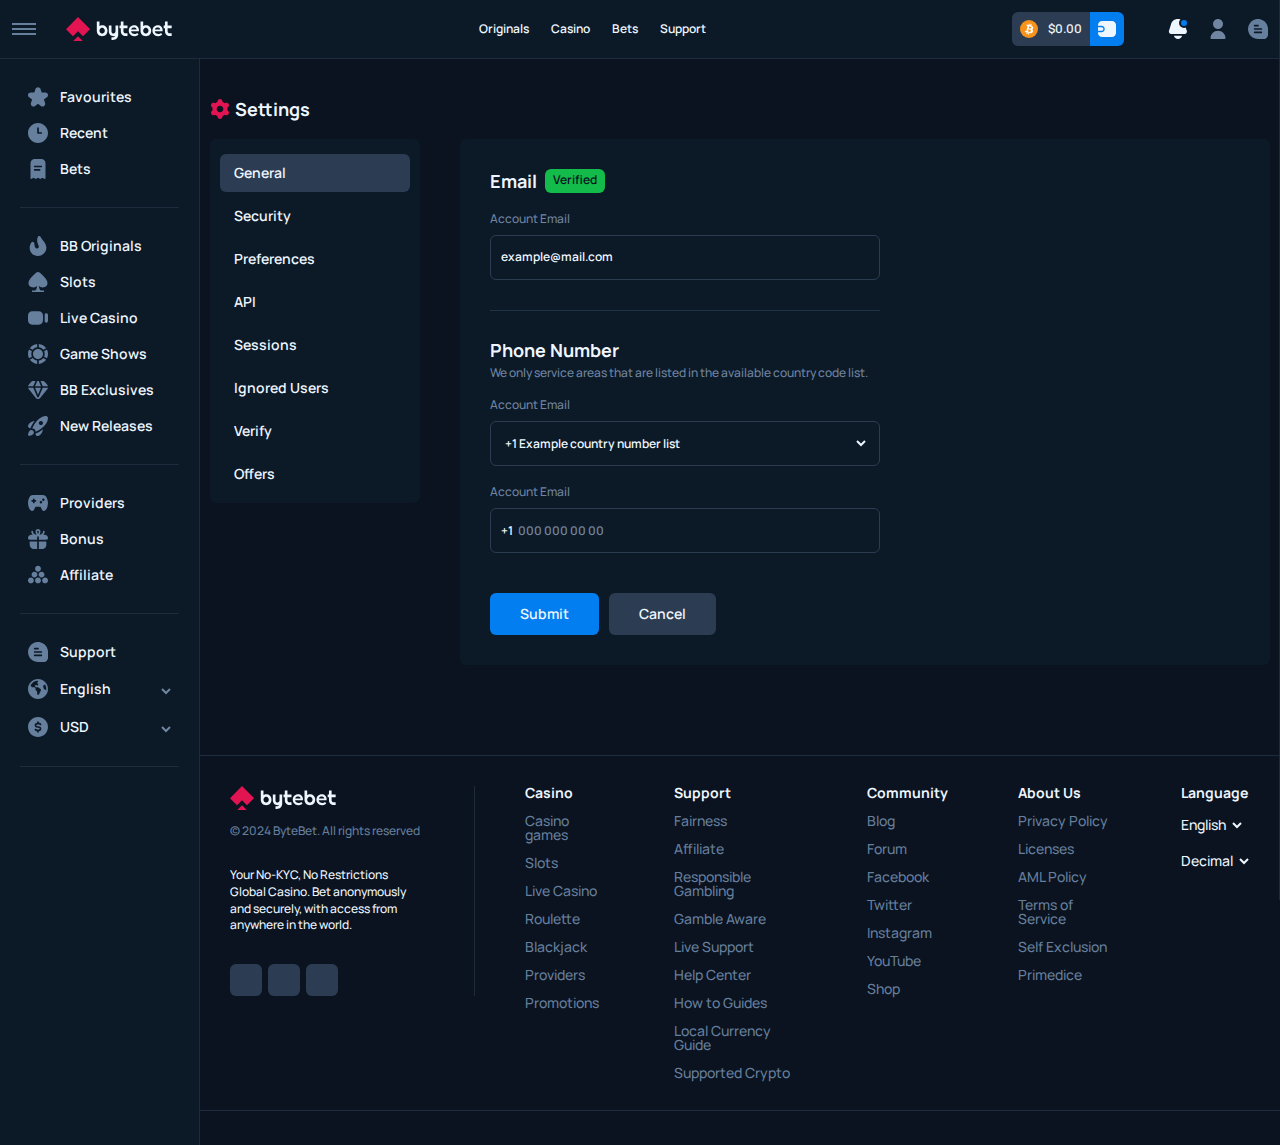
<file: profile.html>
<!DOCTYPE html>
<html lang="en">
  <head>
    <meta charset="UTF-8" />
    <meta name="viewport" content="width=device-width, initial-scale=1.0" />
    <meta name="description" content="ByteBet - Online casino and betting" />
    <meta
      name="keywords"
      content="casino, betting, games, slots, roulette, poker, blackjack"
    />
    <meta name="author" content="ByteBet" />
    <meta property="og:title" content="ByteBet - Online Casino" />
    <meta
      property="og:description"
      content="Play the best casino games at ByteBet"
    />
    <meta property="og:type" content="website" />
    <meta name="robots" content="index, follow" />

    <link rel="stylesheet" href="/assets/css/style.css" />

    <script src="https://cdnjs.cloudflare.com/ajax/libs/jquery/3.7.1/jquery.min.js"></script>
    <script src="/assets/js/app.js"></script>

    <title>ByteBet</title>
  </head>
  <body>
    <style>
      @media screen and (max-width: 1000px) {
        body {
          background-color: #0c1927;
        }
        .footer_wrapper {
          background-color: #0c1927;
        }
      }
    </style>
    <div class="modal_background"></div>
    <div class="wrapper">
      <div class="header">
        <div class="header_brend">
          <div class="header_menu">
            <span></span>
            <span></span>
            <span></span>
          </div>
          <a href="/" class="header_logo">
            <img src="/assets/images/logo.svg" alt="" />
          </a>
        </div>
        <div class="header_nav">
          <a href="casino.html" class="header_nav_link">Originals</a>
          <a href="#" class="header_nav_link">Casino</a>
          <a href="bets.html" class="header_nav_link">Bets</a>
          <a href="#" class="header_nav_link">Support</a>
        </div>
        <div class="header_other">
          <div class="header_wallet_wrapper">
            <div class="header_wallet_balance">
              <div class="header_wallet_balance_icon">
                <svg
                  width="18"
                  height="18"
                  viewBox="0 0 18 18"
                  fill="none"
                  xmlns="http://www.w3.org/2000/svg"
                >
                  <rect width="18" height="18" rx="9" fill="#F7931A" />
                  <g clip-path="url(#clip0_113_1542)">
                    <path
                      d="M13.1967 7.8976C13.3722 6.71549 12.4787 6.08006 11.257 5.65617L11.6533 4.05489L10.6856 3.81201L10.2998 5.37112C10.0454 5.30721 9.7841 5.24699 9.52443 5.18729L9.91307 3.61788L8.94596 3.375L8.54939 4.97575C8.33886 4.92747 8.13209 4.87976 7.93148 4.82948L7.9326 4.82444L6.5981 4.48877L6.34067 5.52986C6.34067 5.52986 7.05863 5.69563 7.0435 5.70584C7.43538 5.80435 7.50624 6.06565 7.49447 6.27275L6.40848 10.6595C6.36059 10.7794 6.23903 10.9594 5.96505 10.8911C5.97475 10.9052 5.2617 10.7143 5.2617 10.7143L4.78125 11.83L6.04057 12.1462C6.27485 12.2054 6.50443 12.2673 6.73052 12.3256L6.33007 13.9452L7.29666 14.1881L7.69323 12.5856C7.9573 12.6578 8.21356 12.7244 8.46443 12.7872L8.0692 14.3821L9.03695 14.625L9.43736 13.0084C11.0875 13.323 12.3283 13.1961 12.8506 11.6927C13.2714 10.4823 12.8296 9.78414 11.9615 9.32885C12.5938 9.18197 13.0697 8.76294 13.1967 7.8976ZM10.9857 11.0205C10.6866 12.2309 8.66336 11.5766 8.00738 11.4125L8.53879 9.26681C9.19472 9.43175 11.2982 9.75817 10.9857 11.0205ZM11.285 7.88006C11.0122 8.98107 9.32817 8.42171 8.7819 8.28455L9.26369 6.33849C9.80996 6.47565 11.5691 6.73164 11.285 7.88006Z"
                      fill="white"
                    />
                  </g>
                  <defs>
                    <clipPath id="clip0_113_1542">
                      <rect
                        width="11.25"
                        height="11.25"
                        fill="white"
                        transform="translate(3.375 3.375)"
                      />
                    </clipPath>
                  </defs>
                </svg>
              </div>
              <div class="header_wallet_balance_num">$0.00</div>
            </div>
            <div class="header_wallet_btn">
              <svg
                xmlns="http://www.w3.org/2000/svg"
                width="18"
                height="18"
                viewBox="0 0 18 18"
                fill="none"
              >
                <path
                  fill-rule="evenodd"
                  clip-rule="evenodd"
                  d="M18 4.8999C18 2.69076 16.2091 0.899902 14 0.899902H4C1.79086 0.899902 0 2.69076 0 4.8999V5.8499H3.6C5.3397 5.8499 6.75 7.26021 6.75 8.9999C6.75 10.7396 5.3397 12.1499 3.6 12.1499H0V13.0999C0 15.309 1.79086 17.0999 4 17.0999H14C16.2091 17.0999 18 15.309 18 13.0999V4.8999ZM3.6 7.19994C4.59411 7.19994 5.4 8.00583 5.4 8.99994C5.4 9.99405 4.59411 10.7999 3.6 10.7999H0V7.19994H3.6Z"
                  fill="#EEF6FF"
                />
              </svg>
            </div>
          </div>
          <div class="header_auth_icons">
            <div class="header_auth_icon header_notify">
              <svg
                xmlns="http://www.w3.org/2000/svg"
                width="20"
                height="20"
                viewBox="0 0 20 20"
                fill="none"
              >
                <g clip-path="url(#clip0_113_1532)">
                  <path
                    d="M3.38996 15H16.4366C16.8382 15 17.2338 14.9033 17.59 14.7181C17.9463 14.5328 18.2527 14.2645 18.4833 13.9358C18.7139 13.6071 18.8619 13.2277 18.9149 12.8297C18.9678 12.4316 18.9241 12.0267 18.7875 11.6492L16.4108 5.07833C16.0049 3.61809 15.1319 2.33099 13.9252 1.41389C12.7186 0.496791 11.2447 0.000176732 9.72913 8.47759e-10C8.1514 -2.46602e-05 6.62083 0.53799 5.39013 1.52521C4.15944 2.51244 3.3022 3.88984 2.95996 5.43L1.00162 11.7633C0.886325 12.1372 0.860404 12.533 0.925949 12.9188C0.991493 13.3045 1.14667 13.6695 1.379 13.9844C1.61133 14.2992 1.91432 14.5551 2.26359 14.7315C2.61287 14.9079 2.99867 14.9999 3.38996 15Z"
                    fill="#EEF6FF"
                  />
                  <path
                    d="M5.91675 16.6665C6.10801 17.6084 6.61902 18.4552 7.3632 19.0635C8.10738 19.6717 9.03895 20.004 10.0001 20.004C10.9612 20.004 11.8928 19.6717 12.637 19.0635C13.3811 18.4552 13.8922 17.6084 14.0834 16.6665H5.91675Z"
                    fill="#EEF6FF"
                  />
                  <circle
                    cx="16"
                    cy="4"
                    r="4"
                    fill="#027EF1"
                    stroke="#0C1927"
                    stroke-width="2"
                  />
                </g>
                <defs>
                  <clipPath id="clip0_113_1532">
                    <rect width="20" height="20" fill="white" />
                  </clipPath>
                </defs>
              </svg>
            </div>
            <div class="header_auth_icon header_profile">
              <svg
                xmlns="http://www.w3.org/2000/svg"
                width="20"
                height="20"
                viewBox="0 0 20 20"
                fill="none"
              >
                <path
                  d="M10 10C12.7614 10 15 7.76142 15 5C15 2.23858 12.7614 0 10 0C7.23858 0 5 2.23858 5 5C5 7.76142 7.23858 10 10 10Z"
                  fill="#6F85A0"
                />
                <path
                  d="M10 11.6665C5.85977 11.6711 2.50461 15.0263 2.5 19.1665C2.5 19.6267 2.87309 19.9998 3.33332 19.9998H16.6666C17.1269 19.9998 17.5 19.6267 17.5 19.1665C17.4954 15.0263 14.1402 11.6711 10 11.6665Z"
                  fill="#6F85A0"
                />
              </svg>
            </div>
            <div class="header_auth_icon open_chat">
              <svg
                width="20"
                height="20"
                viewBox="0 0 20 20"
                fill="none"
                xmlns="http://www.w3.org/2000/svg"
              >
                <g clip-path="url(#clip0_35_894)">
                  <path
                    d="M16.3958 2.29831C15.34 1.41969 14.1136 0.769278 12.794 0.38806C11.4744 0.00684071 10.0901 -0.0969218 8.72834 0.0833103C6.20923 0.410575 3.90908 1.68429 2.29495 3.64582C0.68081 5.60735 -0.126318 8.10966 0.0374492 10.6447C0.201217 13.1797 1.3236 15.5573 3.17671 17.2949C5.02981 19.0324 7.47473 19.9996 10.015 20H15.8333C16.938 19.9987 17.997 19.5592 18.7782 18.7781C19.5593 17.997 19.9987 16.938 20 15.8333V9.42415V9.37165C19.9118 8.00952 19.5467 6.67969 18.927 5.46349C18.3073 4.24729 17.446 3.17028 16.3958 2.29831ZM6.66668 5.83331H10C10.221 5.83331 10.433 5.92111 10.5893 6.07739C10.7455 6.23367 10.8333 6.44563 10.8333 6.66664C10.8333 6.88766 10.7455 7.09962 10.5893 7.2559C10.433 7.41218 10.221 7.49998 10 7.49998H6.66668C6.44567 7.49998 6.2337 7.41218 6.07742 7.2559C5.92114 7.09962 5.83335 6.88766 5.83335 6.66664C5.83335 6.44563 5.92114 6.23367 6.07742 6.07739C6.2337 5.92111 6.44567 5.83331 6.66668 5.83331ZM13.3333 14.1666H6.66668C6.44567 14.1666 6.2337 14.0789 6.07742 13.9226C5.92114 13.7663 5.83335 13.5543 5.83335 13.3333C5.83335 13.1123 5.92114 12.9003 6.07742 12.7441C6.2337 12.5878 6.44567 12.5 6.66668 12.5H13.3333C13.5544 12.5 13.7663 12.5878 13.9226 12.7441C14.0789 12.9003 14.1667 13.1123 14.1667 13.3333C14.1667 13.5543 14.0789 13.7663 13.9226 13.9226C13.7663 14.0789 13.5544 14.1666 13.3333 14.1666ZM13.3333 10.8333H6.66668C6.44567 10.8333 6.2337 10.7455 6.07742 10.5892C5.92114 10.433 5.83335 10.221 5.83335 9.99998C5.83335 9.77897 5.92114 9.567 6.07742 9.41072C6.2337 9.25444 6.44567 9.16665 6.66668 9.16665H13.3333C13.5544 9.16665 13.7663 9.25444 13.9226 9.41072C14.0789 9.567 14.1667 9.77897 14.1667 9.99998C14.1667 10.221 14.0789 10.433 13.9226 10.5892C13.7663 10.7455 13.5544 10.8333 13.3333 10.8333Z"
                    fill="#667F9D"
                  />
                </g>
                <defs>
                  <clipPath id="clip0_35_894">
                    <rect width="20" height="20" fill="white" />
                  </clipPath>
                </defs>
              </svg>
            </div>
          </div>
          <div class="header_notify_wrapper">
            <a href="#" class="header_notify_item wallet_open">
              <div class="header_notify_item_icon">
                <svg
                  xmlns="http://www.w3.org/2000/svg"
                  width="18"
                  height="18"
                  viewBox="0 0 18 18"
                  fill="none"
                >
                  <path
                    fill-rule="evenodd"
                    clip-rule="evenodd"
                    d="M18 4.4999C18 2.51168 16.3882 0.899902 14.4 0.899902H3.6C1.61178 0.899902 0 2.51168 0 4.4999V5.8499H3.6C5.3397 5.8499 6.75 7.26021 6.75 8.9999C6.75 10.7396 5.3397 12.1499 3.6 12.1499H0V13.4999C0 15.4881 1.61177 17.0999 3.6 17.0999H14.4C16.3882 17.0999 18 15.4881 18 13.4999V4.4999ZM3.60039 7.19995C4.5945 7.19995 5.40039 8.00584 5.40039 8.99995C5.40039 9.99406 4.5945 10.8 3.60039 10.8H0.000391126V7.19995H3.60039Z"
                    fill="#6F85A0"
                  />
                </svg>
              </div>
              <div class="header_notify_item_name">Wallet</div>
            </a>
            <a href="#" class="header_notify_item">
              <div class="header_notify_item_icon">
                <svg
                  xmlns="http://www.w3.org/2000/svg"
                  width="18"
                  height="18"
                  viewBox="0 0 18 18"
                  fill="none"
                >
                  <g clip-path="url(#clip0_182_403)">
                    <path
                      d="M9.75 9C9.75 9.4125 10.0875 9.75 10.5 9.75H12.645C12.3075 11.04 11.145 12 9.75 12C8.0925 12 6.75 10.6575 6.75 9C6.75 7.3425 8.0925 6 9.75 6C11.145 6 12.3075 6.96 12.645 8.25H10.5C10.0875 8.25 9.75 8.5875 9.75 9ZM18 5.25V12.75C18 14.2875 17.07 15.6 15.75 16.185V17.25C15.75 17.6625 15.4125 18 15 18C14.5875 18 14.25 17.6625 14.25 17.25V16.5H3.75V17.25C3.75 17.6625 3.4125 18 3 18C2.5875 18 2.25 17.6625 2.25 17.25V16.185C0.93 15.6075 0 14.2875 0 12.75H1.5C1.9125 12.75 2.25 12.4125 2.25 12C2.25 11.5875 1.9125 11.25 1.5 11.25H0V6.75H1.5C1.9125 6.75 2.25 6.4125 2.25 6C2.25 5.5875 1.9125 5.25 1.5 5.25H0C0 3.18 1.68 1.5 3.75 1.5H14.25C16.32 1.5 18 3.18 18 5.25ZM14.25 9C14.25 6.5175 12.2325 4.5 9.75 4.5C7.2675 4.5 5.25 6.5175 5.25 9C5.25 11.4825 7.2675 13.5 9.75 13.5C12.2325 13.5 14.25 11.4825 14.25 9Z"
                      fill="#6F85A0"
                    />
                  </g>
                  <defs>
                    <clipPath id="clip0_182_403">
                      <rect width="18" height="18" fill="white" />
                    </clipPath>
                  </defs>
                </svg>
              </div>
              <div class="header_notify_item_name">Vault</div>
            </a>
            <a href="#" class="header_notify_item">
              <div class="header_notify_item_icon">
                <svg
                  xmlns="http://www.w3.org/2000/svg"
                  width="18"
                  height="18"
                  viewBox="0 0 18 18"
                  fill="none"
                >
                  <g clip-path="url(#clip0_182_407)">
                    <path
                      d="M18 6.97497C17.9029 7.46509 17.6864 7.9298 17.3663 8.33579L10.779 16.3144C10.5702 16.5572 10.3027 16.7541 9.99683 16.8902C9.69097 17.0263 9.35473 17.098 9.01354 17.0999C8.67236 17.1017 8.33516 17.0338 8.02747 16.9011C7.71977 16.7684 7.44964 16.5745 7.2375 16.3339L0.618 8.18998C0.33681 7.82328 0.13831 7.41047 0.03375 6.97497H4.73475L8.2995 15.3174C8.35375 15.445 8.44975 15.5548 8.57483 15.6323C8.69991 15.7098 8.84817 15.7512 9 15.7512C9.15183 15.7512 9.30009 15.7098 9.42517 15.6323C9.55025 15.5548 9.64625 15.445 9.7005 15.3174L13.2653 6.97497H18ZM13.275 5.62496H17.9678C17.8537 5.16825 17.6347 4.73807 17.325 4.36202L15.4065 2.03054C15.1287 1.68106 14.7623 1.3962 14.3378 1.19958C13.9132 1.00295 13.4427 0.900224 12.9653 0.899904H11.3152L13.275 5.62496ZM8.331 0.899904L6.33675 5.62496H11.6707L9.71625 0.899904H8.331ZM4.7325 5.62496L6.726 0.899904H4.9845C4.51109 0.899484 4.04432 1.00016 3.62254 1.19366C3.20076 1.38716 2.83601 1.66796 2.55825 2.01299L0.7035 4.20136C0.348604 4.61989 0.107658 5.10746 0 5.62496H4.7325ZM11.658 6.97497H6.342L9 13.1945L11.658 6.97497Z"
                      fill="#6F85A0"
                    />
                  </g>
                  <defs>
                    <clipPath id="clip0_182_407">
                      <rect width="18" height="18" fill="white" />
                    </clipPath>
                  </defs>
                </svg>
              </div>
              <div class="header_notify_item_name">VIP</div>
            </a>
            <a href="#" class="header_notify_item">
              <div class="header_notify_item_icon">
                <svg
                  xmlns="http://www.w3.org/2000/svg"
                  width="18"
                  height="18"
                  viewBox="0 0 18 18"
                  fill="none"
                >
                  <path
                    d="M0 13.875C0 12.4253 1.17525 11.25 2.625 11.25C4.07475 11.25 5.25 12.4253 5.25 13.875C5.25 15.3247 4.07475 16.5 2.625 16.5C1.17525 16.5 0 15.3247 0 13.875ZM15.375 16.5C16.8247 16.5 18 15.3247 18 13.875C18 12.4253 16.8247 11.25 15.375 11.25C13.9253 11.25 12.75 12.4253 12.75 13.875C12.75 15.3247 13.9253 16.5 15.375 16.5ZM9 16.5C10.4497 16.5 11.625 15.3247 11.625 13.875C11.625 12.4253 10.4497 11.25 9 11.25C7.55025 11.25 6.375 12.4253 6.375 13.875C6.375 15.3247 7.55025 16.5 9 16.5ZM12.1875 11.25C13.6372 11.25 14.8125 10.0747 14.8125 8.625C14.8125 7.17525 13.6372 6 12.1875 6C10.7378 6 9.5625 7.17525 9.5625 8.625C9.5625 10.0747 10.7378 11.25 12.1875 11.25ZM5.8125 11.25C7.26225 11.25 8.4375 10.0747 8.4375 8.625C8.4375 7.17525 7.26225 6 5.8125 6C4.36275 6 3.1875 7.17525 3.1875 8.625C3.1875 10.0747 4.36275 11.25 5.8125 11.25ZM9 6C10.4497 6 11.625 4.82475 11.625 3.375C11.625 1.92525 10.4497 0.75 9 0.75C7.55025 0.75 6.375 1.92525 6.375 3.375C6.375 4.82475 7.55025 6 9 6Z"
                    fill="#6F85A0"
                  />
                </svg>
              </div>
              <div class="header_notify_item_name">Affiliate</div>
            </a>
            <a href="#" class="header_notify_item">
              <div class="header_notify_item_icon">
                <svg
                  xmlns="http://www.w3.org/2000/svg"
                  width="18"
                  height="18"
                  viewBox="0 0 18 18"
                  fill="none"
                >
                  <g clip-path="url(#clip0_182_415)">
                    <path
                      d="M9.04278 2.29508L9.03308 1.54773H8.28573C8.23352 1.54724 8.18131 1.54724 8.1291 1.54773C3.60137 1.59097 -0.0340713 5.29651 0.00917086 9.82425C0.052413 14.352 3.75795 17.9874 8.28569 17.9442C12.8113 17.9392 16.4789 14.2719 16.4843 9.74635V8.99899H9.03308L9.04278 2.29508Z"
                      fill="#6F85A0"
                    />
                    <path
                      d="M10.542 0.0551758V7.50566H17.9917C17.9725 3.39917 14.6485 0.0748281 10.542 0.0551758Z"
                      fill="#6F85A0"
                    />
                  </g>
                  <defs>
                    <clipPath id="clip0_182_415">
                      <rect width="18" height="18" fill="white" />
                    </clipPath>
                  </defs>
                </svg>
              </div>
              <div class="header_notify_item_name">Statistics</div>
            </a>
            <a href="#" class="header_notify_item">
              <div class="header_notify_item_icon">
                <svg
                  xmlns="http://www.w3.org/2000/svg"
                  width="18"
                  height="18"
                  viewBox="0 0 18 18"
                  fill="none"
                >
                  <g clip-path="url(#clip0_182_421)">
                    <path
                      d="M9 0C4.03725 0 0 4.03725 0 9C0 13.9628 4.03725 18 9 18C13.9628 18 18 13.9628 18 9C18 4.03725 13.9628 0 9 0ZM12 9.75H9C8.586 9.75 8.25 9.41475 8.25 9V4.5C8.25 4.08525 8.586 3.75 9 3.75C9.414 3.75 9.75 4.08525 9.75 4.5V8.25H12C12.4147 8.25 12.75 8.58525 12.75 9C12.75 9.41475 12.4147 9.75 12 9.75Z"
                      fill="#6F85A0"
                    />
                  </g>
                  <defs>
                    <clipPath id="clip0_182_421">
                      <rect width="18" height="18" fill="white" />
                    </clipPath>
                  </defs>
                </svg>
              </div>
              <div class="header_notify_item_name">Transactions</div>
            </a>
            <a href="#" class="header_notify_item">
              <div class="header_notify_item_icon">
                <svg
                  xmlns="http://www.w3.org/2000/svg"
                  width="18"
                  height="18"
                  viewBox="0 0 18 18"
                  fill="none"
                >
                  <g clip-path="url(#clip0_182_425)">
                    <path
                      d="M6 0C5.0058 0.00119089 4.05267 0.396661 3.34966 1.09966C2.64666 1.80267 2.25119 2.7558 2.25 3.75V17.25C2.25011 17.3864 2.28741 17.5202 2.35791 17.637C2.42841 17.7538 2.52942 17.8491 2.65008 17.9128C2.77074 17.9764 2.90647 18.006 3.04266 17.9982C3.17885 17.9904 3.31035 17.9457 3.423 17.8687L5.0025 16.7895L6.582 17.8687C6.70679 17.9542 6.8545 17.9999 7.00575 17.9999C7.157 17.9999 7.30471 17.9542 7.4295 17.8687L9.0045 16.7895L10.5795 17.8687C10.7044 17.9544 10.8522 18.0002 11.0036 18.0002C11.155 18.0002 11.3029 17.9544 11.4278 17.8687L13.0027 16.7902L14.5778 17.868C14.6903 17.9447 14.8217 17.9893 14.9577 17.997C15.0937 18.0046 15.2293 17.9751 15.3498 17.9116C15.4703 17.8481 15.5712 17.7529 15.6417 17.6364C15.7122 17.5198 15.7497 17.3862 15.75 17.25V3.75C15.7488 2.7558 15.3533 1.80267 14.6503 1.09966C13.9473 0.396661 12.9942 0.00119089 12 0L6 0ZM10.5 10.5H6C5.80109 10.5 5.61032 10.421 5.46967 10.2803C5.32902 10.1397 5.25 9.94891 5.25 9.75C5.25 9.55109 5.32902 9.36032 5.46967 9.21967C5.61032 9.07902 5.80109 9 6 9H10.5C10.6989 9 10.8897 9.07902 11.0303 9.21967C11.171 9.36032 11.25 9.55109 11.25 9.75C11.25 9.94891 11.171 10.1397 11.0303 10.2803C10.8897 10.421 10.6989 10.5 10.5 10.5ZM12.75 6.75C12.75 6.94891 12.671 7.13968 12.5303 7.28033C12.3897 7.42098 12.1989 7.5 12 7.5H6C5.80109 7.5 5.61032 7.42098 5.46967 7.28033C5.32902 7.13968 5.25 6.94891 5.25 6.75C5.25 6.55109 5.32902 6.36032 5.46967 6.21967C5.61032 6.07902 5.80109 6 6 6H12C12.1989 6 12.3897 6.07902 12.5303 6.21967C12.671 6.36032 12.75 6.55109 12.75 6.75Z"
                      fill="#6F85A0"
                    />
                  </g>
                  <defs>
                    <clipPath id="clip0_182_425">
                      <rect width="18" height="18" fill="white" />
                    </clipPath>
                  </defs>
                </svg>
              </div>
              <div class="header_notify_item_name">My Bets</div>
            </a>
            <a href="#" class="header_notify_item">
              <div class="header_notify_item_icon">
                <svg
                  xmlns="http://www.w3.org/2000/svg"
                  width="18"
                  height="18"
                  viewBox="0 0 18 18"
                  fill="none"
                >
                  <g clip-path="url(#clip0_182_429)">
                    <path
                      d="M1.20548 13.5C1.82585 14.5767 3.20162 14.9466 4.27831 14.3262C4.27905 14.3258 4.27975 14.3254 4.28049 14.325L4.61423 14.1322C5.24423 14.6712 5.96838 15.0892 6.75022 15.3652V15.75C6.75022 16.9926 7.75759 18 9.00022 18C10.2429 18 11.2502 16.9926 11.2502 15.75V15.3652C12.0322 15.0888 12.7563 14.6703 13.3862 14.1307L13.7215 14.3242C14.7984 14.9456 16.1752 14.5762 16.7965 13.4992C17.4178 12.4223 17.0484 11.0455 15.9715 10.4242L15.6385 10.2322C15.7884 9.41657 15.7884 8.58041 15.6385 7.76472L15.9715 7.57273C17.0484 6.95141 17.4178 5.57469 16.7965 4.49771C16.1752 3.42077 14.7984 3.05139 13.7215 3.6727L13.3877 3.86546C12.7571 3.32712 12.0324 2.90988 11.2502 2.63475V2.25C11.2502 1.00737 10.2429 0 9.00022 0C7.75759 0 6.75022 1.00737 6.75022 2.25V2.63475C5.96827 2.91118 5.24409 3.32968 4.61423 3.86926L4.27898 3.67502C3.202 3.05367 1.82529 3.42306 1.20397 4.5C0.582654 5.57694 0.952005 6.9537 2.02898 7.57501L2.36198 7.767C2.21208 8.58266 2.21208 9.41882 2.36198 10.2345L2.02898 10.4265C0.954993 11.0495 0.586837 12.4235 1.20548 13.5ZM9.00022 6.00001C10.6571 6.00001 12.0002 7.34316 12.0002 9C12.0002 10.6568 10.6571 12 9.00022 12C7.34338 12 6.00023 10.6568 6.00023 9C6.00023 7.34316 7.34338 6.00001 9.00022 6.00001Z"
                      fill="#6F85A0"
                    />
                  </g>
                  <defs>
                    <clipPath id="clip0_182_429">
                      <rect width="18" height="18" fill="white" />
                    </clipPath>
                  </defs>
                </svg>
              </div>
              <div class="header_notify_item_name">Settings</div>
            </a>
            <a href="#" class="header_notify_item">
              <div class="header_notify_item_icon">
                <svg
                  xmlns="http://www.w3.org/2000/svg"
                  width="18"
                  height="18"
                  viewBox="0 0 18 18"
                  fill="none"
                >
                  <g clip-path="url(#clip0_182_434)">
                    <path
                      d="M14.7559 2.06845C13.8057 1.2777 12.7019 0.692326 11.5143 0.349229C10.3266 0.00613223 9.08074 -0.087254 7.85519 0.0749549C5.58799 0.369493 3.51785 1.51583 2.06513 3.28121C0.612409 5.04659 -0.114007 7.29867 0.0333839 9.58017C0.180774 11.8617 1.19092 14.0016 2.85872 15.5653C4.52651 17.1291 6.72693 17.9996 9.01319 18H14.2497C15.2439 17.9988 16.197 17.6033 16.9 16.9003C17.603 16.1973 17.9985 15.2442 17.9997 14.25V8.48171V8.43446C17.9203 7.20854 17.5917 6.0117 17.034 4.91712C16.4762 3.82254 15.7011 2.85322 14.7559 2.06845ZM5.99969 5.24996H8.99969C9.1986 5.24996 9.38937 5.32897 9.53002 5.46963C9.67067 5.61028 9.74969 5.80104 9.74969 5.99996C9.74969 6.19887 9.67067 6.38963 9.53002 6.53029C9.38937 6.67094 9.1986 6.74996 8.99969 6.74996H5.99969C5.80078 6.74996 5.61001 6.67094 5.46936 6.53029C5.32871 6.38963 5.24969 6.19887 5.24969 5.99996C5.24969 5.80104 5.32871 5.61028 5.46936 5.46963C5.61001 5.32897 5.80078 5.24996 5.99969 5.24996ZM11.9997 12.75H5.99969C5.80078 12.75 5.61001 12.6709 5.46936 12.5303C5.32871 12.3896 5.24969 12.1989 5.24969 12C5.24969 11.801 5.32871 11.6103 5.46936 11.4696C5.61001 11.329 5.80078 11.25 5.99969 11.25H11.9997C12.1986 11.25 12.3894 11.329 12.53 11.4696C12.6707 11.6103 12.7497 11.801 12.7497 12C12.7497 12.1989 12.6707 12.3896 12.53 12.5303C12.3894 12.6709 12.1986 12.75 11.9997 12.75ZM11.9997 9.74996H5.99969C5.80078 9.74996 5.61001 9.67094 5.46936 9.53029C5.32871 9.38963 5.24969 9.19887 5.24969 8.99996C5.24969 8.80104 5.32871 8.61028 5.46936 8.46963C5.61001 8.32897 5.80078 8.24996 5.99969 8.24996H11.9997C12.1986 8.24996 12.3894 8.32897 12.53 8.46963C12.6707 8.61028 12.7497 8.80104 12.7497 8.99996C12.7497 9.19887 12.6707 9.38963 12.53 9.53029C12.3894 9.67094 12.1986 9.74996 11.9997 9.74996Z"
                      fill="#6F85A0"
                    />
                  </g>
                  <defs>
                    <clipPath id="clip0_182_434">
                      <rect width="18" height="18" fill="white" />
                    </clipPath>
                  </defs>
                </svg>
              </div>
              <div class="header_notify_item_name">Support</div>
            </a>
            <a href="#" class="header_notify_item">
              <div class="header_notify_item_icon">
                <svg
                  xmlns="http://www.w3.org/2000/svg"
                  width="18"
                  height="18"
                  viewBox="0 0 18 18"
                  fill="none"
                >
                  <g clip-path="url(#clip0_182_438)">
                    <path
                      d="M18 11.2501C18 11.7128 17.82 12.1478 17.4915 12.4756L15.9375 14.0303C15.7913 14.1766 15.5992 14.2501 15.4072 14.2501C15.2152 14.2501 15.0233 14.1766 14.877 14.0303C14.5838 13.7371 14.5838 13.2631 14.877 12.9698L15.846 12.0001H11.25C10.8353 12.0001 10.5 11.6648 10.5 11.2501C10.5 10.8353 10.8353 10.5001 11.25 10.5001H15.846L14.877 9.53034C14.5838 9.23709 14.5838 8.7631 14.877 8.46985C15.1703 8.1766 15.6442 8.1766 15.9375 8.46985L17.4922 10.0253C17.82 10.3523 18 10.7873 18 11.2501ZM10.5 8.25009V4.50009C10.5 3.67284 9.82725 3.00009 9 3.00009V16.4993H9.75C10.164 16.4993 10.5 16.1633 10.5 15.7493V14.2493C10.5 13.8346 10.8353 13.4993 11.25 13.4993C11.6647 13.4993 12 13.8346 12 14.2493V15.7493C12 16.9898 10.9905 17.9993 9.75 17.9993H2.25C1.0095 17.9993 0 16.9898 0 15.7493V4.21584C0 2.43459 1.2675 0.888095 3.01425 0.538595L5.412 0.0593448C6.29775 -0.117655 7.20525 0.108845 7.90275 0.681095C8.184 0.911345 8.4015 1.19484 8.57925 1.50009H9C10.6545 1.50009 12 2.84559 12 4.50009V8.25009C12 8.66484 11.6647 9.00009 11.25 9.00009C10.8353 9.00009 10.5 8.66484 10.5 8.25009ZM6.75 9.37509C6.75 8.75409 6.246 8.25009 5.625 8.25009C5.004 8.25009 4.5 8.75409 4.5 9.37509C4.5 9.99609 5.004 10.5001 5.625 10.5001C6.246 10.5001 6.75 9.99609 6.75 9.37509Z"
                      fill="#6F85A0"
                    />
                  </g>
                  <defs>
                    <clipPath id="clip0_182_438">
                      <rect width="18" height="18" fill="white" />
                    </clipPath>
                  </defs>
                </svg>
              </div>
              <div class="header_notify_item_name">Logout</div>
            </a>
          </div>
          <div class="header_notifications_wrapper" style="display: none">
            <div class="header_notifications_header">
              <div class="header_notifications_header_wrapper">
                <div class="header_notifications_header_icon">
                  <svg
                    xmlns="http://www.w3.org/2000/svg"
                    width="20"
                    height="20"
                    viewBox="0 0 20 20"
                    fill="none"
                  >
                    <g clip-path="url(#clip0_182_125)">
                      <path
                        d="M3.38996 15H16.4366C16.8382 15 17.2338 14.9033 17.59 14.7181C17.9463 14.5328 18.2527 14.2645 18.4833 13.9358C18.7139 13.6071 18.8619 13.2277 18.9149 12.8297C18.9678 12.4316 18.9241 12.0267 18.7875 11.6492L16.4108 5.07833C16.0049 3.61809 15.1319 2.33099 13.9252 1.41389C12.7186 0.496791 11.2447 0.000176732 9.72913 8.47759e-10C8.1514 -2.46602e-05 6.62083 0.53799 5.39013 1.52521C4.15944 2.51244 3.3022 3.88984 2.95996 5.43L1.00162 11.7633C0.886325 12.1372 0.860404 12.533 0.925949 12.9188C0.991493 13.3045 1.14667 13.6695 1.379 13.9844C1.61133 14.2992 1.91432 14.5551 2.26359 14.7315C2.61287 14.9079 2.99867 14.9999 3.38996 15Z"
                        fill="#EEF6FF"
                      />
                      <path
                        d="M5.91699 16.6665C6.10825 17.6084 6.61927 18.4552 7.36344 19.0635C8.10762 19.6717 9.0392 20.004 10.0003 20.004C10.9615 20.004 11.893 19.6717 12.6372 19.0635C13.3814 18.4552 13.8924 17.6084 14.0837 16.6665H5.91699Z"
                        fill="#EEF6FF"
                      />
                    </g>
                    <defs>
                      <clipPath id="clip0_182_125">
                        <rect width="20" height="20" fill="white" />
                      </clipPath>
                    </defs>
                  </svg>
                </div>
                <div class="header_notifications_header_name">
                  Notifications
                </div>
              </div>
              <div class="header_notifications_header_close">
                <svg
                  xmlns="http://www.w3.org/2000/svg"
                  width="12"
                  height="12"
                  viewBox="0 0 12 12"
                  fill="none"
                >
                  <g clip-path="url(#clip0_182_129)">
                    <path
                      d="M10.8002 1.2002L6.00019 6.00019M6.00019 6.00019L1.2002 10.8002M6.00019 6.00019L1.2002 1.2002M6.00019 6.00019L10.8002 10.8002"
                      stroke="#EEF6FF"
                      stroke-width="2"
                    />
                  </g>
                  <defs>
                    <clipPath id="clip0_182_129">
                      <rect width="12" height="12" fill="white" />
                    </clipPath>
                  </defs>
                </svg>
              </div>
            </div>
            <div class="header_notifications_header_other">
              <div class="header_notifications_header_other_text">
                New notifications
              </div>
              <div class="header_notifications_header_other_checkmark">
                Mark all as read
              </div>
            </div>
            <div class="header_notifications_card_inner">
              <div class="header_notifications_card">
                <div class="header_notifications_card_icon">
                  <svg
                    width="50"
                    height="50"
                    viewBox="0 0 50 50"
                    fill="none"
                    xmlns="http://www.w3.org/2000/svg"
                  >
                    <circle cx="25" cy="25" r="25" fill="#2C3D53" />
                    <path
                      fill-rule="evenodd"
                      clip-rule="evenodd"
                      d="M36 19.1001C36 16.891 34.2091 15.1001 32 15.1001H18C15.7909 15.1001 14 16.891 14 19.1001V21.1501H18.4C20.5263 21.1501 22.25 22.8738 22.25 25.0001C22.25 27.1264 20.5263 28.8501 18.4 28.8501H14V30.9001C14 33.1092 15.7909 34.9001 18 34.9001H32C34.2091 34.9001 36 33.1092 36 30.9001V19.1001ZM18.4 22.8001C19.615 22.8001 20.6 23.7851 20.6 25.0001C20.6 26.2152 19.615 27.2001 18.4 27.2001H14V22.8001H18.4Z"
                      fill="#EEF6FF"
                    />
                  </svg>
                </div>
                <div class="header_notifications_card_wrapper">
                  <div class="header_notifications_card_title">
                    Deposit Confirmed
                  </div>
                  <div class="header_notifications_card_desc">
                    Your deposit of $100.00 has been successfully processed.
                  </div>
                </div>
                <div class="header_notifications_card_date">30 min ago</div>
                <div class="header_notifications_card_status">
                  <svg
                    xmlns="http://www.w3.org/2000/svg"
                    width="6"
                    height="6"
                    viewBox="0 0 6 6"
                    fill="none"
                  >
                    <circle cx="3" cy="3" r="3" fill="#027EF1" />
                  </svg>
                </div>
              </div>
              <div class="header_notifications_card">
                <div class="header_notifications_card_icon">
                  <svg
                    width="50"
                    height="50"
                    viewBox="0 0 50 50"
                    fill="none"
                    xmlns="http://www.w3.org/2000/svg"
                  >
                    <circle cx="25" cy="25" r="25" fill="#2C3D53" />
                    <path
                      fill-rule="evenodd"
                      clip-rule="evenodd"
                      d="M36 19.1001C36 16.891 34.2091 15.1001 32 15.1001H18C15.7909 15.1001 14 16.891 14 19.1001V21.1501H18.4C20.5263 21.1501 22.25 22.8738 22.25 25.0001C22.25 27.1264 20.5263 28.8501 18.4 28.8501H14V30.9001C14 33.1092 15.7909 34.9001 18 34.9001H32C34.2091 34.9001 36 33.1092 36 30.9001V19.1001ZM18.4 22.8001C19.615 22.8001 20.6 23.7851 20.6 25.0001C20.6 26.2152 19.615 27.2001 18.4 27.2001H14V22.8001H18.4Z"
                      fill="#EEF6FF"
                    />
                  </svg>
                </div>
                <div class="header_notifications_card_wrapper">
                  <div class="header_notifications_card_title">
                    Deposit Confirmed
                  </div>
                  <div class="header_notifications_card_desc">
                    Your deposit of $100.00 has been successfully processed.
                  </div>
                </div>
                <div class="header_notifications_card_date">30 min ago</div>
              </div>
            </div>
          </div>
        </div>
        <div class="header_profile_nav">
          <a href="#" class="header_profile_nav_item">
            <div class="header_profile_nav_item_icon">
              <svg
                xmlns="http://www.w3.org/2000/svg"
                width="18"
                height="18"
                viewBox="0 0 18 18"
                fill="none"
              >
                <path
                  fill-rule="evenodd"
                  clip-rule="evenodd"
                  d="M18 4.4999C18 2.51168 16.3882 0.899902 14.4 0.899902H3.6C1.61178 0.899902 0 2.51168 0 4.4999V5.8499H3.6C5.3397 5.8499 6.75 7.26021 6.75 8.9999C6.75 10.7396 5.3397 12.1499 3.6 12.1499H0V13.4999C0 15.4881 1.61177 17.0999 3.6 17.0999H14.4C16.3882 17.0999 18 15.4881 18 13.4999V4.4999ZM3.60039 7.19995C4.5945 7.19995 5.40039 8.00584 5.40039 8.99995C5.40039 9.99406 4.5945 10.8 3.60039 10.8H0.000391126V7.19995H3.60039Z"
                  fill="#6F85A0"
                />
              </svg>
            </div>
            <div class="header_profile_nav_item_name">Wallet</div>
          </a>
          <a href="#" class="header_profile_nav_item">
            <div class="header_profile_nav_item_icon">
              <svg
                xmlns="http://www.w3.org/2000/svg"
                width="18"
                height="18"
                viewBox="0 0 18 18"
                fill="none"
              >
                <g clip-path="url(#clip0_113_1689)">
                  <path
                    d="M9.75 9C9.75 9.4125 10.0875 9.75 10.5 9.75H12.645C12.3075 11.04 11.145 12 9.75 12C8.0925 12 6.75 10.6575 6.75 9C6.75 7.3425 8.0925 6 9.75 6C11.145 6 12.3075 6.96 12.645 8.25H10.5C10.0875 8.25 9.75 8.5875 9.75 9ZM18 5.25V12.75C18 14.2875 17.07 15.6 15.75 16.185V17.25C15.75 17.6625 15.4125 18 15 18C14.5875 18 14.25 17.6625 14.25 17.25V16.5H3.75V17.25C3.75 17.6625 3.4125 18 3 18C2.5875 18 2.25 17.6625 2.25 17.25V16.185C0.93 15.6075 0 14.2875 0 12.75H1.5C1.9125 12.75 2.25 12.4125 2.25 12C2.25 11.5875 1.9125 11.25 1.5 11.25H0V6.75H1.5C1.9125 6.75 2.25 6.4125 2.25 6C2.25 5.5875 1.9125 5.25 1.5 5.25H0C0 3.18 1.68 1.5 3.75 1.5H14.25C16.32 1.5 18 3.18 18 5.25ZM14.25 9C14.25 6.5175 12.2325 4.5 9.75 4.5C7.2675 4.5 5.25 6.5175 5.25 9C5.25 11.4825 7.2675 13.5 9.75 13.5C12.2325 13.5 14.25 11.4825 14.25 9Z"
                    fill="#6F85A0"
                  />
                </g>
                <defs>
                  <clipPath id="clip0_113_1689">
                    <rect width="18" height="18" fill="white" />
                  </clipPath>
                </defs>
              </svg>
            </div>
            <div class="header_profile_nav_item_name">Vault</div>
          </a>
          <a href="#" class="header_profile_nav_item">
            <div class="header_profile_nav_item_icon">
              <svg
                xmlns="http://www.w3.org/2000/svg"
                width="18"
                height="18"
                viewBox="0 0 18 18"
                fill="none"
              >
                <g clip-path="url(#clip0_113_1693)">
                  <path
                    d="M18 6.97497C17.9029 7.46509 17.6864 7.9298 17.3663 8.33579L10.779 16.3144C10.5702 16.5572 10.3027 16.7541 9.99683 16.8902C9.69097 17.0263 9.35473 17.098 9.01354 17.0999C8.67236 17.1017 8.33516 17.0338 8.02747 16.9011C7.71977 16.7684 7.44964 16.5745 7.2375 16.3339L0.618 8.18998C0.33681 7.82328 0.13831 7.41047 0.03375 6.97497H4.73475L8.2995 15.3174C8.35375 15.445 8.44975 15.5548 8.57483 15.6323C8.69991 15.7098 8.84817 15.7512 9 15.7512C9.15183 15.7512 9.30009 15.7098 9.42517 15.6323C9.55025 15.5548 9.64625 15.445 9.7005 15.3174L13.2653 6.97497H18ZM13.275 5.62496H17.9678C17.8537 5.16825 17.6347 4.73807 17.325 4.36202L15.4065 2.03054C15.1287 1.68106 14.7623 1.3962 14.3378 1.19958C13.9132 1.00295 13.4427 0.900224 12.9653 0.899904H11.3153L13.275 5.62496ZM8.331 0.899904L6.33675 5.62496H11.6707L9.71625 0.899904H8.331ZM4.7325 5.62496L6.726 0.899904H4.9845C4.51109 0.899484 4.04432 1.00016 3.62254 1.19366C3.20076 1.38716 2.83601 1.66796 2.55825 2.01299L0.7035 4.20136C0.348604 4.61989 0.107658 5.10746 0 5.62496H4.7325ZM11.658 6.97497H6.342L9 13.1945L11.658 6.97497Z"
                    fill="#6F85A0"
                  />
                </g>
                <defs>
                  <clipPath id="clip0_113_1693">
                    <rect width="18" height="18" fill="white" />
                  </clipPath>
                </defs>
              </svg>
            </div>
            <div class="header_profile_nav_item_name">VIP</div>
          </a>
          <a href="#" class="header_profile_nav_item">
            <div class="header_profile_nav_item_icon">
              <svg
                xmlns="http://www.w3.org/2000/svg"
                width="18"
                height="18"
                viewBox="0 0 18 18"
                fill="none"
              >
                <path
                  d="M0 13.875C0 12.4253 1.17525 11.25 2.625 11.25C4.07475 11.25 5.25 12.4253 5.25 13.875C5.25 15.3247 4.07475 16.5 2.625 16.5C1.17525 16.5 0 15.3247 0 13.875ZM15.375 16.5C16.8248 16.5 18 15.3247 18 13.875C18 12.4253 16.8248 11.25 15.375 11.25C13.9253 11.25 12.75 12.4253 12.75 13.875C12.75 15.3247 13.9253 16.5 15.375 16.5ZM9 16.5C10.4497 16.5 11.625 15.3247 11.625 13.875C11.625 12.4253 10.4497 11.25 9 11.25C7.55025 11.25 6.375 12.4253 6.375 13.875C6.375 15.3247 7.55025 16.5 9 16.5ZM12.1875 11.25C13.6372 11.25 14.8125 10.0747 14.8125 8.625C14.8125 7.17525 13.6372 6 12.1875 6C10.7378 6 9.5625 7.17525 9.5625 8.625C9.5625 10.0747 10.7378 11.25 12.1875 11.25ZM5.8125 11.25C7.26225 11.25 8.4375 10.0747 8.4375 8.625C8.4375 7.17525 7.26225 6 5.8125 6C4.36275 6 3.1875 7.17525 3.1875 8.625C3.1875 10.0747 4.36275 11.25 5.8125 11.25ZM9 6C10.4497 6 11.625 4.82475 11.625 3.375C11.625 1.92525 10.4497 0.75 9 0.75C7.55025 0.75 6.375 1.92525 6.375 3.375C6.375 4.82475 7.55025 6 9 6Z"
                  fill="#6F85A0"
                />
              </svg>
            </div>
            <div class="header_profile_nav_item_name">Affiliate</div>
          </a>
          <a href="#" class="header_profile_nav_item">
            <div class="header_profile_nav_item_icon">
              <svg
                xmlns="http://www.w3.org/2000/svg"
                width="18"
                height="18"
                viewBox="0 0 18 18"
                fill="none"
              >
                <g clip-path="url(#clip0_113_1701)">
                  <path
                    d="M9.04278 2.29508L9.03308 1.54773H8.28573C8.23352 1.54724 8.18131 1.54724 8.1291 1.54773C3.60137 1.59097 -0.0340713 5.29651 0.00917086 9.82425C0.052413 14.352 3.75795 17.9874 8.28569 17.9442C12.8113 17.9392 16.4789 14.2719 16.4843 9.74635V8.99899H9.03308L9.04278 2.29508Z"
                    fill="#6F85A0"
                  />
                  <path
                    d="M10.542 0.0551758V7.50566H17.9917C17.9725 3.39917 14.6485 0.0748281 10.542 0.0551758Z"
                    fill="#6F85A0"
                  />
                </g>
                <defs>
                  <clipPath id="clip0_113_1701">
                    <rect width="18" height="18" fill="white" />
                  </clipPath>
                </defs>
              </svg>
            </div>
            <div class="header_profile_nav_item_name">Statistics</div>
          </a>
          <a href="#" class="header_profile_nav_item">
            <div class="header_profile_nav_item_icon">
              <svg
                xmlns="http://www.w3.org/2000/svg"
                width="18"
                height="18"
                viewBox="0 0 18 18"
                fill="none"
              >
                <g clip-path="url(#clip0_113_1707)">
                  <path
                    d="M9 0C4.03725 0 0 4.03725 0 9C0 13.9628 4.03725 18 9 18C13.9628 18 18 13.9628 18 9C18 4.03725 13.9628 0 9 0ZM12 9.75H9C8.586 9.75 8.25 9.41475 8.25 9V4.5C8.25 4.08525 8.586 3.75 9 3.75C9.414 3.75 9.75 4.08525 9.75 4.5V8.25H12C12.4148 8.25 12.75 8.58525 12.75 9C12.75 9.41475 12.4148 9.75 12 9.75Z"
                    fill="#6F85A0"
                  />
                </g>
                <defs>
                  <clipPath id="clip0_113_1707">
                    <rect width="18" height="18" fill="white" />
                  </clipPath>
                </defs>
              </svg>
            </div>
            <div class="header_profile_nav_item_name">Transactions</div>
          </a>
          <a href="#" class="header_profile_nav_item">
            <div class="header_profile_nav_item_icon">
              <svg
                xmlns="http://www.w3.org/2000/svg"
                width="18"
                height="18"
                viewBox="0 0 18 18"
                fill="none"
              >
                <g clip-path="url(#clip0_113_1711)">
                  <path
                    d="M6 0C5.0058 0.00119089 4.05267 0.396661 3.34966 1.09966C2.64666 1.80267 2.25119 2.7558 2.25 3.75V17.25C2.25011 17.3864 2.28741 17.5202 2.35791 17.637C2.42841 17.7538 2.52942 17.8491 2.65008 17.9128C2.77074 17.9764 2.90647 18.006 3.04266 17.9982C3.17885 17.9904 3.31035 17.9457 3.423 17.8687L5.0025 16.7895L6.582 17.8687C6.70679 17.9542 6.8545 17.9999 7.00575 17.9999C7.157 17.9999 7.30471 17.9542 7.4295 17.8687L9.0045 16.7895L10.5795 17.8687C10.7044 17.9544 10.8522 18.0002 11.0036 18.0002C11.155 18.0002 11.3029 17.9544 11.4278 17.8687L13.0028 16.7902L14.5778 17.868C14.6903 17.9447 14.8217 17.9893 14.9577 17.997C15.0937 18.0046 15.2293 17.9751 15.3498 17.9116C15.4703 17.8481 15.5712 17.7529 15.6417 17.6364C15.7122 17.5198 15.7497 17.3862 15.75 17.25V3.75C15.7488 2.7558 15.3533 1.80267 14.6503 1.09966C13.9473 0.396661 12.9942 0.00119089 12 0L6 0ZM10.5 10.5H6C5.80109 10.5 5.61032 10.421 5.46967 10.2803C5.32902 10.1397 5.25 9.94891 5.25 9.75C5.25 9.55109 5.32902 9.36032 5.46967 9.21967C5.61032 9.07902 5.80109 9 6 9H10.5C10.6989 9 10.8897 9.07902 11.0303 9.21967C11.171 9.36032 11.25 9.55109 11.25 9.75C11.25 9.94891 11.171 10.1397 11.0303 10.2803C10.8897 10.421 10.6989 10.5 10.5 10.5ZM12.75 6.75C12.75 6.94891 12.671 7.13968 12.5303 7.28033C12.3897 7.42098 12.1989 7.5 12 7.5H6C5.80109 7.5 5.61032 7.42098 5.46967 7.28033C5.32902 7.13968 5.25 6.94891 5.25 6.75C5.25 6.55109 5.32902 6.36032 5.46967 6.21967C5.61032 6.07902 5.80109 6 6 6H12C12.1989 6 12.3897 6.07902 12.5303 6.21967C12.671 6.36032 12.75 6.55109 12.75 6.75Z"
                    fill="#6F85A0"
                  />
                </g>
                <defs>
                  <clipPath id="clip0_113_1711">
                    <rect width="18" height="18" fill="white" />
                  </clipPath>
                </defs>
              </svg>
            </div>
            <div class="header_profile_nav_item_name">My Bets</div>
          </a>
          <a href="#" class="header_profile_nav_item active">
            <div class="header_profile_nav_item_icon">
              <svg
                xmlns="http://www.w3.org/2000/svg"
                width="18"
                height="18"
                viewBox="0 0 18 18"
                fill="none"
              >
                <g clip-path="url(#clip0_113_1715)">
                  <path
                    d="M1.20524 13.5C1.8256 14.5767 3.20137 14.9466 4.27807 14.3262C4.27881 14.3258 4.27951 14.3254 4.28025 14.325L4.61399 14.1322C5.24399 14.6712 5.96814 15.0892 6.74998 15.3652V15.75C6.74998 16.9926 7.75734 18 8.99998 18C10.2426 18 11.25 16.9926 11.25 15.75V15.3652C12.0319 15.0888 12.7561 14.6703 13.386 14.1307L13.7212 14.3242C14.7982 14.9456 16.1749 14.5762 16.7962 13.4992C17.4175 12.4223 17.0482 11.0455 15.9712 10.4242L15.6382 10.2322C15.7881 9.41657 15.7881 8.58041 15.6382 7.76472L15.9712 7.57273C17.0482 6.95141 17.4175 5.57469 16.7962 4.49771C16.1749 3.42077 14.7982 3.05139 13.7212 3.6727L13.3875 3.86546C12.7568 3.32712 12.0322 2.90988 11.25 2.63475V2.25C11.25 1.00737 10.2426 0 8.99998 0C7.75734 0 6.74998 1.00737 6.74998 2.25V2.63475C5.96803 2.91118 5.24385 3.32968 4.61399 3.86926L4.27874 3.67502C3.20176 3.05367 1.82504 3.42306 1.20373 4.5C0.582409 5.57694 0.951761 6.9537 2.02874 7.57501L2.36174 7.767C2.21183 8.58266 2.21183 9.41882 2.36174 10.2345L2.02874 10.4265C0.954749 11.0495 0.586593 12.4235 1.20524 13.5ZM8.99998 6.00001C10.6568 6.00001 12 7.34316 12 9C12 10.6568 10.6568 12 8.99998 12C7.34313 12 5.99999 10.6568 5.99999 9C5.99999 7.34316 7.34313 6.00001 8.99998 6.00001Z"
                    fill="#EEF6FF"
                  />
                </g>
                <defs>
                  <clipPath id="clip0_113_1715">
                    <rect width="18" height="18" fill="white" />
                  </clipPath>
                </defs>
              </svg>
            </div>
            <div class="header_profile_nav_item_name">Settings</div>
          </a>
          <a href="#" class="header_profile_nav_item">
            <div class="header_profile_nav_item_icon">
              <svg
                xmlns="http://www.w3.org/2000/svg"
                width="18"
                height="18"
                viewBox="0 0 18 18"
                fill="none"
              >
                <g clip-path="url(#clip0_113_1720)">
                  <path
                    d="M14.7559 2.06845C13.8057 1.2777 12.7019 0.692326 11.5143 0.349229C10.3266 0.00613223 9.08074 -0.087254 7.85519 0.0749549C5.58799 0.369493 3.51785 1.51583 2.06513 3.28121C0.612409 5.04659 -0.114007 7.29867 0.0333839 9.58017C0.180774 11.8617 1.19092 14.0016 2.85872 15.5653C4.52651 17.1291 6.72693 17.9996 9.01319 18H14.2497C15.2439 17.9988 16.197 17.6033 16.9 16.9003C17.603 16.1973 17.9985 15.2442 17.9997 14.25V8.48171V8.43446C17.9203 7.20854 17.5917 6.01169 17.034 4.91712C16.4762 3.82254 15.7011 2.85322 14.7559 2.06845ZM5.99969 5.24996H8.99969C9.1986 5.24996 9.38937 5.32897 9.53002 5.46962C9.67067 5.61028 9.74969 5.80104 9.74969 5.99996C9.74969 6.19887 9.67067 6.38963 9.53002 6.53029C9.38937 6.67094 9.1986 6.74996 8.99969 6.74996H5.99969C5.80078 6.74996 5.61001 6.67094 5.46936 6.53029C5.32871 6.38963 5.24969 6.19887 5.24969 5.99996C5.24969 5.80104 5.32871 5.61028 5.46936 5.46962C5.61001 5.32897 5.80078 5.24996 5.99969 5.24996ZM11.9997 12.75H5.99969C5.80078 12.75 5.61001 12.6709 5.46936 12.5303C5.32871 12.3896 5.24969 12.1989 5.24969 12C5.24969 11.801 5.32871 11.6103 5.46936 11.4696C5.61001 11.329 5.80078 11.25 5.99969 11.25H11.9997C12.1986 11.25 12.3894 11.329 12.53 11.4696C12.6707 11.6103 12.7497 11.801 12.7497 12C12.7497 12.1989 12.6707 12.3896 12.53 12.5303C12.3894 12.6709 12.1986 12.75 11.9997 12.75ZM11.9997 9.74996H5.99969C5.80078 9.74996 5.61001 9.67094 5.46936 9.53029C5.32871 9.38963 5.24969 9.19887 5.24969 8.99996C5.24969 8.80104 5.32871 8.61028 5.46936 8.46963C5.61001 8.32897 5.80078 8.24996 5.99969 8.24996H11.9997C12.1986 8.24996 12.3894 8.32897 12.53 8.46963C12.6707 8.61028 12.7497 8.80104 12.7497 8.99996C12.7497 9.19887 12.6707 9.38963 12.53 9.53029C12.3894 9.67094 12.1986 9.74996 11.9997 9.74996Z"
                    fill="#6F85A0"
                  />
                </g>
                <defs>
                  <clipPath id="clip0_113_1720">
                    <rect width="18" height="18" fill="white" />
                  </clipPath>
                </defs>
              </svg>
            </div>
            <div class="header_profile_nav_item_name">Support</div>
          </a>
          <a href="#" class="header_profile_nav_item">
            <div class="header_profile_nav_item_icon">
              <svg
                xmlns="http://www.w3.org/2000/svg"
                width="18"
                height="18"
                viewBox="0 0 18 18"
                fill="none"
              >
                <g clip-path="url(#clip0_113_1724)">
                  <path
                    d="M18 11.2501C18 11.7128 17.82 12.1478 17.4915 12.4756L15.9375 14.0303C15.7913 14.1766 15.5992 14.2501 15.4072 14.2501C15.2152 14.2501 15.0233 14.1766 14.877 14.0303C14.5838 13.7371 14.5838 13.2631 14.877 12.9698L15.846 12.0001H11.25C10.8352 12.0001 10.5 11.6648 10.5 11.2501C10.5 10.8353 10.8352 10.5001 11.25 10.5001H15.846L14.877 9.53034C14.5838 9.23709 14.5838 8.76309 14.877 8.46984C15.1702 8.17659 15.6442 8.17659 15.9375 8.46984L17.4923 10.0253C17.82 10.3523 18 10.7873 18 11.2501ZM10.5 8.2501V4.50009C10.5 3.67284 9.82725 3.00009 9 3.00009V16.4993H9.75C10.164 16.4993 10.5 16.1633 10.5 15.7493V14.2493C10.5 13.8346 10.8352 13.4993 11.25 13.4993C11.6648 13.4993 12 13.8346 12 14.2493V15.7493C12 16.9898 10.9905 17.9993 9.75 17.9993H2.25C1.0095 17.9993 0 16.9898 0 15.7493V4.21584C0 2.43459 1.2675 0.888095 3.01425 0.538595L5.412 0.0593448C6.29775 -0.117655 7.20525 0.108845 7.90275 0.681095C8.184 0.911345 8.4015 1.19484 8.57925 1.50009H9C10.6545 1.50009 12 2.84559 12 4.50009V8.2501C12 8.66484 11.6648 9.0001 11.25 9.0001C10.8352 9.0001 10.5 8.66484 10.5 8.2501ZM6.75 9.3751C6.75 8.7541 6.246 8.2501 5.625 8.2501C5.004 8.2501 4.5 8.7541 4.5 9.3751C4.5 9.99609 5.004 10.5001 5.625 10.5001C6.246 10.5001 6.75 9.99609 6.75 9.3751Z"
                    fill="#6F85A0"
                  />
                </g>
                <defs>
                  <clipPath id="clip0_113_1724">
                    <rect width="18" height="18" fill="white" />
                  </clipPath>
                </defs>
              </svg>
            </div>
            <div class="header_profile_nav_item_name">Logout</div>
          </a>
        </div>
      </div>
      <div class="main">
        <div class="sidebar">
          <div class="sidebar_items">
            <a href="#" class="sidebar_item">
              <div class="sidebar_item_icon">
                <svg
                  width="20"
                  height="20"
                  viewBox="0 0 20 20"
                  fill="none"
                  xmlns="http://www.w3.org/2000/svg"
                >
                  <path
                    d="M0.136626 7.32821C0.307087 6.78563 0.64764 6.31231 1.10792 5.97824C1.5682 5.64417 2.12376 5.4671 2.69246 5.47321H6.33329L7.43913 2.02655C7.61303 1.48401 7.95474 1.01073 8.41499 0.674935C8.87524 0.339144 9.43024 0.158203 9.99996 0.158203C10.5697 0.158203 11.1247 0.339144 11.5849 0.674935C12.0452 1.01073 12.3869 1.48401 12.5608 2.02655L13.6666 5.47321H17.3075C17.8743 5.47402 18.4265 5.65395 18.885 5.9873C19.3435 6.32065 19.6849 6.79037 19.8605 7.32937C20.0361 7.86837 20.0369 8.44907 19.8627 8.98854C19.6886 9.528 19.3484 9.99864 18.8908 10.3332L15.9275 12.4999L17.0541 15.989C17.2362 16.5302 17.2385 17.1157 17.0607 17.6583C16.8829 18.2009 16.5345 18.6714 16.0675 18.9999C15.6084 19.3389 15.0521 19.5205 14.4815 19.5176C13.9109 19.5148 13.3564 19.3276 12.9008 18.984L9.99996 16.849L7.09829 18.9815C6.64008 19.3186 6.0868 19.5017 5.51799 19.5044C4.94917 19.5072 4.39413 19.3295 3.93266 18.997C3.47118 18.6644 3.12705 18.1941 2.94972 17.6536C2.7724 17.1131 2.77102 16.5304 2.94579 15.989L4.07246 12.4999L1.10579 10.3332C0.642947 10.0028 0.298776 9.53221 0.124226 8.991C-0.0503241 8.44979 -0.0459774 7.86676 0.136626 7.32821Z"
                    fill="#667F9D"
                  />
                </svg>
              </div>
              <div class="sidebar_item_name">Favourites</div>
            </a>
            <a href="#" class="sidebar_item">
              <div class="sidebar_item_icon">
                <svg
                  width="20"
                  height="20"
                  viewBox="0 0 20 20"
                  fill="none"
                  xmlns="http://www.w3.org/2000/svg"
                >
                  <path
                    d="M10 0C4.48583 0 0 4.48583 0 10C0 15.5142 4.48583 20 10 20C15.5142 20 20 15.5142 20 10C20 4.48583 15.5142 0 10 0ZM13.3333 10.8333H10C9.54 10.8333 9.16667 10.4608 9.16667 10V5C9.16667 4.53917 9.54 4.16667 10 4.16667C10.46 4.16667 10.8333 4.53917 10.8333 5V9.16667H13.3333C13.7942 9.16667 14.1667 9.53917 14.1667 10C14.1667 10.4608 13.7942 10.8333 13.3333 10.8333Z"
                    fill="#667F9D"
                  />
                </svg>
              </div>
              <div class="sidebar_item_name">Recent</div>
            </a>
            <a href="bets.html" class="sidebar_item">
              <div class="sidebar_item_icon">
                <svg
                  width="16"
                  height="20"
                  viewBox="0 0 16 20"
                  fill="none"
                  xmlns="http://www.w3.org/2000/svg"
                >
                  <path
                    d="M4.66667 0C3.562 0.00132321 2.50296 0.440735 1.72185 1.22185C0.940735 2.00296 0.501323 3.062 0.5 4.16667V19.1667C0.500117 19.3182 0.541572 19.4669 0.619901 19.5967C0.698231 19.7264 0.810468 19.8324 0.944531 19.9031C1.07859 19.9738 1.22941 20.0066 1.38073 19.998C1.53206 19.9894 1.67817 19.9397 1.80333 19.8542L3.55833 18.655L5.31333 19.8542C5.45199 19.9491 5.61612 19.9999 5.78417 19.9999C5.95222 19.9999 6.11634 19.9491 6.255 19.8542L8.005 18.655L9.755 19.8542C9.89374 19.9493 10.058 20.0002 10.2262 20.0002C10.3945 20.0002 10.5588 19.9493 10.6975 19.8542L12.4475 18.6558L14.1975 19.8533C14.3226 19.9386 14.4685 19.9881 14.6197 19.9966C14.7708 20.0052 14.9214 19.9724 15.0553 19.9018C15.1892 19.8312 15.3013 19.7255 15.3797 19.596C15.458 19.4664 15.4996 19.318 15.5 19.1667V4.16667C15.4987 3.062 15.0593 2.00296 14.2782 1.22185C13.497 0.440735 12.438 0.00132321 11.3333 0L4.66667 0ZM9.66667 11.6667H4.66667C4.44565 11.6667 4.23369 11.5789 4.07741 11.4226C3.92113 11.2663 3.83333 11.0543 3.83333 10.8333C3.83333 10.6123 3.92113 10.4004 4.07741 10.2441C4.23369 10.0878 4.44565 10 4.66667 10H9.66667C9.88768 10 10.0996 10.0878 10.2559 10.2441C10.4122 10.4004 10.5 10.6123 10.5 10.8333C10.5 11.0543 10.4122 11.2663 10.2559 11.4226C10.0996 11.5789 9.88768 11.6667 9.66667 11.6667ZM12.1667 7.5C12.1667 7.72101 12.0789 7.93297 11.9226 8.08925C11.7663 8.24554 11.5543 8.33333 11.3333 8.33333H4.66667C4.44565 8.33333 4.23369 8.24554 4.07741 8.08925C3.92113 7.93297 3.83333 7.72101 3.83333 7.5C3.83333 7.27899 3.92113 7.06702 4.07741 6.91074C4.23369 6.75446 4.44565 6.66667 4.66667 6.66667H11.3333C11.5543 6.66667 11.7663 6.75446 11.9226 6.91074C12.0789 7.06702 12.1667 7.27899 12.1667 7.5Z"
                    fill="#667F9D"
                  />
                </svg>
              </div>
              <div class="sidebar_item_name">Bets</div>
            </a>
          </div>
          <div class="sidebar_items">
            <a href="#" class="sidebar_item">
              <div class="sidebar_item_icon">
                <svg
                  width="18"
                  height="20"
                  viewBox="0 0 18 20"
                  fill="none"
                  xmlns="http://www.w3.org/2000/svg"
                >
                  <path
                    d="M8.99996 19.9999H8.95246C4.38413 19.9999 0.666626 16.2616 0.666626 11.6666C0.666626 10.0591 1.22163 8.27488 2.22829 6.64072C2.62079 6.00322 3.37246 5.70238 4.09579 5.89405C4.81996 6.08488 5.32413 6.71655 5.34996 7.46488C5.42996 9.74822 5.97746 12.4766 8.13163 12.5007C9.03246 12.5082 9.74579 11.8782 9.82079 11.0616C9.89913 10.2066 9.58996 9.53655 9.19913 8.68905C8.73913 7.68905 8.16579 6.44572 8.16579 4.60488C8.16579 3.18238 8.45329 1.76155 8.73829 0.984051C8.95079 0.406551 9.45163 0.0273841 10.0466 -0.00678252C10.6625 -0.0401159 11.225 0.299051 11.5075 0.861551C12.1758 2.19072 13.1225 3.41905 14.0375 4.60738C15.6808 6.74238 17.38 8.94988 17.3341 11.6799C17.3341 16.2332 13.5983 19.9716 9.00579 19.9991H9.00079L8.99996 19.9999Z"
                    fill="#667F9D"
                  />
                </svg>
              </div>
              <div class="sidebar_item_name">BB Originals</div>
            </a>
            <a href="casino.html" class="sidebar_item">
              <div class="sidebar_item_icon">
                <svg
                  width="18"
                  height="19"
                  viewBox="0 0 18 19"
                  fill="none"
                  xmlns="http://www.w3.org/2000/svg"
                >
                  <path
                    d="M17.9964 10.2507C17.9964 7.00083 12.2886 1.97813 10.5384 0.552407C10.1024 0.194912 9.55962 0 9 0C8.44037 0 7.89756 0.194912 7.46161 0.552407C5.71139 1.97813 0.00356286 7 0.00356286 10.2507C-0.0835796 12.6317 0.999757 14.6669 4.91071 14.6669C6.11521 14.6372 7.26383 14.1432 8.12489 13.2845C7.97767 15.3377 7.45834 17.6064 5.72857 17.6064H3.27499V19H14.725V17.6064H12.2714C10.5417 17.6064 10.0223 15.3335 9.8751 13.2845C10.7362 14.1432 11.8848 14.6372 13.0893 14.6669C16.9998 14.6669 18.0836 12.6317 17.9964 10.2507Z"
                    fill="#667F9D"
                  />
                </svg>
              </div>
              <div class="sidebar_item_name">Slots</div>
            </a>
            <a href="#" class="sidebar_item">
              <div class="sidebar_item_icon">
                <svg
                  width="20"
                  height="14"
                  viewBox="0 0 20 14"
                  fill="none"
                  xmlns="http://www.w3.org/2000/svg"
                >
                  <path
                    d="M4.16667 13.6666H10.8333C13.1308 13.6666 15 11.7974 15 9.49992V4.49992C15 2.20242 13.1308 0.333252 10.8333 0.333252H4.16667C1.86917 0.333252 0 2.20242 0 4.49992V9.49992C0 11.7974 1.86917 13.6666 4.16667 13.6666ZM20 3.92742V10.0266C20 10.6574 19.65 11.2241 19.0858 11.5058C18.85 11.6233 18.5967 11.6816 18.345 11.6816C17.9942 11.6816 17.6475 11.5691 17.3542 11.3491C17.3233 11.3258 16.6667 10.6741 16.6667 10.6741V3.28659C16.6667 3.28659 17.3217 2.62909 17.3542 2.60492C17.8575 2.22659 18.52 2.16575 19.0858 2.44825C19.6517 2.73075 20 3.29659 20 3.92742Z"
                    fill="#667F9D"
                  />
                </svg>
              </div>
              <div class="sidebar_item_name">Live Casino</div>
            </a>
            <a href="#" class="sidebar_item">
              <div class="sidebar_item_icon">
                <svg
                  width="20"
                  height="20"
                  viewBox="0 0 20 20"
                  fill="none"
                  xmlns="http://www.w3.org/2000/svg"
                >
                  <g clip-path="url(#clip0_35_1506)">
                    <path
                      d="M1.87583 4.14833C3.54 1.82917 6.16417 0.249167 9.16667 0V3.34917C7.37833 3.57333 5.81083 4.5075 4.75167 5.86167L1.87667 4.14917L1.87583 4.14833ZM10.8333 3.34833C12.6217 3.5725 14.1892 4.50667 15.2483 5.86083L18.1233 4.14833C16.46 1.82917 13.8358 0.249167 10.8333 0V3.34833ZM15 9.9575C15 7.2 12.7575 4.9575 10 4.9575C7.2425 4.9575 5 7.2 5 9.9575C5 12.715 7.2425 14.9575 10 14.9575C12.7575 14.9575 15 12.715 15 9.9575ZM18.9775 14.335C19.6258 13.0108 20 11.5283 20 9.9575C20 8.38667 19.6258 6.90417 18.9767 5.58L16.1058 7.29083C16.4642 8.10833 16.6667 9.01 16.6667 9.95833C16.6667 10.9067 16.4642 11.8075 16.1058 12.6258L18.9775 14.3367V14.335ZM15.2483 14.0542C14.1892 15.4083 12.6217 16.3417 10.8333 16.5667V19.9158C13.8358 19.6667 16.46 18.0867 18.1233 15.7675L15.2483 14.0542ZM3.89417 12.625C3.53583 11.8075 3.33333 10.9067 3.33333 9.9575C3.33333 9.00833 3.53583 8.1075 3.89417 7.29L1.02333 5.58C0.375 6.90417 0 8.38667 0 9.9575C0 11.5283 0.374167 13.0108 1.0225 14.335L3.89417 12.625ZM9.16667 16.5667C7.37833 16.3425 5.81083 15.4083 4.75167 14.0542L1.87667 15.7675C3.54 18.0867 6.165 19.6667 9.16667 19.9158V16.5667Z"
                      fill="#667F9D"
                    />
                  </g>
                  <defs>
                    <clipPath id="clip0_35_1506">
                      <rect width="20" height="20" fill="white" />
                    </clipPath>
                  </defs>
                </svg>
              </div>
              <div class="sidebar_item_name">Game Shows</div>
            </a>
            <a href="#" class="sidebar_item">
              <div class="sidebar_item_icon">
                <svg
                  width="20"
                  height="20"
                  viewBox="0 0 20 20"
                  fill="none"
                  xmlns="http://www.w3.org/2000/svg"
                >
                  <path
                    d="M20 7.75008C19.8921 8.29466 19.6516 8.811 19.2958 9.26209L11.9767 18.1272C11.7446 18.397 11.4474 18.6158 11.1076 18.767C10.7677 18.9182 10.3941 18.9979 10.015 19C9.63595 19.0021 9.26129 18.9265 8.91941 18.7791C8.57753 18.6317 8.27738 18.4162 8.04167 18.1489L0.686667 9.10009C0.374233 8.69264 0.153677 8.23397 0.0375 7.75008H5.26083L9.22167 17.0194C9.28194 17.1612 9.38862 17.2833 9.52759 17.3693C9.66657 17.4554 9.8313 17.5015 10 17.5015C10.1687 17.5015 10.3334 17.4554 10.4724 17.3693C10.6114 17.2833 10.7181 17.1612 10.7783 17.0194L14.7392 7.75008H20ZM14.75 6.25006H19.9642C19.8374 5.74261 19.5941 5.26463 19.25 4.84679L17.1183 2.25627C16.8096 1.86795 16.4026 1.55144 15.9308 1.33297C15.4591 1.1145 14.9363 1.00036 14.4058 1H12.5725L14.75 6.25006ZM9.25667 1L7.04083 6.25006H12.9675L10.7958 1H9.25667ZM5.25833 6.25006L7.47333 1H5.53833C5.01232 0.999535 4.49369 1.1114 4.02504 1.3264C3.5564 1.54139 3.15112 1.85339 2.8425 2.23677L0.781667 4.66829C0.387338 5.13332 0.11962 5.67507 0 6.25006H5.25833ZM12.9533 7.75008H7.04667L10 14.6607L12.9533 7.75008Z"
                    fill="#667F9D"
                  />
                </svg>
              </div>
              <div class="sidebar_item_name">BB Exclusives</div>
            </a>
            <a href="#" class="sidebar_item">
              <div class="sidebar_item_icon">
                <svg
                  width="20"
                  height="20"
                  viewBox="0 0 20 20"
                  fill="none"
                  xmlns="http://www.w3.org/2000/svg"
                >
                  <path
                    d="M0.461558 11.3251C0.0085888 10.6587 -0.0819581 9.81017 0.22019 9.06318C0.895464 7.68564 2.02667 6.58432 3.42179 5.94619C4.43187 5.44389 5.52597 5.13236 6.6491 5.02717C6.15972 5.62935 5.6698 6.27185 5.17933 6.95478C4.18113 8.46635 3.32667 10.0681 2.62718 11.739L2.32609 12.4141C1.57187 12.3517 0.886401 11.9513 0.461558 11.3251ZM1.60867 14.8286C0.888042 15.8236 0.370815 16.951 0.0866747 18.1463C-0.0904737 18.9229 0.395503 19.6962 1.17218 19.8733C1.38355 19.9215 1.60304 19.9215 1.81441 19.8732C3.00785 19.5886 4.13351 19.0717 5.12718 18.352C6.10015 17.3795 6.10054 15.8024 5.128 14.8294C4.1555 13.8564 2.57835 13.856 1.60539 14.8286H1.60867ZM8.19187 17.3003L7.51175 17.6022V17.8461C7.51339 18.4303 7.74734 18.9898 8.16203 19.4013C8.55648 19.7849 9.08488 19.9997 9.63511 20.0001C11.5901 19.9719 13.1752 18.192 14.0071 16.5348C14.5167 15.5092 14.8293 14.397 14.9286 13.256C14.3203 13.7537 13.6681 14.2513 12.9719 14.749C11.4609 15.7475 9.85945 16.6017 8.18855 17.3003L8.19187 17.3003ZM19.9532 2.45428C19.8429 6.06478 17.2435 9.64545 12.0056 13.4028C10.5802 14.3268 9.07652 15.1239 7.51175 15.7849V15.318C7.50402 13.7179 6.20882 12.4227 4.60875 12.415H4.14179C4.80437 10.8502 5.60285 9.34646 6.52808 7.92111C10.2762 2.69564 13.8511 0.0928711 17.4558 -0.0249023C19.2523 -0.0249023 19.9532 0.70666 19.9532 2.45428ZM14.9766 7.02361C14.9766 5.87842 14.0483 4.95002 12.903 4.95002C11.7578 4.95002 10.8294 5.87838 10.8294 7.02361C10.8294 8.16881 11.7578 9.09721 12.903 9.09721C14.0483 9.09721 14.9766 8.16881 14.9766 7.02361Z"
                    fill="#667F9D"
                  />
                </svg>
              </div>
              <div class="sidebar_item_name">New Releases</div>
            </a>
          </div>
          <div class="sidebar_items">
            <a href="#" class="sidebar_item">
              <div class="sidebar_item_icon">
                <svg
                  width="20"
                  height="20"
                  viewBox="0 0 20 20"
                  fill="none"
                  xmlns="http://www.w3.org/2000/svg"
                >
                  <path
                    d="M18.4174 4.19482C17.671 2.86795 16.3441 2.12158 14.8514 2.12158H4.98266C3.48992 2.12158 2.16301 2.86795 1.41664 4.19482C0.504414 5.85342 0.00683594 7.67791 0.00683594 9.58529C0.00683594 14.1465 1.83129 17.8783 4.15336 17.8783C5.3973 17.8783 6.3925 16.7173 7.13887 14.3123C7.2218 13.9806 7.55352 13.7318 7.96816 13.7318H12.0318C12.3635 13.7318 12.6952 13.9806 12.8611 14.3123C13.6074 16.7173 14.6026 17.8783 15.8466 17.8783C18.1686 17.8783 19.9931 14.1465 19.9931 9.58529C19.8272 7.67787 19.3296 5.85342 18.4174 4.19482ZM7.47059 8.756H6.64129V9.58529C6.64129 10.0829 6.30957 10.4146 5.81199 10.4146C5.31441 10.4146 4.9827 10.0829 4.9827 9.58529V8.756H4.1534C3.65582 8.756 3.3241 8.42428 3.3241 7.9267C3.3241 7.42912 3.65582 7.0974 4.1534 7.0974H4.9827V6.26811C4.9827 5.77053 5.31441 5.43881 5.81199 5.43881C6.30957 5.43881 6.64129 5.77053 6.64129 6.26811V7.0974H7.47059C7.96816 7.0974 8.29988 7.42912 8.29988 7.9267C8.29988 8.42428 7.96816 8.756 7.47059 8.756ZM12.944 10.4146C12.2805 10.4146 11.7 9.83408 11.7 9.17064C11.7 8.50721 12.2805 7.9267 12.944 7.9267C13.6074 7.9267 14.1879 8.50721 14.1879 9.17064C14.1879 9.83408 13.5245 10.4146 12.944 10.4146ZM15.349 7.9267C14.7685 7.9267 14.105 7.34619 14.105 6.68275C14.105 6.01932 14.7685 5.43881 15.349 5.43881C15.9295 5.43881 16.5929 6.01932 16.5929 6.68275C16.5929 7.34619 16.0124 7.9267 15.349 7.9267Z"
                    fill="#667F9D"
                  />
                </svg>
              </div>
              <div class="sidebar_item_name">Providers</div>
            </a>
            <a href="#" class="sidebar_item">
              <div class="sidebar_item_icon">
                <svg
                  width="20"
                  height="20"
                  viewBox="0 0 20 20"
                  fill="none"
                  xmlns="http://www.w3.org/2000/svg"
                >
                  <path
                    d="M1.66667 12.5H9.16667V20H5.83333C4.72826 20 3.66846 19.561 2.88706 18.7796C2.10565 17.9982 1.66667 16.9384 1.66667 15.8333V12.5ZM20 9.16667C20 9.60869 19.8244 10.0326 19.5118 10.3452C19.1993 10.6577 18.7754 10.8333 18.3333 10.8333H10.8333V7.46417C10.5533 7.48583 10.2742 7.5 10 7.5C9.72583 7.5 9.44667 7.48583 9.16667 7.46417V10.8333H1.66667C1.22464 10.8333 0.800716 10.6577 0.488155 10.3452C0.175595 10.0326 0 9.60869 0 9.16667C0 8.28261 0.35119 7.43476 0.976311 6.80964C1.60143 6.18452 2.44928 5.83333 3.33333 5.83333H4.78167C4.3105 5.418 3.9365 4.90407 3.6862 4.328C3.4359 3.75193 3.31543 3.12784 3.33333 2.5C3.33333 2.27899 3.42113 2.06702 3.57741 1.91074C3.73369 1.75446 3.94565 1.66667 4.16667 1.66667C4.38768 1.66667 4.59964 1.75446 4.75592 1.91074C4.9122 2.06702 5 2.27899 5 2.5C5 4.685 6.97583 5.44167 8.47833 5.70083C7.92376 4.71755 7.58992 3.62531 7.5 2.5C7.5 1.83696 7.76339 1.20107 8.23223 0.732233C8.70107 0.263392 9.33696 0 10 0C10.663 0 11.2989 0.263392 11.7678 0.732233C12.2366 1.20107 12.5 1.83696 12.5 2.5C12.4101 3.62531 12.0762 4.71755 11.5217 5.70083C13.0242 5.44167 15 4.685 15 2.5C15 2.27899 15.0878 2.06702 15.2441 1.91074C15.4004 1.75446 15.6123 1.66667 15.8333 1.66667C16.0543 1.66667 16.2663 1.75446 16.4226 1.91074C16.5789 2.06702 16.6667 2.27899 16.6667 2.5C16.6846 3.12784 16.5641 3.75193 16.3138 4.328C16.0635 4.90407 15.6895 5.418 15.2183 5.83333H16.6667C17.5507 5.83333 18.3986 6.18452 19.0237 6.80964C19.6488 7.43476 20 8.28261 20 9.16667ZM9.16667 2.5C9.26726 3.38569 9.55106 4.24076 10 5.01083C10.4489 4.24076 10.7327 3.38569 10.8333 2.5C10.8333 2.27899 10.7455 2.06702 10.5893 1.91074C10.433 1.75446 10.221 1.66667 10 1.66667C9.77899 1.66667 9.56702 1.75446 9.41074 1.91074C9.25446 2.06702 9.16667 2.27899 9.16667 2.5ZM10.8333 20H14.1667C14.7138 20 15.2557 19.8922 15.7612 19.6828C16.2667 19.4734 16.726 19.1665 17.1129 18.7796C17.4999 18.3927 17.8068 17.9334 18.0162 17.4278C18.2256 16.9223 18.3333 16.3805 18.3333 15.8333V12.5H10.8333V20Z"
                    fill="#667F9D"
                  />
                </svg>
              </div>
              <div class="sidebar_item_name">Bonus</div>
            </a>
            <a href="#" class="sidebar_item">
              <div class="sidebar_item_icon">
                <svg
                  width="20"
                  height="20"
                  viewBox="0 0 20 20"
                  fill="none"
                  xmlns="http://www.w3.org/2000/svg"
                >
                  <path
                    d="M0 15.4166C0 13.8058 1.30583 12.4999 2.91667 12.4999C4.5275 12.4999 5.83333 13.8058 5.83333 15.4166C5.83333 17.0274 4.5275 18.3333 2.91667 18.3333C1.30583 18.3333 0 17.0274 0 15.4166ZM17.0833 18.3333C18.6942 18.3333 20 17.0274 20 15.4166C20 13.8058 18.6942 12.4999 17.0833 12.4999C15.4725 12.4999 14.1667 13.8058 14.1667 15.4166C14.1667 17.0274 15.4725 18.3333 17.0833 18.3333ZM10 18.3333C11.6108 18.3333 12.9167 17.0274 12.9167 15.4166C12.9167 13.8058 11.6108 12.4999 10 12.4999C8.38917 12.4999 7.08333 13.8058 7.08333 15.4166C7.08333 17.0274 8.38917 18.3333 10 18.3333ZM13.5417 12.4999C15.1525 12.4999 16.4583 11.1941 16.4583 9.58325C16.4583 7.97242 15.1525 6.66659 13.5417 6.66659C11.9308 6.66659 10.625 7.97242 10.625 9.58325C10.625 11.1941 11.9308 12.4999 13.5417 12.4999ZM6.45833 12.4999C8.06917 12.4999 9.375 11.1941 9.375 9.58325C9.375 7.97242 8.06917 6.66659 6.45833 6.66659C4.8475 6.66659 3.54167 7.97242 3.54167 9.58325C3.54167 11.1941 4.8475 12.4999 6.45833 12.4999ZM10 6.66659C11.6108 6.66659 12.9167 5.36075 12.9167 3.74992C12.9167 2.13909 11.6108 0.833252 10 0.833252C8.38917 0.833252 7.08333 2.13909 7.08333 3.74992C7.08333 5.36075 8.38917 6.66659 10 6.66659Z"
                    fill="#667F9D"
                  />
                </svg>
              </div>
              <div class="sidebar_item_name">Affiliate</div>
            </a>
          </div>
          <div class="sidebar_items">
            <a href="#" class="sidebar_item">
              <div class="sidebar_item_icon">
                <svg
                  width="20"
                  height="20"
                  viewBox="0 0 20 20"
                  fill="none"
                  xmlns="http://www.w3.org/2000/svg"
                >
                  <path
                    d="M16.3958 2.29831C15.34 1.41969 14.1136 0.769278 12.794 0.38806C11.4743 0.00684072 10.09 -0.0969218 8.72831 0.0833103C6.2092 0.410575 3.90905 1.68429 2.29492 3.64582C0.68078 5.60735 -0.126349 8.10966 0.0374187 10.6447C0.201186 13.1797 1.32357 15.5573 3.17668 17.2949C5.02978 19.0324 7.4747 19.9996 10.015 20H15.8333C16.938 19.9987 17.997 19.5592 18.7781 18.7781C19.5592 17.997 19.9987 16.938 20 15.8333V9.42414V9.37164C19.9118 8.00951 19.5467 6.67969 18.927 5.46349C18.3073 4.24729 17.446 3.17028 16.3958 2.29831ZM6.66665 5.83331H9.99998C10.221 5.83331 10.433 5.92111 10.5892 6.07739C10.7455 6.23367 10.8333 6.44563 10.8333 6.66664C10.8333 6.88766 10.7455 7.09962 10.5892 7.2559C10.433 7.41218 10.221 7.49998 9.99998 7.49998H6.66665C6.44563 7.49998 6.23367 7.41218 6.07739 7.2559C5.92111 7.09962 5.83331 6.88766 5.83331 6.66664C5.83331 6.44563 5.92111 6.23367 6.07739 6.07739C6.23367 5.92111 6.44563 5.83331 6.66665 5.83331ZM13.3333 14.1666H6.66665C6.44563 14.1666 6.23367 14.0788 6.07739 13.9226C5.92111 13.7663 5.83331 13.5543 5.83331 13.3333C5.83331 13.1123 5.92111 12.9003 6.07739 12.7441C6.23367 12.5878 6.44563 12.5 6.66665 12.5H13.3333C13.5543 12.5 13.7663 12.5878 13.9226 12.7441C14.0789 12.9003 14.1666 13.1123 14.1666 13.3333C14.1666 13.5543 14.0789 13.7663 13.9226 13.9226C13.7663 14.0788 13.5543 14.1666 13.3333 14.1666ZM13.3333 10.8333H6.66665C6.44563 10.8333 6.23367 10.7455 6.07739 10.5892C5.92111 10.433 5.83331 10.221 5.83331 9.99998C5.83331 9.77896 5.92111 9.567 6.07739 9.41072C6.23367 9.25444 6.44563 9.16664 6.66665 9.16664H13.3333C13.5543 9.16664 13.7663 9.25444 13.9226 9.41072C14.0789 9.567 14.1666 9.77896 14.1666 9.99998C14.1666 10.221 14.0789 10.433 13.9226 10.5892C13.7663 10.7455 13.5543 10.8333 13.3333 10.8333Z"
                    fill="#667F9D"
                  />
                </svg>
              </div>
              <div class="sidebar_item_name">Support</div>
            </a>
            <a href="#" class="sidebar_item">
              <div class="sidebar_item_icon">
                <svg
                  width="20"
                  height="20"
                  viewBox="0 0 20 20"
                  fill="none"
                  xmlns="http://www.w3.org/2000/svg"
                >
                  <path
                    d="M10 0C4.48583 0 0 4.48583 0 10C0 15.5142 4.48583 20 10 20C15.5142 20 20 15.5142 20 10C20 4.48583 15.5142 0 10 0ZM12.945 11.2592L11.0775 15.3058C10.9292 15.6275 10.6075 15.8333 10.2533 15.8333H10.0758C9.57417 15.8333 9.1675 15.4267 9.1675 14.925V12.9542C9.1675 12.6633 9.05167 12.3842 8.84583 12.1783L7.85417 11.1867C7.6275 10.96 7.5 10.6525 7.5 10.3325V9.53C7.5 9.2975 7.4075 9.07417 7.2425 8.90917L6.93167 8.59833C6.76167 8.42833 6.53167 8.33333 6.29167 8.33333H4.6675C4.3475 8.33333 4.04167 8.2025 3.82083 7.97L2.43917 6.5175C3.76167 3.65917 6.64917 1.66667 10 1.66667C10.1717 1.66667 10.3392 1.6825 10.5075 1.6925C10.0633 2.36583 9.66083 2.985 9.41667 3.36333C9.2625 3.60083 9.25917 3.90333 9.405 4.14667L10.1025 5.31C10.2875 5.6175 10.2383 6.01167 9.985 6.26583L9.9825 6.26833C9.74417 6.50667 9.38083 6.56583 9.07917 6.415L8.34583 6.04833C8.09 5.92 7.78083 5.97083 7.57833 6.1725L7.1375 6.61333C6.8775 6.87333 6.8775 7.29417 7.1375 7.55333L7.63083 8.04667C7.81417 8.23 8.06333 8.33333 8.3225 8.33333H9.515C9.8325 8.33333 10.1433 8.4225 10.4125 8.59083L12.5475 9.925C12.9967 10.2058 13.1675 10.7775 12.945 11.2592ZM16.27 10.2167C15.9933 10.0792 15.7908 9.8275 15.7158 9.5275L15.1933 7.43833C15.0792 6.98167 15.2817 6.50417 15.6892 6.26917L17.0083 5.50833C17.8433 6.80583 18.3333 8.34583 18.3333 10C18.3333 10.4067 18.2942 10.8025 18.2375 11.1933L16.27 10.2167Z"
                    fill="#667F9D"
                  />
                </svg>
              </div>
              <div class="sidebar_item_name">English</div>
              <div class="sidebar_item_arrow">
                <svg
                  width="10"
                  height="7"
                  viewBox="0 0 10 7"
                  fill="none"
                  xmlns="http://www.w3.org/2000/svg"
                >
                  <path
                    d="M9 1L5 5L1 1"
                    stroke="#6F85A0"
                    stroke-width="2"
                  ></path>
                </svg>
              </div>
            </a>
            <a href="#" class="sidebar_item">
              <div class="sidebar_item_icon">
                <svg
                  width="20"
                  height="20"
                  viewBox="0 0 20 20"
                  fill="none"
                  xmlns="http://www.w3.org/2000/svg"
                >
                  <path
                    d="M10 0C4.48583 0 0 4.48583 0 10C0.5025 23.2483 19.5 23.245 20 10C20 4.48583 15.5142 0 10 0ZM10.8333 14.1667V15C10.8292 16.09 9.17083 16.0892 9.16667 15V14.1667H8.94333C8.05417 14.1667 7.22417 13.6883 6.77833 12.9175C6.5475 12.5183 6.68417 12.0092 7.08167 11.7792C7.48083 11.5467 7.99083 11.685 8.22 12.0825C8.36917 12.3408 8.64583 12.5 8.9425 12.5H10.8325C11.6633 12.5542 12.035 11.2083 11.1292 11.0333L8.595 10.6108C5.67667 10.07 6.305 5.81667 9.16583 5.83333V5C9.17083 3.91 10.8283 3.91083 10.8325 5V5.83333H11.0558C11.945 5.83333 12.775 6.3125 13.2208 7.08333C13.4517 7.48167 13.315 7.99083 12.9175 8.22167C12.5175 8.4525 12.0083 8.31583 11.7792 7.9175C11.63 7.66 11.3533 7.50083 11.0567 7.50083H9.16667C8.33583 7.44667 7.965 8.7925 8.87 8.9675L11.4042 9.39C14.3225 9.93083 13.6942 14.1833 10.8333 14.1667Z"
                    fill="#667F9D"
                  />
                </svg>
              </div>
              <div class="sidebar_item_name">USD</div>
              <div class="sidebar_item_arrow">
                <svg
                  width="10"
                  height="7"
                  viewBox="0 0 10 7"
                  fill="none"
                  xmlns="http://www.w3.org/2000/svg"
                >
                  <path
                    d="M9 1L5 5L1 1"
                    stroke="#6F85A0"
                    stroke-width="2"
                  ></path>
                </svg>
              </div>
            </a>
          </div>
        </div>
        <div class="main_content">
          <div class="pages_wrapper">
            <div class="profile_pages_head">
              <div onclick="history.back()" class="profile_pages_head_back">
                <svg
                  width="7"
                  height="10"
                  viewBox="0 0 7 10"
                  fill="none"
                  xmlns="http://www.w3.org/2000/svg"
                >
                  <path d="M6 9L2 5L6 1" stroke="#6F85A0" stroke-width="2" />
                </svg>
              </div>
              <div class="profile_pages_head_icon">
                <svg
                  xmlns="http://www.w3.org/2000/svg"
                  width="20"
                  height="20"
                  viewBox="0 0 20 20"
                  fill="none"
                >
                  <path
                    d="M1.33918 15C2.02848 16.1963 3.55711 16.6073 4.75344 15.918C4.75426 15.9176 4.75504 15.9171 4.75586 15.9166L5.12668 15.7025C5.82668 16.3014 6.63129 16.7658 7.5 17.0725V17.5C7.5 18.8807 8.6193 20 10 20C11.3807 20 12.5 18.8807 12.5 17.5V17.0725C13.3688 16.7654 14.1735 16.3004 14.8733 15.7008L15.2458 15.9158C16.4424 16.6062 17.9721 16.1958 18.6625 14.9991C19.3529 13.8025 18.9425 12.2728 17.7458 11.5825L17.3758 11.3691C17.5424 10.4629 17.5424 9.53379 17.3758 8.62746L17.7458 8.41414C18.9424 7.72379 19.3529 6.1941 18.6625 4.99746C17.9721 3.80086 16.4425 3.39043 15.2458 4.08078L14.875 4.29496C14.1743 3.6968 13.3691 3.2332 12.5 2.9275V2.5C12.5 1.1193 11.3807 0 10 0C8.6193 0 7.5 1.1193 7.5 2.5V2.9275C6.63117 3.23465 5.82652 3.69965 5.12668 4.29918L4.75418 4.08336C3.55754 3.39297 2.02785 3.8034 1.3375 5C0.647148 6.1966 1.05754 7.72633 2.25418 8.41668L2.62418 8.63C2.45762 9.53629 2.45762 10.4654 2.62418 11.3717L2.25418 11.585C1.06086 12.2772 0.651797 13.8039 1.33918 15ZM10 6.66668C11.8409 6.66668 13.3333 8.15906 13.3333 10C13.3333 11.8409 11.8409 13.3333 10 13.3333C8.15906 13.3333 6.66668 11.8409 6.66668 10C6.66668 8.15906 8.15906 6.66668 10 6.66668Z"
                    fill="#E21452"
                  />
                </svg>
              </div>
              <div class="profile_pages_head_name">Settings</div>
            </div>
            <div class="settings_wrapper">
              <div class="settings_nav_menu">
                <div class="settings_nav_item active" data-type="general">
                  General
                </div>
                <div class="settings_nav_item" data-type="security">
                  Security
                </div>
                <div class="settings_nav_item" data-type="preferences">
                  Preferences
                </div>
                <div class="settings_nav_item" data-type="api">API</div>
                <div class="settings_nav_item" data-type="sessions">
                  Sessions
                </div>
                <div class="settings_nav_item" data-type="ignoredusers">
                  Ignored Users
                </div>
                <div class="settings_nav_item" data-type="verify">Verify</div>
                <div class="settings_nav_item" data-type="offers">Offers</div>
              </div>
              <div class="settings_content">
                <div class="setting_general active" data-type="general">
                  
                 <div class="setting_general_head">
                    
                    <div class="settings_nav_back">
                      <svg
                        width="7"
                        height="10"
                        viewBox="0 0 7 10"
                        fill="none"
                        xmlns="http://www.w3.org/2000/svg"
                      >
                        <path
                          d="M6 9L2 5L6 1"
                          stroke="#6F85A0"
                          stroke-width="2"
                        />
                      </svg>
                    </div>
                    <div class="setting_general_head_name">Email</div>
                    <div class="setting_general_head_status">Verified</div>
                  </div>
                  <div class="setting_general_input_wrapper">
                    <label class="setting_general_input_label"
                      >Account Email</label
                    >
                    <input
                      type="text"
                      class="setting_general_input"
                      value="example@mail.com"
                    />
                  </div>
                  <div class="setting_general_line"></div>
                 <div class="setting_general_head">
                    
                    <div class="setting_general_head_name">Phone Number</div>
                  </div>
                  <div class="setting_general_head_desc">
                    We only service areas that are listed in the available
                    country code list.
                  </div>
                  <div class="setting_general_input_wrapper">
                    <label class="setting_general_input_label"
                      >Account Email</label
                    >
                    <div class="setting_general_input_inner">
                      <select name="" id="" class="setting_general_select">
                        <option selected>+1 Example country number list</option>
                      </select>
                    </div>
                  </div>
                  <div class="setting_general_input_wrapper">
                    <label class="setting_general_input_label"
                      >Account Email</label
                    >
                    <div class="setting_general_input_inner">
                      <div class="setting_general_input_prefix">+1</div>
                      <input
                        type="text"
                        class="setting_general_input_tra"
                        placeholder="000 000 00 00"
                      />
                    </div>
                  </div>
                  <div class="setting_general_action">
                    <button class="setting_general_action_btn colorful">
                      Submit
                    </button>
                    <button class="setting_general_action_btn">Cancel</button>
                  </div>
                </div>
                <div class="setting_general" data-type="preferences">
                  <p>s 0srsi</p>
                </div>
                <div class="setting_general" data-type="security">
                  <p>s 0srsi</p>
                </div>
                <div class="setting_general" data-type="api">
                  <p>s 0srsi</p>
                </div>
                <div class="setting_general" data-type="sessions">
                  <p>s 0srsi</p>
                </div>
                <div class="setting_general" data-type="ignoredusers">
                  <p>s 0srsi</p>
                </div>
                <div class="setting_general" data-type="verify">
                  <p>s 0srsi</p>
                </div>
                <div class="setting_general" data-type="offers">
                  <p>s 0srsi</p>
                </div>
              </div>
            </div>
          </div>
          <footer class="footer_wrapper">
            <div class="footer_content">
              <div class="footer_section_brend">
                <div class="footer_section_brend_left">
                  <div class="footer_section_brend_logo">
                    <img src="/assets/images/footer_logo.svg" alt="" />
                  </div>
                  <div class="footer_section_brend_desc">
                    © 2024 ByteBet. All rights reserved
                  </div>
                  <div class="footer_section_brend_warning">
                    Your No-KYC, No Restrictions Global Casino. Bet anonymously
                    and securely, with access from anywhere in the world.
                  </div>
                  <div class="footer_section_brend_socials">
                    <div class="footer_section_brend_social_item"></div>
                    <div class="footer_section_brend_social_item"></div>
                    <div class="footer_section_brend_social_item"></div>
                  </div>
                </div>
                <div class="footer_section_brend_right">
                  <div class="footer_section_nav_item hidePC">
                    <div class="footer_section_nav_item_title">Language</div>
                    <div class="footer_section_nav_item_select">
                      <div class="footer_section_nav_item_select_name">
                        English
                      </div>
                      <div class="footer_section_nav_item_select_icon">
                        <svg
                          width="12"
                          height="12"
                          viewBox="0 0 12 12"
                          fill="none"
                          xmlns="http://www.w3.org/2000/svg"
                        >
                          <path
                            d="M2 4L6 8L10 4"
                            stroke="#EEF6FF"
                            stroke-width="2"
                          />
                        </svg>
                      </div>
                    </div>
                    <div class="footer_section_nav_item_select">
                      <div class="footer_section_nav_item_select_name">
                        Decimal
                      </div>
                      <div class="footer_section_nav_item_select_icon">
                        <svg
                          width="12"
                          height="12"
                          viewBox="0 0 12 12"
                          fill="none"
                          xmlns="http://www.w3.org/2000/svg"
                        >
                          <path
                            d="M2 4L6 8L10 4"
                            stroke="#EEF6FF"
                            stroke-width="2"
                          />
                        </svg>
                      </div>
                    </div>
                  </div>
                </div>
              </div>
              <div class="footer_section_nav">
                <div class="footer_section_nav_item">
                  <div class="footer_section_nav_item_title">Casino</div>
                  <a href="casino.html" class="footer_section_nav_item_link"
                    >Casino games</a
                  >
                  <a href="casino.html" class="footer_section_nav_item_link"
                    >Slots</a
                  >
                  <a href="#" class="footer_section_nav_item_link"
                    >Live Casino</a
                  >
                  <a href="#" class="footer_section_nav_item_link">Roulette</a>
                  <a href="#" class="footer_section_nav_item_link">Blackjack</a>
                  <a href="#" class="footer_section_nav_item_link">Providers</a>
                  <a href="#" class="footer_section_nav_item_link"
                    >Promotions</a
                  >
                </div>
                <div class="footer_section_nav_item">
                  <div class="footer_section_nav_item_title">Support</div>
                  <a href="#" class="footer_section_nav_item_link">Fairness</a>
                  <a href="#" class="footer_section_nav_item_link">Affiliate</a>
                  <a href="#" class="footer_section_nav_item_link"
                    >Responsible Gambling</a
                  >
                  <a href="#" class="footer_section_nav_item_link"
                    >Gamble Aware</a
                  >
                  <a href="#" class="footer_section_nav_item_link"
                    >Live Support</a
                  >
                  <a href="#" class="footer_section_nav_item_link"
                    >Help Center</a
                  >
                  <a href="#" class="footer_section_nav_item_link"
                    >How to Guides</a
                  >
                  <a href="#" class="footer_section_nav_item_link"
                    >Local Currency Guide</a
                  >
                  <a href="#" class="footer_section_nav_item_link"
                    >Supported Crypto</a
                  >
                </div>
                <div class="footer_section_nav_item">
                  <div class="footer_section_nav_item_title">Community</div>
                  <a href="#" class="footer_section_nav_item_link">Blog</a>
                  <a href="#" class="footer_section_nav_item_link">Forum</a>
                  <a href="#" class="footer_section_nav_item_link">Facebook</a>
                  <a href="#" class="footer_section_nav_item_link">Twitter</a>
                  <a href="#" class="footer_section_nav_item_link">Instagram</a>
                  <a href="#" class="footer_section_nav_item_link">YouTube</a>
                  <a href="#" class="footer_section_nav_item_link">Shop</a>
                </div>
                <div class="footer_section_nav_item">
                  <div class="footer_section_nav_item_title">About Us</div>
                  <a href="#" class="footer_section_nav_item_link"
                    >Privacy Policy</a
                  >
                  <a href="#" class="footer_section_nav_item_link">Licenses</a>
                  <a href="#" class="footer_section_nav_item_link"
                    >AML Policy</a
                  >
                  <a href="#" class="footer_section_nav_item_link"
                    >Terms of Service</a
                  >
                  <a href="#" class="footer_section_nav_item_link"
                    >Self Exclusion</a
                  >
                  <a href="#" class="footer_section_nav_item_link">Primedice</a>
                </div>
                <div class="footer_section_nav_item hideMobile">
                  <div class="footer_section_nav_item_title">Language</div>
                  <div class="footer_section_nav_item_select">
                    <div class="footer_section_nav_item_select_name">
                      English
                    </div>
                    <div class="footer_section_nav_item_select_icon">
                      <svg
                        width="12"
                        height="12"
                        viewBox="0 0 12 12"
                        fill="none"
                        xmlns="http://www.w3.org/2000/svg"
                      >
                        <path
                          d="M2 4L6 8L10 4"
                          stroke="#EEF6FF"
                          stroke-width="2"
                        />
                      </svg>
                    </div>
                  </div>
                  <div class="footer_section_nav_item_select">
                    <div class="footer_section_nav_item_select_name">
                      Decimal
                    </div>
                    <div class="footer_section_nav_item_select_icon">
                      <svg
                        width="12"
                        height="12"
                        viewBox="0 0 12 12"
                        fill="none"
                        xmlns="http://www.w3.org/2000/svg"
                      >
                        <path
                          d="M2 4L6 8L10 4"
                          stroke="#EEF6FF"
                          stroke-width="2"
                        />
                      </svg>
                    </div>
                  </div>
                </div>
              </div>
            </div>
            <div class="footer_other"></div>
          </footer>
        </div>
      </div>
    </div>
    <div class="modal modal_wallet" style="display: none">
      <div class="modal_head">
        <div class="modal_head_name">
          <div class="modal_head_name_icon">
            <svg
              xmlns="http://www.w3.org/2000/svg"
              width="22"
              height="22"
              viewBox="0 0 22 22"
              fill="none"
            >
              <path
                fill-rule="evenodd"
                clip-rule="evenodd"
                d="M22 4.7001C22 2.71188 20.3882 1.1001 18.4 1.1001H3.6C1.61178 1.1001 0 2.71187 0 4.7001V7.1501H4.4C6.5263 7.1501 8.25 8.8738 8.25 11.0001C8.25 13.1264 6.5263 14.8501 4.4 14.8501H0V17.3001C0 19.2883 1.61178 20.9001 3.6 20.9001H18.4C20.3882 20.9001 22 19.2883 22 17.3001V4.7001ZM4.40048 8.80016C5.6155 8.80016 6.60048 9.78513 6.60048 11.0002C6.60048 12.2152 5.61551 13.2002 4.40048 13.2002H0.000478268V8.80016H4.40048Z"
                fill="#E21452"
              />
            </svg>
          </div>
          <div class="modal_head_name_value">Wallet</div>
        </div>
        <div class="modal_close">
          <svg
            xmlns="http://www.w3.org/2000/svg"
            width="12"
            height="12"
            viewBox="0 0 12 12"
            fill="none"
          >
            <g clip-path="url(#clip0_139_2193)">
              <path
                d="M10.8002 1.19995L6.00019 5.99995M6.00019 5.99995L1.2002 10.8M6.00019 5.99995L1.2002 1.19995M6.00019 5.99995L10.8002 10.8"
                stroke="#EEF6FF"
                stroke-width="2"
              />
            </g>
            <defs>
              <clipPath id="clip0_139_2193">
                <rect width="12" height="12" fill="white" />
              </clipPath>
            </defs>
          </svg>
        </div>
      </div>
      <div class="modal_content">
        <div class="modal_wallet_balance">
          <div class="modal_wallet_balance_name">Estimated balance</div>
          <div class="modal_wallet_balance_value">$0.01 USD</div>
        </div>
        <div class="modal_wallet_monet">
          <div class="modal_wallet_monet_item active">
            <div class="modal_wallet_monet_item_left">
              <div class="modal_wallet_monet_item_icon">
                <svg
                  width="36"
                  height="36"
                  viewBox="0 0 36 36"
                  fill="none"
                  xmlns="http://www.w3.org/2000/svg"
                >
                  <rect width="36" height="36" rx="18" fill="#F7931A" />
                  <g clip-path="url(#clip0_139_2156)">
                    <path
                      d="M26.3934 15.7952C26.7445 13.431 24.9575 12.1601 22.5139 11.3123L23.3066 8.10978L21.3712 7.62402L20.5995 10.7422C20.0907 10.6144 19.5682 10.494 19.0489 10.3746L19.8261 7.23577L17.8919 6.75L17.0988 9.95151C16.6777 9.85495 16.2642 9.75951 15.863 9.65895L15.8652 9.64888L13.1962 8.97754L12.6813 11.0597C12.6813 11.0597 14.1173 11.3913 14.087 11.4117C14.8708 11.6087 15.0125 12.1313 14.9889 12.5455L12.817 21.319C12.7212 21.5588 12.4781 21.9188 11.9301 21.7821C11.9495 21.8104 10.5234 21.4285 10.5234 21.4285L9.5625 23.66L12.0811 24.2925C12.5497 24.4108 13.0089 24.5347 13.461 24.6511L12.6601 27.8904L14.5933 28.3762L15.3865 25.1713C15.9146 25.3157 16.4271 25.4489 16.9289 25.5744L16.1384 28.7642L18.0739 29.25L18.8747 26.0168C22.175 26.6459 24.6566 26.3923 25.7011 23.3855C26.5428 20.9646 25.6592 19.5683 23.923 18.6577C25.1876 18.3639 26.1394 17.5259 26.3934 15.7952ZM21.9714 22.041C21.3733 24.4619 17.3267 23.1533 16.0148 22.8251L17.0776 18.5336C18.3894 18.8635 22.5964 19.5163 21.9714 22.041ZM22.57 15.7601C22.0243 17.9621 18.6563 16.8434 17.5638 16.5691L18.5274 12.677C19.6199 12.9513 23.1382 13.4633 22.57 15.7601Z"
                      fill="white"
                    />
                  </g>
                  <defs>
                    <clipPath id="clip0_139_2156">
                      <rect
                        width="22.5"
                        height="22.5"
                        fill="white"
                        transform="translate(6.75 6.75)"
                      />
                    </clipPath>
                  </defs>
                </svg>
              </div>
              <div class="modal_wallet_monet_item_names">
                <div class="modal_wallet_monet_item_shortname">BTC</div>
                <div class="modal_wallet_monet_item_fullname">Bitcoin</div>
              </div>
            </div>
            <div class="modal_wallet_monet_item_right">
              <div class="modal_wallet_monet_item_values">
                <div class="modal_wallet_monet_item_value_crypto">0.00034</div>
                <div class="modal_wallet_monet_item_value_usd">100.00$</div>
              </div>
            </div>
          </div>
          <div class="modal_wallet_monet_item">
            <div class="modal_wallet_monet_item_left">
              <div class="modal_wallet_monet_item_icon">
                <svg
                  width="36"
                  height="36"
                  viewBox="0 0 36 36"
                  fill="none"
                  xmlns="http://www.w3.org/2000/svg"
                >
                  <rect width="36" height="36" rx="18" fill="#F7931A" />
                  <g clip-path="url(#clip0_139_2156)">
                    <path
                      d="M26.3934 15.7952C26.7445 13.431 24.9575 12.1601 22.5139 11.3123L23.3066 8.10978L21.3712 7.62402L20.5995 10.7422C20.0907 10.6144 19.5682 10.494 19.0489 10.3746L19.8261 7.23577L17.8919 6.75L17.0988 9.95151C16.6777 9.85495 16.2642 9.75951 15.863 9.65895L15.8652 9.64888L13.1962 8.97754L12.6813 11.0597C12.6813 11.0597 14.1173 11.3913 14.087 11.4117C14.8708 11.6087 15.0125 12.1313 14.9889 12.5455L12.817 21.319C12.7212 21.5588 12.4781 21.9188 11.9301 21.7821C11.9495 21.8104 10.5234 21.4285 10.5234 21.4285L9.5625 23.66L12.0811 24.2925C12.5497 24.4108 13.0089 24.5347 13.461 24.6511L12.6601 27.8904L14.5933 28.3762L15.3865 25.1713C15.9146 25.3157 16.4271 25.4489 16.9289 25.5744L16.1384 28.7642L18.0739 29.25L18.8747 26.0168C22.175 26.6459 24.6566 26.3923 25.7011 23.3855C26.5428 20.9646 25.6592 19.5683 23.923 18.6577C25.1876 18.3639 26.1394 17.5259 26.3934 15.7952ZM21.9714 22.041C21.3733 24.4619 17.3267 23.1533 16.0148 22.8251L17.0776 18.5336C18.3894 18.8635 22.5964 19.5163 21.9714 22.041ZM22.57 15.7601C22.0243 17.9621 18.6563 16.8434 17.5638 16.5691L18.5274 12.677C19.6199 12.9513 23.1382 13.4633 22.57 15.7601Z"
                      fill="white"
                    />
                  </g>
                  <defs>
                    <clipPath id="clip0_139_2156">
                      <rect
                        width="22.5"
                        height="22.5"
                        fill="white"
                        transform="translate(6.75 6.75)"
                      />
                    </clipPath>
                  </defs>
                </svg>
              </div>
              <div class="modal_wallet_monet_item_names">
                <div class="modal_wallet_monet_item_shortname">BTC</div>
                <div class="modal_wallet_monet_item_fullname">Bitcoin</div>
              </div>
            </div>
            <div class="modal_wallet_monet_item_right">
              <div class="modal_wallet_monet_item_values">
                <div class="modal_wallet_monet_item_value_crypto">0.00034</div>
                <div class="modal_wallet_monet_item_value_usd">100.00$</div>
              </div>
            </div>
          </div>
          <div class="modal_wallet_monet_item">
            <div class="modal_wallet_monet_item_left">
              <div class="modal_wallet_monet_item_icon">
                <svg
                  width="36"
                  height="36"
                  viewBox="0 0 36 36"
                  fill="none"
                  xmlns="http://www.w3.org/2000/svg"
                >
                  <rect width="36" height="36" rx="18" fill="#F7931A" />
                  <g clip-path="url(#clip0_139_2156)">
                    <path
                      d="M26.3934 15.7952C26.7445 13.431 24.9575 12.1601 22.5139 11.3123L23.3066 8.10978L21.3712 7.62402L20.5995 10.7422C20.0907 10.6144 19.5682 10.494 19.0489 10.3746L19.8261 7.23577L17.8919 6.75L17.0988 9.95151C16.6777 9.85495 16.2642 9.75951 15.863 9.65895L15.8652 9.64888L13.1962 8.97754L12.6813 11.0597C12.6813 11.0597 14.1173 11.3913 14.087 11.4117C14.8708 11.6087 15.0125 12.1313 14.9889 12.5455L12.817 21.319C12.7212 21.5588 12.4781 21.9188 11.9301 21.7821C11.9495 21.8104 10.5234 21.4285 10.5234 21.4285L9.5625 23.66L12.0811 24.2925C12.5497 24.4108 13.0089 24.5347 13.461 24.6511L12.6601 27.8904L14.5933 28.3762L15.3865 25.1713C15.9146 25.3157 16.4271 25.4489 16.9289 25.5744L16.1384 28.7642L18.0739 29.25L18.8747 26.0168C22.175 26.6459 24.6566 26.3923 25.7011 23.3855C26.5428 20.9646 25.6592 19.5683 23.923 18.6577C25.1876 18.3639 26.1394 17.5259 26.3934 15.7952ZM21.9714 22.041C21.3733 24.4619 17.3267 23.1533 16.0148 22.8251L17.0776 18.5336C18.3894 18.8635 22.5964 19.5163 21.9714 22.041ZM22.57 15.7601C22.0243 17.9621 18.6563 16.8434 17.5638 16.5691L18.5274 12.677C19.6199 12.9513 23.1382 13.4633 22.57 15.7601Z"
                      fill="white"
                    />
                  </g>
                  <defs>
                    <clipPath id="clip0_139_2156">
                      <rect
                        width="22.5"
                        height="22.5"
                        fill="white"
                        transform="translate(6.75 6.75)"
                      />
                    </clipPath>
                  </defs>
                </svg>
              </div>
              <div class="modal_wallet_monet_item_names">
                <div class="modal_wallet_monet_item_shortname">BTC</div>
                <div class="modal_wallet_monet_item_fullname">Bitcoin</div>
              </div>
            </div>
            <div class="modal_wallet_monet_item_right">
              <div class="modal_wallet_monet_item_values">
                <div class="modal_wallet_monet_item_value_crypto">0.00034</div>
                <div class="modal_wallet_monet_item_value_usd">100.00$</div>
              </div>
            </div>
          </div>
        </div>
        <div class="modal_wallet_actions">
          <div class="modal_wallet_actions_top">
            <button class="modal_wallet_action_modal">
              Deposit
              <svg
                xmlns="http://www.w3.org/2000/svg"
                width="12"
                height="12"
                viewBox="0 0 12 12"
                fill="none"
              >
                <g clip-path="url(#clip0_139_2202)">
                  <path
                    d="M1.2503 12H7.5003V10.5H2.5608L11.9873 1.0735L10.9268 0.0129981L1.5003 9.4395V4.5H0.000302793V10.75C0.000302793 11.439 0.560803 12 1.2503 12Z"
                    fill="#EEF6FF"
                  />
                </g>
                <defs>
                  <clipPath id="clip0_139_2202">
                    <rect
                      width="12"
                      height="12"
                      fill="white"
                      transform="matrix(-1 0 0 -1 12 12)"
                    />
                  </clipPath>
                </defs>
              </svg>
            </button>
            <button class="modal_wallet_action_modal">
              Withdrawal
              <svg
                xmlns="http://www.w3.org/2000/svg"
                width="12"
                height="12"
                viewBox="0 0 12 12"
                fill="none"
              >
                <g clip-path="url(#clip0_139_2198)">
                  <path
                    d="M10.7497 0H4.4997V1.5H9.4392L0.0126953 10.9265L1.0732 11.987L10.4997 2.5605V7.5H11.9997V1.25C11.9997 0.561 11.4392 0 10.7497 0Z"
                    fill="#EEF6FF"
                  />
                </g>
                <defs>
                  <clipPath id="clip0_139_2198">
                    <rect width="12" height="12" fill="white" />
                  </clipPath>
                </defs>
              </svg>
            </button>
          </div>
          <a href="#" class="modal_wallet_action_link">Buy crypto</a>
        </div>
      </div>
    </div>

    <div class="mobile_menu">
      <a href="#" class="mobile_menu_item openBrowse">
        <div class="mobile_menu_item_icon">
          <svg
            xmlns="http://www.w3.org/2000/svg"
            width="24"
            height="24"
            viewBox="0 0 24 24"
            fill="none"
          >
            <g clip-path="url(#clip0_139_3527)">
              <path
                d="M8 0H4.5C2.015 0 0 2.015 0 4.5V8C0 9.105 0.895 10 2 10H8C9.105 10 10 9.105 10 8V2C10 0.895 9.105 0 8 0ZM14 10H20C21.105 10 22 9.105 22 8V4.5C22 2.015 19.985 0 17.5 0H14C12.895 0 12 0.895 12 2V8C12 9.105 12.895 10 14 10ZM8 12H2C0.895 12 0 12.895 0 14V17.5C0 19.985 2.015 22 4.5 22H8C9.105 22 10 21.105 10 20V14C10 12.895 9.105 12 8 12ZM23.707 22.293L21.167 19.753C21.691 18.962 22 18.017 22 17C22 14.243 19.757 12 17 12C14.243 12 12 14.243 12 17C12 19.757 14.243 22 17 22C18.017 22 18.962 21.691 19.753 21.167L22.293 23.707C22.488 23.902 22.744 24 23 24C23.256 24 23.512 23.902 23.707 23.707C24.098 23.316 24.098 22.684 23.707 22.293Z"
                fill="#6F85A0"
              />
            </g>
            <defs>
              <clipPath id="clip0_139_3527">
                <rect width="24" height="24" fill="white" />
              </clipPath>
            </defs>
          </svg>
        </div>
        <div class="mobile_menu_item_name">Browse</div>
      </a>
      <a href="#" class="mobile_menu_item">
        <div class="mobile_menu_item_icon">
          <svg
            xmlns="http://www.w3.org/2000/svg"
            width="18"
            height="24"
            viewBox="0 0 18 24"
            fill="none"
          >
            <path
              d="M5 0C3.67441 0.00158786 2.40356 0.528882 1.46622 1.46622C0.528882 2.40356 0.00158786 3.6744 0 5V23C0.000140886 23.1819 0.0498864 23.3603 0.143882 23.516C0.237877 23.6717 0.372562 23.7989 0.533438 23.8837C0.694314 23.9686 0.875288 24.0079 1.05688 23.9976C1.23847 23.9873 1.4138 23.9276 1.564 23.825L3.67 22.386L5.776 23.825C5.94239 23.9389 6.13934 23.9999 6.341 23.9999C6.54266 23.9999 6.73961 23.9389 6.906 23.825L9.006 22.386L11.106 23.825C11.2725 23.9392 11.4696 24.0002 11.6715 24.0002C11.8734 24.0002 12.0705 23.9392 12.237 23.825L14.337 22.387L16.437 23.824C16.5871 23.9263 16.7623 23.9857 16.9436 23.996C17.125 24.0062 17.3057 23.9669 17.4664 23.8821C17.627 23.7974 17.7616 23.6706 17.8556 23.5151C17.9496 23.3597 17.9996 23.1816 18 23V5C17.9984 3.6744 17.4711 2.40356 16.5338 1.46622C15.5964 0.528882 14.3256 0.00158786 13 0L5 0ZM11 14H5C4.73478 14 4.48043 13.8946 4.29289 13.7071C4.10536 13.5196 4 13.2652 4 13C4 12.7348 4.10536 12.4804 4.29289 12.2929C4.48043 12.1054 4.73478 12 5 12H11C11.2652 12 11.5196 12.1054 11.7071 12.2929C11.8946 12.4804 12 12.7348 12 13C12 13.2652 11.8946 13.5196 11.7071 13.7071C11.5196 13.8946 11.2652 14 11 14ZM14 9C14 9.26522 13.8946 9.51957 13.7071 9.70711C13.5196 9.89464 13.2652 10 13 10H5C4.73478 10 4.48043 9.89464 4.29289 9.70711C4.10536 9.51957 4 9.26522 4 9C4 8.73478 4.10536 8.48043 4.29289 8.29289C4.48043 8.10536 4.73478 8 5 8H13C13.2652 8 13.5196 8.10536 13.7071 8.29289C13.8946 8.48043 14 8.73478 14 9Z"
              fill="#6F85A0"
            />
          </svg>
        </div>
        <div class="mobile_menu_item_name">Bets</div>
      </a>
      <a href="casino.html" class="mobile_menu_item">
        <div class="mobile_menu_item_icon">
          <svg
            xmlns="http://www.w3.org/2000/svg"
            width="24"
            height="24"
            viewBox="0 0 24 24"
            fill="none"
          >
            <path
              d="M22.7954 13.501C22.7954 9.60119 15.946 3.57395 13.8458 1.86308C13.3226 1.43409 12.6713 1.2002 11.9997 1.2002C11.3282 1.2002 10.6768 1.43409 10.1536 1.86308C8.05338 3.57395 1.20398 9.60019 1.20398 13.501C1.09941 16.3582 2.39942 18.8005 7.09256 18.8005C8.53796 18.7648 9.91631 18.172 10.9496 17.1417C10.7729 19.6055 10.1497 22.3279 8.07399 22.3279H5.1297V24.0002H18.8697V22.3279H15.9254C13.8497 22.3279 13.2265 19.6005 13.0498 17.1417C14.0831 18.172 15.4614 18.7648 16.9068 18.8005C21.5994 18.8005 22.9 16.3582 22.7954 13.501Z"
              fill="#6F85A0"
            />
          </svg>
        </div>
        <div class="mobile_menu_item_name">Casino</div>
      </a>
      <a href="#" class="mobile_menu_item open_chat">
        <div class="mobile_menu_item_icon">
          <svg
            xmlns="http://www.w3.org/2000/svg"
            width="24"
            height="24"
            viewBox="0 0 24 24"
            fill="none"
          >
            <g clip-path="url(#clip0_139_4390)">
              <path
                d="M19.6746 2.75827C18.4076 1.70392 16.9359 0.923427 15.3524 0.465964C13.7688 0.00850182 12.1077 -0.116013 10.4736 0.100265C7.45065 0.492983 4.69047 2.02144 2.75351 4.37527C0.816545 6.72911 -0.152009 9.73189 0.0445118 12.7739C0.241033 15.8159 1.5879 18.6691 3.81162 20.7541C6.03535 22.8392 8.96925 23.9998 12.0176 24.0003H18.9996C20.3252 23.9987 21.596 23.4714 22.5334 22.5341C23.4707 21.5967 23.998 20.3259 23.9996 19.0003V11.3093V11.2463C23.8937 9.61171 23.4556 8.01592 22.712 6.55648C21.9683 5.09704 20.9348 3.80462 19.6746 2.75827ZM7.99959 7.00027H11.9996C12.2648 7.00027 12.5192 7.10562 12.7067 7.29316C12.8942 7.4807 12.9996 7.73505 12.9996 8.00027C12.9996 8.26548 12.8942 8.51984 12.7067 8.70737C12.5192 8.89491 12.2648 9.00027 11.9996 9.00027H7.99959C7.73437 9.00027 7.48002 8.89491 7.29248 8.70737C7.10494 8.51984 6.99959 8.26548 6.99959 8.00027C6.99959 7.73505 7.10494 7.4807 7.29248 7.29316C7.48002 7.10562 7.73437 7.00027 7.99959 7.00027ZM15.9996 17.0003H7.99959C7.73437 17.0003 7.48002 16.8949 7.29248 16.7074C7.10494 16.5198 6.99959 16.2655 6.99959 16.0003C6.99959 15.7351 7.10494 15.4807 7.29248 15.2932C7.48002 15.1056 7.73437 15.0003 7.99959 15.0003H15.9996C16.2648 15.0003 16.5192 15.1056 16.7067 15.2932C16.8942 15.4807 16.9996 15.7351 16.9996 16.0003C16.9996 16.2655 16.8942 16.5198 16.7067 16.7074C16.5192 16.8949 16.2648 17.0003 15.9996 17.0003ZM15.9996 13.0003H7.99959C7.73437 13.0003 7.48002 12.8949 7.29248 12.7074C7.10494 12.5198 6.99959 12.2655 6.99959 12.0003C6.99959 11.7351 7.10494 11.4807 7.29248 11.2932C7.48002 11.1056 7.73437 11.0003 7.99959 11.0003H15.9996C16.2648 11.0003 16.5192 11.1056 16.7067 11.2932C16.8942 11.4807 16.9996 11.7351 16.9996 12.0003C16.9996 12.2655 16.8942 12.5198 16.7067 12.7074C16.5192 12.8949 16.2648 13.0003 15.9996 13.0003Z"
                fill="#6F85A0"
              />
            </g>
            <defs>
              <clipPath id="clip0_139_4390">
                <rect width="24" height="24" fill="white" />
              </clipPath>
            </defs>
          </svg>
        </div>
        <div class="mobile_menu_item_name">Chat</div>
      </a>
      <a href="#" class="mobile_menu_item active">
        <div class="mobile_menu_item_icon">
          <svg
            xmlns="http://www.w3.org/2000/svg"
            width="24"
            height="24"
            viewBox="0 0 24 24"
            fill="none"
          >
            <path
              d="M12 12C15.3137 12 18 9.31371 18 6C18 2.68629 15.3137 0 12 0C8.68629 0 6 2.68629 6 6C6 9.31371 8.68629 12 12 12Z"
              fill="#6F85A0"
            />
            <path
              d="M12 14C7.03172 14.0055 3.00553 18.0317 3 23C3 23.5523 3.4477 24 3.99998 24H20C20.5522 24 21 23.5523 21 23C20.9945 18.0317 16.9683 14.0055 12 14Z"
              fill="#6F85A0"
            />
          </svg>
        </div>
        <div class="mobile_menu_item_name">Profile</div>
      </a>
    </div>
    <div class="chat_wrapper close">
      <div class="chat_head">
        <div class="chat_head_title">
          <div class="chat_head_title_icon">
            <svg
              xmlns="http://www.w3.org/2000/svg"
              width="20"
              height="20"
              viewBox="0 0 20 20"
              fill="none"
            >
              <g clip-path="url(#clip0_35_1065)">
                <path
                  d="M16.3958 2.29831C15.34 1.41969 14.1136 0.769278 12.794 0.38806C11.4743 0.00684071 10.09 -0.0969218 8.72831 0.0833103C6.2092 0.410575 3.90905 1.68429 2.29492 3.64582C0.680779 5.60735 -0.126349 8.10966 0.0374187 10.6447C0.201186 13.1797 1.32357 15.5573 3.17668 17.2949C5.02978 19.0324 7.4747 19.9996 10.015 20H15.8333C16.938 19.9987 17.997 19.5592 18.7781 18.7781C19.5592 17.997 19.9987 16.938 20 15.8333V9.42414V9.37164C19.9118 8.00951 19.5467 6.67969 18.927 5.46349C18.3073 4.24729 17.446 3.17028 16.3958 2.29831ZM6.66665 5.83331H9.99998C10.221 5.83331 10.433 5.92111 10.5892 6.07739C10.7455 6.23367 10.8333 6.44563 10.8333 6.66664C10.8333 6.88766 10.7455 7.09962 10.5892 7.2559C10.433 7.41218 10.221 7.49998 9.99998 7.49998H6.66665C6.44563 7.49998 6.23367 7.41218 6.07739 7.2559C5.92111 7.09962 5.83331 6.88766 5.83331 6.66664C5.83331 6.44563 5.92111 6.23367 6.07739 6.07739C6.23367 5.92111 6.44563 5.83331 6.66665 5.83331ZM13.3333 14.1666H6.66665C6.44563 14.1666 6.23367 14.0788 6.07739 13.9226C5.92111 13.7663 5.83331 13.5543 5.83331 13.3333C5.83331 13.1123 5.92111 12.9003 6.07739 12.7441C6.23367 12.5878 6.44563 12.5 6.66665 12.5H13.3333C13.5543 12.5 13.7663 12.5878 13.9226 12.7441C14.0789 12.9003 14.1666 13.1123 14.1666 13.3333C14.1666 13.5543 14.0789 13.7663 13.9226 13.9226C13.7663 14.0788 13.5543 14.1666 13.3333 14.1666ZM13.3333 10.8333H6.66665C6.44563 10.8333 6.23367 10.7455 6.07739 10.5892C5.92111 10.433 5.83331 10.221 5.83331 9.99998C5.83331 9.77896 5.92111 9.567 6.07739 9.41072C6.23367 9.25444 6.44563 9.16664 6.66665 9.16664H13.3333C13.5543 9.16664 13.7663 9.25444 13.9226 9.41072C14.0789 9.567 14.1666 9.77896 14.1666 9.99998C14.1666 10.221 14.0789 10.433 13.9226 10.5892C13.7663 10.7455 13.5543 10.8333 13.3333 10.8333Z"
                  fill="#E21452"
                />
                <path
                  d="M6.66665 5.83331H9.99998C10.221 5.83331 10.433 5.92111 10.5892 6.07739C10.7455 6.23367 10.8333 6.44563 10.8333 6.66664C10.8333 6.88766 10.7455 7.09962 10.5892 7.2559C10.433 7.41218 10.221 7.49998 9.99998 7.49998H6.66665C6.44563 7.49998 6.23367 7.41218 6.07739 7.2559C5.92111 7.09962 5.83331 6.88766 5.83331 6.66664C5.83331 6.44563 5.92111 6.23367 6.07739 6.07739C6.23367 5.92111 6.44563 5.83331 6.66665 5.83331Z"
                  fill="#EEF6FF"
                />
                <path
                  d="M13.3333 10.8333H6.66665C6.44563 10.8333 6.23367 10.7455 6.07739 10.5892C5.92111 10.433 5.83331 10.221 5.83331 9.99998C5.83331 9.77896 5.92111 9.567 6.07739 9.41072C6.23367 9.25444 6.44563 9.16664 6.66665 9.16664H13.3333C13.5543 9.16664 13.7663 9.25444 13.9226 9.41072C14.0789 9.567 14.1666 9.77896 14.1666 9.99998C14.1666 10.221 14.0789 10.433 13.9226 10.5892C13.7663 10.7455 13.5543 10.8333 13.3333 10.8333Z"
                  fill="#EEF6FF"
                />
                <path
                  d="M13.3333 14.1666H6.66665C6.44563 14.1666 6.23367 14.0788 6.07739 13.9226C5.92111 13.7663 5.83331 13.5543 5.83331 13.3333C5.83331 13.1123 5.92111 12.9003 6.07739 12.7441C6.23367 12.5878 6.44563 12.5 6.66665 12.5H13.3333C13.5543 12.5 13.7663 12.5878 13.9226 12.7441C14.0789 12.9003 14.1666 13.1123 14.1666 13.3333C14.1666 13.5543 14.0789 13.7663 13.9226 13.9226C13.7663 14.0788 13.5543 14.1666 13.3333 14.1666Z"
                  fill="#EEF6FF"
                />
              </g>
              <defs>
                <clipPath id="clip0_35_1065">
                  <rect width="20" height="20" fill="white" />
                </clipPath>
              </defs>
            </svg>
          </div>
          <div class="chat_head_title_name">Global</div>
        </div>
        <div class="chat_head_close">
          <svg
            xmlns="http://www.w3.org/2000/svg"
            width="14"
            height="14"
            viewBox="0 0 14 14"
            fill="none"
          >
            <g clip-path="url(#clip0_35_1071)">
              <path
                d="M12.5999 1.3999L6.9999 6.9999M6.9999 6.9999L1.3999 12.5999M6.9999 6.9999L1.3999 1.3999M6.9999 6.9999L12.5999 12.5999"
                stroke="#EEF6FF"
                stroke-width="2"
              />
            </g>
            <defs>
              <clipPath id="clip0_35_1071">
                <rect width="14" height="14" fill="white" />
              </clipPath>
            </defs>
          </svg>
        </div>
      </div>
      <div class="chat_main">
        <div class="chat_message">
          <div class="chat_message_content">
            <span class="chat_message_name">Nick:</span>
            Nemo enim ipsam voluptatem, nam libero tempore, cum soluta nobis est
            eligendi optio, cumque nihil impedit, quo minus id, quod maxime
            placeat, qui dolorem eum fugiat, quo voluptas nulla pariatur.
          </div>
          <div class="chat_message_time">12:34</div>
        </div>
        <div class="chat_message">
          <div class="chat_message_content">
            <span class="chat_message_name">Nick:</span>
            Nemo enim ipsam voluptatem, nam libero tempore, cum soluta nobis est
            eligendi optio, cumque nihil impedit, quo minus id, quod maxime
            placeat, qui dolorem eum fugiat, quo voluptas nulla pariatur.
          </div>
          <div class="chat_message_time">12:34</div>
        </div>
        <div class="chat_message">
          <div class="chat_message_content">
            <span class="chat_message_name">Nick:</span>
            Nemo enim ipsam voluptatem, nam libero tempore, cum soluta nobis est
            eligendi optio, cumque nihil impedit, quo minus id, quod maxime
            placeat, qui dolorem eum fugiat, quo voluptas nulla pariatur.
          </div>
          <div class="chat_message_time">12:34</div>
        </div>
        <div class="chat_message">
          <div class="chat_message_content">
            <span class="chat_message_name">Nick:</span>
            Nemo enim ipsam voluptatem, nam libero tempore, cum soluta nobis est
            eligendi optio, cumque nihil impedit, quo minus id, quod maxime
            placeat, qui dolorem eum fugiat, quo voluptas nulla pariatur.
          </div>
          <div class="chat_message_time">12:34</div>
        </div>
        <div class="chat_message">
          <div class="chat_message_content">
            <span class="chat_message_name">Nick:</span>
            Nemo enim ipsam voluptatem, nam libero tempore, cum soluta nobis est
            eligendi optio, cumque nihil impedit, quo minus id, quod maxime
            placeat, qui dolorem eum fugiat, quo voluptas nulla pariatur.
          </div>
          <div class="chat_message_time">12:34</div>
        </div>
      </div>
      <div class="chat_message_send_wrapper">
        <div class="chat_message_send_input_wrapper">
          <input
            type="text"
            class="chat_message_send_input"
            placeholder="Type your message"
          />
          <div class="chat_message_send_emoji">
            <svg
              xmlns="http://www.w3.org/2000/svg"
              width="16"
              height="16"
              viewBox="0 0 16 16"
              fill="none"
            >
              <g clip-path="url(#clip0_35_1060)">
                <path
                  d="M8 0C5.87897 0.00229405 3.84547 0.845885 2.34568 2.34568C0.845885 3.84547 0.00229405 5.87897 0 8C0.4 18.6 15.6 18.5953 16 8C15.9977 5.87897 15.1541 3.84547 13.6543 2.34568C12.1545 0.845885 10.121 0.00229405 8 0ZM10.3333 5.33333C10.5985 5.33333 10.8529 5.43869 11.0404 5.62623C11.228 5.81376 11.3333 6.06812 11.3333 6.33333C11.3333 6.59855 11.228 6.8529 11.0404 7.04044C10.8529 7.22798 10.5985 7.33333 10.3333 7.33333C10.0681 7.33333 9.81376 7.22798 9.62623 7.04044C9.43869 6.8529 9.33333 6.59855 9.33333 6.33333C9.33333 6.06812 9.43869 5.81376 9.62623 5.62623C9.81376 5.43869 10.0681 5.33333 10.3333 5.33333ZM5.66667 5.33333C5.93188 5.33333 6.18624 5.43869 6.37377 5.62623C6.56131 5.81376 6.66667 6.06812 6.66667 6.33333C6.66667 6.59855 6.56131 6.8529 6.37377 7.04044C6.18624 7.22798 5.93188 7.33333 5.66667 7.33333C5.40145 7.33333 5.1471 7.22798 4.95956 7.04044C4.77202 6.8529 4.66667 6.59855 4.66667 6.33333C4.66667 6.06812 4.77202 5.81376 4.95956 5.62623C5.1471 5.43869 5.40145 5.33333 5.66667 5.33333ZM11.8947 10.3613C11.503 11.0519 10.9374 11.628 10.2542 12.0324C9.57098 12.4368 8.79386 12.6555 8 12.6667C7.20559 12.6556 6.42788 12.437 5.744 12.0326C5.06013 11.6282 4.49385 11.0521 4.10133 10.3613C4.03046 10.2507 3.99385 10.1216 3.99611 9.99022C3.99838 9.85885 4.03941 9.73107 4.11406 9.62295C4.18871 9.51482 4.29364 9.43116 4.41568 9.38248C4.53772 9.3338 4.67143 9.32227 4.8 9.34933C5.82512 9.73556 6.90545 9.95522 8 10C9.09275 9.95466 10.1712 9.735 11.1947 9.34933C11.3233 9.32193 11.4572 9.33321 11.5795 9.38175C11.7018 9.4303 11.807 9.51393 11.8818 9.62213C11.9567 9.73033 11.9978 9.85825 12.0001 9.98979C12.0024 10.1213 11.9657 10.2506 11.8947 10.3613Z"
                  fill="#667F9D"
                />
              </g>
              <defs>
                <clipPath id="clip0_35_1060">
                  <rect width="16" height="16" fill="white" />
                </clipPath>
              </defs>
            </svg>
          </div>
        </div>
        <button class="chat_message_send">
          <svg
            xmlns="http://www.w3.org/2000/svg"
            width="16"
            height="16"
            viewBox="0 0 16 16"
            fill="none"
          >
            <g clip-path="url(#clip0_35_1032)">
              <path
                d="M0.114764 2.47205C-0.143903 1.76405 0.0507637 0.980049 0.61143 0.475382C1.17076 -0.0272845 1.96743 -0.140618 2.64343 0.188049L14.7034 5.81738C15.3501 6.12005 15.8128 6.67271 16.0001 7.33272H2.69876L0.152764 2.55672C0.138764 2.52938 0.126097 2.50072 0.114764 2.47205ZM2.7081 8.66671L0.206097 13.45C0.192097 13.4767 0.180097 13.5034 0.170097 13.5314C-0.087903 14.24 0.108764 15.0227 0.66943 15.5267C1.01676 15.838 1.45543 15.9987 1.89676 15.9987C2.16943 15.9987 2.44276 15.9374 2.69743 15.8127L14.7048 10.1874C15.3534 9.88338 15.8154 9.32872 16.0014 8.66738H2.7081V8.66671Z"
                fill="#EEF6FF"
              />
            </g>
            <defs>
              <clipPath id="clip0_35_1032">
                <rect width="16" height="16" fill="white" />
              </clipPath>
            </defs>
          </svg>
        </button>
      </div>
    </div>
  </body>
</html>
</file>
<file: assets/css/style.css>
@import url("https://fonts.googleapis.com/css2?family=Manrope:wght@200..800&display=swap");
@import url("https://fonts.googleapis.com/css2?family=Manrope:wght@200..800&family=Righteous&display=swap");
@import url("https://fonts.googleapis.com/css2?family=Barlow+Semi+Condensed:ital,wght@0,100;0,200;0,300;0,400;0,500;0,600;0,700;0,800;0,900;1,100;1,200;1,300;1,400;1,500;1,600;1,700;1,800;1,900&family=Manrope:wght@200..800&family=Righteous&display=swap");

* {
  padding: 0;
  margin: 0;
  box-sizing: border-box;
}

:root {
  --font-family: "Manrope", sans-serif;
  --second-family: "Righteous", sans-serif;
  --third-family: "Barlow Semi Condensed", sans-serif;
}

body {
  position: relative;
  width: 100%;
  height: 100%;
  min-height: 100vh;
  background: #0a131f;
  cursor: default;
  font-family: var(--font-family);
}

button {
  outline: none;
  border: none;
}

a {
  text-decoration: none;
}

input {
  outline: none;
}

.wrapper {
  position: relative;
  display: flex;
  flex-direction: column;
  width: 100%;
  height: 100%;
  min-height: 100vh;
  overflow: hidden;
}

.main {
  display: flex;
  /* width: calc(100% - 200px);*/
  height: 100%;
  min-height: calc(100vh - 55px);
}

.header {
  display: flex;
  justify-content: space-between;
  align-items: center;
  width: 100%;
  padding: 12px;
  background: #0c1927;
  border-bottom: 1px solid #1e2b3c;
  position: relative;
}

.header_brend {
  display: flex;
  align-items: center;
  gap: 30px;
}

.header_menu {
  display: flex;
  align-items: center;
  flex-direction: column;
  gap: 3px;
  cursor: pointer;
}

.header_menu span {
  width: 24px;
  height: 2px;
  background: #667f9d;
}

.header_logo,
.header_logo img {
  width: 107px;
  height: 24px;
}

.header_nav {
  display: flex;
  align-items: center;
  gap: 22px;
}

.header_nav_link {
  font-weight: 600;
  font-size: 12px;
  line-height: 100%;
  color: #eef6ff;
}

.header_other {
  display: flex;
  align-items: center;
  gap: 14px;
}

.header_auth_wrapper {
  display: flex;
  align-items: center;
  gap: 6px;
}

.header_btn_login {
  font-weight: 600;
  font-size: 12px;
  line-height: 100%;
  color: #eef6ff;
  border-radius: 6px;
  padding: 8px 16px 10px 16px;
  background: #2c3d53;
  cursor: pointer;
  transition: background 0.35s ease-in;
}

.header_btn_reg {
  font-weight: 600;
  font-size: 12px;
  line-height: 100%;
  color: #eef6ff;
  border-radius: 6px;
  padding: 8px 14px 10px 14px;
  background: #027ef1;
  cursor: pointer;
  transition: background 0.35s ease-in;
}

.header_chat svg path {
  transition: fill 0.35s ease-in;
}

.header_chat:hover svg path {
  fill: #3e526c;
}

.header_btn_login:hover,
.blackjack_action_game_btn:hover {
  background: #3e526c;
}

.header_btn_reg:hover,
.blackjack_game_bet:hover {
  background: #379fff;
}

.header_chat {
  width: 20px;
  height: 20px;
  cursor: pointer;
}

.sidebar {
  width: 200px;
  padding: 0px 20px;
  border-right: 1px solid #1e2b3c;
  background: #0c1927;
  flex-shrink: 0;
  overflow: hidden;
  transition: width 0.35s ease-in;
}

.sidebar_items {
  display: flex;
  flex-direction: column;
  padding: 20px 0;
  border-bottom: 1px solid #1e2b3c;
}

.sidebar_item {
  display: flex;
  align-items: center;
  gap: 12px;
  padding: 8px;
  border-radius: 6px;
  transition: background 0.35s ease-in;
}

.sidebar_item:hover {
    background: rgba(44, 61, 83, 1);
}


.sidebar_item .sidebar_item_icon svg path {
  transition: fill 0.35s ease-in;
}

.sidebar_item:hover .sidebar_item_icon svg path {
  fill: white;
}

.sidebar_item_icon,
.sidebar_item_icon svg {
  width: 20px;
  height: 20px;
}

.sidebar_item_name {
  font-weight: 600;
  font-size: 14px;
  line-height: 100%;
  color: #eef6ff;
  text-wrap: nowrap;
  transition: opacity 0.35s ease-in, visibility 0.35s ease-in;
  visibility: visible;
}
.sidebar_item_arrow {
  margin-left: auto;
}

.main_content {
  width: 100%;
  max-width: 1160px;
  margin: 0 auto;
  height: 100%;
}

.index_wrapper {
  width: 100%;
  height: 100%;
  max-width: 860px;
  margin: 60px auto;
}

.start_wrapper {
  display: flex;
  align-items: center;
  width: 100%;
  gap: 20px;
}

.start_title {
  font-weight: 700;
  font-size: 38px;
  line-height: 130%;
  color: #eef6ff;
  margin-bottom: 24px;
}

.start_btn {
  font-weight: 600;
  font-size: 14px;
  line-height: 100%;
  color: #eef6ff;
  border-radius: 6px;
  padding: 12px 18px 14px 18px;
  background: #027ef1;
  cursor: pointer;
  transition: background 0.35s ease-in;
  width: min-content;
  text-wrap: nowrap;
}

.start_btn:hover {
  background: #379fff;
}

.start_desc {
  width: 185px;
  font-weight: 500;
  font-size: 12px;
  line-height: 130%;
  color: #667f9d;
  margin-top: 30px;
}

.thousands_section {
  position: relative;
  margin-top: 80px;
  width: 100%;
  padding: 40px;
  border-radius: 10px;
  background: #0c1927;
}

.thousands_title {
  font-weight: 700;
  font-size: 24px;
  line-height: 130%;
  color: #eef6ff;
  margin-bottom: 40px;
}

.hidePC {
  display: none !important;
}

.hideMobile {
  display: flex !important;
}

.thousands_items {
  display: flex;
  align-items: center;
  flex-wrap: wrap;
  gap: 10px;
}

.thousands_item {
  display: flex;
  align-items: center;
  gap: 10px;
  border-radius: 8px;
  padding: 10px 14px;
  background: #2c3d53;
}

.thousands_item.active {
  background: #e21452;
}

.thousands_item_icon {
  width: 20px;
  height: 20px;
}

.thousands_item_name {
  font-weight: 600;
  font-size: 14px;
  line-height: 100%;
  color: #eef6ff;
}

.thousands_img,
.thousands_img img {
  position: absolute;
  bottom: 0;
  right: 0;
  pointer-events: none;
}

.global_section {
  display: flex;
  gap: 70px;
  position: relative;
  width: 100%;
  margin-top: 80px;
  border-bottom: 1px solid #1e2b3c;
}

.global_title {
  font-weight: 700;
  font-size: 28px;
  line-height: 130%;
  color: #eef6ff;
}

.global_desc {
  font-weight: 500;
  font-size: 14px;
  line-height: 130%;
  color: #667f9d;
  margin-top: 20px;
}

.global_icon,
.global_icon img {
  width: 409px;
  height: 213px;
}

.lock_icon,
.lock_icon img {
  width: 344px;
  height: 274px;
}

.player_section {
  margin-top: 80px;
}

.player_head {
  display: flex;
  flex-direction: column;
  align-items: center;
  gap: 10px;
}

.player_head_title {
  font-weight: 700;
  font-size: 28px;
  line-height: 130%;
  text-align: center;
  color: #eef6ff;
}

.player_head_desc {
  font-weight: 500;
  font-size: 14px;
  line-height: 130%;
  text-align: center;
  color: #667f9d;
}

.player_items_wrapper {
  width: 100%;
  display: flex;
  gap: 12px;
  margin-top: 50px;
}

.player_items_vertical {
  display: flex;
  flex-direction: column;
  gap: 12px;
}

.player_item_vertical {
  width: 100%;
  min-width: 425px;
  height: 225px;
  border-radius: 10px;
  background: #0c1927;
  position: relative;
  overflow: hidden;
  padding: 30px;
}

.player_item_vertical_title {
  font-weight: 700;
  font-size: 24px;
  line-height: 130%;
  color: #eef6ff;
  margin-bottom: 10px;
}

.player_item_vertical_desc {
  font-weight: 500;
  font-size: 14px;
  line-height: 130%;
  color: #667f9d;
  max-width: 230px;
}

.promotions_img {
  position: absolute;
  right: 15px;
  top: 30px;
}

.rocket_img {
  position: absolute;
  right: 0;
  top: 0;
}

.player_item_head {
  display: flex;
  flex-direction: column;
  justify-content: flex-end;
  height: 100%;
}

.player_item_horiz {
  display: flex;
  flex-direction: column;
  gap: 25px;
  width: 100%;
  height: 100%;
  padding: 30px;
  border-radius: 10px;
  background: #0c1927;
}

.player_item_horiz_img,
.player_item_horiz_img img {
  width: 326px;
  height: 274px;
  margin: 0 auto;
}

.player_item_horiz_text {
  display: flex;
  flex-direction: column;
  gap: 15px;
}

.player_item_horiz_title {
  font-weight: 700;
  font-size: 24px;
  line-height: 130%;
  color: #eef6ff;
}

.player_item_horiz_desc {
  font-weight: 500;
  font-size: 14px;
  line-height: 130%;
  color: #667f9d;
}

.player_item_full {
  position: relative;
  width: 100%;
  margin-top: 12px;
  padding: 30px;
  border-radius: 10px;
  background: #0c1927;
}

.player_item_days {
  display: flex;
  align-items: center;
  gap: 8px;
}

.player_item_day {
  display: flex;
  align-items: center;
  justify-content: center;
  width: 54px;
  height: 54px;
  border-radius: 10px;
  background: #2c3d53;
  font-family: var(--second-family);
  font-weight: 400;
  font-size: 24px;
  line-height: 100%;
  text-align: center;
  color: #667f9d;
}

.player_item_day.active {
  border: 2px solid #ffa5c0;
  background: #e21452;
}

.player_item_day.disabled {
  background: #102030;
}

.player_bottom_text {
  display: flex;
  flex-direction: column;
  gap: 10px;
  margin-top: 40px;
}

.player_bottom_head {
  font-weight: 700;
  font-size: 24px;
  line-height: 130%;
  color: #eef6ff;
}

.player_bottom_desc {
  font-weight: 500;
  font-size: 14px;
  line-height: 130%;
  color: #667f9d;
}

.player_icon_gift,
.player_icon_gift img {
  position: absolute;
  bottom: 0;
  right: 20px;
}

.rewards_section {
  display: flex;
  align-items: center;
  gap: 125px;
  margin-top: 80px;
}

.rewards_section_body {
  width: 100%;
  max-width: 350px;
  height: 100%;
}

.rewards_section_title {
  font-weight: 700;
  font-size: 28px;
  line-height: 130%;
  color: #eef6ff;
}

.rewards_section_desc {
  font-weight: 500;
  font-size: 14px;
  line-height: 130%;
  color: #667f9d;
  margin-top: 20px;
}

.rewards_btn {
  border-radius: 6px;
  padding: 12px 18px 14px 18px;
  background: #eef6ff;
  font-weight: 600;
  font-size: 14px;
  line-height: 100%;
  color: #09131f;
  margin-top: 40px;
  width: min-content;
  text-wrap: nowrap;
  border: 1px solid #fff;
  transition: background 0.35s ease-in, color 0.35s ease-in;
  cursor: pointer;
}

.rewards_btn:hover {
  color: #fff;
  border: 1px solid #fff;
  background: transparent;
}

.rewards_section_items {
  width: 100%;
  display: flex;
  flex-direction: column;
  gap: 13px;
}

.rewards_section_item {
  display: flex;
  align-items: center;
  gap: 10px;
  border-radius: 8px;
  padding: 14px;
  background: #102030;
}

.rewards_section_item_icon {
  width: 24px;
  height: 24px;
}

.rewards_section_item_name {
  font-weight: 600;
  font-size: 16px;
  line-height: 100%;
  color: #eef6ff;
}

.community_section {
  display: flex;
  align-items: center;
  justify-content: space-between;
  width: 100%;
  padding: 40px;
  border-radius: 10px;
  background: #0c1927;
  margin-top: 80px;
  position: relative;
}

.community_section_head {
  width: 100%;
  max-width: 390px;
}

.community_section_title {
  font-weight: 700;
  font-size: 28px;
  line-height: 130%;
  color: #eef6ff;
}

.community_section_desc {
  font-weight: 500;
  font-size: 14px;
  line-height: 130%;
  color: #667f9d;
  margin-top: 20px;
}

.community_section_join {
  border-radius: 6px;
  padding: 12px 18px 14px 18px;
  background: #027ef1;
  font-weight: 600;
  font-size: 14px;
  line-height: 100%;
  color: #eef6ff;
  transition: background 0.35s ease-in;
}

.community_section_join:hover {
  background: #379fff;
}

.community_section_icon,
.community_section_icon img {
  position: absolute;
  bottom: 0;
  right: 120px;
}

.footer_wrapper {
  border-top: 1px solid #1e2b3c;
  background: #0a131f;
}

.footer_content {
  display: flex;
  justify-content: center;
  padding: 30px;
  border-bottom: 1px solid #1e2b3c;
}

.footer_section_brend {
  display: flex;
  flex-direction: column;
  padding-right: 50px;
  border-right: 1px solid #1e2b3c;
  height: 100%;
}

.footer_section_brend_desc {
  font-weight: 500;
  font-size: 12px;
  line-height: 100%;
  color: #667f9d;
  margin-top: 10px;
}

.footer_section_brend_warning {
  width: 100%;
  max-width: 205px;
  font-weight: 500;
  font-size: 12px;
  line-height: 140%;
  color: #eef6ff;
  margin-top: 30px;
}

.footer_section_brend_socials {
  display: flex;
  align-items: center;
  gap: 6px;
  margin-top: 30px;
}

.footer_section_brend_social_item {
  border-radius: 6px;
  background: #2c3d53;
  width: 32px;
  height: 32px;
}

.footer_section_nav {
  display: flex;
  gap: 70px;
  margin-left: 50px;
}

.footer_section_nav_item {
  display: flex;
  flex-direction: column;
  gap: 14px;
}

.footer_section_nav_item_title {
  font-weight: 700;
  font-size: 14px;
  line-height: 100%;
  color: #eef6ff;
}

.footer_section_nav_item_link {
  font-weight: 500;
  font-size: 14px;
  line-height: 100%;
  color: #667f9d;
  transition: color 0.35s ease-in;
}

.footer_section_nav_item_link:hover {
  color: #fff;
}

.footer_section_nav_item_select {
  display: flex;
  align-items: center;
  gap: 5px;
  cursor: pointer;
}

.footer_section_nav_item_select_name {
  font-weight: 500;
  font-size: 14px;
  line-height: 100%;
  color: #eef6ff;
}

.footer_other {
  height: 34px;
}

.pages_wrapper {
  width: 100%;
  max-width: 1160px;
  margin: 0 auto;
  min-height: calc(100vh - 450px);
  padding: 10px;
}

.casino_news {
  width: 100%;
  display: flex;
  align-items: center;
  margin-top: 10px;
  gap: 10px;
}

.casino_news_item {
  display: flex;
  flex-direction: column;
  padding: 20px;
  border-radius: 6px;
  width: 100%;
  background: #0c1927;
}

.casino_news_item_title {
  font-weight: 700;
  font-size: 18px;
  line-height: 100%;
  color: #eef6ff;
}

.casino_news_item_desc {
  font-weight: 500;
  font-size: 12px;
  line-height: 130%;
  color: #667f9d;
  margin-top: 10px;
  max-width: 200px;
}

.casino_news_item_link {
  border-radius: 6px;
  padding: 8px 16px 10px 16px;
  background: #2c3d53;
  font-weight: 600;
  font-size: 12px;
  line-height: 100%;
  color: #eef6ff;
  width: min-content;
  text-wrap: nowrap;
  margin-top: 50px;
  transition: background 0.35s ease-in;
}

.casino_news_item_link:hover {
  background: #3e526c;
}

.casino_search_wrapper {
  display: flex;
  align-items: center;
  gap: 10px;
  margin-top: 30px;
  width: 100%;
  background: #0c1927;
  height: 38px;
  border-radius: 6px;
  padding: 0 10px;
  border: 1px solid #2c3d53;
}

.casino_search_wrapper_icon {
  width: 16px;
  height: 16px;
}

.casino_search_input_wrapper {
  width: 100%;
  height: 100%;
}

.casino_search_input {
  width: 100%;
  height: 100%;
  background: transparent;
  outline: none;
  border: none;
  font-family: var(--font-family);
  font-weight: 600;
  font-size: 12px;
  line-height: 100%;
  color: #eef6ff;
}

.casino_search_input::placeholder {
  color: #667f9d;
}

.casino_search_input::placeholder {
  font-family: var(--font-family);
  font-weight: 600;
  font-size: 12px;
  line-height: 100%;
  color: #667f9d;
}

.casino_category {
  display: flex;
  align-items: center;
  gap: 20px;
  width: 100%;
  margin-top: 10px;
  border-bottom: 1px solid #2c3d53;
  overflow-x: auto;
}

.casino_category_item {
  display: flex;
  align-items: center;
  gap: 8px;
  padding: 15px 8px;
  cursor: pointer;
}

.casino_category_item_icon {
  width: 16px;
  height: 16px;
  transition: all 0.35s ease-in;
}

.casino_category_item_icon svg path {
  fill: #667f9d;
}

.casino_category_item_name {
  font-weight: 600;
  font-size: 12px;
  line-height: 100%;
  color: #eef6ff;
  transition: all 0.35s ease-in;
}

.casino_category_item.active {
  border-bottom: 2px solid #e21452;
}

.casino_category_item.active .casino_category_item_icon svg path {
  fill: #e21452;
}

.casino_row_games {
  display: flex;
  flex-direction: column;
  gap: 10px;
  margin-top: 30px;
}

.casino_row_games_head {
  display: flex;
  align-items: center;
  justify-content: space-between;
  gap: 10px;
}

.casino_row_games_head_title {
  display: flex;
  align-items: center;
  gap: 6px;
}

.casino_row_games_head_name {
  font-family: var(--font-family);
  font-weight: 700;
  font-size: 18px;
  line-height: 100%;
  color: #eef6ff;
}

.casino_row_games_head_icon,
.casino_row_games_head_icon svg {
  width: 24px;
  height: 24px;
}

.casino_row_games_pagination {
  display: flex;
  align-items: center;
  gap: 5px;
}

.casino_row_games_pagination_item {
  display: flex;
  justify-content: center;
  align-items: center;
  width: 28px;
  height: 28px;
  border-radius: 6px;
  background: #2c3d53;
  cursor: pointer;
  transition: background 0.35s ease-in;
}

.casino_row_games_pagination_item:hover {
  background: #3e526c;
}

.casino_row_games_wrapper {
  display: flex;
  align-items: center;
  gap: 10px;
  overflow: hidden;
  white-space: nowrap;
  padding: 8px 0px 8px 5px;
}

.casino_row_games_item {
  border-radius: 6px;
  width: 185px;
  height: 220px;
  background: #0c1927;
  flex-shrink: 0;
  transition: transform 0.35s ease-in;
}

.casino_row_games_item:hover .casino_row_games_item_icon {
  transform: scale(1.05);
  border-radius: 6px;
  border: 1px solid #fff;
  box-shadow: 0px 4px 30px 0px rgba(0, 0, 0, 0.6);
}

.casino_row_games_item_icon {
  width: 100%;
  height: 100%;
  transition: all 0.35s ease-in;
}

.casino_row_games_item_providers {
  border-radius: 6px;
  width: 185px;
  height: 90px;
  background: #0c1927;
  flex-shrink: 0;
}

.casino_bets_history,
.blackjack_history {
  display: flex;
  flex-direction: column;
  margin-top: 30px;
  margin-bottom: 80px;
}

.casino_bets_history_head {
  width: 100%;
  display: flex;
  align-items: center;
  gap: 20px;
  border-bottom: 1px solid #2c3d53;
  
}

.casino_bets_history_head_item,
.blackjack_bets_history_head_item {
  font-family: var(--font-family);
  font-weight: 600;
  font-size: 12px;
  line-height: 100%;
  color: #eef6ff;
  padding: 17px 8px;
  cursor: pointer;
  text-align: center;
  white-space: nowrap;
}

.casino_bets_history_head_item.active,
.blackjack_bets_history_head_item.active {
  border-bottom: 2px solid #e21452;
}

.casino_bets_history_body,
.blackjack_bets_history_body {
  position: relative;
  width: 100%;
}

.text-right {
  text-align: right !important;
}

.text-center {
  text-align: center !important;
}

.casino_bet_table {
  width: 100%;
  position: relative;
  z-index: 2;
  border-collapse: separate;
  border-spacing: 0 8px;
}

.casino_bet_table th {
  font-family: var(--font-family);
  font-weight: 600;
  font-size: 12px;
  line-height: 100%;
  color: #667f9d;
  padding: 15px;
  word-wrap: break-word;
  white-space: nowrap;
  text-align: left;
}

.casino_bet_table_tbody td {
  font-family: var(--font-family);
  font-weight: 600;
  font-size: 14px;
  line-height: 100%;
  color: #eef6ff;
  padding: 15px;
  word-wrap: break-word;
  white-space: nowrap;
  text-align: left;
  vertical-align: middle;
}

.table_flex {
  display: flex;
  align-items: center;
  gap: 5px;
}

.table_flex.justify-end {
  justify-content: flex-end;
}

.casino_bet_table_tbody tr {
  border-radius: 6px;
  background: #0c1927;
}

.blackjack_wrapper {
  display: flex;
  width: 100%;
  margin-top: 40px;
  border-radius: 6px;
  background: #0c1927;
  padding: 8px;
}

.blackjack_bet_wrapper {
  flex-shrink: 0;
  width: 300px;
  padding: 30px;
}

.blackjack_bet_head {
  display: flex;
  flex-direction: column;
  gap: 10px;
}

.blackjack_bet_head_info {
  display: flex;
  justify-content: space-between;
  align-items: center;
}

.blackjack_bet_head_name {
  color: #eef6ff;
  font-family: Manrope;
  font-size: 12px;
  font-style: normal;
  font-weight: 500;
  line-height: 100%;
}

.blackjack_bet_head_balance {
  font-family: Manrope;
  font-size: 12px;
  font-style: normal;
  font-weight: 500;
  line-height: 100%;
  color: #667f9d;
}

.blackjack_bet_input_wrapper {
  display: flex;
  align-items: center;
  justify-content: space-between;
  border-radius: 6px;
  border: 1px solid #2c3d53;
  background: #0c1927;
  padding: 0 10px;
  height: 38px;
}

.sidebar_search {
  display: none;
}

.blackjack_bet_input {
  width: 100%;
  height: 100%;
  background: transparent;
  color: #667f9d;
  font-family: Manrope;
  font-size: 12px;
  font-style: normal;
  font-weight: 600;
  line-height: 100%;
  outline: none;
  border: none;
}

.blackjack_bet_input_actions {
  display: flex;
  align-items: center;
  gap: 8px;
}

.blackjack_bet_input_action_line {
  height: 14px;
  width: 1px;
  background: #1e2b3c;
}

.blackjack_bet_input_action {
  color: #eef6ff;
  font-family: Manrope;
  font-size: 12px;
  font-style: normal;
  font-weight: 600;
  line-height: 100%;
  cursor: pointer;
}

.blackjack_action_game {
  display: flex;
  flex-direction: column;
  gap: 8px;
}

.blackjack_action_game_double {
  display: flex;
  align-items: center;
  gap: 8px;
}

.blackjack_action_game_btn {
  display: flex;
  width: 100%;
  padding: 12px 16px 14px 16px;
  justify-content: center;
  align-items: center;
  gap: 10px;
  border-radius: 6px;
  background: #2c3d53;
  color: #eef6ff;
  font-family: Manrope;
  font-size: 12px;
  font-style: normal;
  font-weight: 600;
  line-height: 100%;
  cursor: pointer;
  transition: background 0.35s ease-in;
}

.blackjack_game_bet {
  display: flex;
  width: 100%;
  padding: 14px 16px;
  justify-content: center;
  align-items: center;
  gap: 10px;
  border-radius: 6px;
  background: #027ef1;
  color: #eef6ff;
  font-family: Manrope;
  font-size: 14px;
  font-style: normal;
  font-weight: 700;
  line-height: 100%;
  cursor: pointer;
  transition: background 0.35s ease-in;
}

.blackjack_game_footer {
  position: relative;
  display: flex;
  align-items: center;
  gap: 15px;
  padding-top: 15px;
  border-top: 1px solid #1e2b3c;
}

.blackjack_game_footer_action {
  width: 18px;
  height: 18px;
  cursor: pointer;
}

.blackjack_field_wrapper {
  display: flex;
  flex-direction: column;
  justify-content: center;
  gap: 50px;
  width: 100%;
  border-radius: 6px;
  background: #102030;
  position: relative;
}

.blackjack_field_dealer,
.blackjack_field_player {
  display: flex;
  justify-content: center;
  position: relative;
}

.blackjack_card {
  width: 92px;
  height: 116px;
  border-radius: 8px;
  border: 2px solid transparent;
  margin-left: -55px;
}

.blackjack_highlight {
  border: 3px solid #12bb4a;
}

.blackjack_card img {
  width: 100%;
  height: 100%;
}

.blackjack_card:nth-child(2) {
  transform: translateY(10px);
}

.blackjack_card:nth-child(3) {
  transform: translateY(20px);
}

.blackjack_score {
  position: absolute;
  left: 50%;
  border-radius: 6px;
  background: #2c3d53;
  display: inline-flex;
  padding: 6px 14px;
  justify-content: center;
  align-items: center;
  color: #eef6ff;
  font-family: Manrope;
  font-size: 14px;
  font-style: normal;
  font-weight: 700;
  line-height: 100%;
}

.blackjack_score.win {
  background: #12bb4a;
}

.blackjack_field_dealer:last-child {
  position: relative;
}

.blackjack_deck {
  position: absolute;
  top: 0;
  right: 50px;
}

.blackjack_history {
  border-radius: 6px;
  background: #0c1927;
  padding: 30px;
  margin-bottom: 30px;
}

.blackjack_bet_table_tbody tr {
  border-radius: 6px;
  background: #102030;
}

.blackjack_bet_table_tbody td {
  font-family: var(--font-family);
  font-weight: 600;
  font-size: 14px;
  line-height: 100%;
  color: #eef6ff;
  padding: 15px;
  word-wrap: break-word;
  white-space: nowrap;
  text-align: left;
  vertical-align: middle;
}

.blackjack_history_head {
  display: flex;
  align-items: center;
  gap: 8px;
  margin-bottom: 10px;
}

.blackjack_history_head_title {
  color: #eef6ff;
  font-family: Manrope;
  font-size: 18px;
  font-style: normal;
  font-weight: 700;
  line-height: 100%;
}

.blackjack_history_head_desc {
  color: #667f9d;
  font-family: Manrope;
  font-size: 12px;
  font-style: normal;
  font-weight: 500;
  line-height: 130%;
}

.blackjack_challenges {
  display: flex;
  align-items: center;
  justify-content: center;
  gap: 8px;
  margin: 60px 0;
}

.blackjack_challenges_icon {
  width: 20px;
  height: 20px;
}

.blackjack_challenges_status {
  color: #667f9d;
  text-align: center;
  font-family: Manrope;
  font-size: 16px;
  font-style: normal;
  font-weight: 600;
  line-height: 100%;
}

.blackjack_description {
  display: flex;
  gap: 40px;
  margin-top: 30px;
}

.game_description_wrapper {
  width: 100%;
  max-width: 540px;
}

.game_description_head {
  width: 100%;
  padding-bottom: 80px;
  border-bottom: 1px solid #1e2b3c;
}

.game_description_head_keys {
  display: flex;
  align-items: center;
  gap: 8px;
}

.game_description_head_key {
  display: flex;
  padding: 8px 12px 10px 12px;
  justify-content: center;
  align-items: center;
  gap: 10px;
  border-radius: 6px;
  background: #2c3d53;
  color: #eef6ff;
  font-family: Manrope;
  font-size: 12px;
  font-style: normal;
  font-weight: 600;
  line-height: 100%;
}

.game_description_head_key.active {
  color: #09131f;
  background: #eef6ff;
}

.game_description_head_desc {
  color: #eef6ff;
  font-family: Manrope;
  font-size: 16px;
  font-style: normal;
  font-weight: 600;
  line-height: 140%;
  margin-top: 20px;
}

.game_description_faq_title {
  color: #eef6ff;
  font-family: Manrope;
  font-size: 18px;
  font-style: normal;
  font-weight: 700;
  line-height: 100%;
  margin-bottom: 14px;
  margin-top: 40px;
}

.game_description_faq_text {
  color: #667f9d;
  font-family: Manrope;
  font-size: 16px;
  font-style: normal;
  font-weight: 600;
  line-height: 140%;
  margin-bottom: 30px;
}

.game_description_rules {
  margin-top: 30px;
}

.game_description_rules_title {
  color: #eef6ff;
  font-family: Manrope;
  font-size: 18px;
  font-style: normal;
  font-weight: 700;
  line-height: 100%;
}

.game_description_rules_block {
  color: #667f9d;
  font-family: Manrope;
  font-size: 16px;
  font-style: normal;
  font-weight: 600;
  line-height: 140%;
  margin-top: 15px;
}

.chat_wrapper {
  position: fixed;
  top: 0;
  right: 0;
  width: 100%;
  height: 100vh;
  border-left: 1px solid #1e2b3c;
  background: #09131f;
  display: flex;
  flex-direction: column;
  transition: width 0.35s ease-in;
  z-index: 999;
}

.chat_wrapper.open {
  width: 340px;
}

.chat_wrapper.close {
  width: 0px;
}

.chat_head {
  display: flex;
  align-items: center;
  justify-content: space-between;
  padding: 18px 20px;
  background: #102030;
  max-height: 55px;
}

.chat_head_title {
  display: flex;
  align-items: center;
  gap: 8px;
}

.chat_head_title_icon {
  width: 20px;
  height: 20px;
}

.chat_head_title_name {
  color: #eef6ff;
  font-family: Manrope;
  font-size: 14px;
  font-style: normal;
  font-weight: 600;
  line-height: 100%;
}

.chat_head_close {
  display: flex;
  width: 14px;
  height: 14px;
  cursor: pointer;
}

.chat_main {
  display: flex;
  flex-direction: column;
  gap: 8px;
  width: 100%;
  height: 100%;
  overflow: hidden;
  padding: 14px;
  overflow-y: auto;
}

.chat_message {
  position: relative;
  width: 100%;
  padding: 14px 9px 9px 16px;
  border-radius: 8px;
  background: #102030;
  color: #eef6ff;
  font-family: Manrope;
  font-size: 12px;
  font-style: normal;
  font-weight: 600;
  line-height: 140%;
}

.chat_message_content {
  width: 100%;
  max-width: 260px;
}

.chat_message_name {
  color: #667f9d;
  font-family: Manrope;
  font-size: 12px;
  font-style: normal;
  font-weight: 600;
  line-height: 140%;
}

.chat_message_time {
  position: absolute;
  right: 9px;
  bottom: 9px;
  color: #667f9d;
  font-family: Manrope;
  font-size: 10px;
  font-style: normal;
  font-weight: 500;
  line-height: 100%;
}

.chat_message_send_wrapper {
  position: relative;
  display: flex;
  align-items: center;
  gap: 8px;
  padding: 20px;
  background: #0c1927;
  z-index: 999;
}

.chat_message_send_input_wrapper {
  width: 100%;
  height: 38px;
  display: flex;
  align-items: center;
  justify-content: space-between;
  gap: 5px;
  padding: 0px 16px;
  border-radius: 6px;
  border: 1px solid #2c3d53;
  background: #0c1927;
}

.chat_message_send_input {
  height: 100%;
  width: 100%;
  background: transparent;
  border: none;
  outline: none;
  color: #eef6ff;
  font-family: Manrope;
  font-size: 12px;
  font-style: normal;
  font-weight: 600;
  line-height: 100%;
}

.chat_message_send_input::placeholder {
  color: #667f9d;
}

.chat_message_send_emoji {
  width: 16px;
  height: 16px;
  cursor: pointer;
}

.chat_message_send {
  display: flex;
  align-items: center;
  justify-content: center;
  width: 42px;
  height: 38px;
  border-radius: 6px;
  background: #027ef1;
  cursor: pointer;
}

.profile_pages_head {
  display: flex;
  align-items: center;
  gap: 5px;
  margin-top: 30px;
}

.profile_pages_head_icon {
  width: 20px;
  height: 20px;
}

.profile_pages_head_name {
  color: #eef6ff;
  font-family: Manrope;
  font-size: 18px;
  font-style: normal;
  font-weight: 700;
  line-height: 100%;
}

.settings_wrapper {
  display: flex;
  gap: 40px;
  margin-top: 20px;
  margin-bottom: 80px;
}

.settings_nav_menu {
  width: 100%;
  height: 100%;
  max-width: 210px;
  border-radius: 6px;
  background: #0c1927;
  padding: 10px;
}

.settings_nav_item {
  padding: 12px 14px;
  color: #eef6ff;
  font-family: Manrope;
  font-size: 14px;
  font-style: normal;
  font-weight: 600;
  line-height: 100%;
  border-radius: 6px;
  cursor: pointer;
  transition: background 0.35s ease-in;
  margin-top: 5px;
}

.casino_wrapper_type {
  display: none;
}

.casino_wrapper_type.active {
  display: block;
}

.settings_nav_item:hover {
  background: #2c3d53;
}

.settings_nav_item.active {
  background: #2c3d53;
}

.settings_content {
  width: 100%;
  padding: 30px;
  border-radius: 6px;
  background: #0c1927;
}

.setting_general {
  width: 100%;
  max-width: 390px;
  display: none;
}

.setting_general.active {
  display: block;
}

.setting_general_head {
  display: flex;
  align-items: center;
  gap: 8px;
}

.setting_general_head_name {
  color: #eef6ff;
  font-family: Manrope;
  font-size: 18px;
  font-style: normal;
  font-weight: 700;
  line-height: 100%;
}

.setting_general_head_status {
  color: #09131f;
  font-family: Manrope;
  font-size: 12px;
  font-style: normal;
  font-weight: 600;
  line-height: 100%;
  padding: 5px 8px 7px 8px;
  border-radius: 6px;
  background: #12bb4a;
}

.setting_general_input_wrapper {
  display: flex;
  flex-direction: column;
  gap: 10px;
  margin-top: 20px;
}

.setting_general_input_label {
  color: #6f85a0;
  font-family: Manrope;
  font-size: 12px;
  font-style: normal;
  font-weight: 500;
  line-height: 100%;
}

.setting_general_input {
  color: #eef6ff;
  font-family: Manrope;
  font-size: 12px;
  font-style: normal;
  font-weight: 600;
  line-height: 100%;
  padding: 12px 10px 14px 10px;
  border-radius: 6px;
  border: 1px solid #2c3d53;
  background: #0c1927;
}

.setting_general_select {
  color: #eef6ff;
  font-family: Manrope;
  font-size: 12px;
  font-style: normal;
  font-weight: 600;
  line-height: 100%;
  outline: none;
  width: 100%;
  background: transparent;
  outline: none;
  border: none;
}

.setting_general_line {
  width: 100%;
  height: 1px;
  background: #203346;
  margin: 30px 0;
}

.setting_general_head_desc {
  color: #6f85a0;
  font-family: Manrope;
  font-size: 12px;
  font-style: normal;
  font-weight: 500;
  line-height: 100%;
  margin-top: 8px;
}

.setting_general_action {
  display: flex;
  align-items: center;
  gap: 10px;
  margin-top: 40px;
}

.setting_general_action_btn {
  display: inline-flex;
  padding: 14px 30px;
  justify-content: center;
  align-items: center;
  color: #eef6ff;
  font-family: Manrope;
  font-size: 14px;
  font-style: normal;
  font-weight: 600;
  line-height: 100%;
  border-radius: 6px;
  background: #2c3d53;
}

.setting_general_action_btn.colorful {
  background: #027ef1;
}

.header_wallet_wrapper {
  display: flex;
  align-items: center;
}

.header_wallet_balance {
  display: flex;
  padding: 8px;
  justify-content: center;
  align-items: center;
  gap: 10px;
  border-radius: 6px 0px 0px 6px;
  background: #2c3d53;
}

.header_wallet_balance_icon {
  width: 18px;
  height: 18px;
}

.header_wallet_balance_num {
  color: #eef6ff;
  font-family: Manrope;
  font-size: 12px;
  font-style: normal;
  font-weight: 600;
  line-height: 100%;
}

.header_wallet_btn {
  display: flex;
  padding: 8px;
  justify-content: center;
  align-items: center;
  gap: 10px;
  border-radius: 0px 6px 6px 0px;
  background: #027ef1;
  cursor: pointer;
}

.header_auth_icons {
  display: flex;
  align-items: center;
  gap: 20px;
  margin-left: 30px;
}

.header_auth_icon {
  width: 20px;
  height: 20px;
  cursor: pointer;
}

.header_profile_nav {
  display: flex;
  flex-direction: column;
  gap: 20px;
  position: absolute;
  top: 65px;
  right: 50px;
  border-radius: 6px;
  border: 1px solid #2c3d53;
  background: #0c1927;
  padding: 20px;
  min-width: 180px;
  display: none;
  opacity: 0;
  visibility: hidden;
}

.header_profile_nav_item {
  display: flex;
  align-items: center;
  gap: 12px;
}

.header_profile_nav_item_icon {
  width: 18px;
  height: 18px;
}

.header_profile_nav_item_name {
  color: #6f85a0;
  font-family: Manrope;
  font-size: 14px;
  font-style: normal;
  font-weight: 600;
  line-height: 100%;
}

.header_profile_nav_item.active .header_profile_nav_item_name {
  color: #eef6ff;
}

.modal_background.active {
  display: block;
  position: absolute;
  top: 0;
  left: 0;
  width: 100%;
  height: 100%;
  background: rgba(0, 0, 0, 0.6);
  z-index: 1000;
}

.modal_background {
  display: none;
  position: absolute;
  top: 0;
  left: 0;
  width: 100%;
  height: 100%;
  background: rgba(0, 0, 0, 0.6);
  z-index: 1000;
}

.modal {
  position: absolute;
  top: 100px;
  left: 0;
  right: 0;
  width: 100%;
  max-width: 410px;
  margin: 0 auto;
  border-radius: 6px;
  background: #0c1927;
  padding: 24px;
  z-index: 1001;
}

.modal.active {
  visibility: visible;
  opacity: 1;
}

.modal_head {
  display: flex;
  align-items: center;
  justify-content: space-between;
}

.modal_head_name {
  display: flex;
  align-items: center;
  gap: 8px;
}

.modal_head_name_icon {
  width: 22px;
  height: 22px;
}

.modal_head_name_value {
  color: #eef6ff;
  font-size: 16px;
  font-style: normal;
  font-weight: 700;
  line-height: 100%;
}

.modal_close {
  display: flex;
  align-items: center;
  justify-content: center;
  width: 12px;
  height: 12px;
  cursor: pointer;
}

.modal_content {
  margin-top: 30px;
}

.modal_wallet_balance {
  display: flex;
  flex-direction: column;
  gap: 12px;
  padding-bottom: 30px;
  border-bottom: 1px solid #203346;
}

.modal_wallet_balance_name {
  color: #6f85a0;
  font-size: 12px;
  font-style: normal;
  font-weight: 500;
  line-height: 100%;
}

.modal_wallet_balance_value {
  color: #eef6ff;
  font-size: 24px;
  font-style: normal;
  font-weight: 700;
  line-height: 100%;
}

.modal_wallet_monet {
  display: flex;
  flex-direction: column;
  gap: 5px;
  margin-top: 20px;
}

.modal_wallet_monet_item.active {
  background: #2c3d53;
}

.modal_wallet_monet_item {
  display: flex;
  align-items: center;
  justify-content: space-between;
  padding: 10px;
  cursor: pointer;
  border-radius: 6px;
  transition: background 0.35s ease-in;
}

.modal_wallet_monet_item:hover {
  background: #2c3d53;
}

.modal_wallet_monet_item_left {
  display: flex;
  align-items: center;
  gap: 10px;
}

.modal_wallet_monet_item_icon {
  width: 36px;
  height: 36px;
}

.modal_wallet_monet_item_names {
  display: flex;
  flex-direction: column;
  gap: 5px;
}

.modal_wallet_monet_item_shortname,
.modal_wallet_monet_item_value_crypto {
  color: #eef6ff;
  font-size: 14px;
  font-style: normal;
  font-weight: 600;
  line-height: 100%;
}

.modal_wallet_monet_item_fullname,
.modal_wallet_monet_item_value_usd {
  color: #6f85a0;
  font-size: 12px;
  font-style: normal;
  font-weight: 500;
  line-height: 100%;
}

.modal_wallet_monet_item_values {
  display: flex;
  flex-direction: column;
  gap: 5px;
}

.modal_wallet_actions {
  margin-top: 30px;
}

.modal_wallet_actions_top {
  display: flex;
  align-items: center;
  gap: 10px;
  width: 100%;
}

.modal_wallet_action_modal {
  width: 100%;
  display: flex;
  align-items: center;
  gap: 10px;
  cursor: pointer;
  padding: 14px 26px 14px 30px;
  justify-content: center;
  color: #eef6ff;
  font-size: 14px;
  font-style: normal;
  font-weight: 600;
  line-height: 100%;
  border-radius: 6px;
  background: #027ef1;
  transition: background 0.35s ease-in;
}

.modal_wallet_action_modal:hover {
  background: #379fff;
}

.modal_wallet_action_link {
  display: flex;
  padding: 14px 30px;
  justify-content: center;
  align-items: center;
  gap: 10px;
  border-radius: 6px;
  background: #2c3d53;
  margin-top: 10px;
  color: #eef6ff;
  font-size: 14px;
  font-style: normal;
  font-weight: 600;
  line-height: 100%;
}

.modal_auth_input_wrapper {
  display: flex;
  flex-direction: column;
  gap: 10px;
  margin-bottom: 24px;
}

.modal_auth_input_label {
  color: #6f85a0;
  font-size: 12px;
  font-style: normal;
  font-weight: 500;
  line-height: 100%;
}

.modal_auth_input {
  color: #eef6ff;
  font-family: var(--font-family);
  font-size: 12px;
  font-style: normal;
  font-weight: 400;
  line-height: 100%;
  border-radius: 6px;
  border: 1px solid #2c3d53;
  background: #0c1927;
  padding: 10px;
}

.modal_auth_input::placeholder {
  color: #6f85a0;
}

.modal_auth_actions {
  display: flex;
  flex-direction: column;
  gap: 12px;
}

.modal_auth_action {
  display: flex;
  width: 100%;
  padding: 14px 30px;
  justify-content: center;
  align-items: center;
  gap: 10px;
  color: #eef6ff;
  font-size: 14px;
  font-style: normal;
  font-weight: 600;
  line-height: 100%;
  border-radius: 6px;
  background: #2c3d53;
  cursor: pointer;
  transition: background 0.35s ease-in;
}

.modal_auth_action.colorful {
  background: #027ef1;
}

.modal_auth_action.colorful:hover {
  background: #379fff;
}

.modal_auth_action:hover {
  background: #3e526c;
}

.modal_auth_or_wrapper {
  display: flex;
  align-items: center;
  gap: 13px;
}

.modal_auth_or_line {
  width: 100%;
  height: 1px;
  background: #203346;
}

.modal_auth_or_name {
  color: #6f85a0;
  font-size: 12px;
  font-style: normal;
  font-weight: 500;
  line-height: 100%;
}

.start_flex {
  display: flex;
  flex-direction: column;
}

.mobile_menu {
  position: fixed;
  bottom: 0;
  display: flex;
  width: 100%;
  padding: 16px 33px;
  justify-content: space-between;
  align-items: flex-start;
  border-top: 1px solid #203346;
  background: #0c1927;
  z-index: 1000000;
  display: none;
}

.mobile_menu_item {
  display: flex;
  flex-direction: column;
  align-items: center;
  gap: 8px;
}

.mobile_menu_item.active .mobile_menu_item_name,
.mobile_menu_item.active .mobile_menu_item_icon svg path {
  color: #eef6ff;
  fill: #eef6ff;
}

.mobile_menu_item_name {
  color: #6f85a0;
  text-align: center;
  font-size: 12px;
  font-style: normal;
  font-weight: 600;
  line-height: 100%;
}

.mobile_menu_item_icon {
  display: flex;
  align-items: center;
  justify-content: center;
  width: 24px;
  height: 24px;
}

.header_notify {
  position: relative;
}

.header_notifications_wrapper {
  position: fixed;
  width: 370px;
  border-radius: 6px;
  border: 1px solid #2c3d53;
  background: #0c1927;
  z-index: 998;
  padding: 16px;
  top: 65px;
  right: 50px;
}

.header_notifications_header {
  display: flex;
  align-items: center;
  justify-content: space-between;
  margin-bottom: 18px;
}

.header_notifications_header_wrapper {
  display: flex;
  align-items: center;
  gap: 8px;
}

.header_notifications_header_icon {
  width: 20px;
  height: 20px;
}

.header_notifications_header_name {
  color: #eef6ff;
  font-family: Manrope;
  font-size: 16px;
  font-style: normal;
  font-weight: 700;
  line-height: 100%;
}

.header_notifications_header_close {
  display: flex;
  width: 12px;
  height: 12px;
  cursor: pointer;
}

.header_notifications_header_other {
  display: flex;
  align-items: center;
  justify-content: space-between;
  margin-bottom: 10px;
}

.header_notifications_header_other_text {
  color: #6f85a0;
  font-family: Manrope;
  font-size: 12px;
  font-style: normal;
  font-weight: 500;
  line-height: 100%;
}

.header_notifications_header_other_checkmark {
  color: #eef6ff;
  text-align: right;
  font-family: Manrope;
  font-size: 12px;
  font-style: normal;
  font-weight: 600;
  line-height: 100%;
  cursor: pointer;
}

.header_notifications_card_inner {
  display: flex;
  flex-direction: column;
  gap: 10px;
  max-height: 400px;
  overflow-y: auto;
}

.header_notifications_card {
  position: relative;
  display: flex;
  align-items: center;
  gap: 16px;
  width: 100%;
  border-radius: 6px;
  background: #102030;
  padding: 18px;
  cursor: pointer;
}

.header_notifications_card_status {
  position: absolute;
  bottom: 10px;
  right: 12px;
}

.header_notifications_card_icon svg circle {
  transition: fill 0.35s ease-in;
}

.header_notifications_card:hover .header_notifications_card_icon svg circle {
  fill: #027ef1;
}

.header_notifications_card_wrapper {
  display: flex;
  flex-direction: column;
  gap: 8px;
}

.header_notifications_card_title {
  color: #eef6ff;
  font-family: Manrope;
  font-size: 14px;
  font-style: normal;
  font-weight: 700;
  line-height: 100%;
}

.header_notifications_card_desc {
  color: #6f85a0;
  font-family: Manrope;
  font-size: 12px;
  font-style: normal;
  font-weight: 500;
  line-height: 140%;
}

.header_notifications_card_date {
  position: absolute;
  top: 12px;
  right: 12px;
  color: #6f85a0;
  text-align: right;
  font-family: Manrope;
  font-size: 12px;
  font-style: normal;
  font-weight: 500;
  line-height: 100%;
}

.header_notify_wrapper {
  display: none;
  position: fixed;
  width: 180px;
  border-radius: 6px;
  border: 1px solid #2c3d53;
  background: #0c1927;
  z-index: 998;
  padding: 20px;
  top: 65px;
  right: 30px;
  flex-direction: column;
  align-items: flex-start;
  gap: 20px;
}

.header_notify_item {
  display: flex;
  align-items: center;
  gap: 12px;
}

.header_notify_item_icon {
  width: 18px;
  height: 18px;
  transition: all 0.35s ease-in;
}

.header_notify_item_icon svg path {
  transition: all 0.35s ease-in;
}

.header_notify_item_name {
  color: #6f85a0;
  font-family: Manrope;
  font-size: 14px;
  font-style: normal;
  font-weight: 600;
  line-height: 100%;
  transition: all 0.35s ease-in;
}

.header_notify_item:hover .header_notify_item_icon svg path {
  fill: #eef6ff;
}

.header_notify_item:hover .header_notify_item_name {
  color: #eef6ff;
}

.blackjack_game_footer_settings_wrapper {
  position: absolute;
  top: 45px;
  display: flex;
  flex-direction: column;
  padding: 16px;
  gap: 20px;
  border-radius: 6px;
  border: 1px solid #2c3d53;
  background: #0c1927;
  z-index: 99999;
}

.blackjack_game_footer_settings_item {
  display: flex;
  align-items: center;
  gap: 12px;
  cursor: pointer;
}

.blackjack_game_footer_settings_item_icon {
  width: 18px;
  height: 18px;
}

.blackjack_game_footer_settings_item_input_wrapper {
  display: flex;
}

.blackjack_game_footer_settings_item_name {
  color: #6f85a0;
  font-family: Manrope;
  font-size: 14px;
  font-style: normal;
  font-weight: 600;
  line-height: 100%;
}

.blackjack_livestats_wrapper {
  position: absolute;
  top: 45px;
  left: 30px;
  padding: 16px;
  border-radius: 6px;
  border: 1px solid #2c3d53;
  background: #0c1927;
  width: 275px;
  max-width: 275px;
  z-index: 99999;
}

.blackjack_livestats_wrapper_header {
  display: flex;
  align-items: center;
  justify-content: space-between;
}

.blackjack_livestats_wrapper_header_title {
  display: flex;
  align-items: center;
  gap: 8px;
}

.blackjack_livestats_wrapper_header_title_icon {
  width: 18px;
  height: 18px;
  cursor: pointer;
}

.blackjack_livestats_wrapper_header_title_name {
  color: #eef6ff;
  font-family: Manrope;
  font-size: 14px;
  font-style: normal;
  font-weight: 700;
  line-height: 100%;
}

.blackjack_livestats_settings {
  display: flex;
  align-items: center;
  justify-content: space-between;
  margin-top: 25px;
}

.blackjack_livestats_settings_period_input {
  padding: 10px 5px 10px 10px;
  border-radius: 6px;
  border: 1px solid #2c3d53;
  background: #0c1927;
  color: #eef6ff;
  font-family: Manrope;
  font-size: 12px;
  font-style: normal;
  font-weight: 600;
  line-height: 100%;
  outline: none;
}

.blackjack_livestats_settings_reload {
  width: 16px;
  height: 16px;
  cursor: pointer;
}

.blackjack_livestats_block {
  display: flex;
  gap: 30px;
  width: 100%;
  padding: 20px;
  border-radius: 6px;
  background: #102030;
  margin-top: 15px;
}

.blackjack_livestats_block_item {
  display: flex;
  flex-direction: column;
  gap: 20px;
}

.blackjack_livestats_block_item_wrapper {
  display: flex;
  flex-direction: column;
  gap: 10px;
}

.blackjack_livestats_header_close {
  cursor: pointer;
}

.blackjack_livestats_block_item_name {
  color: #6f85a0;
  font-family: Manrope;
  font-size: 12px;
  font-style: normal;
  font-weight: 500;
  line-height: 100%;
}

.blackjack_livestats_block_item_value {
  display: flex;
  align-items: center;
  gap: 5px;
  color: #eef6ff;
  font-family: Manrope;
  font-size: 16px;
  font-style: normal;
  font-weight: 600;
  line-height: 100%;
}

.blackjack_livestats_block_item_value.success {
  color: #12bb4a;
}

.blackjack_livestats_block_item_value.lose {
  color: #e21452;
}

.blackjack_livestats_block_line {
  background: #203346;
  width: 1px;
  height: 98px;
}

.blackjack_livestats_block_item_block {
  width: 96px;
  height: 17px;
  border-radius: 4px;
  background: #6f85a0;
}

.setting_general_input_inner {
  display: flex;
  gap: 5px;
  width: 100%;
  height: 45px;
  padding: 0px 10px;
  align-items: center;
  flex-shrink: 0;
  border-radius: 6px;
  border: 1px solid #2c3d53;
  background: #0c1927;
}

.setting_general_input_prefix {
  color: #eef6ff;
  font-family: Manrope;
  font-size: 12px;
  font-style: normal;
  font-weight: 600;
  line-height: 100%;
}

.setting_general_input_tra {
  width: 100%;
  height: 100%;
  background: transparent;
  border: none;
  color: #eef6ff;
  font-family: Manrope;
  font-size: 12px;
  font-style: normal;
  font-weight: 600;
  line-height: 100%;
}

.setting_general_input_tra::placeholder {
  color: #6f85a0;
  font-family: Manrope;
  font-size: 12px;
  font-style: normal;
  font-weight: 600;
  line-height: 100%;
}

.start_img_container {
  position: relative;
  width: 384px;
  height: 270px;
  overflow: visible;
}

.start_img {
  position: relative;
  width: 100%;
  height: 100%;
  border-radius: 10px;
  background: radial-gradient(
    72.22% 72.22% at 50% 100%,
    #00539f 0%,
    #0c1927 100%
  );
}

.start_img img {
  position: absolute;
  bottom: 0;
  left: 0;
  right: 0;
  margin: 0 auto;
}

.table_value.rank {
  display: flex;
  align-items: center;
  justify-content: center;
  border-radius: 500px;
  width: 20px;
  height: 20px;
  background: #e21452;
}
.profile_pages_head_back{
  display: none;
}
.settings_nav_back{
  display: none;
}

@media screen and (max-width: 768px) {
  .sidebar {
    width: 60px !important;
  }
  .pages_wrapper {
    max-width: 100%;
    margin: 0;
  }
}

@media screen and (max-width: 1000px) {
  .profile_pages_head_back{
    display: flex;
    margin-right: 10px;
    cursor: pointer;
  }
  .header_menu,
  .header_nav,
  .header_chat,
  .player_item_day.disabled,
  .rewards_section,
  .nomobile {
    display: none;
  }

  .main {
    width: 100%;
  }

  .sidebar {
    overflow: scroll;
    position: relative;
    width: 0px !important;
    padding: 0;
    border-right: none;
    top: 55px;
  }

  .casino_bets_history_body,
  .blackjack_bets_history_body {
    overflow-x: scroll;
  }

  .casino_bets_history_head {
    overflow-x: scroll;
  }

  .sidebar.active {
    position: fixed;
    top: 55px;
    z-index: 99999;
    height: calc(100% - 132px);
    width: 100% !important;
    border-right: 1px solid #1e2b3c;
  }

  .sidebar_item {
    padding: 10px 20px;
  }

  .index_wrapper {
    margin: 20px auto;
  }

  .start_wrapper,
  .global_section,
  .player_items_wrapper,
  .community_section,
  .footer_content,
  .blackjack_wrapper,
  .game_block_blackjack {
    flex-direction: column;
  }

  .start_left {
    order: 1;
    width: 100%;
  }

  .footer_other {
    margin-top: 50px;
  }

  .start_title {
    font-size: 28px;
  }

  .start_flex {
    flex-direction: row;
    align-items: center;
    gap: 20px;
  }

  .start_desc {
    margin-top: 0;
  }

  .thousands_title {
    font-size: 20px;
  }

  .thousands_section {
    height: 440px;
    margin-top: 50px;
    overflow: hidden;
  }

  .global_icon,
  .global_icon img {
    width: 100%;
    height: 100%;
    margin-bottom: -5px;
  }

  .global_icon {
    order: -1;
  }

  .global_section {
    gap: 35px;
  }

  .player_items_vertical,
  .player_items_wrapper {
    gap: 20px;
  }

  .global_other {
    padding-bottom: 50px;
  }

  .global_icon {
    border-bottom: 1px solid #1e2b3c;
  }

.start_img_container{
  width: 100%;
}

  .player_head_title {
    font-size: 24px;
  }

  .player_item_vertical {
    min-width: 100%;
  }

  .player_item_full {
    height: 355px;
  }

  .player_item_full {
    display: flex;
    flex-direction: column;
  }

  .player_bottom_text {
    order: -1;
    margin-top: 0px;
    margin-bottom: 40px;
  }

  .player_icon_gift img {
    width: 189px;
    height: 168px;
  }

  .global_other {
    order: -1;
  }

  .community_section_join {
    position: relative;
    margin-top: 20px;
  }

  .community_section {
    height: 355px;
    justify-content: flex-start;
    align-items: flex-start;
  }

  .community_section_icon img {
    right: -100px;
  }

  .footer_section_brend {
    border-right: 0;
    padding-bottom: 50px;
    padding-right: 0;
    border-bottom: 1px solid #1e2b3c;
    gap: 40px;
  }

  .footer_section_nav {
    display: grid;
    grid-template-columns: 1fr 1fr;
    margin-left: 0;
    margin-top: 50px;
    gap: 40px;
  }
  .settings_nav_back{
    display: flex;
    margin-right: 10px;
    cursor: pointer;
  }
  .casino_news,
  .casino_category,
  .casino_bet_table,
  .blackjack_history {
    overflow-x: scroll;
  }

  .casino_news_item {
    flex-shrink: 0;
  }

  .casino_category_item_name {
    text-wrap: nowrap;
  }
  .chat_main {
    padding-bottom: 85px;
  }
  .chat_message_send_wrapper {
    position: fixed;
    bottom: 0;
    width: 100%;
  }
  .blackjack_wrapper {
    padding: 0;
  }

  .blackjack_bet_wrapper {
    order: 1;
    width: 100%;
  }

  .blackjack_field_wrapper {
    height: 350px;
  }

  .footer_section_brend {
    gap: 0;
    flex-direction: row;
    justify-content: space-between;
  }

  .hidePC {
    display: flex !important;
  }

  .hideMobile {
    display: none !important;
  }

  .game_description {
    width: 185px;
    margin: 0 auto;
  }

  .sidebar_search {
    display: block;
    padding: 0 20px;
  }

  .game_description_head_keys {
    flex-wrap: wrap;
  }

  .game_description_head {
    padding-bottom: 40px;
  }

  .header_auth_icons {
    margin-left: 0;
  }

  .chat_wrapper.open {
    width: 100%;
    max-width: 100%;
  }
  .chat_wrapper{
    top: 55px;
  }
  .chat_wrapper,
  .modal_background.active {
    z-index: 1000001;
  }

  .modal {
    z-index: 1000002;
  }

  .modal {
    max-width: 100%;
  }

  .mobile_menu {
    display: flex;
  }

  .header {
    position: fixed;
    z-index: 99999;
  }

  .main_content {
    padding: 60px 15px 15px 15px;
  }
  .main_content_mobile{
    margin-top: 40px;
  }
  .header_notify_wrapper.active {
    width: 100%;
    height: 100%;
    top: 58px;
    left: 0;
    border: none;
    gap: 0;
  }

  .header_notify_wrapper {
    width: 100%;
    height: 100%;
    top: 58px;
    left: 0;
    border: none;
    gap: 0;
  }

  .header_notifications_wrapper.active {
    width: 100%;
    height: 100%;
    top: 58px;
    left: 0;
    border: none;
    gap: 0;
  }

  .header_notifications_wrapper {
    width: 100%;
    height: 100%;
    top: 58px;
    left: 0;
    border: none;
    gap: 0;
  }

  .header_notify_item {
    width: 100%;
    padding: 20px 0px;
    border-bottom: 1px solid rgba(32, 51, 70, 1);
  }

  .modal_background.active {
    background: none;
  }

  .modal {
    position: fixed;
    height: calc(100% - 132px);
    top: 55px;
  }

  .settings_nav_menu {
    background: none;
    max-width: 100%;
    padding: 0;
  }

  .settings_nav_item.active {
    background: none;
  }

  .settings_nav_item {
    padding: 20px 0px;
    border-bottom: 1px solid #203346;
    border-radius: 0;
  }

  .settings_content {
    display: none;
  }
}

.blackjack_field_bg {
  display: flex;
  justify-content: center;
}

@media screen and (max-width: 480px) {
  .modal_background.active {
    background: none;
  }

  .modal {
    position: fixed;
    height: calc(100% - 132px);
    top: 55px;
  }

  .settings_nav_menu {
    background: none;
    max-width: 100%;
    padding: 0;
  }

  .settings_nav_item.active {
    background: none;
  }

  .settings_nav_item {
    padding: 20px 0px;
    border-bottom: 1px solid #203346;
    border-radius: 0;
  }

  .settings_content {
    display: none;
  }
}




.modal_sogl_main {
  width: 100%;
  height: auto;
}

.modal_sogl_main_terms{
  max-height: 270px;
  height: 100%;
  overflow-y: auto;
  border-radius: 6px;
  background: #102030;
}
.modal_sogl_main_terms_content{
  padding: 16px;

}
.modal_sogl_main_tittle {
  color: #EEF6FF;
  font-family: "Manrope", sans-serif;
  font-size: 14px;
  font-style: normal;
  font-weight: 600;
  line-height: 100%; /* 14px */
}
.modal_sogl_main_blocks {
  display: flex;
  flex-direction: column;
  margin-top: 20px;
}
.modal_sogl_main_block {
  width: 100%;
  height: auto;
  margin-bottom: 20px;
}
.modal_sogl_main_block:last-child{
  margin-bottom: 0px;
}
.modal_sogl_main_block_tittle {
  color: #EEF6FF;
font-family: "Manrope", sans-serif;
font-size: 16px;
font-style: normal;
font-weight: 700;
line-height: 100%; /* 16px */
}
.modal_sogl_main_block_text {
  margin-top: 12px;
  color: #6F85A0;
font-family: "Manrope", sans-serif;
font-size: 14px;
font-style: normal;
font-weight: 500;
line-height: 140%; /* 19.6px */
}
.modal_sogl_main_buttons {
  display: flex;
  flex-direction: column;
  margin-top: 20px;
}
.modal_sogl_main_button {
  color: #EEF6FF;
  font-family: "Manrope", sans-serif;
  width: 100%;
  padding-top: 14px;
  padding-bottom: 14px;
  border-radius: 6px;
background: #2C3D53;
  font-size: 14px;
  font-style: normal;
  font-weight: 600;
  line-height: 100%; /* 14px */
  border-radius: 6px;
cursor: pointer;
transition: all .5s;
outline: none;
border: none;
}

.modal_sogl_main_button:hover{
  opacity: .5;
}

.modal_sogl_main_button:first-child{
  background: #027EF1;
  margin-bottom: 8px;
}


.modal_sogl_main_terms {
  overflow-y: auto;
  scrollbar-width: none; /* for Firefox */
  -ms-overflow-style: none; /* for Internet Explorer and Edge */
}

.modal_sogl_main_terms::-webkit-scrollbar {
  width: 0;
  height: 0;
}
</file>
